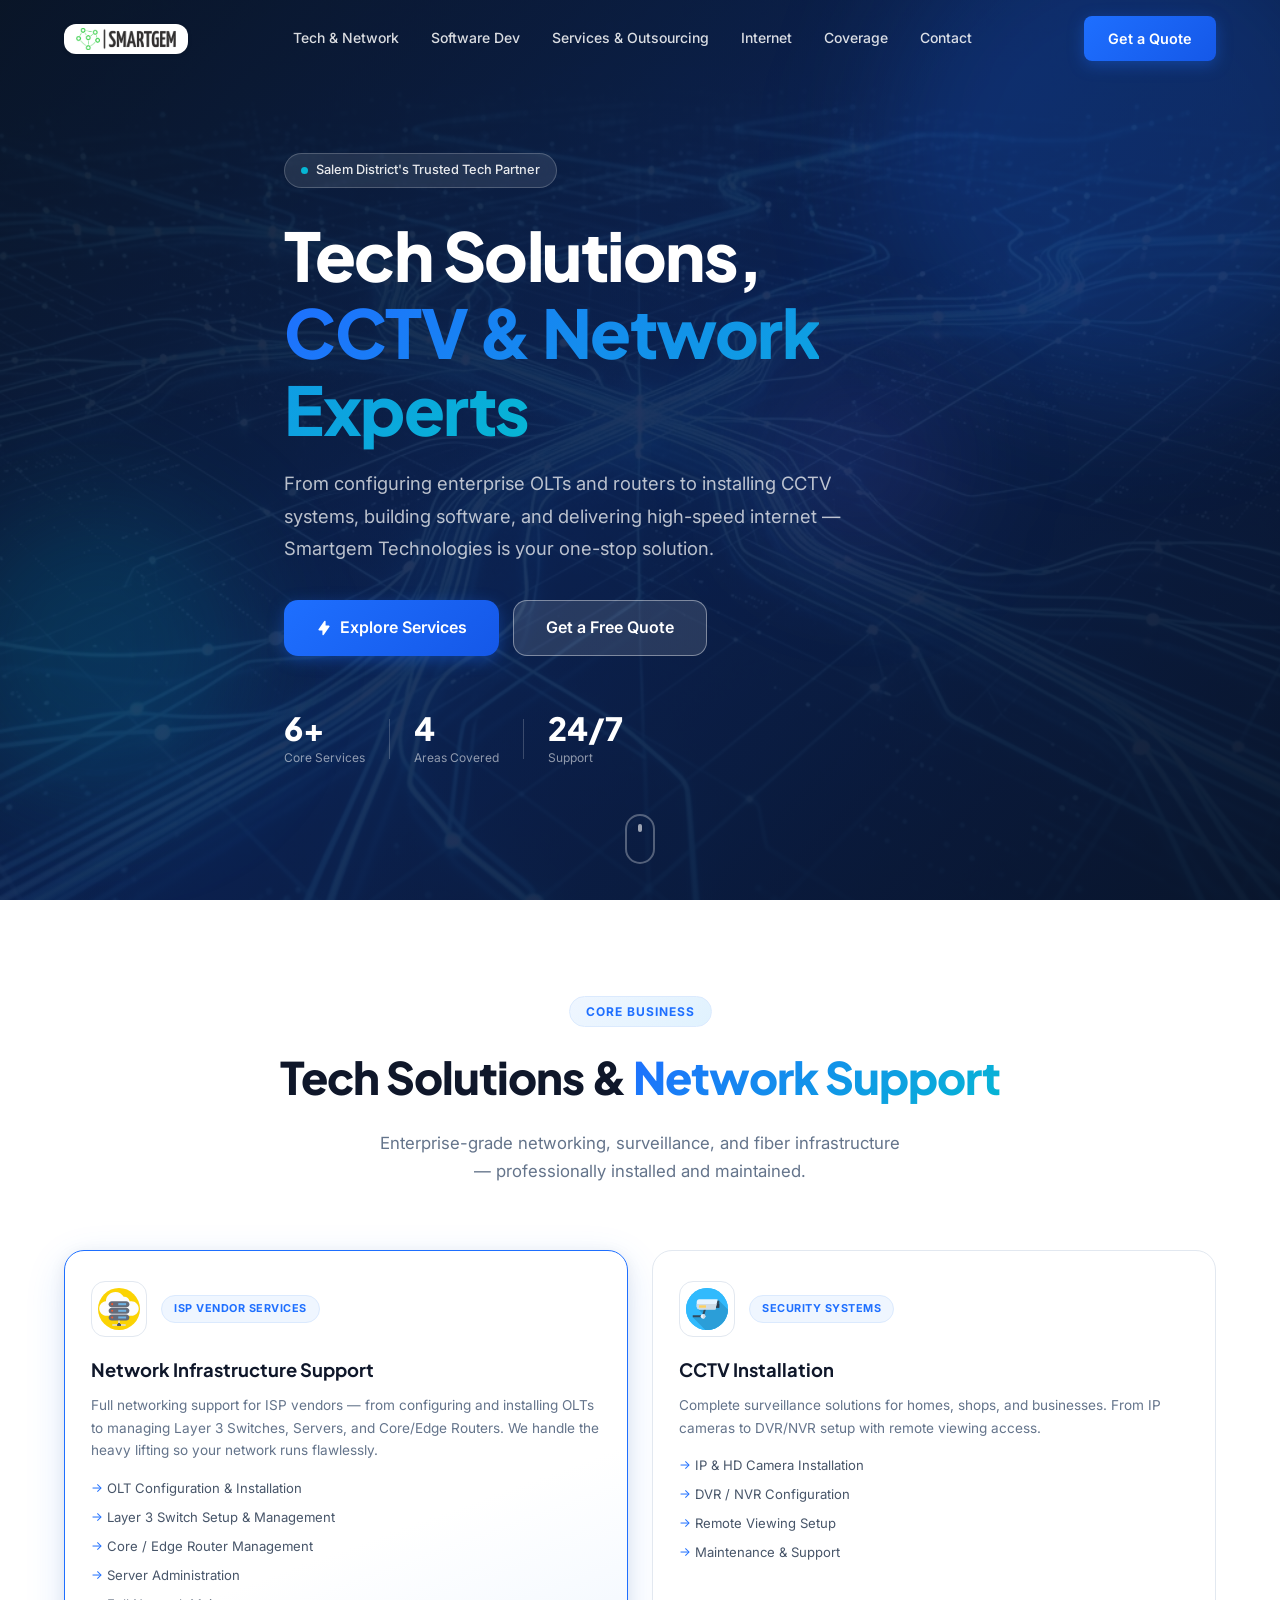
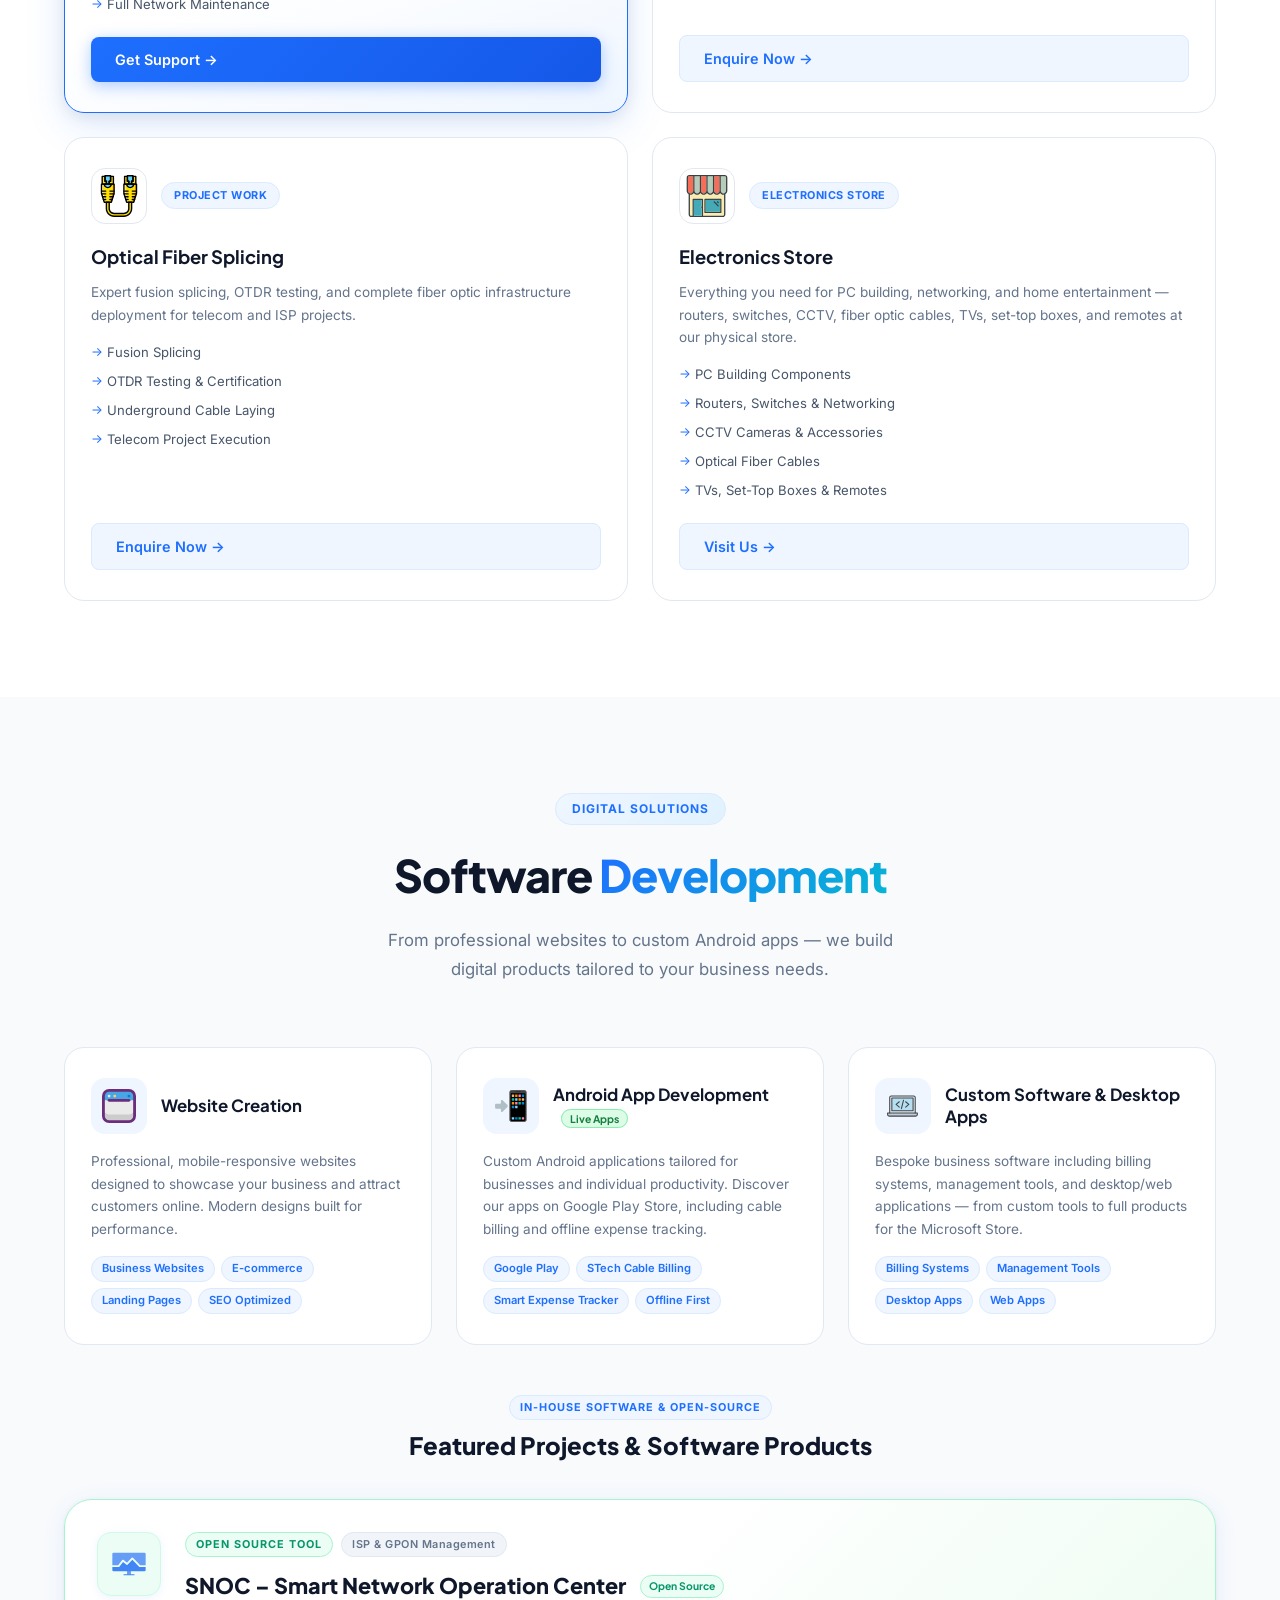
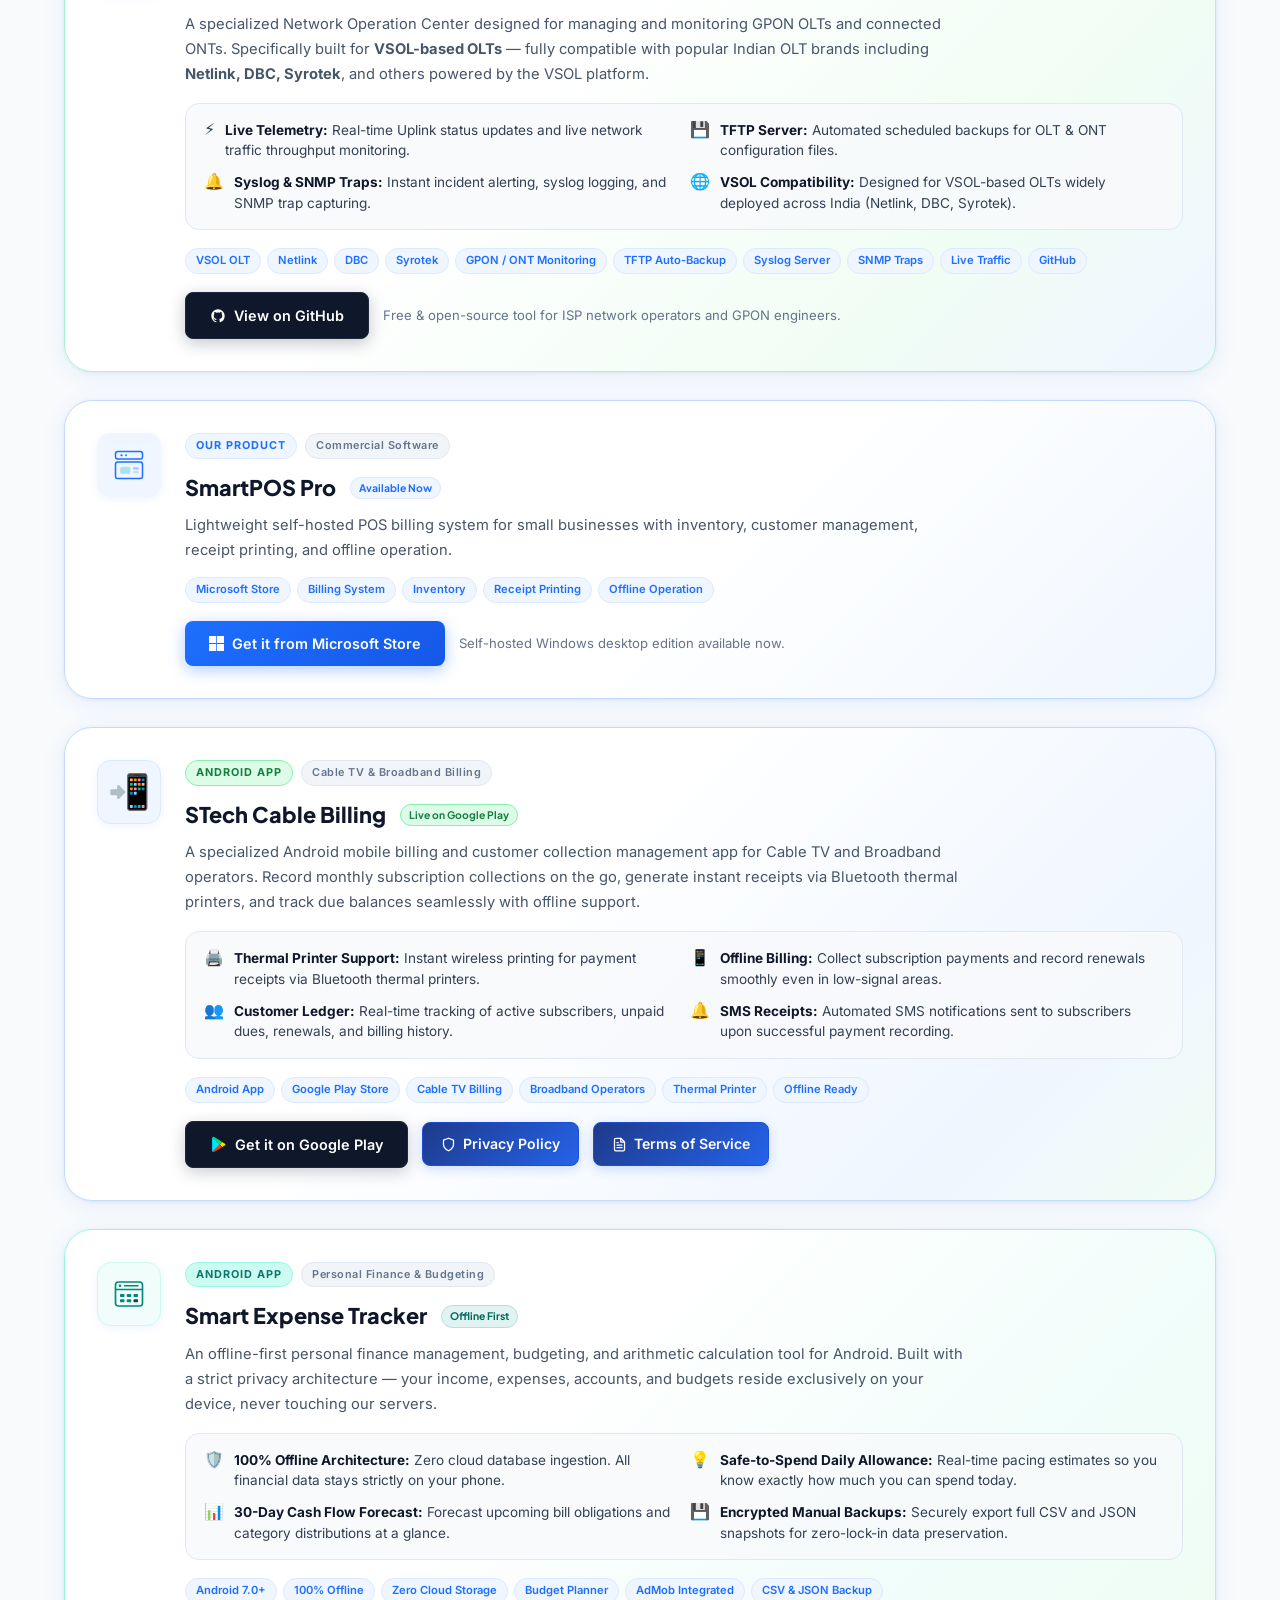
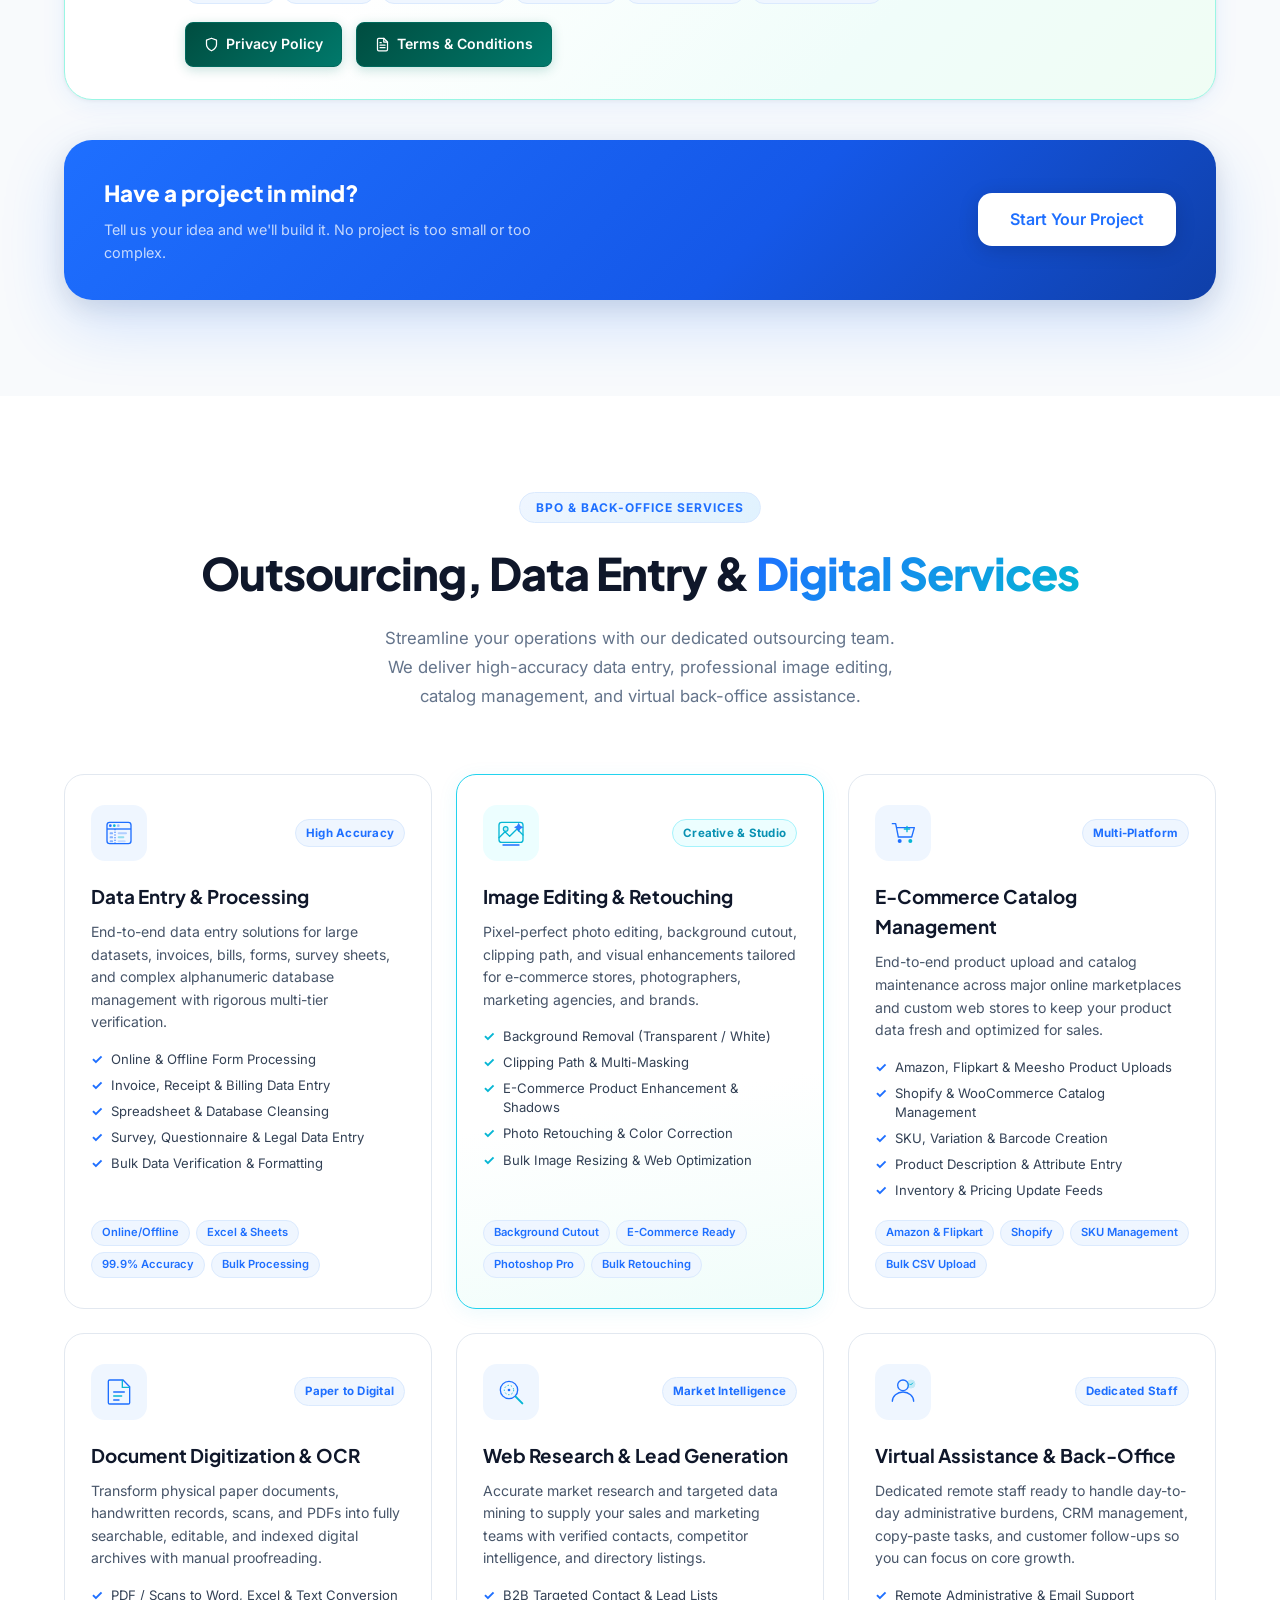
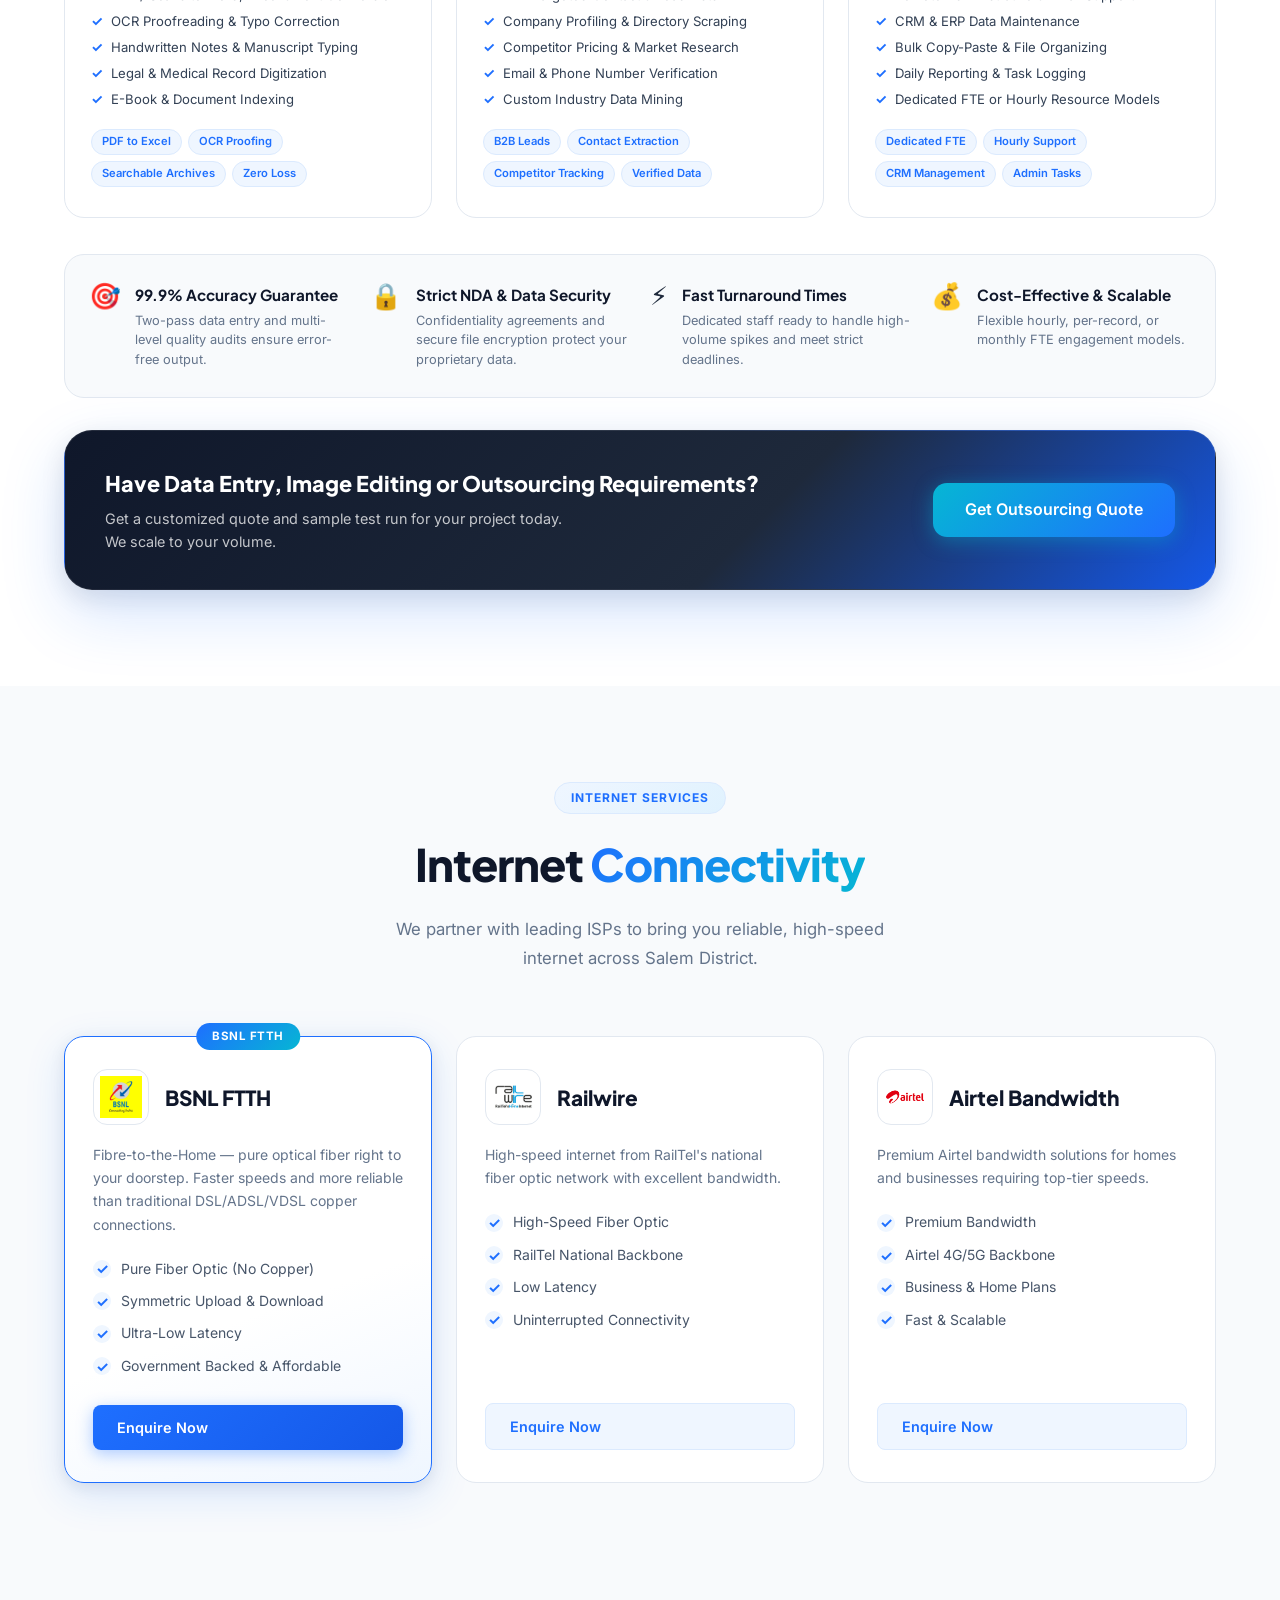
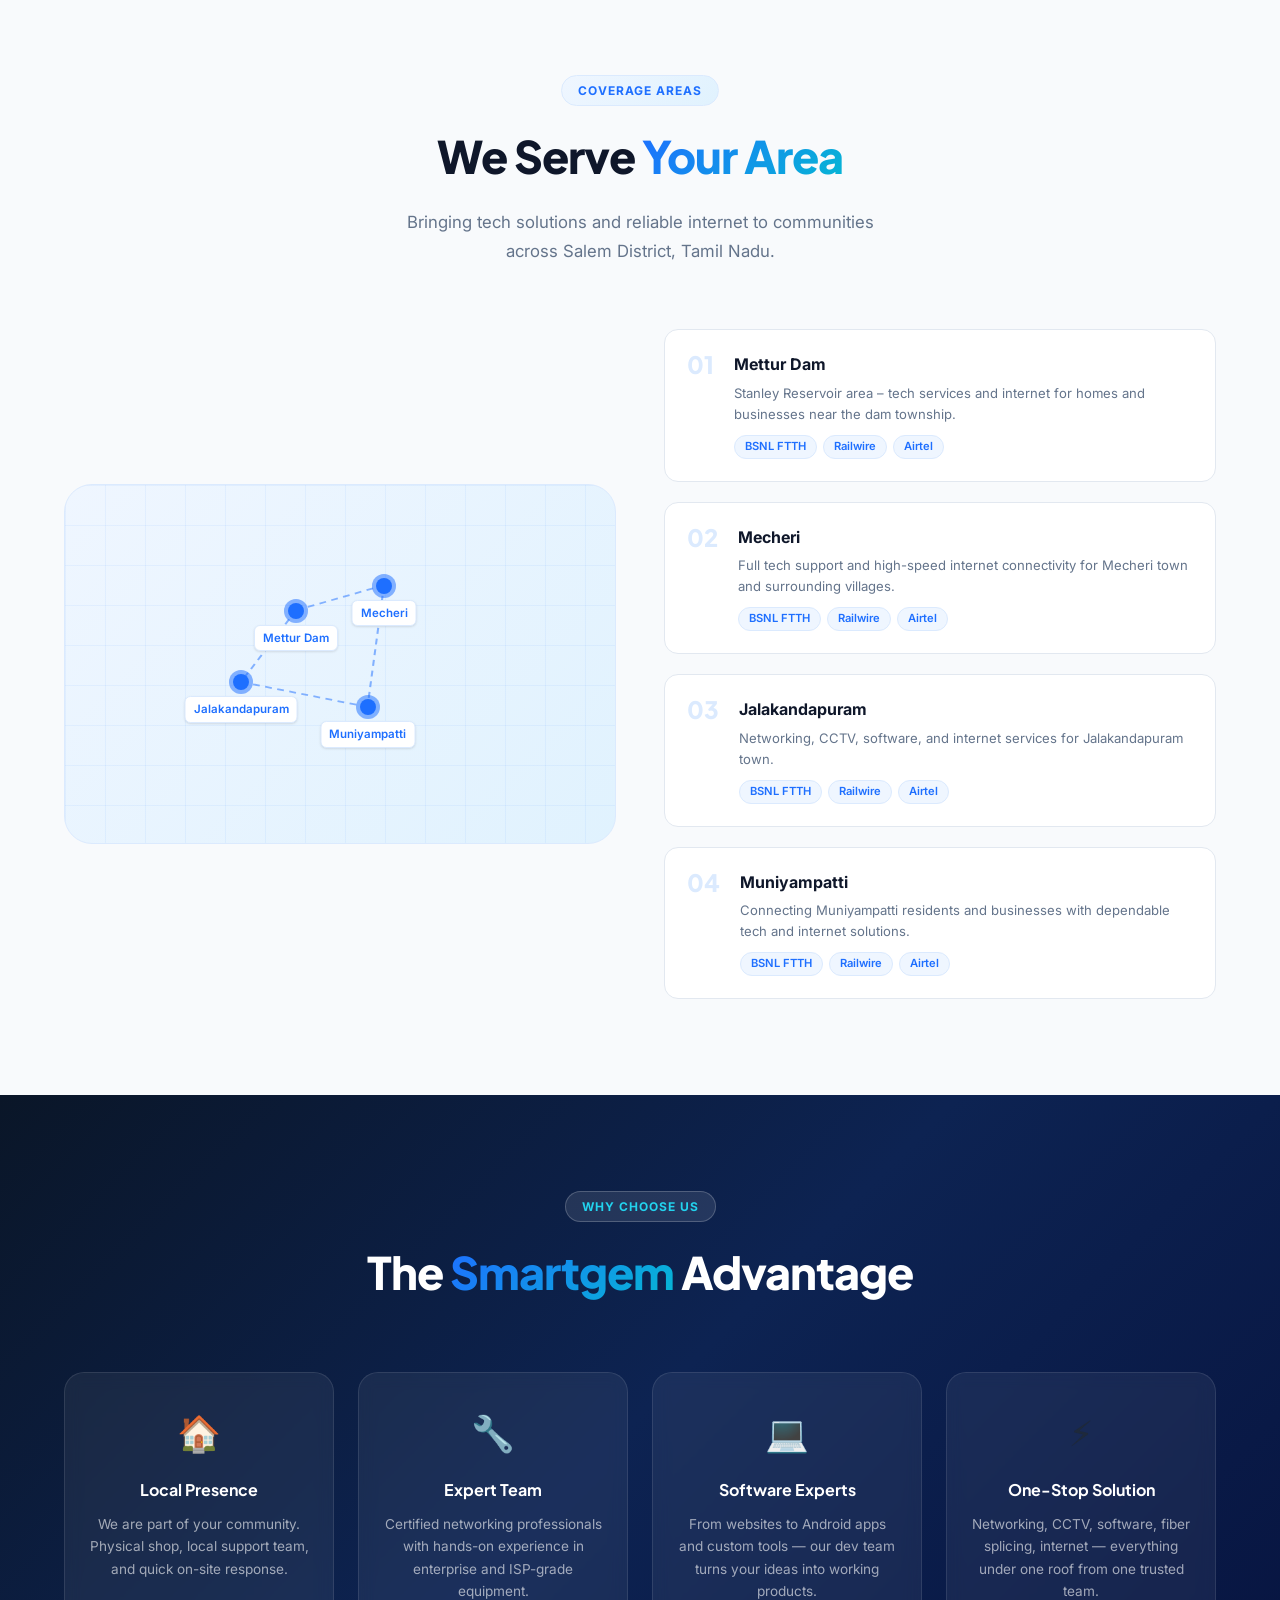
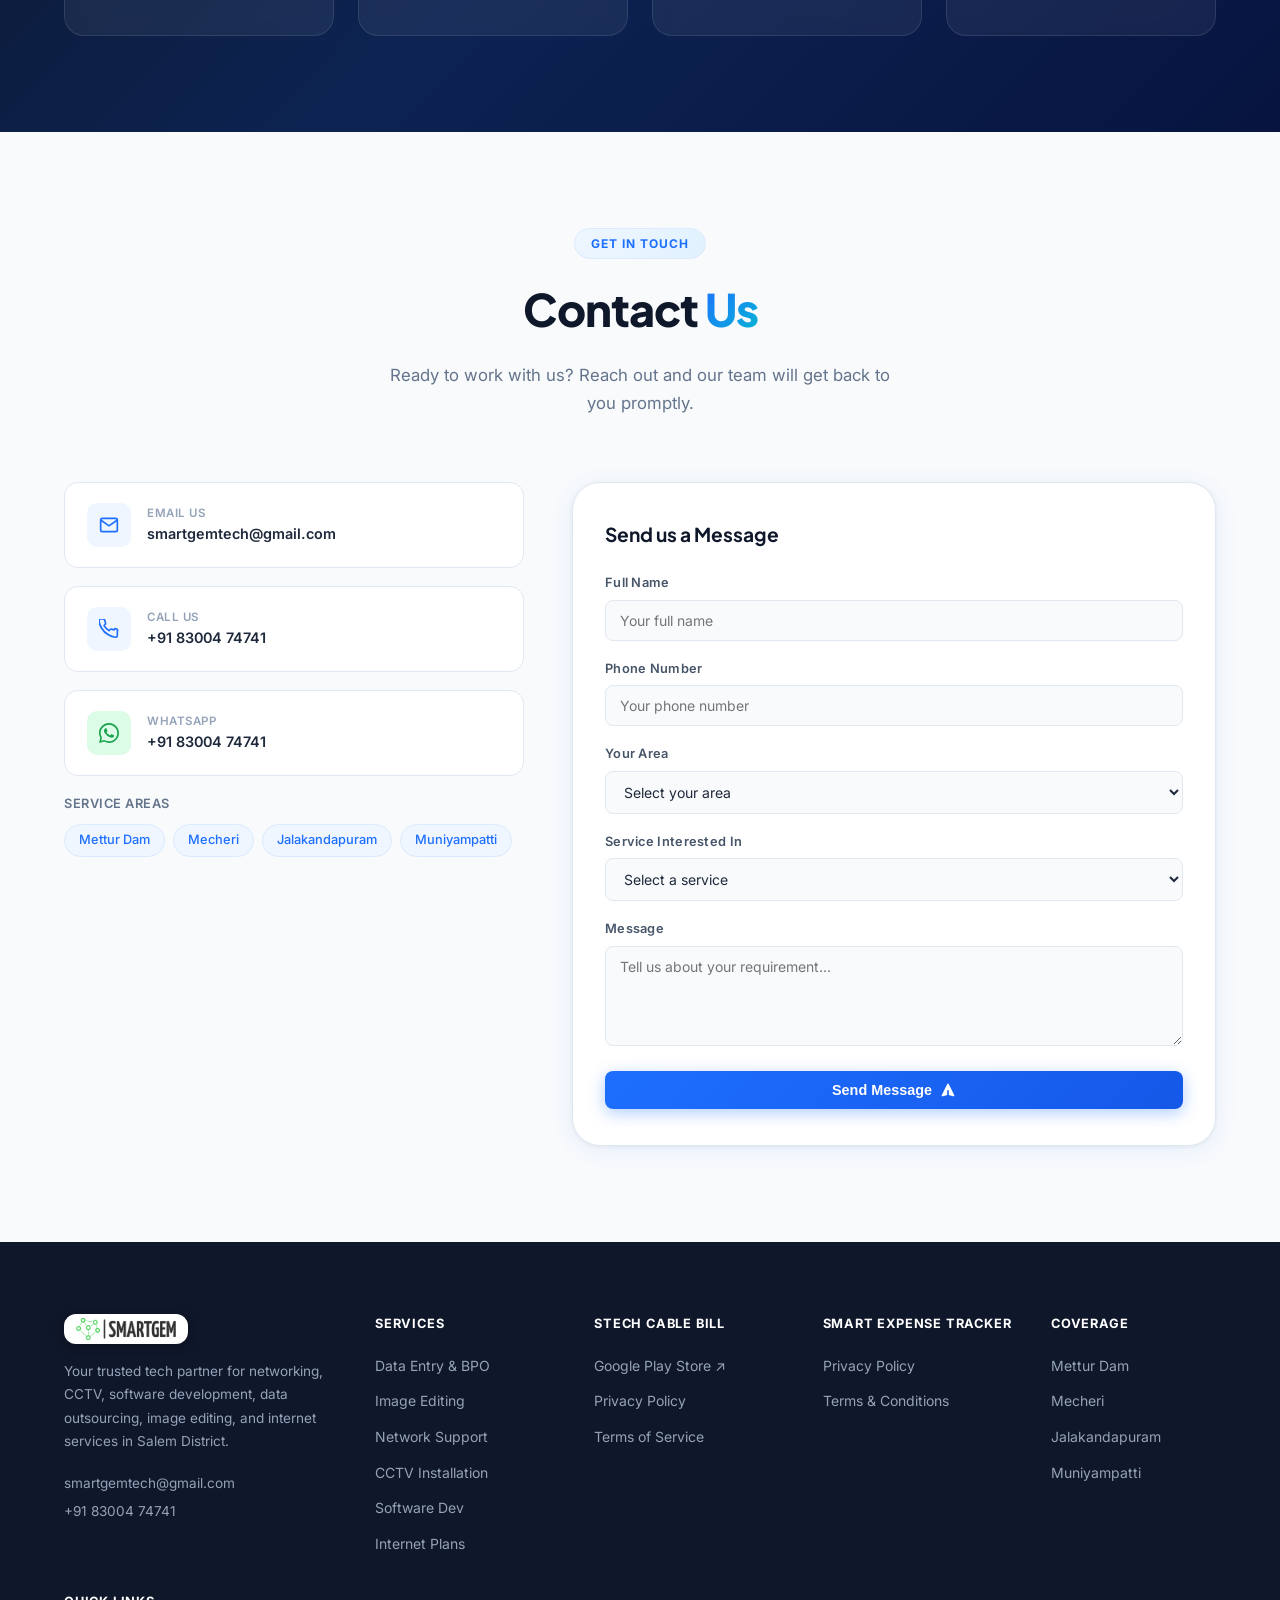
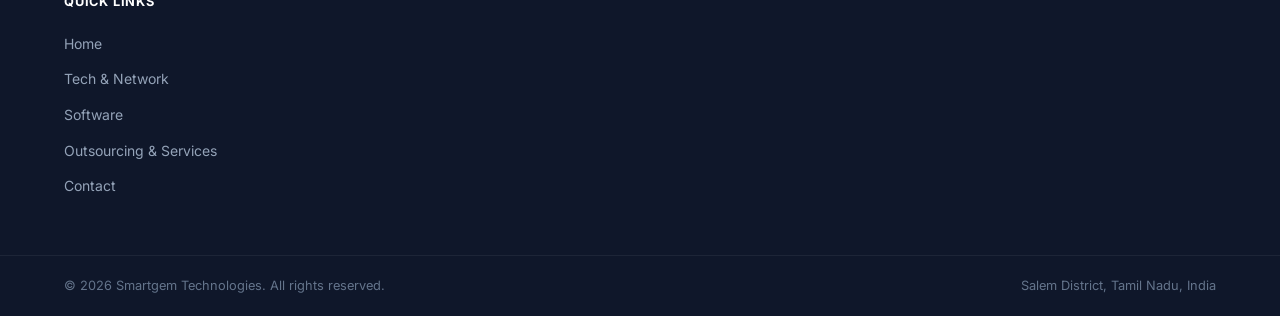
<file: index.html>
<!DOCTYPE html>
<html lang="en">
<head>
  <!-- Google tag (gtag.js) -->
  <script async src="https://www.googletagmanager.com/gtag/js?id=G-7BC42029JB"></script>
  <script>
    window.dataLayer = window.dataLayer || [];
    function gtag(){dataLayer.push(arguments);}
    gtag('js', new Date());

    gtag('config', 'G-7BC42029JB');
  </script>
  <meta charset="UTF-8" />
  <meta name="viewport" content="width=device-width, initial-scale=1.0" />
  <title>Smartgem Technologies – Tech Solutions, CCTV, Network & Software Services in Salem District</title>
  <meta name="description" content="Smartgem Technologies offers enterprise networking, CCTV installation, fiber optic splicing, software development, website & Android app creation, and internet services in Mettur Dam, Mecheri, Jalakandapuram & Muniyampatti." />
  <meta name="keywords" content="network support Salem, CCTV installation Mettur Dam, fiber splicing, OLT configuration, software development, Android app, website development, ISP services, Smartgem Technologies" />
  <link rel="icon" type="image/png" href="tab-logo.png" />
  <link rel="preconnect" href="https://fonts.googleapis.com" />
  <link rel="preconnect" href="https://fonts.gstatic.com" crossorigin />
  <link href="https://fonts.googleapis.com/css2?family=Inter:wght@300;400;500;600;700;800;900&family=Plus+Jakarta+Sans:wght@400;500;600;700;800&display=swap" rel="stylesheet" />
  <link rel="stylesheet" href="style.css" />
</head>
<body>

  <!-- ===== NAVBAR ===== -->
  <header class="navbar" id="navbar">
    <div class="container nav-container">
      <a href="#" class="logo" id="logo-link">
        <img src="logo.png" alt="Smartgem Technologies" class="logo-img" />
      </a>
      <nav class="nav-links" id="nav-links">
        <a href="/tech-services.html" class="nav-link"><span class="nav-icon" aria-hidden="true"><svg viewBox="0 0 24 24" fill="none" stroke="currentColor" stroke-width="2" stroke-linecap="round" stroke-linejoin="round"><rect x="2" y="2" width="20" height="8" rx="2"/><rect x="2" y="14" width="20" height="8" rx="2"/><line x1="6" y1="6" x2="6.01" y2="6"/><line x1="6" y1="18" x2="6.01" y2="18"/></svg></span>Tech &amp; Network</a>
        <a href="/software.html" class="nav-link"><span class="nav-icon" aria-hidden="true"><svg viewBox="0 0 24 24" fill="none" stroke="currentColor" stroke-width="2" stroke-linecap="round" stroke-linejoin="round"><polyline points="16 18 22 12 16 6"/><polyline points="8 6 2 12 8 18"/></svg></span>Software Dev</a>
        <a href="/services.html" class="nav-link"><span class="nav-icon" aria-hidden="true"><svg viewBox="0 0 24 24" fill="none" stroke="currentColor" stroke-width="2" stroke-linecap="round" stroke-linejoin="round"><path d="M16 4h2a2 2 0 0 1 2 2v14a2 2 0 0 1-2 2H6a2 2 0 0 1-2-2V6a2 2 0 0 1 2-2h2"/><rect x="8" y="2" width="8" height="4" rx="1" ry="1"/><path d="M9 14l2 2 4-4"/></svg></span>Services &amp; Outsourcing</a>
        <a href="/internet.html" class="nav-link"><span class="nav-icon" aria-hidden="true"><svg viewBox="0 0 24 24" fill="none" stroke="currentColor" stroke-width="2" stroke-linecap="round" stroke-linejoin="round"><path d="M5 12.55a11 11 0 0 1 14.08 0"/><path d="M1.42 9a16 16 0 0 1 21.16 0"/><path d="M8.53 16.11a6 6 0 0 1 6.95 0"/><line x1="12" y1="20" x2="12.01" y2="20"/></svg></span>Internet</a>
        <a href="/coverage.html" class="nav-link"><span class="nav-icon" aria-hidden="true"><svg viewBox="0 0 24 24" fill="none" stroke="currentColor" stroke-width="2" stroke-linecap="round" stroke-linejoin="round"><path d="M21 10c0 7-9 13-9 13s-9-6-9-13a9 9 0 0 1 18 0z"/><circle cx="12" cy="10" r="3"/></svg></span>Coverage</a>
        <a href="/contact.html" class="nav-link"><span class="nav-icon" aria-hidden="true"><svg viewBox="0 0 24 24" fill="none" stroke="currentColor" stroke-width="2" stroke-linecap="round" stroke-linejoin="round"><path d="M22 16.92v3a2 2 0 0 1-2.18 2 19.79 19.79 0 0 1-8.63-3.07 19.5 19.5 0 0 1-6-6 19.79 19.79 0 0 1-3.07-8.67A2 2 0 0 1 4.11 2h3a2 2 0 0 1 2 1.72 12.84 12.84 0 0 0 .7 2.81 2 2 0 0 1-.45 2.11L8.09 9.91a16 16 0 0 0 6 6l1.27-1.27a2 2 0 0 1 2.11-.45 12.84 12.84 0 0 0 2.81.7A2 2 0 0 1 22 16.92z"/></svg></span>Contact</a>
      </nav>
      <a href="/contact.html" class="btn btn-primary nav-cta" id="nav-cta">Get a Quote</a>
      <button class="hamburger" id="hamburger" aria-label="Toggle menu">
        <span></span><span></span><span></span>
      </button>
    </div>
  </header>

  <!-- ===== HERO ===== -->
  <section class="hero" id="hero">
    <div class="hero-bg"></div>
    <div class="hero-overlay"></div>
    <div class="floating-orb orb-1"></div>
    <div class="floating-orb orb-2"></div>
    <div class="floating-orb orb-3"></div>
    <div class="container hero-content">
      <div class="hero-badge">
        <span class="badge-dot"></span>
        Salem District's Trusted Tech Partner
      </div>
      <h1 class="hero-title">
        Tech Solutions,<br/>
        <span class="gradient-text">CCTV & Network Experts</span>
      </h1>
      <p class="hero-subtitle">
        From configuring enterprise OLTs and routers to installing CCTV systems, building software, and delivering high-speed internet — Smartgem Technologies is your one-stop solution.
      </p>
      <div class="hero-ctas">
        <a href="#tech-services" class="btn btn-primary btn-lg" id="hero-services-btn">
          <svg class="btn-icon" viewBox="0 0 20 20" fill="currentColor"><path fill-rule="evenodd" d="M11.3 1.046A1 1 0 0112 2v5h4a1 1 0 01.82 1.573l-7 10A1 1 0 018 18v-5H4a1 1 0 01-.82-1.573l7-10a1 1 0 011.12-.38z" clip-rule="evenodd"/></svg>
          Explore Services
        </a>
        <a href="#contact" class="btn btn-outline btn-lg" id="hero-contact-btn">
          Get a Free Quote
        </a>
      </div>
      <div class="hero-stats">
        <div class="stat">
          <span class="stat-number">6+</span>
          <span class="stat-label">Core Services</span>
        </div>
        <div class="stat-divider"></div>
        <div class="stat">
          <span class="stat-number">4</span>
          <span class="stat-label">Areas Covered</span>
        </div>
        <div class="stat-divider"></div>
        <div class="stat">
          <span class="stat-number">24/7</span>
          <span class="stat-label">Support</span>
        </div>
      </div>
    </div>
    <div class="hero-scroll-indicator">
      <div class="scroll-dot"></div>
    </div>
  </section>

  <!-- ===== TECH SOLUTIONS & NETWORK SUPPORT ===== -->
  <section class="section" id="tech-services">
    <div class="container">
      <div class="section-header">
        <div class="section-badge">Core Business</div>
        <h2 class="section-title">Tech Solutions &amp; <span class="gradient-text">Network Support</span></h2>
        <p class="section-subtitle">Enterprise-grade networking, surveillance, and fiber infrastructure — professionally installed and maintained.</p>
      </div>

      <!-- Big featured cards row for core services -->
      <div class="core-services-grid">

        <div class="core-card core-card-featured" id="core-networking">
          <div class="core-card-head">
            <div class="core-card-icon">
              <img src="network-infra-support.svg" alt="Network Infrastructure Support" class="core-card-img" />
            </div>
            <span class="core-tag">ISP Vendor Services</span>
          </div>
          <div class="core-card-body">
            <h3 class="core-title">Network Infrastructure Support</h3>
            <p class="core-desc">Full networking support for ISP vendors — from configuring and installing OLTs to managing Layer 3 Switches, Servers, and Core/Edge Routers. We handle the heavy lifting so your network runs flawlessly.</p>
            <ul class="core-list">
              <li>OLT Configuration &amp; Installation</li>
              <li>Layer 3 Switch Setup &amp; Management</li>
              <li>Core / Edge Router Management</li>
              <li>Server Administration</li>
              <li>Full Network Maintenance</li>
            </ul>
            <a href="#contact" class="btn btn-primary" id="networking-cta">Get Support →</a>
          </div>
        </div>

        <div class="core-card" id="core-cctv">
          <div class="core-card-head">
            <div class="core-card-icon">
              <img src="cctv.svg" alt="CCTV Installation" class="core-card-img" />
            </div>
            <span class="core-tag">Security Systems</span>
          </div>
          <div class="core-card-body">
            <h3 class="core-title">CCTV Installation</h3>
            <p class="core-desc">Complete surveillance solutions for homes, shops, and businesses. From IP cameras to DVR/NVR setup with remote viewing access.</p>
            <ul class="core-list">
              <li>IP &amp; HD Camera Installation</li>
              <li>DVR / NVR Configuration</li>
              <li>Remote Viewing Setup</li>
              <li>Maintenance &amp; Support</li>
            </ul>
            <a href="#contact" class="btn btn-plan" id="cctv-cta">Enquire Now →</a>
          </div>
        </div>

        <div class="core-card" id="core-fiber">
          <div class="core-card-head">
            <div class="core-card-icon">
              <img src="ofc-cable.svg" alt="Optical Fiber Splicing" class="core-card-img" />
            </div>
            <span class="core-tag">Project Work</span>
          </div>
          <div class="core-card-body">
            <h3 class="core-title">Optical Fiber Splicing</h3>
            <p class="core-desc">Expert fusion splicing, OTDR testing, and complete fiber optic infrastructure deployment for telecom and ISP projects.</p>
            <ul class="core-list">
              <li>Fusion Splicing</li>
              <li>OTDR Testing &amp; Certification</li>
              <li>Underground Cable Laying</li>
              <li>Telecom Project Execution</li>
            </ul>
            <a href="#contact" class="btn btn-plan" id="fiber-cta">Enquire Now →</a>
          </div>
        </div>

        <div class="core-card" id="core-shop">
          <div class="core-card-head">
            <div class="core-card-icon">
              <img src="hardware-shop.svg" alt="Electronics Store" class="core-card-img" />
            </div>
            <span class="core-tag">Electronics Store</span>
          </div>
          <div class="core-card-body">
            <h3 class="core-title">Electronics Store</h3>
            <p class="core-desc">Everything you need for PC building, networking, and home entertainment — routers, switches, CCTV, fiber optic cables, TVs, set-top boxes, and remotes at our physical store.</p>
            <ul class="core-list">
              <li>PC Building Components</li>
              <li>Routers, Switches &amp; Networking</li>
              <li>CCTV Cameras &amp; Accessories</li>
              <li>Optical Fiber Cables</li>
              <li>TVs, Set-Top Boxes &amp; Remotes</li>
            </ul>
            <a href="https://maps.app.goo.gl/dxnF97T1FdeZzQT49" target="_blank" class="btn btn-plan" id="shop-cta">Visit Us →</a>
          </div>
        </div>

      </div>
    </div>
  </section>

  <!-- ===== SOFTWARE DEVELOPMENT ===== -->
  <section class="section section-alt" id="software">
    <div class="container">
      <div class="section-header">
        <div class="section-badge">Digital Solutions</div>
        <h2 class="section-title">Software <span class="gradient-text">Development</span></h2>
        <p class="section-subtitle">From professional websites to custom Android apps — we build digital products tailored to your business needs.</p>
      </div>
      <div class="software-layout">
        <div class="software-feature-card" id="sw-website">
          <div class="sw-head">
            <div class="sw-icon-wrap">
              <img src="website creation.svg" alt="Website Creation" class="sw-icon-img" />
            </div>
            <h3>Website Creation</h3>
          </div>
          <div class="sw-content">
            <p>Professional, mobile-responsive websites designed to showcase your business and attract customers online. Modern designs built for performance.</p>
            <div class="sw-tags">
              <span>Business Websites</span>
              <span>E-commerce</span>
              <span>Landing Pages</span>
              <span>SEO Optimized</span>
            </div>
          </div>
        </div>

        <div class="software-feature-card" id="sw-android">
          <div class="sw-head">
            <div class="sw-icon-wrap">
              <img src="andriod app.svg" alt="Android App Development" class="sw-icon-img" />
            </div>
            <h3>Android App Development <span class="badge-status-inline badge-live">Live Apps</span></h3>
          </div>
          <div class="sw-content">
            <p>Custom Android applications tailored for businesses and individual productivity. Discover our apps on Google Play Store, including cable billing and offline expense tracking.</p>
            <div class="sw-tags">
              <span>Google Play</span>
              <span>STech Cable Billing</span>
              <span>Smart Expense Tracker</span>
              <span>Offline First</span>
            </div>
          </div>
        </div>

        <div class="software-feature-card" id="sw-desktop">
          <div class="sw-head">
            <div class="sw-icon-wrap">
              <img src="custome software and desktop apps.svg" alt="Custom Software &amp; Desktop Apps" class="sw-icon-img" />
            </div>
            <h3>Custom Software &amp; Desktop Apps</h3>
          </div>
          <div class="sw-content">
            <p>Bespoke business software including billing systems, management tools, and desktop/web applications — from custom tools to full products for the Microsoft Store.</p>
            <div class="sw-tags">
              <span>Billing Systems</span>
              <span>Management Tools</span>
              <span>Desktop Apps</span>
              <span>Web Apps</span>
            </div>
          </div>
        </div>
      </div>

      <div class="software-products-container">
        <div class="software-products-header">
          <span class="spf-badge">In-House Software &amp; Open-Source</span>
          <h3 class="software-products-title">Featured Projects &amp; Software Products</h3>
        </div>

        <!-- PROJECT 1: SNOC (Smart Network Operation Center) -->
        <div class="software-product-featured software-product-snoc" id="project-snoc">
          <div class="spf-icon snoc-icon">
            <img src="SNOC.svg" alt="SNOC – Smart Network Operation Center" class="spf-icon-img" />
          </div>
          <div class="spf-content">
            <div class="spf-badge-row">
              <span class="spf-badge spf-badge-snoc">Open Source Tool</span>
              <span class="spf-badge-secondary">ISP &amp; GPON Management</span>
            </div>
            <h3>SNOC – Smart Network Operation Center <span class="badge-status-inline badge-snoc">Open Source</span></h3>
            <p>A specialized Network Operation Center designed for managing and monitoring GPON OLTs and connected ONTs. Specifically built for <strong>VSOL-based OLTs</strong> — fully compatible with popular Indian OLT brands including <strong>Netlink, DBC, Syrotek</strong>, and others powered by the VSOL platform.</p>
            
            <div class="spf-highlights-grid">
              <div class="spf-highlight-item">
                <span class="highlight-icon">⚡</span>
                <div class="highlight-text">
                  <strong>Live Telemetry:</strong> Real-time Uplink status updates and live network traffic throughput monitoring.
                </div>
              </div>
              <div class="spf-highlight-item">
                <span class="highlight-icon">💾</span>
                <div class="highlight-text">
                  <strong>TFTP Server:</strong> Automated scheduled backups for OLT &amp; ONT configuration files.
                </div>
              </div>
              <div class="spf-highlight-item">
                <span class="highlight-icon">🔔</span>
                <div class="highlight-text">
                  <strong>Syslog &amp; SNMP Traps:</strong> Instant incident alerting, syslog logging, and SNMP trap capturing.
                </div>
              </div>
              <div class="spf-highlight-item">
                <span class="highlight-icon">🌐</span>
                <div class="highlight-text">
                  <strong>VSOL Compatibility:</strong> Designed for VSOL-based OLTs widely deployed across India (Netlink, DBC, Syrotek).
                </div>
              </div>
            </div>

            <div class="sw-tags">
              <span>VSOL OLT</span>
              <span>Netlink</span>
              <span>DBC</span>
              <span>Syrotek</span>
              <span>GPON / ONT Monitoring</span>
              <span>TFTP Auto-Backup</span>
              <span>Syslog Server</span>
              <span>SNMP Traps</span>
              <span>Live Traffic</span>
              <span>GitHub</span>
            </div>
            <div class="spf-actions">
              <a href="https://github.com/Deaddemon001/SNOC" target="_blank" rel="noopener noreferrer" class="btn btn-github" id="snoc-github-btn">
                <svg viewBox="0 0 24 24" fill="currentColor" class="btn-icon">
                  <path fill-rule="evenodd" clip-rule="evenodd" d="M12 2C6.477 2 2 6.484 2 12.017c0 4.425 2.865 8.18 6.839 9.504.5.092.682-.217.682-.483 0-.237-.008-.868-.013-1.703-2.782.605-3.369-1.343-3.369-1.343-.454-1.158-1.11-1.466-1.11-1.466-.908-.62.069-.608.069-.608 1.003.07 1.53 1.032 1.53 1.032.892 1.53 2.341 1.088 2.91.832.092-.647.35-1.088.636-1.338-2.22-.253-4.555-1.113-4.555-4.951 0-1.093.39-1.988 1.029-2.688-.103-.253-.446-1.272.098-2.65 0 0 .84-.27 2.75 1.026A9.564 9.564 0 0112 6.844c.85.004 1.705.115 2.504.337 1.909-1.296 2.747-1.027 2.747-1.027.546 1.379.202 2.398.1 2.651.64.7 1.028 1.595 1.028 2.688 0 3.848-2.339 4.695-4.566 4.943.359.309.678.92.678 1.855 0 1.338-.012 2.419-.012 2.747 0 .268.18.58.688.482A10.019 10.019 0 0022 12.017C22 6.484 17.522 2 12 2z"/>
                </svg>
                View on GitHub
              </a>
              <span class="spf-android">Free &amp; open-source tool for ISP network operators and GPON engineers.</span>
            </div>
          </div>
        </div>

        <!-- PRODUCT 2: SmartPOS Pro -->
        <div class="software-product-featured" id="project-smartpos">
          <div class="spf-icon">
            <svg viewBox="0 0 48 48" fill="none" xmlns="http://www.w3.org/2000/svg">
              <rect x="6" y="6" width="36" height="10" rx="3" stroke="#1e6fff" stroke-width="2"/>
              <rect x="6" y="20" width="36" height="22" rx="3" stroke="#1e6fff" stroke-width="2"/>
              <circle cx="14" cy="11" r="1.5" fill="#1e6fff"/>
              <circle cx="20" cy="11" r="1.5" fill="#06b6d4"/>
              <rect x="13" y="27" width="12" height="8" rx="1.5" fill="#06b6d4" opacity="0.3" stroke="#06b6d4" stroke-width="1.5"/>
              <rect x="29" y="27" width="8" height="3" rx="1.5" fill="#1e6fff" opacity="0.35"/>
              <rect x="29" y="32" width="8" height="3" rx="1.5" fill="#1e6fff" opacity="0.2"/>
            </svg>
          </div>
          <div class="spf-content">
            <div class="spf-badge-row">
              <span class="spf-badge">Our Product</span>
              <span class="spf-badge-secondary">Commercial Software</span>
            </div>
            <h3>SmartPOS Pro <span class="badge-status-inline">Available Now</span></h3>
            <p>Lightweight self-hosted POS billing system for small businesses with inventory, customer management, receipt printing, and offline operation.</p>
            <div class="sw-tags">
              <span>Microsoft Store</span>
              <span>Billing System</span>
              <span>Inventory</span>
              <span>Receipt Printing</span>
              <span>Offline Operation</span>
            </div>
            <div class="spf-actions">
              <a href="https://apps.microsoft.com/detail/9P7FNHGW1M4P?hl=en-us&gl=IN&ocid=pdpshare" target="_blank" rel="noopener noreferrer" class="btn btn-primary" id="smartpos-msstore-btn">
                <svg viewBox="0 0 24 24" fill="currentColor" style="width: 15px; height: 15px;"><path d="M0 0h11.39v11.39H0zM12.61 0H24v11.39H12.61zM0 12.61h11.39V24H0zM12.61 12.61H24V24H12.61z"/></svg>
                Get it from Microsoft Store
              </a>
              <span class="spf-android">Self-hosted Windows desktop edition available now.</span>
            </div>
          </div>
        </div>

        <!-- PRODUCT 3: STech Cable Billing -->
        <div class="software-product-featured software-product-stech" id="project-stech-cable">
          <div class="spf-icon stech-icon">
            <img src="andriod app.svg" alt="STech Cable Billing Android App" class="spf-icon-img" />
          </div>
          <div class="spf-content">
            <div class="spf-badge-row">
              <span class="spf-badge spf-badge-live">Android App</span>
              <span class="spf-badge-secondary">Cable TV &amp; Broadband Billing</span>
            </div>
            <h3>STech Cable Billing <span class="badge-status-inline badge-live">Live on Google Play</span></h3>
            <p>A specialized Android mobile billing and customer collection management app for Cable TV and Broadband operators. Record monthly subscription collections on the go, generate instant receipts via Bluetooth thermal printers, and track due balances seamlessly with offline support.</p>
            
            <div class="spf-highlights-grid">
              <div class="spf-highlight-item">
                <span class="highlight-icon">🖨️</span>
                <div class="highlight-text">
                  <strong>Thermal Printer Support:</strong> Instant wireless printing for payment receipts via Bluetooth thermal printers.
                </div>
              </div>
              <div class="spf-highlight-item">
                <span class="highlight-icon">📱</span>
                <div class="highlight-text">
                  <strong>Offline Billing:</strong> Collect subscription payments and record renewals smoothly even in low-signal areas.
                </div>
              </div>
              <div class="spf-highlight-item">
                <span class="highlight-icon">👥</span>
                <div class="highlight-text">
                  <strong>Customer Ledger:</strong> Real-time tracking of active subscribers, unpaid dues, renewals, and billing history.
                </div>
              </div>
              <div class="spf-highlight-item">
                <span class="highlight-icon">🔔</span>
                <div class="highlight-text">
                  <strong>SMS Receipts:</strong> Automated SMS notifications sent to subscribers upon successful payment recording.
                </div>
              </div>
            </div>

            <div class="sw-tags">
              <span>Android App</span>
              <span>Google Play Store</span>
              <span>Cable TV Billing</span>
              <span>Broadband Operators</span>
              <span>Thermal Printer</span>
              <span>Offline Ready</span>
            </div>
            <div class="spf-actions">
              <a href="https://play.google.com/store/apps/details?id=com.stech.cablebilling" target="_blank" rel="noopener noreferrer" class="btn btn-playstore" id="stech-playstore-btn">
                <svg viewBox="0 0 24 24" class="btn-icon" style="width: 17px; height: 17px;" fill="none" xmlns="http://www.w3.org/2000/svg">
                  <path d="M3.609 1.814L13.793 12 3.61 22.186A2.25 2.25 0 0 1 3 20.625V3.375c0-.622.253-1.185.609-1.561z" fill="#00E5FF"/>
                  <path d="M17.207 8.586l-3.414 3.414 3.414 3.414 3.864-2.208a1.417 1.417 0 0 0 0-2.412L17.207 8.586z" fill="#FFD600"/>
                  <path d="M3.609 1.814l10.184 10.186 3.414-3.414L5.437.942a1.868 1.868 0 0 0-1.828.872z" fill="#00E676"/>
                  <path d="M13.793 12L3.61 22.186c.518.552 1.309.845 1.827.551l11.77-6.723-3.414-3.414z" fill="#FF3D00"/>
                </svg>
                Get it on Google Play
              </a>
              <a href="/privacy-policy.html" class="btn-legal btn-legal-blue" id="stech-privacy-btn">
                <svg viewBox="0 0 24 24" fill="none" stroke="currentColor" stroke-width="2" stroke-linecap="round" stroke-linejoin="round"><path d="M12 22s8-4 8-10V5l-8-3-8 3v7c0 6 8 10 8 10z"/></svg>
                Privacy Policy
              </a>
              <a href="/terms-of-service.html" class="btn-legal btn-legal-blue" id="stech-terms-btn">
                <svg viewBox="0 0 24 24" fill="none" stroke="currentColor" stroke-width="2" stroke-linecap="round" stroke-linejoin="round"><path d="M14 2H6a2 2 0 0 0-2 2v16a2 2 0 0 0 2 2h12a2 2 0 0 0 2-2V8z"/><polyline points="14 2 14 8 20 8"/><line x1="16" y1="13" x2="8" y2="13"/><line x1="16" y1="17" x2="8" y2="17"/><polyline points="10 9 9 9 8 9"/></svg>
                Terms of Service
              </a>
            </div>
          </div>
        </div>

        <!-- PRODUCT 4: Smart Expense Tracker -->
        <div class="software-product-featured software-product-expense" id="project-smart-expense">
          <div class="spf-icon expense-icon">
            <svg viewBox="0 0 48 48" fill="none" xmlns="http://www.w3.org/2000/svg">
              <rect x="6" y="8" width="36" height="32" rx="4" stroke="#00897b" stroke-width="2.2"/>
              <line x1="6" y1="18" x2="42" y2="18" stroke="#00897b" stroke-width="2"/>
              <rect x="12" y="24" width="6" height="4" rx="1" fill="#00897b"/>
              <rect x="21" y="24" width="6" height="4" rx="1" fill="#00897b"/>
              <rect x="30" y="24" width="6" height="4" rx="1" fill="#00897b"/>
              <rect x="12" y="31" width="6" height="4" rx="1" fill="#00897b"/>
              <rect x="21" y="31" width="6" height="4" rx="1" fill="#00897b"/>
              <rect x="30" y="31" width="6" height="4" rx="1" fill="#004d40"/>
              <circle cx="12" cy="13" r="1.8" fill="#00897b"/>
              <line x1="18" y1="13" x2="36" y2="13" stroke="#00897b" stroke-width="2" stroke-linecap="round"/>
            </svg>
          </div>
          <div class="spf-content">
            <div class="spf-badge-row">
              <span class="spf-badge spf-badge-expense">Android App</span>
              <span class="spf-badge-secondary">Personal Finance &amp; Budgeting</span>
            </div>
            <h3>Smart Expense Tracker <span class="badge-status-inline" style="background:#e0f2f1;color:#00695c;border-color:#b2dfdb;">Offline First</span></h3>
            <p>An offline-first personal finance management, budgeting, and arithmetic calculation tool for Android. Built with a strict privacy architecture — your income, expenses, accounts, and budgets reside exclusively on your device, never touching our servers.</p>
            
            <div class="spf-highlights-grid">
              <div class="spf-highlight-item">
                <span class="highlight-icon">🛡️</span>
                <div class="highlight-text">
                  <strong>100% Offline Architecture:</strong> Zero cloud database ingestion. All financial data stays strictly on your phone.
                </div>
              </div>
              <div class="spf-highlight-item">
                <span class="highlight-icon">💡</span>
                <div class="highlight-text">
                  <strong>Safe-to-Spend Daily Allowance:</strong> Real-time pacing estimates so you know exactly how much you can spend today.
                </div>
              </div>
              <div class="spf-highlight-item">
                <span class="highlight-icon">📊</span>
                <div class="highlight-text">
                  <strong>30-Day Cash Flow Forecast:</strong> Forecast upcoming bill obligations and category distributions at a glance.
                </div>
              </div>
              <div class="spf-highlight-item">
                <span class="highlight-icon">💾</span>
                <div class="highlight-text">
                  <strong>Encrypted Manual Backups:</strong> Securely export full CSV and JSON snapshots for zero-lock-in data preservation.
                </div>
              </div>
            </div>

            <div class="sw-tags">
              <span>Android 7.0+</span>
              <span>100% Offline</span>
              <span>Zero Cloud Storage</span>
              <span>Budget Planner</span>
              <span>AdMob Integrated</span>
              <span>CSV &amp; JSON Backup</span>
            </div>
            <div class="spf-actions">
              <a href="/smart-expense-privacy-policy.html" class="btn-legal btn-legal-teal" id="smart-expense-privacy-btn">
                <svg viewBox="0 0 24 24" fill="none" stroke="currentColor" stroke-width="2" stroke-linecap="round" stroke-linejoin="round"><path d="M12 22s8-4 8-10V5l-8-3-8 3v7c0 6 8 10 8 10z"/></svg>
                Privacy Policy
              </a>
              <a href="/smart-expense-terms.html" class="btn-legal btn-legal-teal" id="smart-expense-terms-btn">
                <svg viewBox="0 0 24 24" fill="none" stroke="currentColor" stroke-width="2" stroke-linecap="round" stroke-linejoin="round"><path d="M14 2H6a2 2 0 0 0-2 2v16a2 2 0 0 0 2 2h12a2 2 0 0 0 2-2V8z"/><polyline points="14 2 14 8 20 8"/><line x1="16" y1="13" x2="8" y2="13"/><line x1="16" y1="17" x2="8" y2="17"/><polyline points="10 9 9 9 8 9"/></svg>
                Terms &amp; Conditions
              </a>
            </div>
          </div>
        </div>
      </div>

      <div class="software-cta-banner">
        <div>
          <h3>Have a project in mind?</h3>
          <p>Tell us your idea and we'll build it. No project is too small or too complex.</p>
        </div>
        <a href="#contact" class="btn btn-primary btn-lg" id="software-enquire-btn">Start Your Project</a>
      </div>
    </div>
  </section>

  <!-- ===== OUTSOURCING & DATA SERVICES ===== -->
  <section class="section" id="services">
    <div class="container">
      <div class="section-header">
        <div class="section-badge">BPO &amp; Back-Office Services</div>
        <h2 class="section-title">Outsourcing, Data Entry &amp; <span class="gradient-text">Digital Services</span></h2>
        <p class="section-subtitle">Streamline your operations with our dedicated outsourcing team. We deliver high-accuracy data entry, professional image editing, catalog management, and virtual back-office assistance.</p>
      </div>

      <div class="outsourcing-grid">

        <!-- 1. Data Entry & Processing -->
        <div class="outsourcing-card" id="service-data-entry">
          <div class="outsourcing-card-head">
            <div class="outsourcing-icon-wrap">
              <svg viewBox="0 0 48 48" fill="none" xmlns="http://www.w3.org/2000/svg">
                <rect x="6" y="8" width="36" height="32" rx="4" stroke="#1e6fff" stroke-width="2"/>
                <line x1="6" y1="18" x2="42" y2="18" stroke="#1e6fff" stroke-width="2"/>
                <line x1="18" y1="18" x2="18" y2="40" stroke="#1e6fff" stroke-width="1.5" stroke-dasharray="2 2"/>
                <circle cx="11" cy="13" r="2" fill="#1e6fff"/>
                <circle cx="17" cy="13" r="2" fill="#06b6d4"/>
                <circle cx="23" cy="13" r="2" fill="#1e6fff" opacity="0.4"/>
                <rect x="22" y="23" width="14" height="3" rx="1.5" fill="#1e6fff" opacity="0.3"/>
                <rect x="22" y="29" width="10" height="3" rx="1.5" fill="#06b6d4" opacity="0.4"/>
                <rect x="22" y="35" width="12" height="3" rx="1.5" fill="#1e6fff" opacity="0.2"/>
                <rect x="10" y="23" width="5" height="3" rx="1" fill="#1e6fff" opacity="0.5"/>
                <rect x="10" y="29" width="5" height="3" rx="1" fill="#1e6fff" opacity="0.5"/>
                <rect x="10" y="35" width="5" height="3" rx="1" fill="#1e6fff" opacity="0.5"/>
              </svg>
            </div>
            <span class="outsourcing-badge">High Accuracy</span>
          </div>
          <div class="outsourcing-card-body">
            <h3 class="outsourcing-title">Data Entry &amp; Processing</h3>
            <p class="outsourcing-desc">End-to-end data entry solutions for large datasets, invoices, bills, forms, survey sheets, and complex alphanumeric database management with rigorous multi-tier verification.</p>
            <ul class="outsourcing-list">
              <li>Online &amp; Offline Form Processing</li>
              <li>Invoice, Receipt &amp; Billing Data Entry</li>
              <li>Spreadsheet &amp; Database Cleansing</li>
              <li>Survey, Questionnaire &amp; Legal Data Entry</li>
              <li>Bulk Data Verification &amp; Formatting</li>
            </ul>
            <div class="sw-tags">
              <span>Online/Offline</span>
              <span>Excel &amp; Sheets</span>
              <span>99.9% Accuracy</span>
              <span>Bulk Processing</span>
            </div>
          </div>
        </div>

        <!-- 2. Image Editing & Retouching -->
        <div class="outsourcing-card outsourcing-card-highlight" id="service-image-editing">
          <div class="outsourcing-card-head">
            <div class="outsourcing-icon-wrap icon-cyan">
              <svg viewBox="0 0 48 48" fill="none" xmlns="http://www.w3.org/2000/svg">
                <rect x="6" y="8" width="36" height="30" rx="4" stroke="#06b6d4" stroke-width="2"/>
                <circle cx="16" cy="18" r="3.5" stroke="#06b6d4" stroke-width="1.8" fill="#06b6d4" fill-opacity="0.2"/>
                <path d="M6 31l9-9 7 7 11-11 9 9" stroke="#06b6d4" stroke-width="2" stroke-linecap="round" stroke-linejoin="round"/>
                <path d="M33 13l2.5-4.5L38 13l4.5 2.5L38 18l-2.5 4.5L33 18l-4.5-2.5z" fill="#1e6fff" opacity="0.9"/>
                <line x1="12" y1="42" x2="36" y2="42" stroke="#1e6fff" stroke-width="2" stroke-linecap="round"/>
              </svg>
            </div>
            <span class="outsourcing-badge badge-featured">Creative &amp; Studio</span>
          </div>
          <div class="outsourcing-card-body">
            <h3 class="outsourcing-title">Image Editing &amp; Retouching</h3>
            <p class="outsourcing-desc">Pixel-perfect photo editing, background cutout, clipping path, and visual enhancements tailored for e-commerce stores, photographers, marketing agencies, and brands.</p>
            <ul class="outsourcing-list">
              <li>Background Removal (Transparent / White)</li>
              <li>Clipping Path &amp; Multi-Masking</li>
              <li>E-Commerce Product Enhancement &amp; Shadows</li>
              <li>Photo Retouching &amp; Color Correction</li>
              <li>Bulk Image Resizing &amp; Web Optimization</li>
            </ul>
            <div class="sw-tags">
              <span>Background Cutout</span>
              <span>E-Commerce Ready</span>
              <span>Photoshop Pro</span>
              <span>Bulk Retouching</span>
            </div>
          </div>
        </div>

        <!-- 3. E-Commerce Catalog Management -->
        <div class="outsourcing-card" id="service-ecommerce">
          <div class="outsourcing-card-head">
            <div class="outsourcing-icon-wrap">
              <svg viewBox="0 0 48 48" fill="none" xmlns="http://www.w3.org/2000/svg">
                <path d="M8 10h5l4 20h20l4-14H15" stroke="#1e6fff" stroke-width="2" stroke-linecap="round" stroke-linejoin="round"/>
                <circle cx="19" cy="36" r="3" fill="#1e6fff"/>
                <circle cx="35" cy="36" r="3" fill="#06b6d4"/>
                <path d="M26 18h8M30 14v8" stroke="#06b6d4" stroke-width="2" stroke-linecap="round"/>
              </svg>
            </div>
            <span class="outsourcing-badge">Multi-Platform</span>
          </div>
          <div class="outsourcing-card-body">
            <h3 class="outsourcing-title">E-Commerce Catalog Management</h3>
            <p class="outsourcing-desc">End-to-end product upload and catalog maintenance across major online marketplaces and custom web stores to keep your product data fresh and optimized for sales.</p>
            <ul class="outsourcing-list">
              <li>Amazon, Flipkart &amp; Meesho Product Uploads</li>
              <li>Shopify &amp; WooCommerce Catalog Management</li>
              <li>SKU, Variation &amp; Barcode Creation</li>
              <li>Product Description &amp; Attribute Entry</li>
              <li>Inventory &amp; Pricing Update Feeds</li>
            </ul>
            <div class="sw-tags">
              <span>Amazon &amp; Flipkart</span>
              <span>Shopify</span>
              <span>SKU Management</span>
              <span>Bulk CSV Upload</span>
            </div>
          </div>
        </div>

        <!-- 4. Document Digitization & OCR -->
        <div class="outsourcing-card" id="service-digitization">
          <div class="outsourcing-card-head">
            <div class="outsourcing-icon-wrap">
              <svg viewBox="0 0 48 48" fill="none" xmlns="http://www.w3.org/2000/svg">
                <path d="M10 6h20l10 10v24a2 2 0 0 1-2 2H10a2 2 0 0 1-2-2V8a2 2 0 0 1 2-2z" stroke="#1e6fff" stroke-width="2"/>
                <polyline points="29 6 29 17 40 17" stroke="#06b6d4" stroke-width="2"/>
                <line x1="16" y1="24" x2="32" y2="24" stroke="#1e6fff" stroke-width="2" stroke-linecap="round"/>
                <line x1="16" y1="30" x2="28" y2="30" stroke="#06b6d4" stroke-width="2" stroke-linecap="round"/>
                <line x1="16" y1="36" x2="24" y2="36" stroke="#1e6fff" stroke-width="2" stroke-linecap="round"/>
              </svg>
            </div>
            <span class="outsourcing-badge">Paper to Digital</span>
          </div>
          <div class="outsourcing-card-body">
            <h3 class="outsourcing-title">Document Digitization &amp; OCR</h3>
            <p class="outsourcing-desc">Transform physical paper documents, handwritten records, scans, and PDFs into fully searchable, editable, and indexed digital archives with manual proofreading.</p>
            <ul class="outsourcing-list">
              <li>PDF / Scans to Word, Excel &amp; Text Conversion</li>
              <li>OCR Proofreading &amp; Typo Correction</li>
              <li>Handwritten Notes &amp; Manuscript Typing</li>
              <li>Legal &amp; Medical Record Digitization</li>
              <li>E-Book &amp; Document Indexing</li>
            </ul>
            <div class="sw-tags">
              <span>PDF to Excel</span>
              <span>OCR Proofing</span>
              <span>Searchable Archives</span>
              <span>Zero Loss</span>
            </div>
          </div>
        </div>

        <!-- 5. Web Research & Lead Generation -->
        <div class="outsourcing-card" id="service-web-research">
          <div class="outsourcing-card-head">
            <div class="outsourcing-icon-wrap">
              <svg viewBox="0 0 48 48" fill="none" xmlns="http://www.w3.org/2000/svg">
                <circle cx="21" cy="21" r="13" stroke="#1e6fff" stroke-width="2"/>
                <line x1="31" y1="31" x2="41" y2="41" stroke="#06b6d4" stroke-width="3" stroke-linecap="round"/>
                <circle cx="21" cy="21" r="7" stroke="#06b6d4" stroke-width="1.5" stroke-dasharray="2 3"/>
                <circle cx="21" cy="21" r="2" fill="#1e6fff"/>
              </svg>
            </div>
            <span class="outsourcing-badge">Market Intelligence</span>
          </div>
          <div class="outsourcing-card-body">
            <h3 class="outsourcing-title">Web Research &amp; Lead Generation</h3>
            <p class="outsourcing-desc">Accurate market research and targeted data mining to supply your sales and marketing teams with verified contacts, competitor intelligence, and directory listings.</p>
            <ul class="outsourcing-list">
              <li>B2B Targeted Contact &amp; Lead Lists</li>
              <li>Company Profiling &amp; Directory Scraping</li>
              <li>Competitor Pricing &amp; Market Research</li>
              <li>Email &amp; Phone Number Verification</li>
              <li>Custom Industry Data Mining</li>
            </ul>
            <div class="sw-tags">
              <span>B2B Leads</span>
              <span>Contact Extraction</span>
              <span>Competitor Tracking</span>
              <span>Verified Data</span>
            </div>
          </div>
        </div>

        <!-- 6. Virtual Assistance & Back-Office Support -->
        <div class="outsourcing-card" id="service-virtual-assistant">
          <div class="outsourcing-card-head">
            <div class="outsourcing-icon-wrap">
              <svg viewBox="0 0 48 48" fill="none" xmlns="http://www.w3.org/2000/svg">
                <circle cx="24" cy="14" r="8" stroke="#1e6fff" stroke-width="2"/>
                <path d="M8 38c0-7.732 7.163-14 16-14s16 6.268 16 14" stroke="#1e6fff" stroke-width="2" stroke-linecap="round"/>
                <circle cx="36" cy="12" r="6" fill="#06b6d4" opacity="0.2" stroke="#06b6d4" stroke-width="1.5"/>
                <path d="M34 12l1.5 1.5 3-3" stroke="#06b6d4" stroke-width="1.5" stroke-linecap="round" stroke-linejoin="round"/>
              </svg>
            </div>
            <span class="outsourcing-badge">Dedicated Staff</span>
          </div>
          <div class="outsourcing-card-body">
            <h3 class="outsourcing-title">Virtual Assistance &amp; Back-Office</h3>
            <p class="outsourcing-desc">Dedicated remote staff ready to handle day-to-day administrative burdens, CRM management, copy-paste tasks, and customer follow-ups so you can focus on core growth.</p>
            <ul class="outsourcing-list">
              <li>Remote Administrative &amp; Email Support</li>
              <li>CRM &amp; ERP Data Maintenance</li>
              <li>Bulk Copy-Paste &amp; File Organizing</li>
              <li>Daily Reporting &amp; Task Logging</li>
              <li>Dedicated FTE or Hourly Resource Models</li>
            </ul>
            <div class="sw-tags">
              <span>Dedicated FTE</span>
              <span>Hourly Support</span>
              <span>CRM Management</span>
              <span>Admin Tasks</span>
            </div>
          </div>
        </div>

      </div>

      <!-- OUTSOURCING VALUE PROPS -->
      <div class="outsourcing-benefits-bar">
        <div class="benefit-item">
          <div class="benefit-icon">🎯</div>
          <div class="benefit-info">
            <h4>99.9% Accuracy Guarantee</h4>
            <p>Two-pass data entry and multi-level quality audits ensure error-free output.</p>
          </div>
        </div>
        <div class="benefit-item">
          <div class="benefit-icon">🔒</div>
          <div class="benefit-info">
            <h4>Strict NDA &amp; Data Security</h4>
            <p>Confidentiality agreements and secure file encryption protect your proprietary data.</p>
          </div>
        </div>
        <div class="benefit-item">
          <div class="benefit-icon">⚡</div>
          <div class="benefit-info">
            <h4>Fast Turnaround Times</h4>
            <p>Dedicated staff ready to handle high-volume spikes and meet strict deadlines.</p>
          </div>
        </div>
        <div class="benefit-item">
          <div class="benefit-icon">💰</div>
          <div class="benefit-info">
            <h4>Cost-Effective &amp; Scalable</h4>
            <p>Flexible hourly, per-record, or monthly FTE engagement models.</p>
          </div>
        </div>
      </div>

      <!-- OUTSOURCING CTA BANNER -->
      <div class="outsourcing-cta-banner">
        <div>
          <h3>Have Data Entry, Image Editing or Outsourcing Requirements?</h3>
          <p>Get a customized quote and sample test run for your project today. We scale to your volume.</p>
        </div>
        <a href="#contact" class="btn btn-primary btn-lg" id="outsourcing-quote-btn">Get Outsourcing Quote</a>
      </div>
    </div>
  </section>

  <!-- ===== INTERNET PLANS ===== -->
  <section class="section section-alt" id="internet">
    <div class="container">
      <div class="section-header">
        <div class="section-badge">Internet Services</div>
        <h2 class="section-title">Internet <span class="gradient-text">Connectivity</span></h2>
        <p class="section-subtitle">We partner with leading ISPs to bring you reliable, high-speed internet across Salem District.</p>
      </div>
      <div class="plans-grid">
        <div class="plan-card plan-featured" id="plan-bsnl">
          <div class="plan-badge-top">BSNL FTTH</div>
          <div class="plan-head">
            <div class="plan-icon">
              <img src="bsnllogo.jpg" alt="BSNL" class="plan-logo" />
            </div>
            <h3 class="plan-name">BSNL FTTH</h3>
          </div>
          <p class="plan-desc">Fibre-to-the-Home — pure optical fiber right to your doorstep. Faster speeds and more reliable than traditional DSL/ADSL/VDSL copper connections.</p>
          <ul class="plan-features">
            <li><span class="check-icon">✓</span> Pure Fiber Optic (No Copper)</li>
            <li><span class="check-icon">✓</span> Symmetric Upload &amp; Download</li>
            <li><span class="check-icon">✓</span> Ultra-Low Latency</li>
            <li><span class="check-icon">✓</span> Government Backed &amp; Affordable</li>
          </ul>
          <a href="#contact" class="btn btn-primary" id="bsnl-enquire-btn">Enquire Now</a>
        </div>
        <div class="plan-card" id="plan-railwire">
          <div class="plan-head">
            <div class="plan-icon">
              <img src="railwirelogo.png" alt="Railwire" class="plan-logo" />
            </div>
            <h3 class="plan-name">Railwire</h3>
          </div>
          <p class="plan-desc">High-speed internet from RailTel's national fiber optic network with excellent bandwidth.</p>
          <ul class="plan-features">
            <li><span class="check-icon">✓</span> High-Speed Fiber Optic</li>
            <li><span class="check-icon">✓</span> RailTel National Backbone</li>
            <li><span class="check-icon">✓</span> Low Latency</li>
            <li><span class="check-icon">✓</span> Uninterrupted Connectivity</li>
          </ul>
          <a href="#contact" class="btn btn-plan" id="railwire-enquire-btn">Enquire Now</a>
        </div>
        <div class="plan-card" id="plan-airtel">
          <div class="plan-head">
            <div class="plan-icon">
              <img src="airtellogo.png" alt="Airtel" class="plan-logo" />
            </div>
            <h3 class="plan-name">Airtel Bandwidth</h3>
          </div>
          <p class="plan-desc">Premium Airtel bandwidth solutions for homes and businesses requiring top-tier speeds.</p>
          <ul class="plan-features">
            <li><span class="check-icon">✓</span> Premium Bandwidth</li>
            <li><span class="check-icon">✓</span> Airtel 4G/5G Backbone</li>
            <li><span class="check-icon">✓</span> Business &amp; Home Plans</li>
            <li><span class="check-icon">✓</span> Fast &amp; Scalable</li>
          </ul>
          <a href="#contact" class="btn btn-plan" id="airtel-enquire-btn">Enquire Now</a>
        </div>
      </div>
    </div>
  </section>

  <!-- ===== COVERAGE MAP ===== -->
  <section class="section section-alt" id="coverage">
    <div class="container">
      <div class="section-header">
        <div class="section-badge">Coverage Areas</div>
        <h2 class="section-title">We Serve <span class="gradient-text">Your Area</span></h2>
        <p class="section-subtitle">Bringing tech solutions and reliable internet to communities across Salem District, Tamil Nadu.</p>
      </div>
      <div class="coverage-layout">
        <div class="coverage-map-visual">
          <div class="map-bg">
            <div class="map-grid"></div>
            <div class="coverage-area-dot" id="dot-mettur" style="top:35%;left:42%">
              <div class="area-pulse"></div>
              <div class="area-label">Mettur Dam</div>
            </div>
            <div class="coverage-area-dot" id="dot-mecheri" style="top:28%;left:58%">
              <div class="area-pulse"></div>
              <div class="area-label">Mecheri</div>
            </div>
            <div class="coverage-area-dot" id="dot-jalak" style="top:55%;left:32%">
              <div class="area-pulse"></div>
              <div class="area-label">Jalakandapuram</div>
            </div>
            <div class="coverage-area-dot" id="dot-muniyan" style="top:62%;left:55%">
              <div class="area-pulse"></div>
              <div class="area-label">Muniyampatti</div>
            </div>
            <svg class="map-connections" viewBox="0 0 400 300" preserveAspectRatio="none">
              <line x1="168" y1="105" x2="232" y2="84" stroke="#1e6fff" stroke-width="1.5" stroke-dasharray="5 4" opacity="0.5"/>
              <line x1="168" y1="105" x2="128" y2="165" stroke="#1e6fff" stroke-width="1.5" stroke-dasharray="5 4" opacity="0.5"/>
              <line x1="128" y1="165" x2="220" y2="186" stroke="#1e6fff" stroke-width="1.5" stroke-dasharray="5 4" opacity="0.5"/>
              <line x1="232" y1="84" x2="220" y2="186" stroke="#1e6fff" stroke-width="1.5" stroke-dasharray="5 4" opacity="0.5"/>
            </svg>
          </div>
        </div>
        <div class="coverage-list">
          <div class="coverage-item" id="coverage-mettur">
            <div class="coverage-num">01</div>
            <div class="coverage-info">
              <h3>Mettur Dam</h3>
              <p>Stanley Reservoir area – tech services and internet for homes and businesses near the dam township.</p>
              <div class="coverage-tags">
                <span class="tag">BSNL FTTH</span>
                <span class="tag">Railwire</span>
                <span class="tag">Airtel</span>
              </div>
            </div>
          </div>
          <div class="coverage-item" id="coverage-mecheri">
            <div class="coverage-num">02</div>
            <div class="coverage-info">
              <h3>Mecheri</h3>
              <p>Full tech support and high-speed internet connectivity for Mecheri town and surrounding villages.</p>
              <div class="coverage-tags">
                <span class="tag">BSNL FTTH</span>
                <span class="tag">Railwire</span>
                <span class="tag">Airtel</span>
              </div>
            </div>
          </div>
          <div class="coverage-item" id="coverage-jalak">
            <div class="coverage-num">03</div>
            <div class="coverage-info">
              <h3>Jalakandapuram</h3>
              <p>Networking, CCTV, software, and internet services for Jalakandapuram town.</p>
              <div class="coverage-tags">
                <span class="tag">BSNL FTTH</span>
                <span class="tag">Railwire</span>
                <span class="tag">Airtel</span>
              </div>
            </div>
          </div>
          <div class="coverage-item" id="coverage-muniyan">
            <div class="coverage-num">04</div>
            <div class="coverage-info">
              <h3>Muniyampatti</h3>
              <p>Connecting Muniyampatti residents and businesses with dependable tech and internet solutions.</p>
              <div class="coverage-tags">
                <span class="tag">BSNL FTTH</span>
                <span class="tag">Railwire</span>
                <span class="tag">Airtel</span>
              </div>
            </div>
          </div>
        </div>
      </div>
    </div>
  </section>

  <!-- ===== WHY US ===== -->
  <section class="section why-us" id="why-us">
    <div class="container">
      <div class="section-header">
        <div class="section-badge">Why Choose Us</div>
        <h2 class="section-title">The <span class="gradient-text">Smartgem</span> Advantage</h2>
      </div>
      <div class="why-grid">
        <div class="why-card" id="why-local">
          <div class="why-icon">🏠</div>
          <h4>Local Presence</h4>
          <p>We are part of your community. Physical shop, local support team, and quick on-site response.</p>
        </div>
        <div class="why-card" id="why-expert">
          <div class="why-icon">🔧</div>
          <h4>Expert Team</h4>
          <p>Certified networking professionals with hands-on experience in enterprise and ISP-grade equipment.</p>
        </div>
        <div class="why-card" id="why-software">
          <div class="why-icon">💻</div>
          <h4>Software Experts</h4>
          <p>From websites to Android apps and custom tools — our dev team turns your ideas into working products.</p>
        </div>
        <div class="why-card" id="why-oneStop">
          <div class="why-icon">⚡</div>
          <h4>One-Stop Solution</h4>
          <p>Networking, CCTV, software, fiber splicing, internet — everything under one roof from one trusted team.</p>
        </div>
      </div>
    </div>
  </section>

  <!-- ===== CONTACT ===== -->
  <section class="section section-alt" id="contact">
    <div class="container">
      <div class="section-header">
        <div class="section-badge">Get In Touch</div>
        <h2 class="section-title">Contact <span class="gradient-text">Us</span></h2>
        <p class="section-subtitle">Ready to work with us? Reach out and our team will get back to you promptly.</p>
      </div>
      <div class="contact-layout">
        <div class="contact-info">
          <div class="contact-card" id="contact-email">
            <div class="contact-icon">
              <svg viewBox="0 0 24 24" fill="none" stroke="currentColor" stroke-width="2">
                <path d="M4 4h16c1.1 0 2 .9 2 2v12c0 1.1-.9 2-2 2H4c-1.1 0-2-.9-2-2V6c0-1.1.9-2 2-2z"/>
                <polyline points="22,6 12,13 2,6"/>
              </svg>
            </div>
            <div class="contact-detail">
              <span class="contact-label">Email Us</span>
              <a href="mailto:smartgemtech@gmail.com" class="contact-value" id="email-link">smartgemtech@gmail.com</a>
            </div>
          </div>
          <div class="contact-card" id="contact-phone">
            <div class="contact-icon">
              <svg viewBox="0 0 24 24" fill="none" stroke="currentColor" stroke-width="2">
                <path d="M22 16.92v3a2 2 0 01-2.18 2 19.79 19.79 0 01-8.63-3.07A19.5 19.5 0 013.07 10.8a19.79 19.79 0 01-3.07-8.64A2 2 0 012 0h3a2 2 0 012 1.72c.127.96.361 1.903.7 2.81a2 2 0 01-.45 2.11L6.09 7.91a16 16 0 006 6l1.27-1.27a2 2 0 012.11-.45c.907.339 1.85.573 2.81.7A2 2 0 0122 14.92z"/>
              </svg>
            </div>
            <div class="contact-detail">
              <span class="contact-label">Call Us</span>
              <a href="tel:+918300474741" class="contact-value" id="phone-link">+91 83004 74741</a>
            </div>
          </div>
          <div class="contact-card" id="contact-whatsapp">
            <div class="contact-icon whatsapp-icon">
              <svg viewBox="0 0 24 24" fill="currentColor">
                <path d="M17.472 14.382c-.297-.149-1.758-.867-2.03-.967-.273-.099-.471-.148-.67.15-.197.297-.767.966-.94 1.164-.173.199-.347.223-.644.075-.297-.15-1.255-.463-2.39-1.475-.883-.788-1.48-1.761-1.653-2.059-.173-.297-.018-.458.13-.606.134-.133.298-.347.446-.52.149-.174.198-.298.298-.497.099-.198.05-.371-.025-.52-.075-.149-.669-1.612-.916-2.207-.242-.579-.487-.5-.669-.51-.173-.008-.371-.01-.57-.01-.198 0-.52.074-.792.372-.272.297-1.04 1.016-1.04 2.479 0 1.462 1.065 2.875 1.213 3.074.149.198 2.096 3.2 5.077 4.487.709.306 1.262.489 1.694.625.712.227 1.36.195 1.871.118.571-.085 1.758-.719 2.006-1.413.248-.694.248-1.289.173-1.413-.074-.124-.272-.198-.57-.347z"/>
                <path d="M12 0C5.373 0 0 5.373 0 12c0 2.127.562 4.12 1.542 5.847L.057 24l6.304-1.654A11.94 11.94 0 0012 24c6.627 0 12-5.373 12-12S18.627 0 12 0zm0 22c-1.886 0-3.663-.507-5.193-1.397l-.373-.221-3.862 1.013 1.032-3.765-.243-.387A9.961 9.961 0 012 12C2 6.477 6.477 2 12 2s10 4.477 10 10-4.477 10-10 10z"/>
              </svg>
            </div>
            <div class="contact-detail">
              <span class="contact-label">WhatsApp</span>
              <a href="https://wa.me/918300474741" target="_blank" class="contact-value" id="whatsapp-link">+91 83004 74741</a>
            </div>
          </div>
          <div class="contact-areas">
            <h4>Service Areas</h4>
            <div class="area-chips">
              <span class="chip">Mettur Dam</span>
              <span class="chip">Mecheri</span>
              <span class="chip">Jalakandapuram</span>
              <span class="chip">Muniyampatti</span>
            </div>
          </div>
        </div>
        <form class="contact-form" id="contact-form" onsubmit="handleFormSubmit(event)">
          <h3 class="form-title">Send us a Message</h3>
          <div class="form-group">
            <label for="form-name">Full Name</label>
            <input type="text" id="form-name" name="name" placeholder="Your full name" required />
          </div>
          <div class="form-group">
            <label for="form-phone">Phone Number</label>
            <input type="tel" id="form-phone" name="phone" placeholder="Your phone number" required />
          </div>
          <div class="form-group">
            <label for="form-area">Your Area</label>
            <select id="form-area" name="area" required>
              <option value="" disabled selected>Select your area</option>
              <option value="mettur">Mettur Dam</option>
              <option value="mecheri">Mecheri</option>
              <option value="jalakandapuram">Jalakandapuram</option>
              <option value="muniyampatti">Muniyampatti</option>
              <option value="other">Other</option>
            </select>
          </div>
          <div class="form-group">
            <label for="form-service">Service Interested In</label>
            <select id="form-service" name="service" required>
              <option value="" disabled selected>Select a service</option>
              <option value="data-entry">Data Entry &amp; BPO Outsourcing</option>
              <option value="image-editing">Image Editing &amp; Retouching</option>
              <option value="networking">Network / ISP Support</option>
              <option value="cctv">CCTV Installation</option>
              <option value="fiber">Fiber Optic Splicing</option>
              <option value="software">Software / Website / App</option>
              <option value="internet">Internet Connection</option>
              <option value="hardware">Hardware Purchase</option>
              <option value="other">Other</option>
            </select>
          </div>
          <div class="form-group">
            <label for="form-message">Message</label>
            <textarea id="form-message" name="message" rows="4" placeholder="Tell us about your requirement..."></textarea>
          </div>
          <button type="submit" class="btn btn-primary btn-full" id="form-submit-btn">
            Send Message
            <svg class="btn-icon" viewBox="0 0 20 20" fill="currentColor"><path d="M10.894 2.553a1 1 0 00-1.788 0l-7 14a1 1 0 001.169 1.409l5-1.429A1 1 0 009 15.571V11a1 1 0 112 0v4.571a1 1 0 00.725.962l5 1.428a1 1 0 001.17-1.408l-7-14z"/></svg>
          </button>
          <div class="form-success" id="form-success">
            ✅ Thank you! Your message has been sent to our team. We'll contact you shortly.
          </div>
          <div class="form-error" id="form-error"></div>
        </form>
      </div>
    </div>
  </section>

  <!-- ===== FOOTER ===== -->
  <footer class="footer" id="footer">
    <div class="container footer-container">
      <div class="footer-brand">
        <a href="#" class="logo footer-logo">
          <img src="logo.png" alt="Smartgem Technologies" class="logo-img logo-img-footer" />
        </a>
        <p class="footer-tagline">Your trusted tech partner for networking, CCTV, software development, data outsourcing, image editing, and internet services in Salem District.</p>
        <div class="footer-contact-links">
          <a href="mailto:smartgemtech@gmail.com" id="footer-email">smartgemtech@gmail.com</a>
          <a href="tel:+918300474741" id="footer-phone">+91 83004 74741</a>
        </div>
      </div>
      <div class="footer-links-group">
        <h4 class="footer-heading">Services</h4>
        <ul class="footer-links">
          <li><a href="/services.html">Data Entry &amp; BPO</a></li>
          <li><a href="/services.html">Image Editing</a></li>
          <li><a href="/tech-services.html">Network Support</a></li>
          <li><a href="/tech-services.html">CCTV Installation</a></li>
          <li><a href="/software.html">Software Dev</a></li>
          <li><a href="/internet.html">Internet Plans</a></li>
        </ul>
      </div>
      <div class="footer-links-group">
        <h4 class="footer-heading">STech Cable Bill</h4>
        <ul class="footer-links">
          <li><a href="https://play.google.com/store/apps/details?id=com.stech.cablebilling" target="_blank" rel="noopener noreferrer">Google Play Store ↗</a></li>
          <li><a href="/privacy-policy.html">Privacy Policy</a></li>
          <li><a href="/terms-of-service.html">Terms of Service</a></li>
        </ul>
      </div>
      <div class="footer-links-group">
        <h4 class="footer-heading">Smart Expense Tracker</h4>
        <ul class="footer-links">
          <li><a href="/smart-expense-privacy-policy.html">Privacy Policy</a></li>
          <li><a href="/smart-expense-terms.html">Terms &amp; Conditions</a></li>
        </ul>
      </div>
      <div class="footer-links-group">
        <h4 class="footer-heading">Coverage</h4>
        <ul class="footer-links">
          <li><a href="/coverage.html">Mettur Dam</a></li>
          <li><a href="/coverage.html">Mecheri</a></li>
          <li><a href="/coverage.html">Jalakandapuram</a></li>
          <li><a href="/coverage.html">Muniyampatti</a></li>
        </ul>
      </div>
      <div class="footer-links-group">
        <h4 class="footer-heading">Quick Links</h4>
        <ul class="footer-links">
          <li><a href="/">Home</a></li>
          <li><a href="/tech-services.html">Tech &amp; Network</a></li>
          <li><a href="/software.html">Software</a></li>
          <li><a href="/services.html">Outsourcing &amp; Services</a></li>
          <li><a href="/contact.html">Contact</a></li>
        </ul>
      </div>
    </div>
    <div class="footer-bottom">
      <div class="container footer-bottom-inner">
        <p>© 2026 Smartgem Technologies. All rights reserved.</p>
        <p>Salem District, Tamil Nadu, India</p>
      </div>
    </div>
  </footer>

  <script src="script.js"></script>
</body>
</html>
</file>
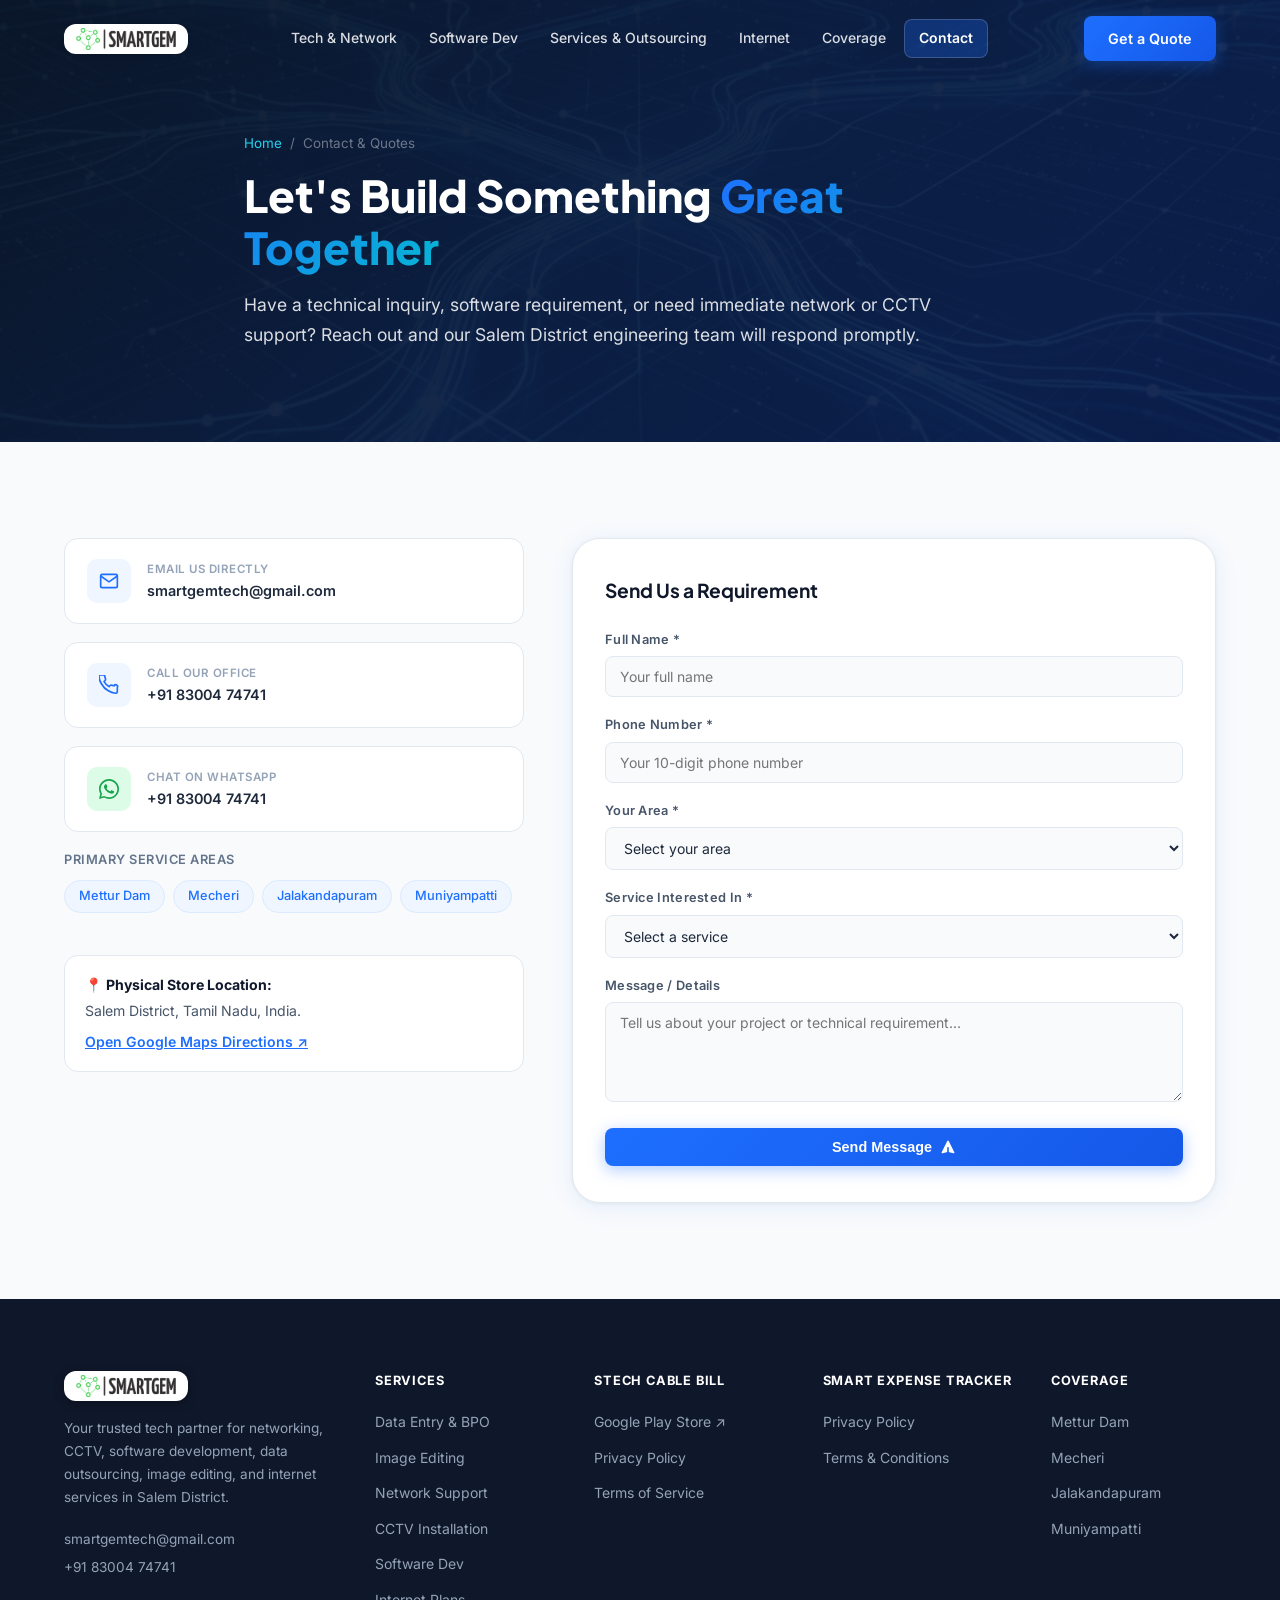
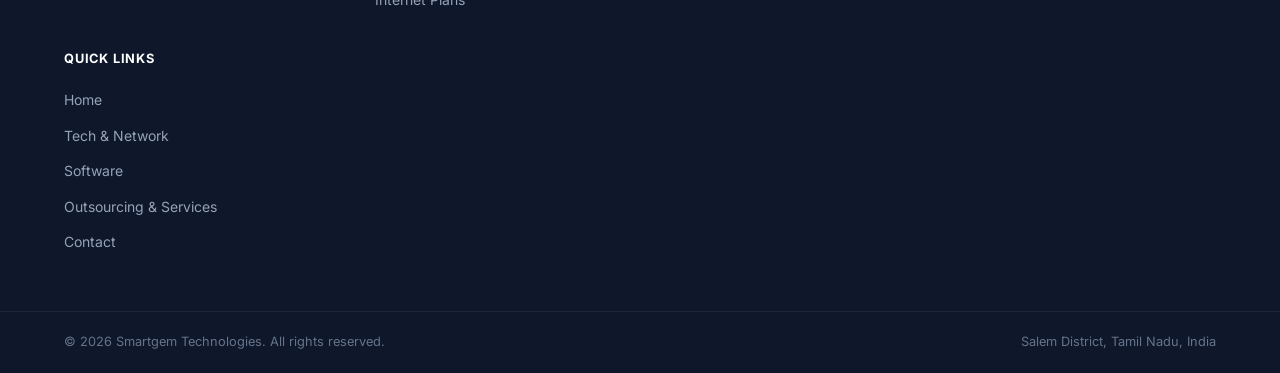
<file: contact.html>
<!DOCTYPE html>
<html lang="en">
<head>
  <!-- Google tag (gtag.js) -->
  <script async src="https://www.googletagmanager.com/gtag/js?id=G-7BC42029JB"></script>
  <script>
    window.dataLayer = window.dataLayer || [];
    function gtag(){dataLayer.push(arguments);}
    gtag('js', new Date());
    gtag('config', 'G-7BC42029JB');
  </script>
  <meta charset="UTF-8" />
  <meta name="viewport" content="width=device-width, initial-scale=1.0" />
  <title>Contact Us &amp; Get a Free Quote – Smartgem Technologies</title>
  <meta name="description" content="Get in touch with Smartgem Technologies for networking support, CCTV installation, software development, BPO data entry, or fiber broadband in Salem District." />
  <meta name="keywords" content="contact Smartgem, Salem tech support, CCTV quotation, networking quote Mettur, software inquiry, Smartgem Technologies phone" />
  <link rel="icon" type="image/png" href="tab-logo.png" />
  <link rel="preconnect" href="https://fonts.googleapis.com" />
  <link rel="preconnect" href="https://fonts.gstatic.com" crossorigin />
  <link href="https://fonts.googleapis.com/css2?family=Inter:wght@300;400;500;600;700;800;900&family=Plus+Jakarta+Sans:wght@400;500;600;700;800&display=swap" rel="stylesheet" />
  <link rel="stylesheet" href="style.css" />
</head>
<body>

  <!-- ===== NAVBAR ===== -->
  <header class="navbar" id="navbar">
    <div class="container nav-container">
      <a href="/" class="logo" id="logo-link">
        <img src="logo.png" alt="Smartgem Technologies" class="logo-img" />
      </a>
      <nav class="nav-links" id="nav-links">
        <a href="/tech-services.html" class="nav-link"><span class="nav-icon" aria-hidden="true"><svg viewBox="0 0 24 24" fill="none" stroke="currentColor" stroke-width="2" stroke-linecap="round" stroke-linejoin="round"><rect x="2" y="2" width="20" height="8" rx="2"/><rect x="2" y="14" width="20" height="8" rx="2"/><line x1="6" y1="6" x2="6.01" y2="6"/><line x1="6" y1="18" x2="6.01" y2="18"/></svg></span>Tech &amp; Network</a>
        <a href="/software.html" class="nav-link"><span class="nav-icon" aria-hidden="true"><svg viewBox="0 0 24 24" fill="none" stroke="currentColor" stroke-width="2" stroke-linecap="round" stroke-linejoin="round"><polyline points="16 18 22 12 16 6"/><polyline points="8 6 2 12 8 18"/></svg></span>Software Dev</a>
        <a href="/services.html" class="nav-link"><span class="nav-icon" aria-hidden="true"><svg viewBox="0 0 24 24" fill="none" stroke="currentColor" stroke-width="2" stroke-linecap="round" stroke-linejoin="round"><path d="M16 4h2a2 2 0 0 1 2 2v14a2 2 0 0 1-2 2H6a2 2 0 0 1-2-2V6a2 2 0 0 1 2-2h2"/><rect x="8" y="2" width="8" height="4" rx="1" ry="1"/><path d="M9 14l2 2 4-4"/></svg></span>Services &amp; Outsourcing</a>
        <a href="/internet.html" class="nav-link"><span class="nav-icon" aria-hidden="true"><svg viewBox="0 0 24 24" fill="none" stroke="currentColor" stroke-width="2" stroke-linecap="round" stroke-linejoin="round"><path d="M5 12.55a11 11 0 0 1 14.08 0"/><path d="M1.42 9a16 16 0 0 1 21.16 0"/><path d="M8.53 16.11a6 6 0 0 1 6.95 0"/><line x1="12" y1="20" x2="12.01" y2="20"/></svg></span>Internet</a>
        <a href="/coverage.html" class="nav-link"><span class="nav-icon" aria-hidden="true"><svg viewBox="0 0 24 24" fill="none" stroke="currentColor" stroke-width="2" stroke-linecap="round" stroke-linejoin="round"><path d="M21 10c0 7-9 13-9 13s-9-6-9-13a9 9 0 0 1 18 0z"/><circle cx="12" cy="10" r="3"/></svg></span>Coverage</a>
        <a href="/contact.html" class="nav-link active"><span class="nav-icon" aria-hidden="true"><svg viewBox="0 0 24 24" fill="none" stroke="currentColor" stroke-width="2" stroke-linecap="round" stroke-linejoin="round"><path d="M22 16.92v3a2 2 0 0 1-2.18 2 19.79 19.79 0 0 1-8.63-3.07 19.5 19.5 0 0 1-6-6 19.79 19.79 0 0 1-3.07-8.67A2 2 0 0 1 4.11 2h3a2 2 0 0 1 2 1.72 12.84 12.84 0 0 0 .7 2.81 2 2 0 0 1-.45 2.11L8.09 9.91a16 16 0 0 0 6 6l1.27-1.27a2 2 0 0 1 2.11-.45 12.84 12.84 0 0 0 2.81.7A2 2 0 0 1 22 16.92z"/></svg></span>Contact</a>
      </nav>
      <a href="/contact.html" class="btn btn-primary nav-cta" id="nav-cta">Get a Quote</a>
      <button class="hamburger" id="hamburger" aria-label="Toggle menu">
        <span></span><span></span><span></span>
      </button>
    </div>
  </header>

  <!-- ===== PAGE HERO ===== -->
  <section class="page-hero">
    <div class="hero-bg"></div>
    <div class="hero-overlay"></div>
    <div class="container page-hero-content">
      <div class="page-breadcrumbs">
        <a href="/">Home</a> <span>/</span> <span>Contact &amp; Quotes</span>
      </div>
      <h1 class="page-hero-title">
        Let's Build Something <span class="gradient-text">Great Together</span>
      </h1>
      <p class="page-hero-subtitle">
        Have a technical inquiry, software requirement, or need immediate network or CCTV support? Reach out and our Salem District engineering team will respond promptly.
      </p>
    </div>
  </section>

  <!-- ===== CONTACT LAYOUT ===== -->
  <main class="section section-alt" id="contact">
    <div class="container">
      <div class="contact-layout">

        <!-- Contact Information Side -->
        <div class="contact-info">
          <div class="contact-card" id="contact-email">
            <div class="contact-icon">
              <svg viewBox="0 0 24 24" fill="none" stroke="currentColor" stroke-width="2">
                <path d="M4 4h16c1.1 0 2 .9 2 2v12c0 1.1-.9 2-2 2H4c-1.1 0-2-.9-2-2V6c0-1.1.9-2 2-2z"/>
                <polyline points="22,6 12,13 2,6"/>
              </svg>
            </div>
            <div class="contact-detail">
              <span class="contact-label">Email Us Directly</span>
              <a href="mailto:smartgemtech@gmail.com" class="contact-value" id="email-link">smartgemtech@gmail.com</a>
            </div>
          </div>

          <div class="contact-card" id="contact-phone">
            <div class="contact-icon">
              <svg viewBox="0 0 24 24" fill="none" stroke="currentColor" stroke-width="2">
                <path d="M22 16.92v3a2 2 0 01-2.18 2 19.79 19.79 0 01-8.63-3.07A19.5 19.5 0 013.07 10.8a19.79 19.79 0 01-3.07-8.64A2 2 0 012 0h3a2 2 0 012 1.72c.127.96.361 1.903.7 2.81a2 2 0 01-.45 2.11L6.09 7.91a16 16 0 006 6l1.27-1.27a2 2 0 012.11-.45c.907.339 1.85.573 2.81.7A2 2 0 0122 14.92z"/>
              </svg>
            </div>
            <div class="contact-detail">
              <span class="contact-label">Call Our Office</span>
              <a href="tel:+918300474741" class="contact-value" id="phone-link">+91 83004 74741</a>
            </div>
          </div>

          <div class="contact-card" id="contact-whatsapp">
            <div class="contact-icon whatsapp-icon">
              <svg viewBox="0 0 24 24" fill="currentColor">
                <path d="M17.472 14.382c-.297-.149-1.758-.867-2.03-.967-.273-.099-.471-.148-.67.15-.197.297-.767.966-.94 1.164-.173.199-.347.223-.644.075-.297-.15-1.255-.463-2.39-1.475-.883-.788-1.48-1.761-1.653-2.059-.173-.297-.018-.458.13-.606.134-.133.298-.347.446-.52.149-.174.198-.298.298-.497.099-.198.05-.371-.025-.52-.075-.149-.669-1.612-.916-2.207-.242-.579-.487-.5-.669-.51-.173-.008-.371-.01-.57-.01-.198 0-.52.074-.792.372-.272.297-1.04 1.016-1.04 2.479 0 1.462 1.065 2.875 1.213 3.074.149.198 2.096 3.2 5.077 4.487.709.306 1.262.489 1.694.625.712.227 1.36.195 1.871.118.571-.085 1.758-.719 2.006-1.413.248-.694.248-1.289.173-1.413-.074-.124-.272-.198-.57-.347z"/>
                <path d="M12 0C5.373 0 0 5.373 0 12c0 2.127.562 4.12 1.542 5.847L.057 24l6.304-1.654A11.94 11.94 0 0012 24c6.627 0 12-5.373 12-12S18.627 0 12 0zm0 22c-1.886 0-3.663-.507-5.193-1.397l-.373-.221-3.862 1.013 1.032-3.765-.243-.387A9.961 9.961 0 012 12C2 6.477 6.477 2 12 2s10 4.477 10 10-4.477 10-10 10z"/>
              </svg>
            </div>
            <div class="contact-detail">
              <span class="contact-label">Chat on WhatsApp</span>
              <a href="https://wa.me/918300474741" target="_blank" class="contact-value" id="whatsapp-link">+91 83004 74741</a>
            </div>
          </div>

          <div class="contact-areas">
            <h4>Primary Service Areas</h4>
            <div class="area-chips">
              <span class="chip">Mettur Dam</span>
              <span class="chip">Mecheri</span>
              <span class="chip">Jalakandapuram</span>
              <span class="chip">Muniyampatti</span>
            </div>
          </div>

          <div style="margin-top: 24px; padding: 18px 20px; background: var(--white); border: 1.5px solid var(--slate-200); border-radius: var(--radius); font-size: 0.88rem; color: var(--slate-600);">
            <strong style="color: var(--slate-900); display: block; margin-bottom: 4px;">📍 Physical Store Location:</strong>
            Salem District, Tamil Nadu, India.
            <div style="margin-top: 8px;">
              <a href="https://maps.app.goo.gl/dxnF97T1FdeZzQT49" target="_blank" style="color: var(--brand); font-weight: 600; text-decoration: underline;">Open Google Maps Directions ↗</a>
            </div>
          </div>
        </div>

        <!-- Interactive Lead Form -->
        <form class="contact-form" id="contact-form" onsubmit="handleFormSubmit(event)">
          <h3 class="form-title">Send Us a Requirement</h3>
          <div class="form-group">
            <label for="form-name">Full Name *</label>
            <input type="text" id="form-name" name="name" placeholder="Your full name" required />
          </div>
          <div class="form-group">
            <label for="form-phone">Phone Number *</label>
            <input type="tel" id="form-phone" name="phone" placeholder="Your 10-digit phone number" required />
          </div>
          <div class="form-group">
            <label for="form-area">Your Area *</label>
            <select id="form-area" name="area" required>
              <option value="" disabled selected>Select your area</option>
              <option value="mettur">Mettur Dam</option>
              <option value="mecheri">Mecheri</option>
              <option value="jalakandapuram">Jalakandapuram</option>
              <option value="muniyampatti">Muniyampatti</option>
              <option value="other">Other</option>
            </select>
          </div>
          <div class="form-group">
            <label for="form-service">Service Interested In *</label>
            <select id="form-service" name="service" required>
              <option value="" disabled selected>Select a service</option>
              <option value="data-entry">Data Entry &amp; BPO Outsourcing</option>
              <option value="image-editing">Image Editing &amp; Retouching</option>
              <option value="networking">Network / ISP Support</option>
              <option value="cctv">CCTV Installation</option>
              <option value="fiber">Fiber Optic Splicing</option>
              <option value="software">Software / Website / App</option>
              <option value="internet">Internet Connection</option>
              <option value="hardware">Hardware Purchase</option>
              <option value="other">Other</option>
            </select>
          </div>
          <div class="form-group">
            <label for="form-message">Message / Details</label>
            <textarea id="form-message" name="message" rows="4" placeholder="Tell us about your project or technical requirement..."></textarea>
          </div>
          <button type="submit" class="btn btn-primary btn-full" id="form-submit-btn">
            Send Message
            <svg class="btn-icon" viewBox="0 0 20 20" fill="currentColor"><path d="M10.894 2.553a1 1 0 00-1.788 0l-7 14a1 1 0 001.169 1.409l5-1.429A1 1 0 009 15.571V11a1 1 0 112 0v4.571a1 1 0 00.725.962l5 1.428a1 1 0 001.17-1.408l-7-14z"/></svg>
          </button>
          <div class="form-success" id="form-success">
            ✅ Thank you! Your message has been sent to our team. We'll contact you shortly.
          </div>
          <div class="form-error" id="form-error"></div>
        </form>

      </div>
    </div>
  </main>

  <!-- ===== FOOTER ===== -->
  <footer class="footer" id="footer">
    <div class="container footer-container">
      <div class="footer-brand">
        <a href="/" class="logo footer-logo">
          <img src="logo.png" alt="Smartgem Technologies" class="logo-img logo-img-footer" />
        </a>
        <p class="footer-tagline">Your trusted tech partner for networking, CCTV, software development, data outsourcing, image editing, and internet services in Salem District.</p>
        <div class="footer-contact-links">
          <a href="mailto:smartgemtech@gmail.com" id="footer-email">smartgemtech@gmail.com</a>
          <a href="tel:+918300474741" id="footer-phone">+91 83004 74741</a>
        </div>
      </div>
      <div class="footer-links-group">
        <h4 class="footer-heading">Services</h4>
        <ul class="footer-links">
          <li><a href="/services.html">Data Entry &amp; BPO</a></li>
          <li><a href="/services.html">Image Editing</a></li>
          <li><a href="/tech-services.html">Network Support</a></li>
          <li><a href="/tech-services.html">CCTV Installation</a></li>
          <li><a href="/software.html">Software Dev</a></li>
          <li><a href="/internet.html">Internet Plans</a></li>
        </ul>
      </div>
      <div class="footer-links-group">
        <h4 class="footer-heading">STech Cable Bill</h4>
        <ul class="footer-links">
          <li><a href="https://play.google.com/store/apps/details?id=com.stech.cablebilling" target="_blank" rel="noopener noreferrer">Google Play Store ↗</a></li>
          <li><a href="/privacy-policy.html">Privacy Policy</a></li>
          <li><a href="/terms-of-service.html">Terms of Service</a></li>
        </ul>
      </div>
      <div class="footer-links-group">
        <h4 class="footer-heading">Smart Expense Tracker</h4>
        <ul class="footer-links">
          <li><a href="/smart-expense-privacy-policy.html">Privacy Policy</a></li>
          <li><a href="/smart-expense-terms.html">Terms &amp; Conditions</a></li>
        </ul>
      </div>
      <div class="footer-links-group">
        <h4 class="footer-heading">Coverage</h4>
        <ul class="footer-links">
          <li><a href="/coverage.html">Mettur Dam</a></li>
          <li><a href="/coverage.html">Mecheri</a></li>
          <li><a href="/coverage.html">Jalakandapuram</a></li>
          <li><a href="/coverage.html">Muniyampatti</a></li>
        </ul>
      </div>
      <div class="footer-links-group">
        <h4 class="footer-heading">Quick Links</h4>
        <ul class="footer-links">
          <li><a href="/">Home</a></li>
          <li><a href="/tech-services.html">Tech &amp; Network</a></li>
          <li><a href="/software.html">Software</a></li>
          <li><a href="/services.html">Outsourcing &amp; Services</a></li>
          <li><a href="/contact.html">Contact</a></li>
        </ul>
      </div>
    </div>
    <div class="footer-bottom">
      <div class="container footer-bottom-inner">
        <p>© 2026 Smartgem Technologies. All rights reserved.</p>
        <p>Salem District, Tamil Nadu, India</p>
      </div>
    </div>
  </footer>

  <script src="script.js"></script>
</body>
</html>
</file>
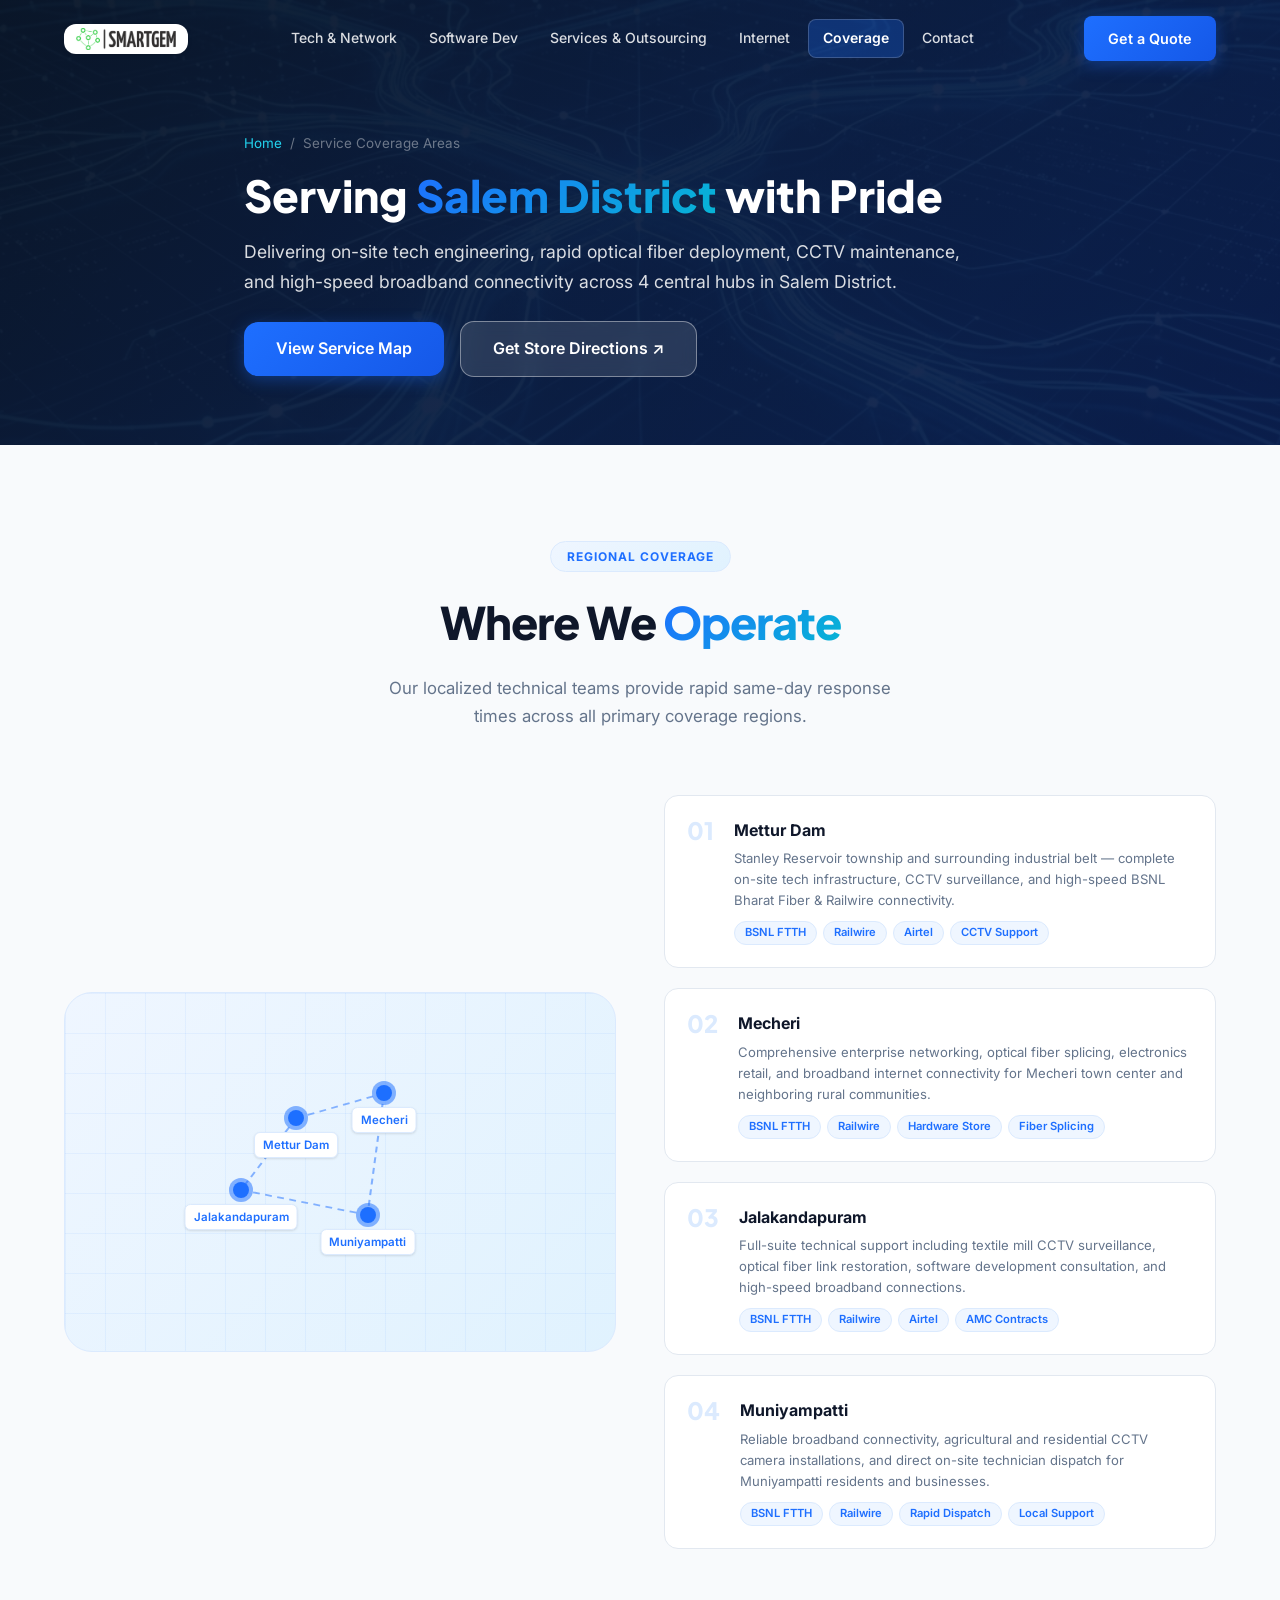
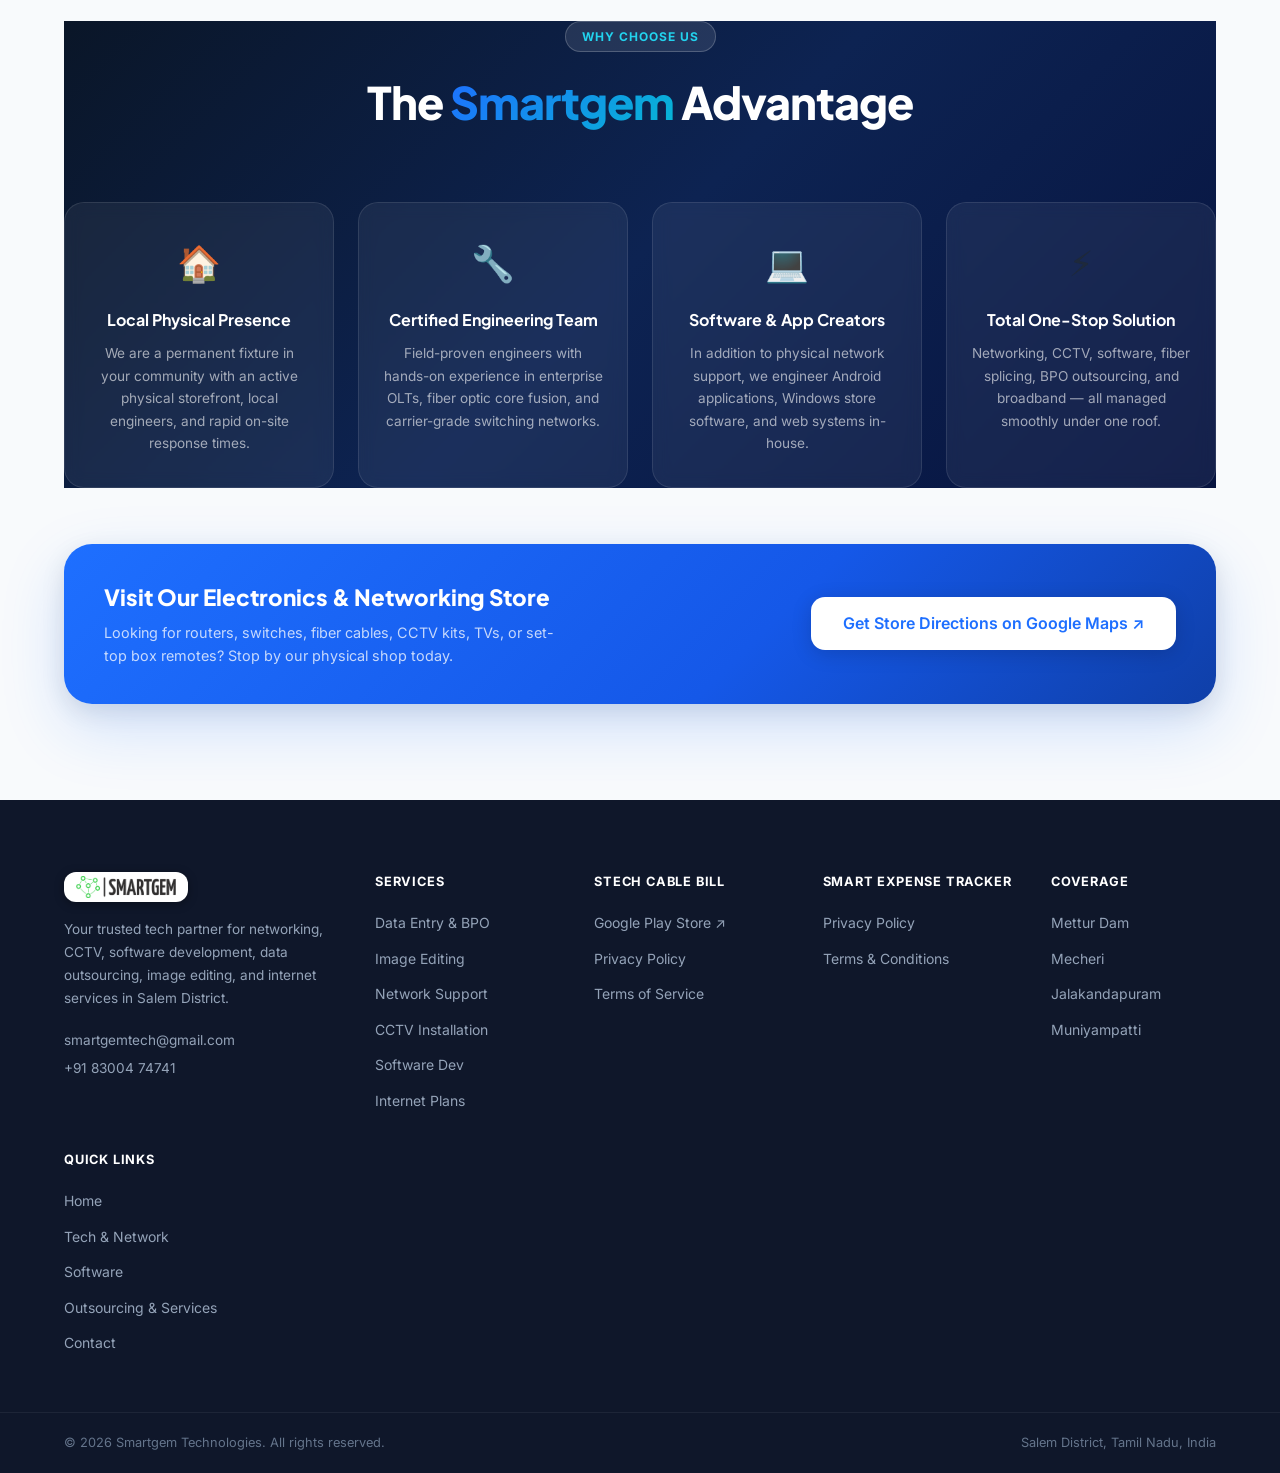
<file: coverage.html>
<!DOCTYPE html>
<html lang="en">
<head>
  <!-- Google tag (gtag.js) -->
  <script async src="https://www.googletagmanager.com/gtag/js?id=G-7BC42029JB"></script>
  <script>
    window.dataLayer = window.dataLayer || [];
    function gtag(){dataLayer.push(arguments);}
    gtag('js', new Date());
    gtag('config', 'G-7BC42029JB');
  </script>
  <meta charset="UTF-8" />
  <meta name="viewport" content="width=device-width, initial-scale=1.0" />
  <title>Service Coverage Areas &amp; Physical Store – Smartgem Technologies</title>
  <meta name="description" content="Discover our on-site network support and high-speed broadband coverage across Mettur Dam, Mecheri, Jalakandapuram, and Muniyampatti in Salem District." />
  <meta name="keywords" content="Mettur Dam tech support, Mecheri internet, Jalakandapuram CCTV, Muniyampatti networking, Salem district ISP, Smartgem Technologies" />
  <link rel="icon" type="image/png" href="tab-logo.png" />
  <link rel="preconnect" href="https://fonts.googleapis.com" />
  <link rel="preconnect" href="https://fonts.gstatic.com" crossorigin />
  <link href="https://fonts.googleapis.com/css2?family=Inter:wght@300;400;500;600;700;800;900&family=Plus+Jakarta+Sans:wght@400;500;600;700;800&display=swap" rel="stylesheet" />
  <link rel="stylesheet" href="style.css" />
</head>
<body>

  <!-- ===== NAVBAR ===== -->
  <header class="navbar" id="navbar">
    <div class="container nav-container">
      <a href="/" class="logo" id="logo-link">
        <img src="logo.png" alt="Smartgem Technologies" class="logo-img" />
      </a>
      <nav class="nav-links" id="nav-links">
        <a href="/tech-services.html" class="nav-link"><span class="nav-icon" aria-hidden="true"><svg viewBox="0 0 24 24" fill="none" stroke="currentColor" stroke-width="2" stroke-linecap="round" stroke-linejoin="round"><rect x="2" y="2" width="20" height="8" rx="2"/><rect x="2" y="14" width="20" height="8" rx="2"/><line x1="6" y1="6" x2="6.01" y2="6"/><line x1="6" y1="18" x2="6.01" y2="18"/></svg></span>Tech &amp; Network</a>
        <a href="/software.html" class="nav-link"><span class="nav-icon" aria-hidden="true"><svg viewBox="0 0 24 24" fill="none" stroke="currentColor" stroke-width="2" stroke-linecap="round" stroke-linejoin="round"><polyline points="16 18 22 12 16 6"/><polyline points="8 6 2 12 8 18"/></svg></span>Software Dev</a>
        <a href="/services.html" class="nav-link"><span class="nav-icon" aria-hidden="true"><svg viewBox="0 0 24 24" fill="none" stroke="currentColor" stroke-width="2" stroke-linecap="round" stroke-linejoin="round"><path d="M16 4h2a2 2 0 0 1 2 2v14a2 2 0 0 1-2 2H6a2 2 0 0 1-2-2V6a2 2 0 0 1 2-2h2"/><rect x="8" y="2" width="8" height="4" rx="1" ry="1"/><path d="M9 14l2 2 4-4"/></svg></span>Services &amp; Outsourcing</a>
        <a href="/internet.html" class="nav-link"><span class="nav-icon" aria-hidden="true"><svg viewBox="0 0 24 24" fill="none" stroke="currentColor" stroke-width="2" stroke-linecap="round" stroke-linejoin="round"><path d="M5 12.55a11 11 0 0 1 14.08 0"/><path d="M1.42 9a16 16 0 0 1 21.16 0"/><path d="M8.53 16.11a6 6 0 0 1 6.95 0"/><line x1="12" y1="20" x2="12.01" y2="20"/></svg></span>Internet</a>
        <a href="/coverage.html" class="nav-link active"><span class="nav-icon" aria-hidden="true"><svg viewBox="0 0 24 24" fill="none" stroke="currentColor" stroke-width="2" stroke-linecap="round" stroke-linejoin="round"><path d="M21 10c0 7-9 13-9 13s-9-6-9-13a9 9 0 0 1 18 0z"/><circle cx="12" cy="10" r="3"/></svg></span>Coverage</a>
        <a href="/contact.html" class="nav-link"><span class="nav-icon" aria-hidden="true"><svg viewBox="0 0 24 24" fill="none" stroke="currentColor" stroke-width="2" stroke-linecap="round" stroke-linejoin="round"><path d="M22 16.92v3a2 2 0 0 1-2.18 2 19.79 19.79 0 0 1-8.63-3.07 19.5 19.5 0 0 1-6-6 19.79 19.79 0 0 1-3.07-8.67A2 2 0 0 1 4.11 2h3a2 2 0 0 1 2 1.72 12.84 12.84 0 0 0 .7 2.81 2 2 0 0 1-.45 2.11L8.09 9.91a16 16 0 0 0 6 6l1.27-1.27a2 2 0 0 1 2.11-.45 12.84 12.84 0 0 0 2.81.7A2 2 0 0 1 22 16.92z"/></svg></span>Contact</a>
      </nav>
      <a href="/contact.html" class="btn btn-primary nav-cta" id="nav-cta">Get a Quote</a>
      <button class="hamburger" id="hamburger" aria-label="Toggle menu">
        <span></span><span></span><span></span>
      </button>
    </div>
  </header>

  <!-- ===== PAGE HERO ===== -->
  <section class="page-hero">
    <div class="hero-bg"></div>
    <div class="hero-overlay"></div>
    <div class="container page-hero-content">
      <div class="page-breadcrumbs">
        <a href="/">Home</a> <span>/</span> <span>Service Coverage Areas</span>
      </div>
      <h1 class="page-hero-title">
        Serving <span class="gradient-text">Salem District</span> with Pride
      </h1>
      <p class="page-hero-subtitle">
        Delivering on-site tech engineering, rapid optical fiber deployment, CCTV maintenance, and high-speed broadband connectivity across 4 central hubs in Salem District.
      </p>
      <div class="page-hero-ctas">
        <a href="#coverage-map" class="btn btn-primary btn-lg">View Service Map</a>
        <a href="https://maps.app.goo.gl/dxnF97T1FdeZzQT49" target="_blank" class="btn btn-outline btn-lg">Get Store Directions ↗</a>
      </div>
    </div>
  </section>

  <!-- ===== COVERAGE SECTION ===== -->
  <main class="section section-alt" id="coverage">
    <div class="container" id="coverage-map">
      <div class="section-header">
        <div class="section-badge">Regional Coverage</div>
        <h2 class="section-title">Where We <span class="gradient-text">Operate</span></h2>
        <p class="section-subtitle">Our localized technical teams provide rapid same-day response times across all primary coverage regions.</p>
      </div>

      <div class="coverage-layout">
        <!-- Visual Map -->
        <div class="coverage-map-visual">
          <div class="map-bg">
            <div class="map-grid"></div>
            <div class="coverage-area-dot" id="dot-mettur" style="top:35%;left:42%">
              <div class="area-pulse"></div>
              <div class="area-label">Mettur Dam</div>
            </div>
            <div class="coverage-area-dot" id="dot-mecheri" style="top:28%;left:58%">
              <div class="area-pulse"></div>
              <div class="area-label">Mecheri</div>
            </div>
            <div class="coverage-area-dot" id="dot-jalak" style="top:55%;left:32%">
              <div class="area-pulse"></div>
              <div class="area-label">Jalakandapuram</div>
            </div>
            <div class="coverage-area-dot" id="dot-muniyan" style="top:62%;left:55%">
              <div class="area-pulse"></div>
              <div class="area-label">Muniyampatti</div>
            </div>
            <svg class="map-connections" viewBox="0 0 400 300" preserveAspectRatio="none">
              <line x1="168" y1="105" x2="232" y2="84" stroke="#1e6fff" stroke-width="1.5" stroke-dasharray="5 4" opacity="0.5"/>
              <line x1="168" y1="105" x2="128" y2="165" stroke="#1e6fff" stroke-width="1.5" stroke-dasharray="5 4" opacity="0.5"/>
              <line x1="128" y1="165" x2="220" y2="186" stroke="#1e6fff" stroke-width="1.5" stroke-dasharray="5 4" opacity="0.5"/>
              <line x1="232" y1="84" x2="220" y2="186" stroke="#1e6fff" stroke-width="1.5" stroke-dasharray="5 4" opacity="0.5"/>
            </svg>
          </div>
        </div>

        <!-- Coverage List -->
        <div class="coverage-list">
          <div class="coverage-item" id="coverage-mettur">
            <div class="coverage-num">01</div>
            <div class="coverage-info">
              <h3>Mettur Dam</h3>
              <p>Stanley Reservoir township and surrounding industrial belt — complete on-site tech infrastructure, CCTV surveillance, and high-speed BSNL Bharat Fiber &amp; Railwire connectivity.</p>
              <div class="coverage-tags">
                <span class="tag">BSNL FTTH</span>
                <span class="tag">Railwire</span>
                <span class="tag">Airtel</span>
                <span class="tag">CCTV Support</span>
              </div>
            </div>
          </div>

          <div class="coverage-item" id="coverage-mecheri">
            <div class="coverage-num">02</div>
            <div class="coverage-info">
              <h3>Mecheri</h3>
              <p>Comprehensive enterprise networking, optical fiber splicing, electronics retail, and broadband internet connectivity for Mecheri town center and neighboring rural communities.</p>
              <div class="coverage-tags">
                <span class="tag">BSNL FTTH</span>
                <span class="tag">Railwire</span>
                <span class="tag">Hardware Store</span>
                <span class="tag">Fiber Splicing</span>
              </div>
            </div>
          </div>

          <div class="coverage-item" id="coverage-jalak">
            <div class="coverage-num">03</div>
            <div class="coverage-info">
              <h3>Jalakandapuram</h3>
              <p>Full-suite technical support including textile mill CCTV surveillance, optical fiber link restoration, software development consultation, and high-speed broadband connections.</p>
              <div class="coverage-tags">
                <span class="tag">BSNL FTTH</span>
                <span class="tag">Railwire</span>
                <span class="tag">Airtel</span>
                <span class="tag">AMC Contracts</span>
              </div>
            </div>
          </div>

          <div class="coverage-item" id="coverage-muniyan">
            <div class="coverage-num">04</div>
            <div class="coverage-info">
              <h3>Muniyampatti</h3>
              <p>Reliable broadband connectivity, agricultural and residential CCTV camera installations, and direct on-site technician dispatch for Muniyampatti residents and businesses.</p>
              <div class="coverage-tags">
                <span class="tag">BSNL FTTH</span>
                <span class="tag">Railwire</span>
                <span class="tag">Rapid Dispatch</span>
                <span class="tag">Local Support</span>
              </div>
            </div>
          </div>
        </div>
      </div>

      <!-- ===== WHY CHOOSE US ===== -->
      <div class="why-us" id="why-us" style="margin-top: 72px;">
        <div class="section-header">
          <div class="section-badge">Why Choose Us</div>
          <h2 class="section-title">The <span class="gradient-text">Smartgem</span> Advantage</h2>
        </div>
        <div class="why-grid">
          <div class="why-card" id="why-local">
            <div class="why-icon">🏠</div>
            <h4>Local Physical Presence</h4>
            <p>We are a permanent fixture in your community with an active physical storefront, local engineers, and rapid on-site response times.</p>
          </div>
          <div class="why-card" id="why-expert">
            <div class="why-icon">🔧</div>
            <h4>Certified Engineering Team</h4>
            <p>Field-proven engineers with hands-on experience in enterprise OLTs, fiber optic core fusion, and carrier-grade switching networks.</p>
          </div>
          <div class="why-card" id="why-software">
            <div class="why-icon">💻</div>
            <h4>Software &amp; App Creators</h4>
            <p>In addition to physical network support, we engineer Android applications, Windows store software, and web systems in-house.</p>
          </div>
          <div class="why-card" id="why-oneStop">
            <div class="why-icon">⚡</div>
            <h4>Total One-Stop Solution</h4>
            <p>Networking, CCTV, software, fiber splicing, BPO outsourcing, and broadband — all managed smoothly under one roof.</p>
          </div>
        </div>
      </div>

      <!-- Physical Store Callout -->
      <div class="software-cta-banner" style="margin-top: 56px;">
        <div>
          <h3>Visit Our Electronics &amp; Networking Store</h3>
          <p>Looking for routers, switches, fiber cables, CCTV kits, TVs, or set-top box remotes? Stop by our physical shop today.</p>
        </div>
        <a href="https://maps.app.goo.gl/dxnF97T1FdeZzQT49" target="_blank" class="btn btn-primary btn-lg">Get Store Directions on Google Maps ↗</a>
      </div>

    </div>
  </main>

  <!-- ===== FOOTER ===== -->
  <footer class="footer" id="footer">
    <div class="container footer-container">
      <div class="footer-brand">
        <a href="/" class="logo footer-logo">
          <img src="logo.png" alt="Smartgem Technologies" class="logo-img logo-img-footer" />
        </a>
        <p class="footer-tagline">Your trusted tech partner for networking, CCTV, software development, data outsourcing, image editing, and internet services in Salem District.</p>
        <div class="footer-contact-links">
          <a href="mailto:smartgemtech@gmail.com" id="footer-email">smartgemtech@gmail.com</a>
          <a href="tel:+918300474741" id="footer-phone">+91 83004 74741</a>
        </div>
      </div>
      <div class="footer-links-group">
        <h4 class="footer-heading">Services</h4>
        <ul class="footer-links">
          <li><a href="/services.html">Data Entry &amp; BPO</a></li>
          <li><a href="/services.html">Image Editing</a></li>
          <li><a href="/tech-services.html">Network Support</a></li>
          <li><a href="/tech-services.html">CCTV Installation</a></li>
          <li><a href="/software.html">Software Dev</a></li>
          <li><a href="/internet.html">Internet Plans</a></li>
        </ul>
      </div>
      <div class="footer-links-group">
        <h4 class="footer-heading">STech Cable Bill</h4>
        <ul class="footer-links">
          <li><a href="https://play.google.com/store/apps/details?id=com.stech.cablebilling" target="_blank" rel="noopener noreferrer">Google Play Store ↗</a></li>
          <li><a href="/privacy-policy.html">Privacy Policy</a></li>
          <li><a href="/terms-of-service.html">Terms of Service</a></li>
        </ul>
      </div>
      <div class="footer-links-group">
        <h4 class="footer-heading">Smart Expense Tracker</h4>
        <ul class="footer-links">
          <li><a href="/smart-expense-privacy-policy.html">Privacy Policy</a></li>
          <li><a href="/smart-expense-terms.html">Terms &amp; Conditions</a></li>
        </ul>
      </div>
      <div class="footer-links-group">
        <h4 class="footer-heading">Coverage</h4>
        <ul class="footer-links">
          <li><a href="/coverage.html">Mettur Dam</a></li>
          <li><a href="/coverage.html">Mecheri</a></li>
          <li><a href="/coverage.html">Jalakandapuram</a></li>
          <li><a href="/coverage.html">Muniyampatti</a></li>
        </ul>
      </div>
      <div class="footer-links-group">
        <h4 class="footer-heading">Quick Links</h4>
        <ul class="footer-links">
          <li><a href="/">Home</a></li>
          <li><a href="/tech-services.html">Tech &amp; Network</a></li>
          <li><a href="/software.html">Software</a></li>
          <li><a href="/services.html">Outsourcing &amp; Services</a></li>
          <li><a href="/contact.html">Contact</a></li>
        </ul>
      </div>
    </div>
    <div class="footer-bottom">
      <div class="container footer-bottom-inner">
        <p>© 2026 Smartgem Technologies. All rights reserved.</p>
        <p>Salem District, Tamil Nadu, India</p>
      </div>
    </div>
  </footer>

  <script src="script.js"></script>
</body>
</html>
</file>
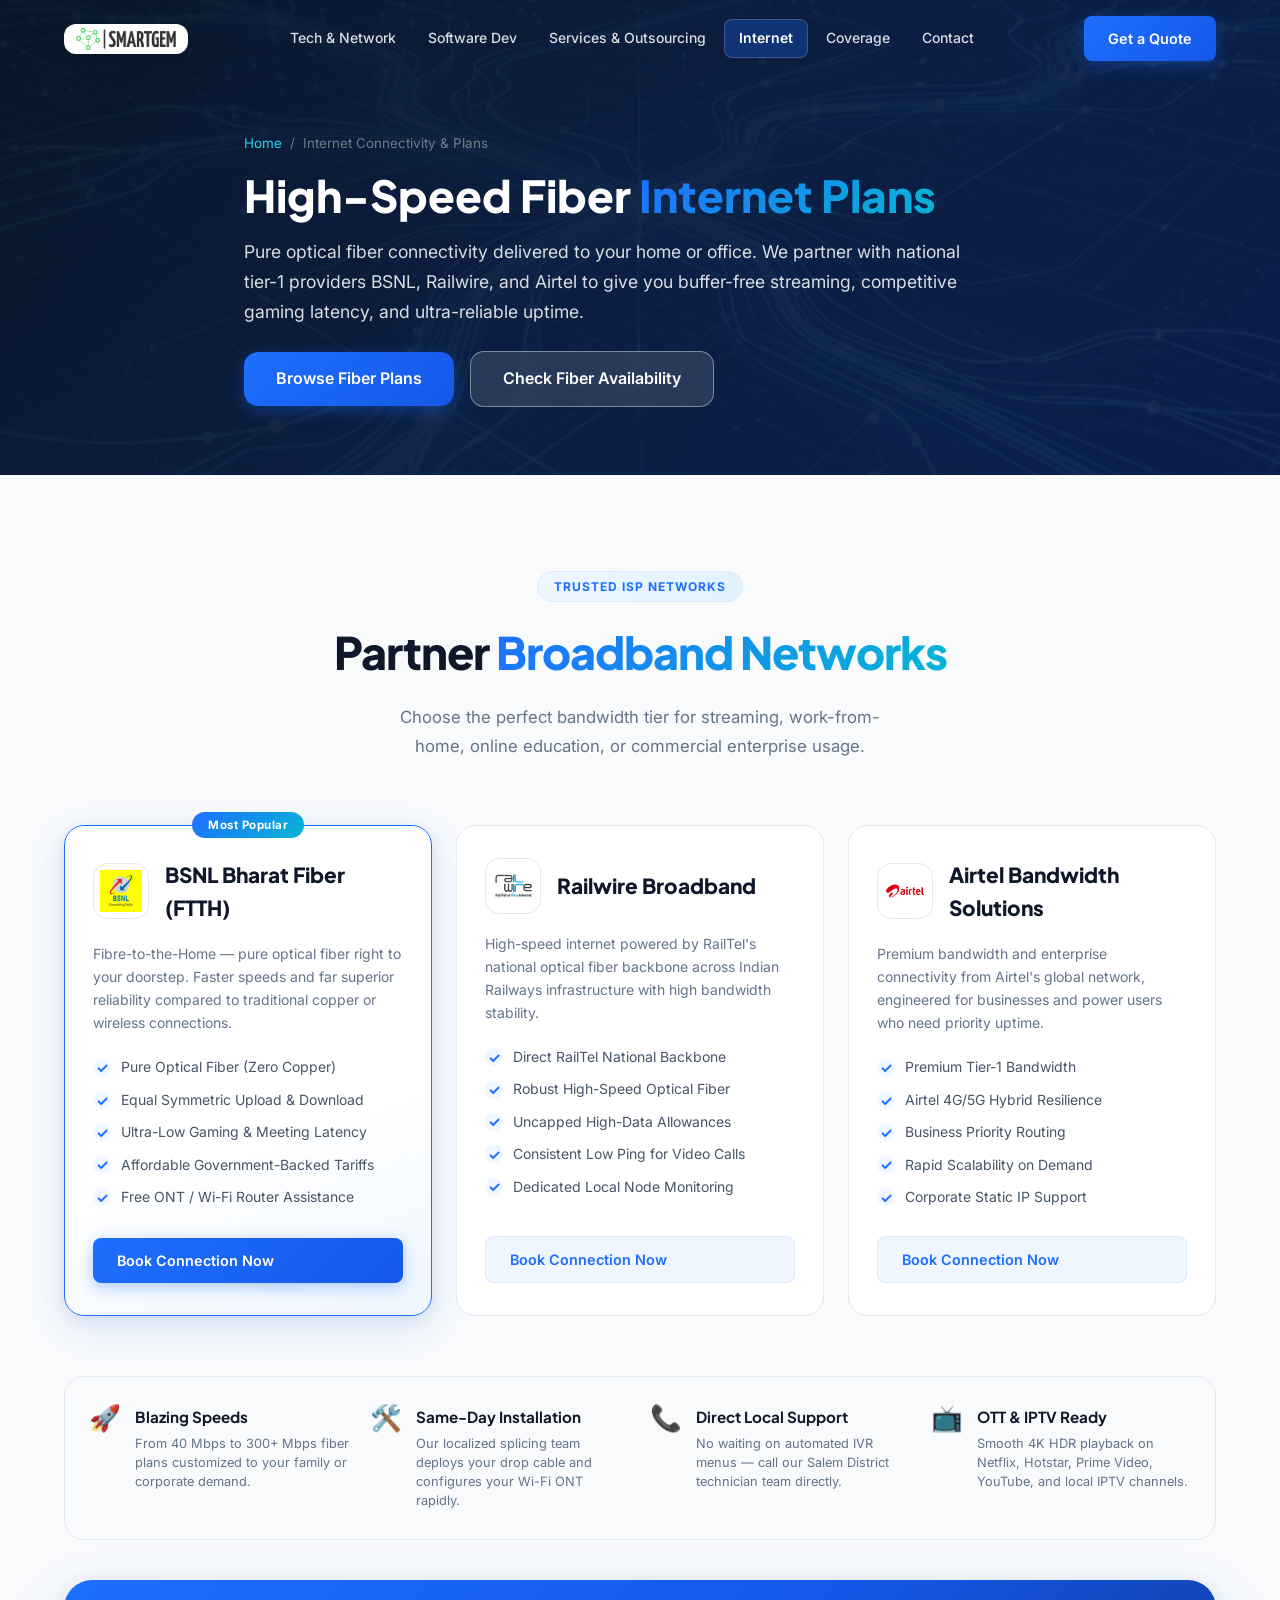
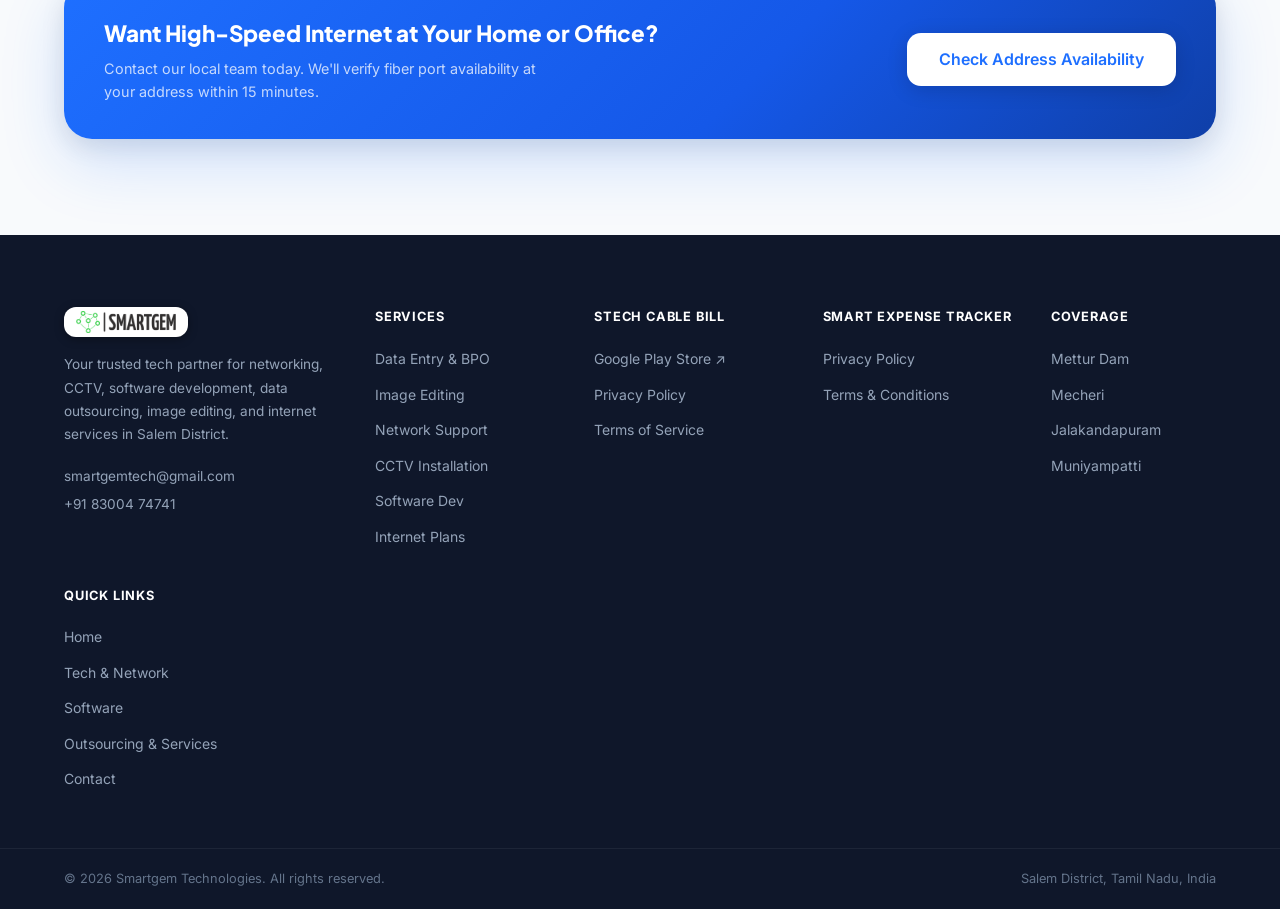
<file: internet.html>
<!DOCTYPE html>
<html lang="en">
<head>
  <!-- Google tag (gtag.js) -->
  <script async src="https://www.googletagmanager.com/gtag/js?id=G-7BC42029JB"></script>
  <script>
    window.dataLayer = window.dataLayer || [];
    function gtag(){dataLayer.push(arguments);}
    gtag('js', new Date());
    gtag('config', 'G-7BC42029JB');
  </script>
  <meta charset="UTF-8" />
  <meta name="viewport" content="width=device-width, initial-scale=1.0" />
  <title>High-Speed Fiber Internet &amp; Broadband Plans – Smartgem Technologies</title>
  <meta name="description" content="Ultra-fast optical fiber broadband connections powered by BSNL FTTH, Railwire, and Airtel in Mettur Dam, Mecheri, Jalakandapuram, and Muniyampatti." />
  <meta name="keywords" content="BSNL FTTH Salem, Railwire internet, Airtel fiber Mettur, broadband connection Mecheri, Jalakandapuram internet, ISP Salem, Smartgem Technologies" />
  <link rel="icon" type="image/png" href="tab-logo.png" />
  <link rel="preconnect" href="https://fonts.googleapis.com" />
  <link rel="preconnect" href="https://fonts.gstatic.com" crossorigin />
  <link href="https://fonts.googleapis.com/css2?family=Inter:wght@300;400;500;600;700;800;900&family=Plus+Jakarta+Sans:wght@400;500;600;700;800&display=swap" rel="stylesheet" />
  <link rel="stylesheet" href="style.css" />
</head>
<body>

  <!-- ===== NAVBAR ===== -->
  <header class="navbar" id="navbar">
    <div class="container nav-container">
      <a href="/" class="logo" id="logo-link">
        <img src="logo.png" alt="Smartgem Technologies" class="logo-img" />
      </a>
      <nav class="nav-links" id="nav-links">
        <a href="/tech-services.html" class="nav-link"><span class="nav-icon" aria-hidden="true"><svg viewBox="0 0 24 24" fill="none" stroke="currentColor" stroke-width="2" stroke-linecap="round" stroke-linejoin="round"><rect x="2" y="2" width="20" height="8" rx="2"/><rect x="2" y="14" width="20" height="8" rx="2"/><line x1="6" y1="6" x2="6.01" y2="6"/><line x1="6" y1="18" x2="6.01" y2="18"/></svg></span>Tech &amp; Network</a>
        <a href="/software.html" class="nav-link"><span class="nav-icon" aria-hidden="true"><svg viewBox="0 0 24 24" fill="none" stroke="currentColor" stroke-width="2" stroke-linecap="round" stroke-linejoin="round"><polyline points="16 18 22 12 16 6"/><polyline points="8 6 2 12 8 18"/></svg></span>Software Dev</a>
        <a href="/services.html" class="nav-link"><span class="nav-icon" aria-hidden="true"><svg viewBox="0 0 24 24" fill="none" stroke="currentColor" stroke-width="2" stroke-linecap="round" stroke-linejoin="round"><path d="M16 4h2a2 2 0 0 1 2 2v14a2 2 0 0 1-2 2H6a2 2 0 0 1-2-2V6a2 2 0 0 1 2-2h2"/><rect x="8" y="2" width="8" height="4" rx="1" ry="1"/><path d="M9 14l2 2 4-4"/></svg></span>Services &amp; Outsourcing</a>
        <a href="/internet.html" class="nav-link active"><span class="nav-icon" aria-hidden="true"><svg viewBox="0 0 24 24" fill="none" stroke="currentColor" stroke-width="2" stroke-linecap="round" stroke-linejoin="round"><path d="M5 12.55a11 11 0 0 1 14.08 0"/><path d="M1.42 9a16 16 0 0 1 21.16 0"/><path d="M8.53 16.11a6 6 0 0 1 6.95 0"/><line x1="12" y1="20" x2="12.01" y2="20"/></svg></span>Internet</a>
        <a href="/coverage.html" class="nav-link"><span class="nav-icon" aria-hidden="true"><svg viewBox="0 0 24 24" fill="none" stroke="currentColor" stroke-width="2" stroke-linecap="round" stroke-linejoin="round"><path d="M21 10c0 7-9 13-9 13s-9-6-9-13a9 9 0 0 1 18 0z"/><circle cx="12" cy="10" r="3"/></svg></span>Coverage</a>
        <a href="/contact.html" class="nav-link"><span class="nav-icon" aria-hidden="true"><svg viewBox="0 0 24 24" fill="none" stroke="currentColor" stroke-width="2" stroke-linecap="round" stroke-linejoin="round"><path d="M22 16.92v3a2 2 0 0 1-2.18 2 19.79 19.79 0 0 1-8.63-3.07 19.5 19.5 0 0 1-6-6 19.79 19.79 0 0 1-3.07-8.67A2 2 0 0 1 4.11 2h3a2 2 0 0 1 2 1.72 12.84 12.84 0 0 0 .7 2.81 2 2 0 0 1-.45 2.11L8.09 9.91a16 16 0 0 0 6 6l1.27-1.27a2 2 0 0 1 2.11-.45 12.84 12.84 0 0 0 2.81.7A2 2 0 0 1 22 16.92z"/></svg></span>Contact</a>
      </nav>
      <a href="/contact.html" class="btn btn-primary nav-cta" id="nav-cta">Get a Quote</a>
      <button class="hamburger" id="hamburger" aria-label="Toggle menu">
        <span></span><span></span><span></span>
      </button>
    </div>
  </header>

  <!-- ===== PAGE HERO ===== -->
  <section class="page-hero">
    <div class="hero-bg"></div>
    <div class="hero-overlay"></div>
    <div class="container page-hero-content">
      <div class="page-breadcrumbs">
        <a href="/">Home</a> <span>/</span> <span>Internet Connectivity &amp; Plans</span>
      </div>
      <h1 class="page-hero-title">
        High-Speed Fiber <span class="gradient-text">Internet Plans</span>
      </h1>
      <p class="page-hero-subtitle">
        Pure optical fiber connectivity delivered to your home or office. We partner with national tier-1 providers BSNL, Railwire, and Airtel to give you buffer-free streaming, competitive gaming latency, and ultra-reliable uptime.
      </p>
      <div class="page-hero-ctas">
        <a href="#plans" class="btn btn-primary btn-lg">Browse Fiber Plans</a>
        <a href="/contact.html" class="btn btn-outline btn-lg">Check Fiber Availability</a>
      </div>
    </div>
  </section>

  <!-- ===== PLANS SECTION ===== -->
  <main class="section section-alt" id="internet">
    <div class="container">
      <div class="section-header" id="plans">
        <div class="section-badge">Trusted ISP Networks</div>
        <h2 class="section-title">Partner <span class="gradient-text">Broadband Networks</span></h2>
        <p class="section-subtitle">Choose the perfect bandwidth tier for streaming, work-from-home, online education, or commercial enterprise usage.</p>
      </div>

      <div class="plans-grid">

        <!-- PLAN 1: BSNL FTTH -->
        <div class="plan-card plan-featured" id="plan-bsnl">
          <div class="plan-badge-top">Most Popular</div>
          <div class="plan-head">
            <div class="plan-icon">
              <img src="bsnllogo.jpg" alt="BSNL FTTH" class="plan-logo" />
            </div>
            <h3 class="plan-name">BSNL Bharat Fiber (FTTH)</h3>
          </div>
          <p class="plan-desc">Fibre-to-the-Home — pure optical fiber right to your doorstep. Faster speeds and far superior reliability compared to traditional copper or wireless connections.</p>
          <ul class="plan-features">
            <li><span class="check-icon">✓</span> Pure Optical Fiber (Zero Copper)</li>
            <li><span class="check-icon">✓</span> Equal Symmetric Upload &amp; Download</li>
            <li><span class="check-icon">✓</span> Ultra-Low Gaming &amp; Meeting Latency</li>
            <li><span class="check-icon">✓</span> Affordable Government-Backed Tariffs</li>
            <li><span class="check-icon">✓</span> Free ONT / Wi-Fi Router Assistance</li>
          </ul>
          <a href="/contact.html" class="btn btn-primary" id="bsnl-enquire-btn">Book Connection Now</a>
        </div>

        <!-- PLAN 2: Railwire -->
        <div class="plan-card" id="plan-railwire">
          <div class="plan-head">
            <div class="plan-icon">
              <img src="railwirelogo.png" alt="Railwire" class="plan-logo" />
            </div>
            <h3 class="plan-name">Railwire Broadband</h3>
          </div>
          <p class="plan-desc">High-speed internet powered by RailTel's national optical fiber backbone across Indian Railways infrastructure with high bandwidth stability.</p>
          <ul class="plan-features">
            <li><span class="check-icon">✓</span> Direct RailTel National Backbone</li>
            <li><span class="check-icon">✓</span> Robust High-Speed Optical Fiber</li>
            <li><span class="check-icon">✓</span> Uncapped High-Data Allowances</li>
            <li><span class="check-icon">✓</span> Consistent Low Ping for Video Calls</li>
            <li><span class="check-icon">✓</span> Dedicated Local Node Monitoring</li>
          </ul>
          <a href="/contact.html" class="btn btn-plan" id="railwire-enquire-btn">Book Connection Now</a>
        </div>

        <!-- PLAN 3: Airtel -->
        <div class="plan-card" id="plan-airtel">
          <div class="plan-head">
            <div class="plan-icon">
              <img src="airtellogo.png" alt="Airtel" class="plan-logo" />
            </div>
            <h3 class="plan-name">Airtel Bandwidth Solutions</h3>
          </div>
          <p class="plan-desc">Premium bandwidth and enterprise connectivity from Airtel's global network, engineered for businesses and power users who need priority uptime.</p>
          <ul class="plan-features">
            <li><span class="check-icon">✓</span> Premium Tier-1 Bandwidth</li>
            <li><span class="check-icon">✓</span> Airtel 4G/5G Hybrid Resilience</li>
            <li><span class="check-icon">✓</span> Business Priority Routing</li>
            <li><span class="check-icon">✓</span> Rapid Scalability on Demand</li>
            <li><span class="check-icon">✓</span> Corporate Static IP Support</li>
          </ul>
          <a href="/contact.html" class="btn btn-plan" id="airtel-enquire-btn">Book Connection Now</a>
        </div>

      </div>

      <!-- Fiber Benefits Callout -->
      <div class="outsourcing-benefits-bar" style="margin-top: 60px;">
        <div class="benefit-item">
          <div class="benefit-icon">🚀</div>
          <div class="benefit-info">
            <h4>Blazing Speeds</h4>
            <p>From 40 Mbps to 300+ Mbps fiber plans customized to your family or corporate demand.</p>
          </div>
        </div>
        <div class="benefit-item">
          <div class="benefit-icon">🛠️</div>
          <div class="benefit-info">
            <h4>Same-Day Installation</h4>
            <p>Our localized splicing team deploys your drop cable and configures your Wi-Fi ONT rapidly.</p>
          </div>
        </div>
        <div class="benefit-item">
          <div class="benefit-icon">📞</div>
          <div class="benefit-info">
            <h4>Direct Local Support</h4>
            <p>No waiting on automated IVR menus — call our Salem District technician team directly.</p>
          </div>
        </div>
        <div class="benefit-item">
          <div class="benefit-icon">📺</div>
          <div class="benefit-info">
            <h4>OTT &amp; IPTV Ready</h4>
            <p>Smooth 4K HDR playback on Netflix, Hotstar, Prime Video, YouTube, and local IPTV channels.</p>
          </div>
        </div>
      </div>

      <!-- Broadband CTA -->
      <div class="software-cta-banner">
        <div>
          <h3>Want High-Speed Internet at Your Home or Office?</h3>
          <p>Contact our local team today. We'll verify fiber port availability at your address within 15 minutes.</p>
        </div>
        <a href="/contact.html" class="btn btn-primary btn-lg">Check Address Availability</a>
      </div>

    </div>
  </main>

  <!-- ===== FOOTER ===== -->
  <footer class="footer" id="footer">
    <div class="container footer-container">
      <div class="footer-brand">
        <a href="/" class="logo footer-logo">
          <img src="logo.png" alt="Smartgem Technologies" class="logo-img logo-img-footer" />
        </a>
        <p class="footer-tagline">Your trusted tech partner for networking, CCTV, software development, data outsourcing, image editing, and internet services in Salem District.</p>
        <div class="footer-contact-links">
          <a href="mailto:smartgemtech@gmail.com" id="footer-email">smartgemtech@gmail.com</a>
          <a href="tel:+918300474741" id="footer-phone">+91 83004 74741</a>
        </div>
      </div>
      <div class="footer-links-group">
        <h4 class="footer-heading">Services</h4>
        <ul class="footer-links">
          <li><a href="/services.html">Data Entry &amp; BPO</a></li>
          <li><a href="/services.html">Image Editing</a></li>
          <li><a href="/tech-services.html">Network Support</a></li>
          <li><a href="/tech-services.html">CCTV Installation</a></li>
          <li><a href="/software.html">Software Dev</a></li>
          <li><a href="/internet.html">Internet Plans</a></li>
        </ul>
      </div>
      <div class="footer-links-group">
        <h4 class="footer-heading">STech Cable Bill</h4>
        <ul class="footer-links">
          <li><a href="https://play.google.com/store/apps/details?id=com.stech.cablebilling" target="_blank" rel="noopener noreferrer">Google Play Store ↗</a></li>
          <li><a href="/privacy-policy.html">Privacy Policy</a></li>
          <li><a href="/terms-of-service.html">Terms of Service</a></li>
        </ul>
      </div>
      <div class="footer-links-group">
        <h4 class="footer-heading">Smart Expense Tracker</h4>
        <ul class="footer-links">
          <li><a href="/smart-expense-privacy-policy.html">Privacy Policy</a></li>
          <li><a href="/smart-expense-terms.html">Terms &amp; Conditions</a></li>
        </ul>
      </div>
      <div class="footer-links-group">
        <h4 class="footer-heading">Coverage</h4>
        <ul class="footer-links">
          <li><a href="/coverage.html">Mettur Dam</a></li>
          <li><a href="/coverage.html">Mecheri</a></li>
          <li><a href="/coverage.html">Jalakandapuram</a></li>
          <li><a href="/coverage.html">Muniyampatti</a></li>
        </ul>
      </div>
      <div class="footer-links-group">
        <h4 class="footer-heading">Quick Links</h4>
        <ul class="footer-links">
          <li><a href="/">Home</a></li>
          <li><a href="/tech-services.html">Tech &amp; Network</a></li>
          <li><a href="/software.html">Software</a></li>
          <li><a href="/services.html">Outsourcing &amp; Services</a></li>
          <li><a href="/contact.html">Contact</a></li>
        </ul>
      </div>
    </div>
    <div class="footer-bottom">
      <div class="container footer-bottom-inner">
        <p>© 2026 Smartgem Technologies. All rights reserved.</p>
        <p>Salem District, Tamil Nadu, India</p>
      </div>
    </div>
  </footer>

  <script src="script.js"></script>
</body>
</html>
</file>
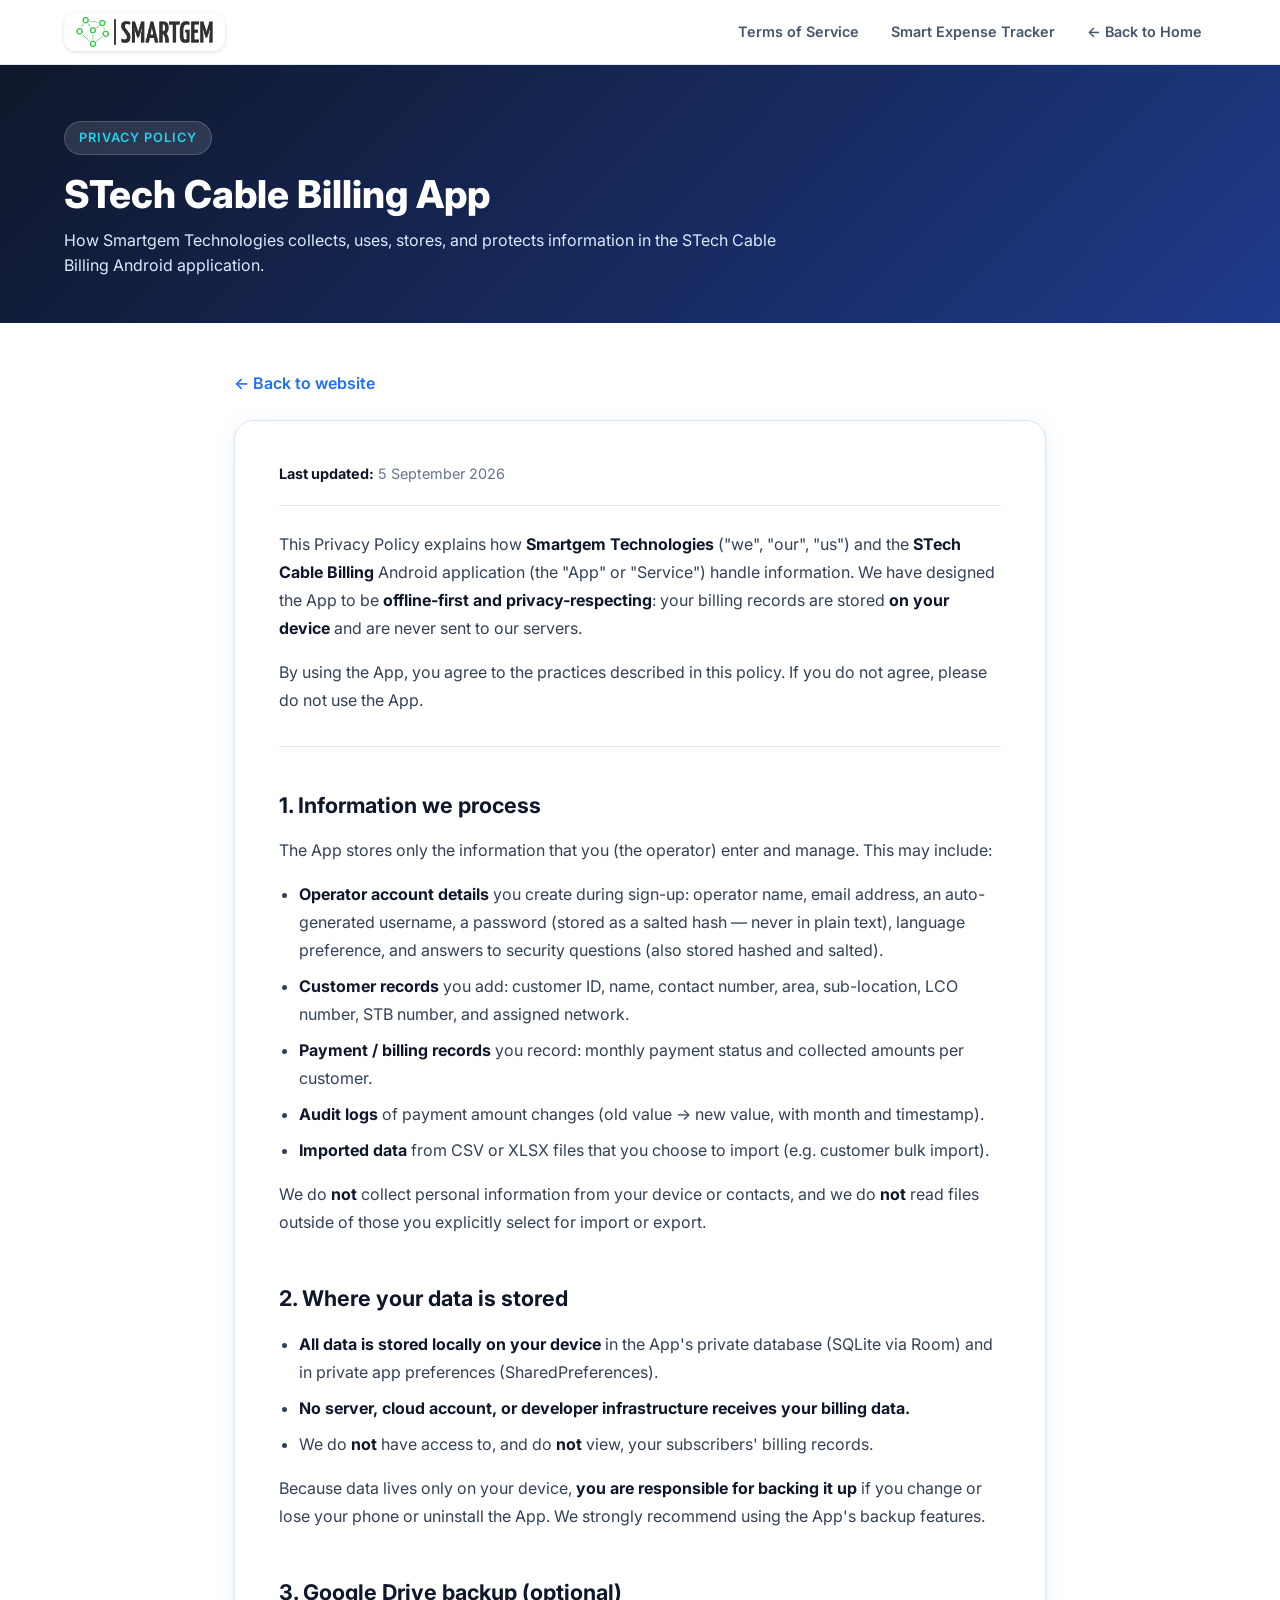
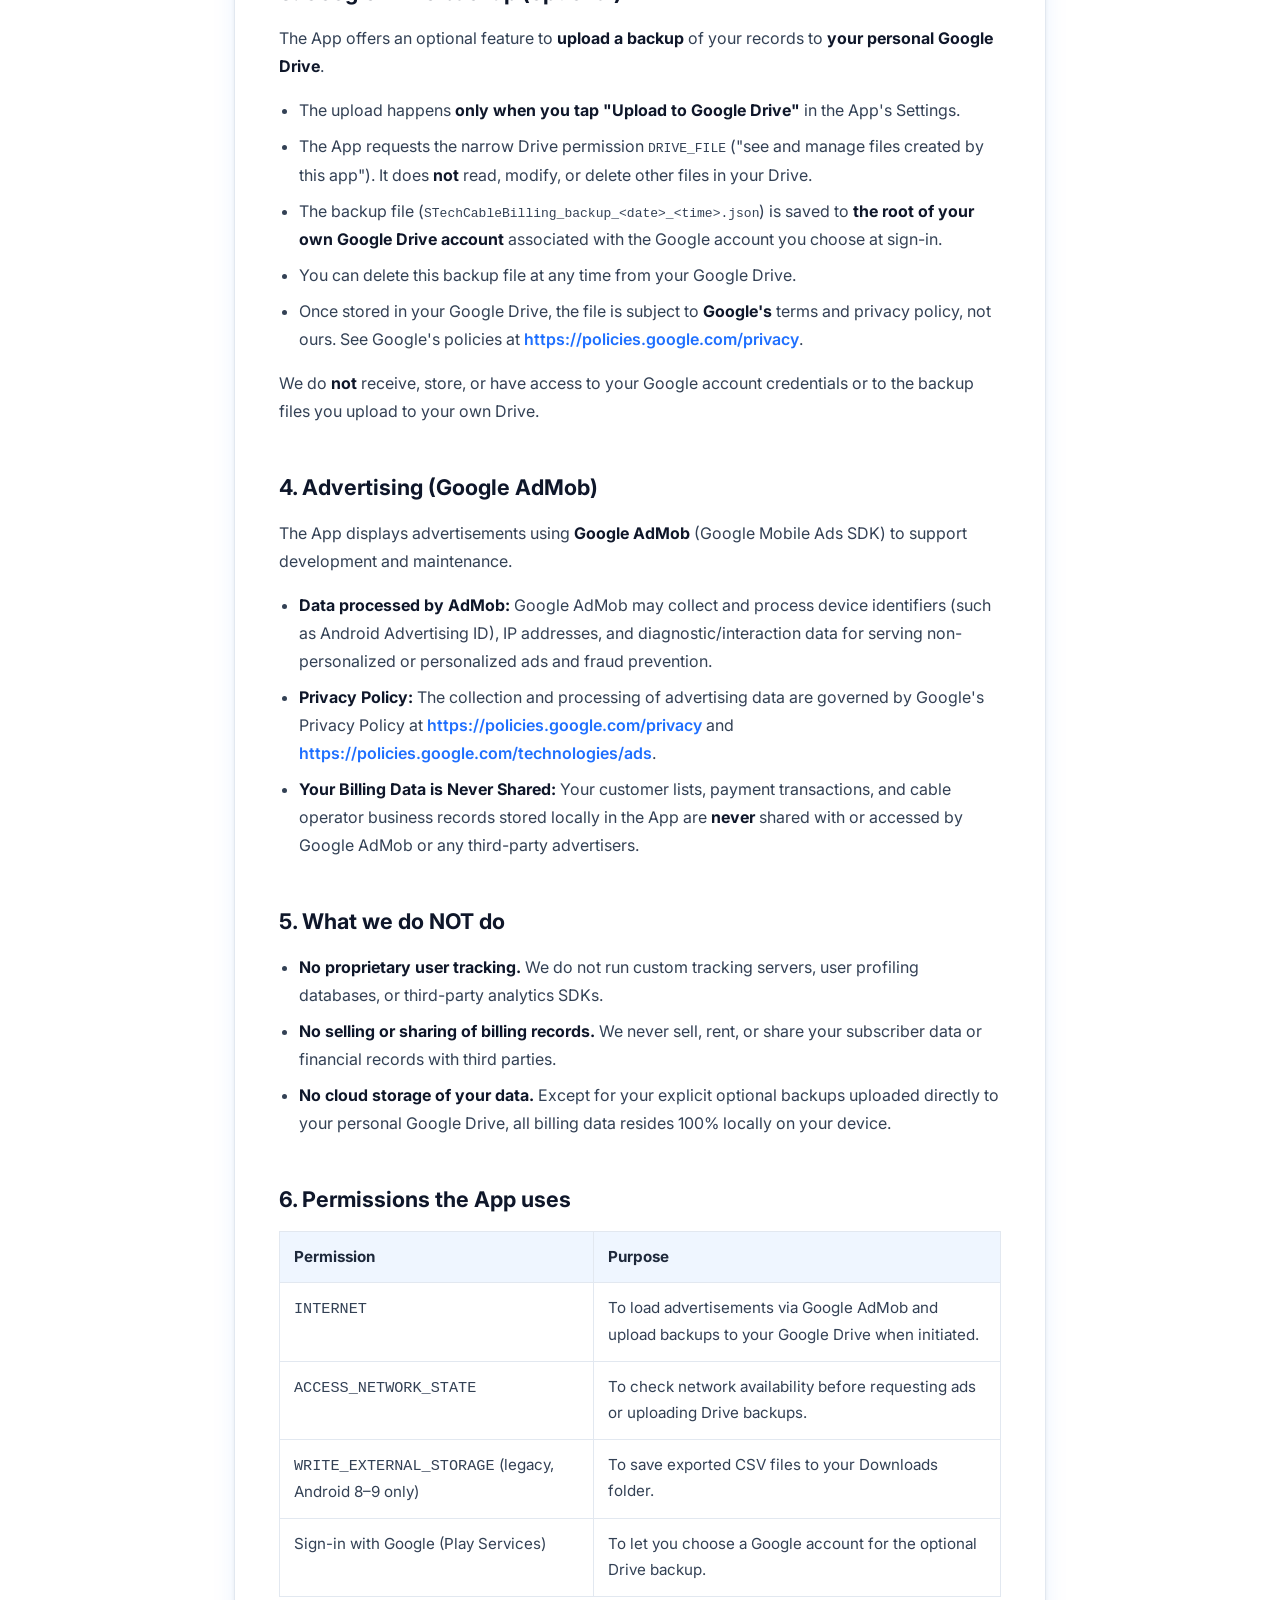
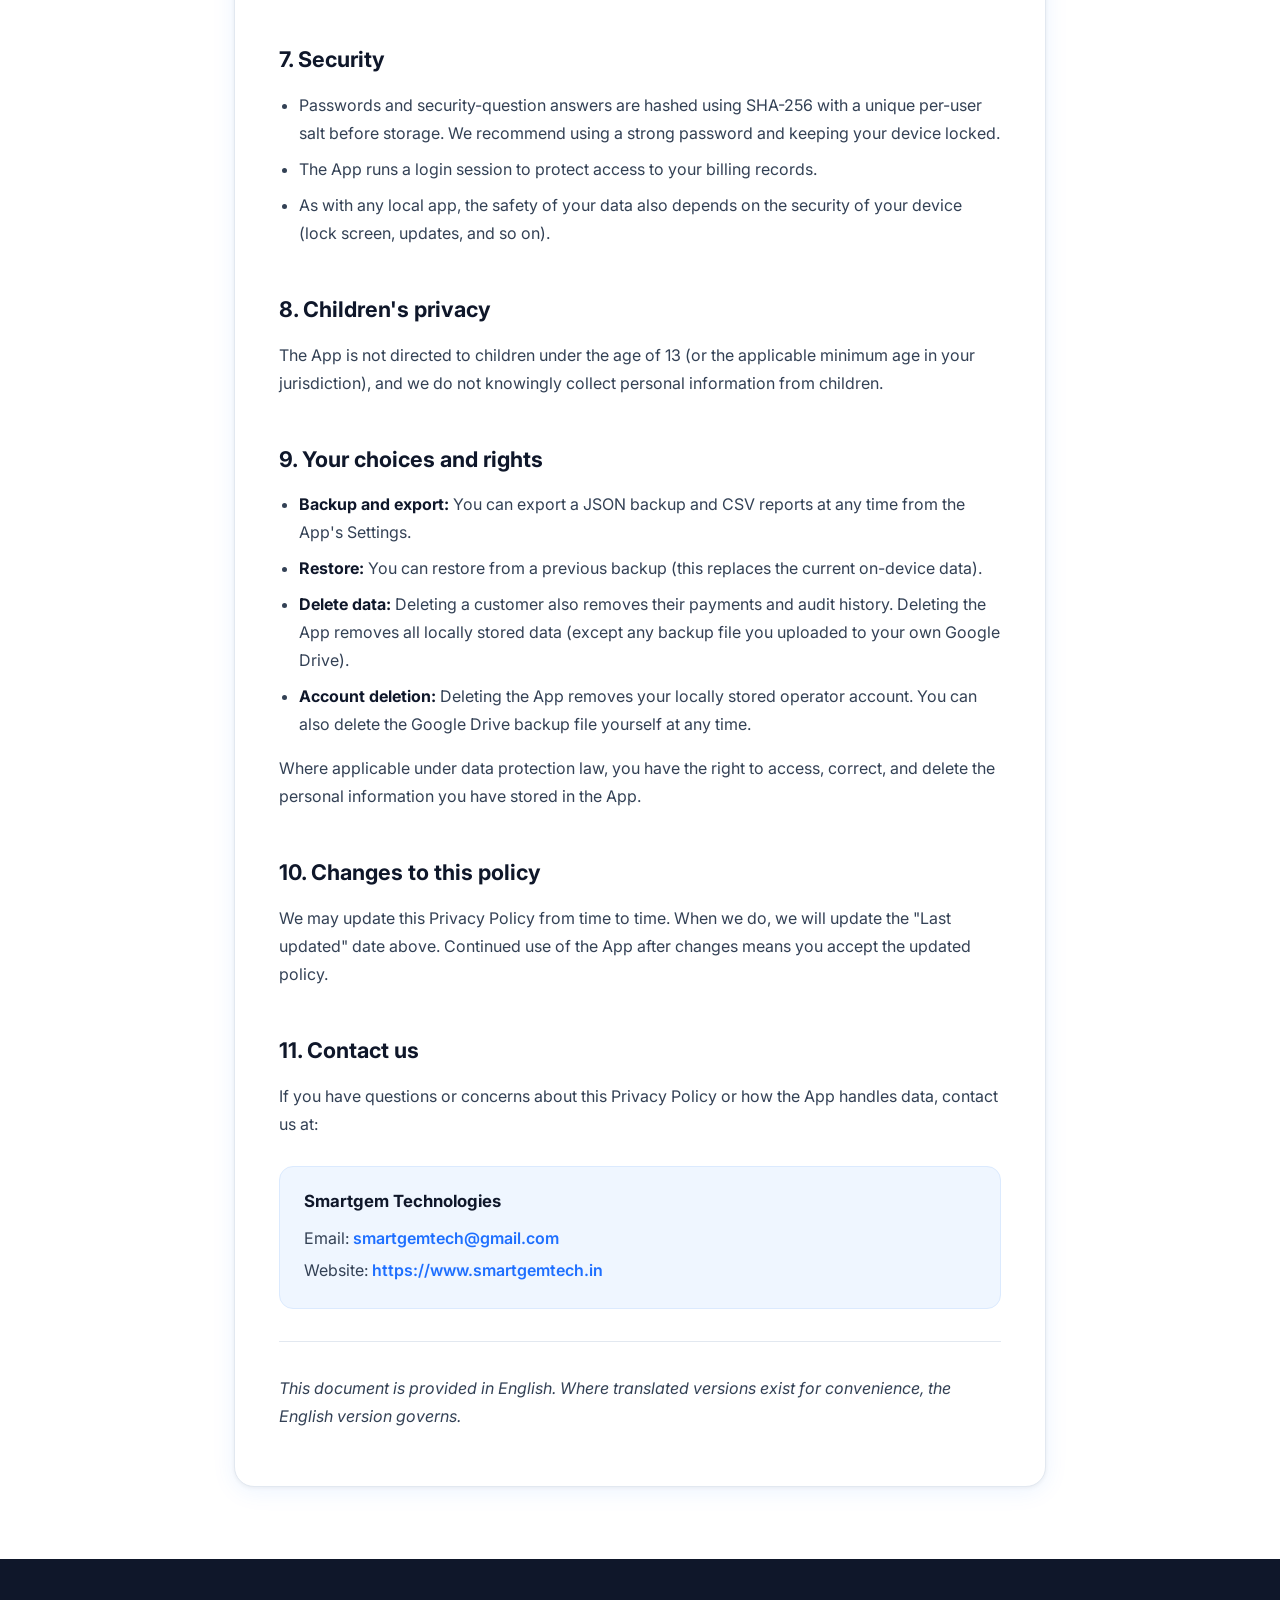
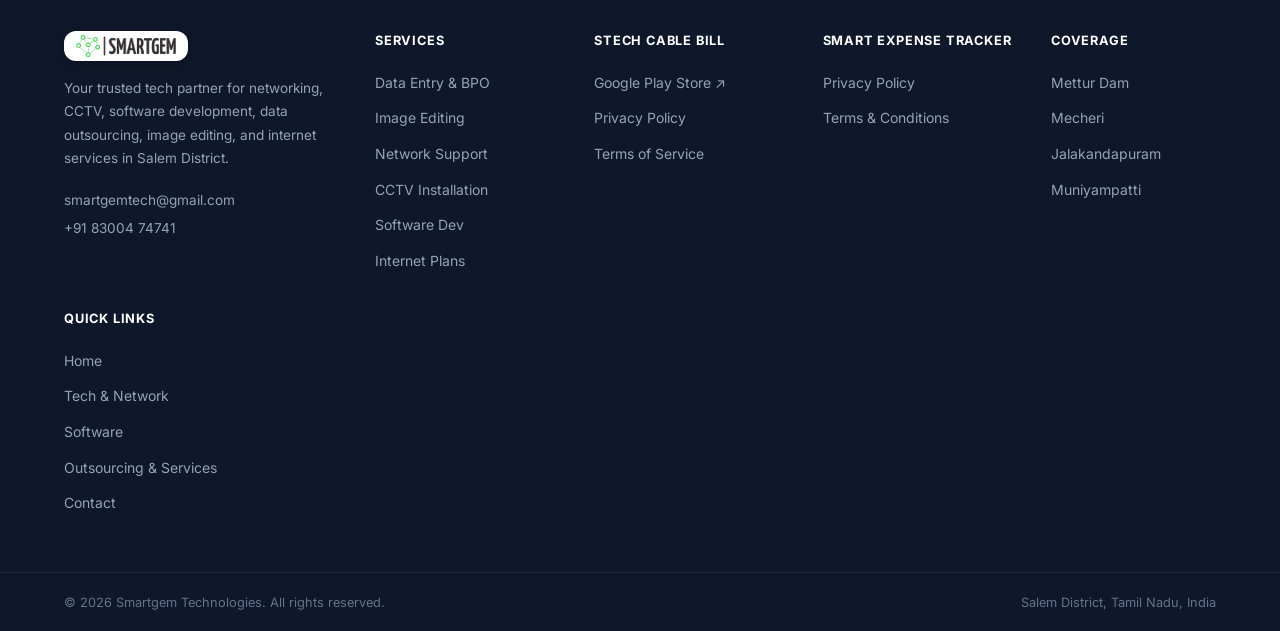
<file: privacy-policy.html>
<!DOCTYPE html>
<html lang="en">
<head>
  <!-- Google tag (gtag.js) -->
  <script async src="https://www.googletagmanager.com/gtag/js?id=G-7BC42029JB"></script>
  <script>
    window.dataLayer = window.dataLayer || [];
    function gtag(){dataLayer.push(arguments);}
    gtag('js', new Date());

    gtag('config', 'G-7BC42029JB');
  </script>
  <meta charset="UTF-8" />
  <meta name="viewport" content="width=device-width, initial-scale=1.0" />
  <title>Privacy Policy – Smartgem Technologies | STech Cable Billing</title>
  <meta name="description" content="Privacy Policy for the STech Cable Billing Android app by Smartgem Technologies. Learn how your data is handled, stored, and protected." />
  <link rel="icon" type="image/png" href="tab-logo.png" />
  <link rel="preconnect" href="https://fonts.googleapis.com" />
  <link rel="preconnect" href="https://fonts.gstatic.com" crossorigin />
  <link href="https://fonts.googleapis.com/css2?family=Inter:wght@300;400;500;600;700;800;900&family=Plus+Jakarta+Sans:wght@400;500;600;700;800&display=swap" rel="stylesheet" />
  <link rel="stylesheet" href="style.css" />
  <style>
    /* ===== LEGAL PAGE SPECIFIC ===== */
    .legal-navbar {
      position: sticky;
      top: 0;
      z-index: 50;
      background: rgba(255,255,255,.9);
      backdrop-filter: blur(12px);
      border-bottom: 1px solid var(--slate-200);
    }
    .legal-navbar .nav-container {
      display: flex;
      align-items: center;
      justify-content: space-between;
      height: 64px;
    }
    .legal-navbar .logo-img { height: 38px; width: auto; }
    .legal-navbar .nav-link {
      display: inline-flex;
      align-items: center;
      gap: 6px;
      color: var(--slate-600);
      font-weight: 600;
      font-size: 0.9rem;
      padding: 8px 14px;
      border-radius: var(--radius-sm);
      transition: all var(--transition);
    }
    .legal-navbar .nav-link:hover { color: var(--brand); background: var(--blue-50); }

    .legal-hero {
      background: linear-gradient(135deg, var(--slate-900), #1e3a8a);
      color: var(--white);
      padding: 56px 0 44px;
    }
    .legal-hero .badge {
      display: inline-block;
      background: rgba(255,255,255,.12);
      border: 1px solid rgba(255,255,255,.18);
      color: var(--cyan-400);
      font-weight: 600;
      font-size: 0.8rem;
      text-transform: uppercase;
      letter-spacing: .08em;
      padding: 6px 14px;
      border-radius: 999px;
      margin-bottom: 16px;
    }
    .legal-hero h1 { font-size: 2.4rem; font-weight: 800; margin-bottom: 10px; line-height: 1.2; }
    .legal-hero p { color: var(--blue-100); max-width: 720px; }

    .legal-container {
      max-width: 860px;
      margin: 0 auto;
      padding: 48px 24px 72px;
    }
    .legal-card {
      background: var(--white);
      border: 1px solid var(--slate-200);
      border-radius: var(--radius-lg);
      box-shadow: var(--shadow);
      padding: 40px 44px;
      color: var(--slate-700);
      line-height: 1.75;
    }
    .legal-card .last-updated {
      font-size: 0.9rem;
      color: var(--slate-500);
      margin-bottom: 24px;
      padding-bottom: 18px;
      border-bottom: 1px solid var(--slate-200);
    }
    .legal-card p { margin-bottom: 16px; }
    .legal-card h2 {
      font-size: 1.35rem;
      font-weight: 700;
      color: var(--slate-900);
      margin: 36px 0 12px;
      padding-top: 8px;
    }
    .legal-card h2:first-of-type { margin-top: 12px; }
    .legal-card ul { margin: 0 0 16px 20px; }
    .legal-card ol { margin: 0 0 16px 20px; }
    .legal-card li { margin-bottom: 8px; }
    .legal-card strong { color: var(--slate-900); }
    .legal-card a { color: var(--brand); font-weight: 600; }
    .legal-card a:hover { text-decoration: underline; }
    .legal-card table {
      width: 100%;
      border-collapse: collapse;
      margin: 8px 0 20px;
      font-size: 0.95rem;
    }
    .legal-card th, .legal-card td {
      border: 1px solid var(--slate-200);
      padding: 12px 14px;
      text-align: left;
      vertical-align: top;
    }
    .legal-card th {
      background: var(--blue-50);
      color: var(--slate-800);
      font-weight: 700;
    }
    .legal-card hr { border: none; border-top: 1px solid var(--slate-200); margin: 32px 0; }
    .legal-contact {
      background: var(--blue-50);
      border: 1px solid var(--blue-100);
      border-radius: var(--radius);
      padding: 20px 24px;
      margin-top: 28px;
    }
    .legal-contact h3 { color: var(--slate-900); font-size: 1.05rem; margin-bottom: 8px; }
    .legal-contact p { margin-bottom: 4px; }
    .legal-back {
      display: inline-flex;
      align-items: center;
      gap: 8px;
      margin-bottom: 24px;
      color: var(--brand);
      font-weight: 600;
    }
    .legal-back:hover { text-decoration: underline; }

    @media (max-width: 640px) {
      .legal-hero h1 { font-size: 1.8rem; }
      .legal-card { padding: 24px 20px; }
    }
  </style>
</head>
<body>

  <!-- ===== NAVBAR ===== -->
  <header class="legal-navbar">
    <div class="container nav-container">
      <a href="/" class="logo" aria-label="Smartgem Technologies Home">
        <img src="logo.png" alt="Smartgem Technologies" class="logo-img" />
      </a>
      <nav class="nav-links" aria-label="Legal navigation">
        <a href="/terms-of-service.html" class="nav-link">Terms of Service</a>
        <a href="/smart-expense-privacy-policy.html" class="nav-link">Smart Expense Tracker</a>
        <a href="/" class="nav-link">← Back to Home</a>
      </nav>
    </div>
  </header>

  <!-- ===== HERO ===== -->
  <section class="legal-hero">
    <div class="container">
      <span class="badge">Privacy Policy</span>
      <h1>STech Cable Billing App</h1>
      <p>How Smartgem Technologies collects, uses, stores, and protects information in the STech Cable Billing Android application.</p>
    </div>
  </section>

  <!-- ===== CONTENT ===== -->
  <main class="legal-container">
    <a class="legal-back" href="/">← Back to website</a>
    <article class="legal-card">
      <p class="last-updated"><strong>Last updated:</strong> 5 September 2026</p>

      <p>This Privacy Policy explains how <strong>Smartgem Technologies</strong> ("we", "our", "us") and the <strong>STech Cable Billing</strong> Android application (the "App" or "Service") handle information. We have designed the App to be <strong>offline-first and privacy-respecting</strong>: your billing records are stored <strong>on your device</strong> and are never sent to our servers.</p>
      <p>By using the App, you agree to the practices described in this policy. If you do not agree, please do not use the App.</p>

      <hr />

      <h2>1. Information we process</h2>
      <p>The App stores only the information that you (the operator) enter and manage. This may include:</p>
      <ul>
        <li><strong>Operator account details</strong> you create during sign-up: operator name, email address, an auto-generated username, a password (stored as a salted hash — never in plain text), language preference, and answers to security questions (also stored hashed and salted).</li>
        <li><strong>Customer records</strong> you add: customer ID, name, contact number, area, sub-location, LCO number, STB number, and assigned network.</li>
        <li><strong>Payment / billing records</strong> you record: monthly payment status and collected amounts per customer.</li>
        <li><strong>Audit logs</strong> of payment amount changes (old value → new value, with month and timestamp).</li>
        <li><strong>Imported data</strong> from CSV or XLSX files that you choose to import (e.g. customer bulk import).</li>
      </ul>
      <p>We do <strong>not</strong> collect personal information from your device or contacts, and we do <strong>not</strong> read files outside of those you explicitly select for import or export.</p>

      <h2>2. Where your data is stored</h2>
      <ul>
        <li><strong>All data is stored locally on your device</strong> in the App's private database (SQLite via Room) and in private app preferences (SharedPreferences).</li>
        <li><strong>No server, cloud account, or developer infrastructure receives your billing data.</strong></li>
        <li>We do <strong>not</strong> have access to, and do <strong>not</strong> view, your subscribers' billing records.</li>
      </ul>
      <p>Because data lives only on your device, <strong>you are responsible for backing it up</strong> if you change or lose your phone or uninstall the App. We strongly recommend using the App's backup features.</p>

      <h2>3. Google Drive backup (optional)</h2>
      <p>The App offers an optional feature to <strong>upload a backup</strong> of your records to <strong>your personal Google Drive</strong>.</p>
      <ul>
        <li>The upload happens <strong>only when you tap "Upload to Google Drive"</strong> in the App's Settings.</li>
        <li>The App requests the narrow Drive permission <code>DRIVE_FILE</code> ("see and manage files created by this app"). It does <strong>not</strong> read, modify, or delete other files in your Drive.</li>
        <li>The backup file (<code>STechCableBilling_backup_&lt;date&gt;_&lt;time&gt;.json</code>) is saved to <strong>the root of your own Google Drive account</strong> associated with the Google account you choose at sign-in.</li>
        <li>You can delete this backup file at any time from your Google Drive.</li>
        <li>Once stored in your Google Drive, the file is subject to <strong>Google's</strong> terms and privacy policy, not ours. See Google's policies at <a href="https://policies.google.com/privacy" target="_blank" rel="noopener noreferrer">https://policies.google.com/privacy</a>.</li>
      </ul>
      <p>We do <strong>not</strong> receive, store, or have access to your Google account credentials or to the backup files you upload to your own Drive.</p>

      <h2>4. Advertising (Google AdMob)</h2>
      <p>The App displays advertisements using <strong>Google AdMob</strong> (Google Mobile Ads SDK) to support development and maintenance.</p>
      <ul>
        <li><strong>Data processed by AdMob:</strong> Google AdMob may collect and process device identifiers (such as Android Advertising ID), IP addresses, and diagnostic/interaction data for serving non-personalized or personalized ads and fraud prevention.</li>
        <li><strong>Privacy Policy:</strong> The collection and processing of advertising data are governed by Google's Privacy Policy at <a href="https://policies.google.com/privacy" target="_blank" rel="noopener noreferrer">https://policies.google.com/privacy</a> and <a href="https://policies.google.com/technologies/ads" target="_blank" rel="noopener noreferrer">https://policies.google.com/technologies/ads</a>.</li>
        <li><strong>Your Billing Data is Never Shared:</strong> Your customer lists, payment transactions, and cable operator business records stored locally in the App are <strong>never</strong> shared with or accessed by Google AdMob or any third-party advertisers.</li>
      </ul>

      <h2>5. What we do NOT do</h2>
      <ul>
        <li><strong>No proprietary user tracking.</strong> We do not run custom tracking servers, user profiling databases, or third-party analytics SDKs.</li>
        <li><strong>No selling or sharing of billing records.</strong> We never sell, rent, or share your subscriber data or financial records with third parties.</li>
        <li><strong>No cloud storage of your data.</strong> Except for your explicit optional backups uploaded directly to your personal Google Drive, all billing data resides 100% locally on your device.</li>
      </ul>

      <h2>6. Permissions the App uses</h2>
      <table>
        <thead>
          <tr><th>Permission</th><th>Purpose</th></tr>
        </thead>
        <tbody>
          <tr><td><code>INTERNET</code></td><td>To load advertisements via Google AdMob and upload backups to your Google Drive when initiated.</td></tr>
          <tr><td><code>ACCESS_NETWORK_STATE</code></td><td>To check network availability before requesting ads or uploading Drive backups.</td></tr>
          <tr><td><code>WRITE_EXTERNAL_STORAGE</code> (legacy, Android 8–9 only)</td><td>To save exported CSV files to your Downloads folder.</td></tr>
          <tr><td>Sign-in with Google (Play Services)</td><td>To let you choose a Google account for the optional Drive backup.</td></tr>
        </tbody>
      </table>

      <h2>7. Security</h2>
      <ul>
        <li>Passwords and security-question answers are hashed using SHA-256 with a unique per-user salt before storage. We recommend using a strong password and keeping your device locked.</li>
        <li>The App runs a login session to protect access to your billing records.</li>
        <li>As with any local app, the safety of your data also depends on the security of your device (lock screen, updates, and so on).</li>
      </ul>

      <h2>8. Children's privacy</h2>
      <p>The App is not directed to children under the age of 13 (or the applicable minimum age in your jurisdiction), and we do not knowingly collect personal information from children.</p>

      <h2>9. Your choices and rights</h2>
      <ul>
        <li><strong>Backup and export:</strong> You can export a JSON backup and CSV reports at any time from the App's Settings.</li>
        <li><strong>Restore:</strong> You can restore from a previous backup (this replaces the current on-device data).</li>
        <li><strong>Delete data:</strong> Deleting a customer also removes their payments and audit history. Deleting the App removes all locally stored data (except any backup file you uploaded to your own Google Drive).</li>
        <li><strong>Account deletion:</strong> Deleting the App removes your locally stored operator account. You can also delete the Google Drive backup file yourself at any time.</li>
      </ul>
      <p>Where applicable under data protection law, you have the right to access, correct, and delete the personal information you have stored in the App.</p>

      <h2>10. Changes to this policy</h2>
      <p>We may update this Privacy Policy from time to time. When we do, we will update the "Last updated" date above. Continued use of the App after changes means you accept the updated policy.</p>

      <h2>11. Contact us</h2>
      <p>If you have questions or concerns about this Privacy Policy or how the App handles data, contact us at:</p>
      <div class="legal-contact">
        <h3>Smartgem Technologies</h3>
        <p>Email: <a href="mailto:smartgemtech@gmail.com">smartgemtech@gmail.com</a></p>
        <p>Website: <a href="https://www.smartgemtech.in" target="_blank" rel="noopener noreferrer">https://www.smartgemtech.in</a></p>
      </div>

      <hr />
      <p><em>This document is provided in English. Where translated versions exist for convenience, the English version governs.</em></p>
    </article>
  </main>

  <!-- ===== FOOTER ===== -->
  <footer class="footer" id="footer">
    <div class="container footer-container">
      <div class="footer-brand">
        <a href="/" class="logo footer-logo">
          <img src="logo.png" alt="Smartgem Technologies" class="logo-img logo-img-footer" />
        </a>
        <p class="footer-tagline">Your trusted tech partner for networking, CCTV, software development, data outsourcing, image editing, and internet services in Salem District.</p>
        <div class="footer-contact-links">
          <a href="mailto:smartgemtech@gmail.com">smartgemtech@gmail.com</a>
          <a href="tel:+918300474741">+91 83004 74741</a>
        </div>
      </div>
      <div class="footer-links-group">
        <h4 class="footer-heading">Services</h4>
        <ul class="footer-links">
          <li><a href="/#services">Data Entry &amp; BPO</a></li>
          <li><a href="/#services">Image Editing</a></li>
          <li><a href="/#tech-services">Network Support</a></li>
          <li><a href="/#tech-services">CCTV Installation</a></li>
          <li><a href="/#software">Software Dev</a></li>
          <li><a href="/#internet">Internet Plans</a></li>
        </ul>
      </div>
      <div class="footer-links-group">
        <h4 class="footer-heading">STech Cable Bill</h4>
        <ul class="footer-links">
          <li><a href="https://play.google.com/store/apps/details?id=com.stech.cablebilling" target="_blank" rel="noopener noreferrer">Google Play Store ↗</a></li>
          <li><a href="/privacy-policy.html">Privacy Policy</a></li>
          <li><a href="/terms-of-service.html">Terms of Service</a></li>
        </ul>
      </div>
      <div class="footer-links-group">
        <h4 class="footer-heading">Smart Expense Tracker</h4>
        <ul class="footer-links">
          <li><a href="/smart-expense-privacy-policy.html">Privacy Policy</a></li>
          <li><a href="/smart-expense-terms.html">Terms &amp; Conditions</a></li>
        </ul>
      </div>
      <div class="footer-links-group">
        <h4 class="footer-heading">Coverage</h4>
        <ul class="footer-links">
          <li><a href="/#coverage">Mettur Dam</a></li>
          <li><a href="/#coverage">Mecheri</a></li>
          <li><a href="/#coverage">Jalakandapuram</a></li>
          <li><a href="/#coverage">Muniyampatti</a></li>
        </ul>
      </div>
      <div class="footer-links-group">
        <h4 class="footer-heading">Quick Links</h4>
        <ul class="footer-links">
          <li><a href="/">Home</a></li>
          <li><a href="/#tech-services">Tech &amp; Network</a></li>
          <li><a href="/#software">Software</a></li>
          <li><a href="/#services">Outsourcing &amp; Services</a></li>
          <li><a href="/#contact">Contact</a></li>
        </ul>
      </div>
    </div>
    <div class="footer-bottom">
      <div class="container footer-bottom-inner">
        <p>© 2026 Smartgem Technologies. All rights reserved.</p>
        <p>Salem District, Tamil Nadu, India</p>
      </div>
    </div>
  </footer>

</body>
</html>
</file>
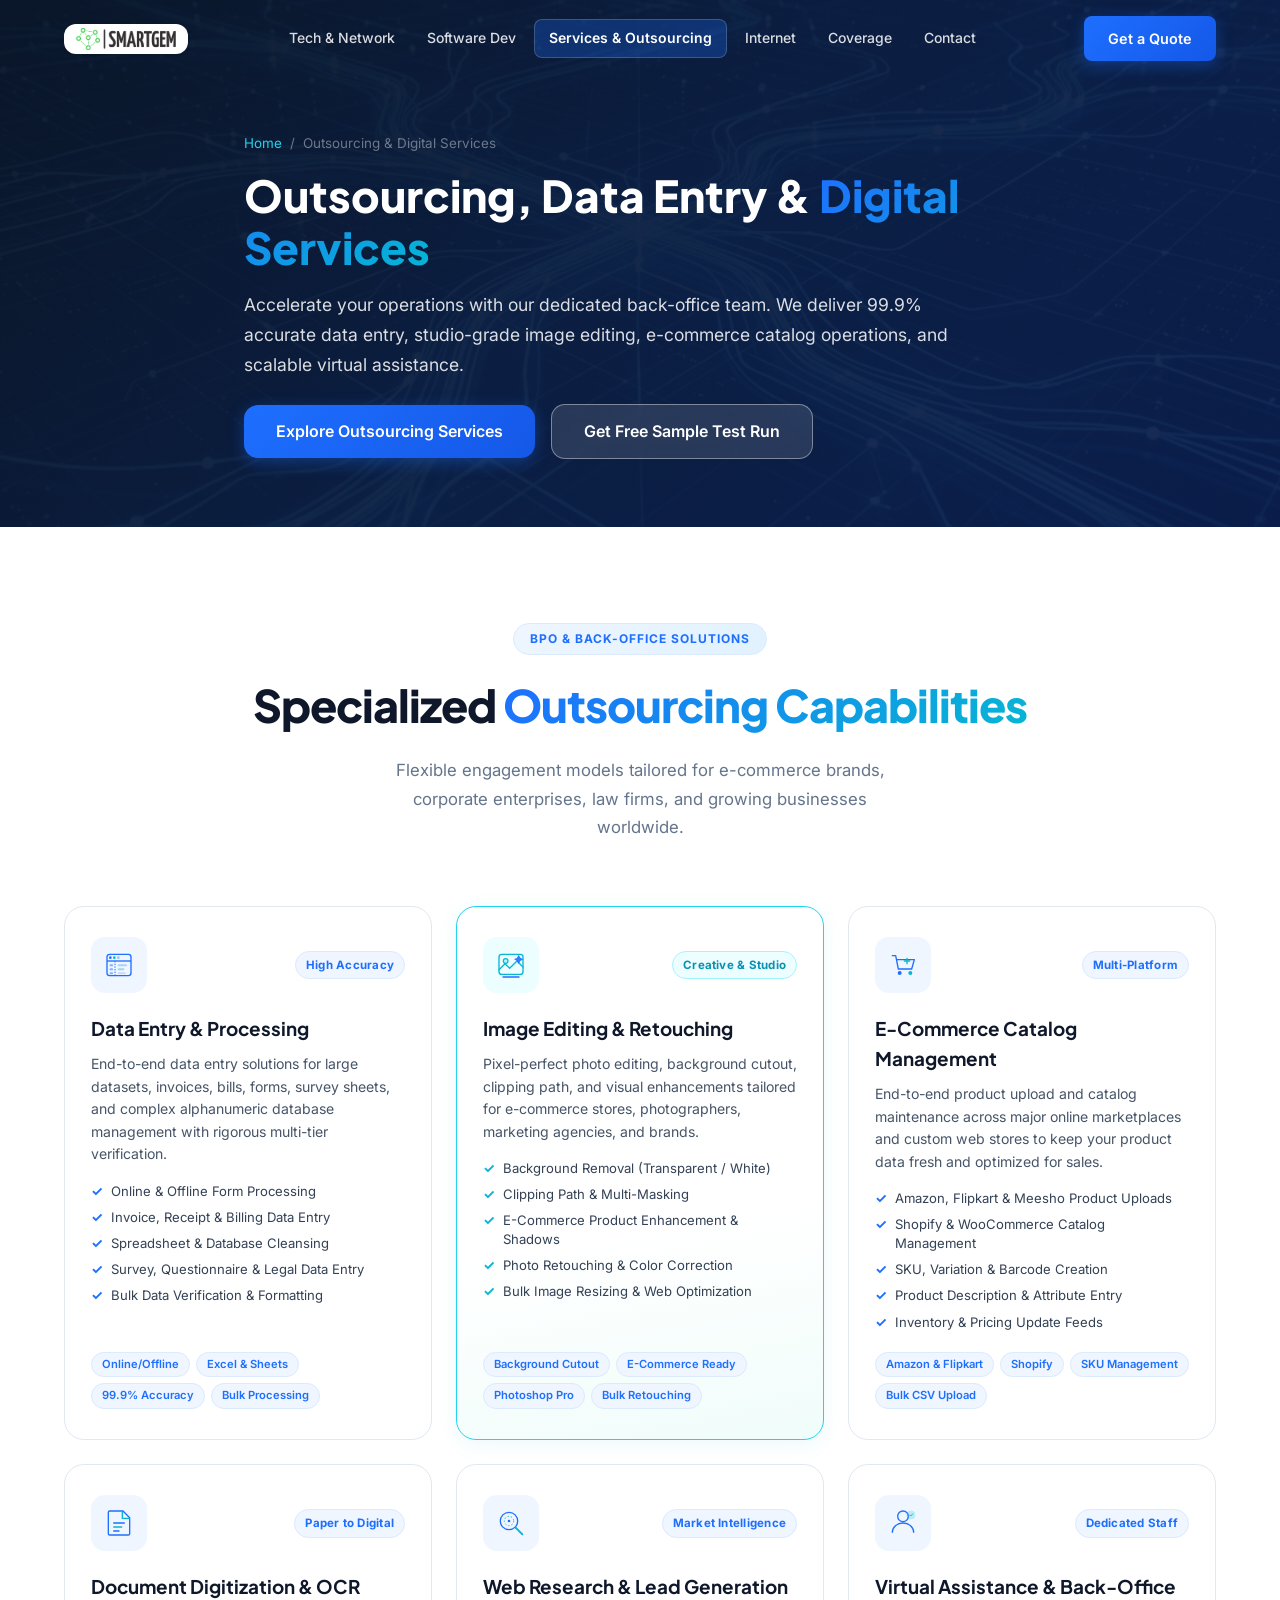
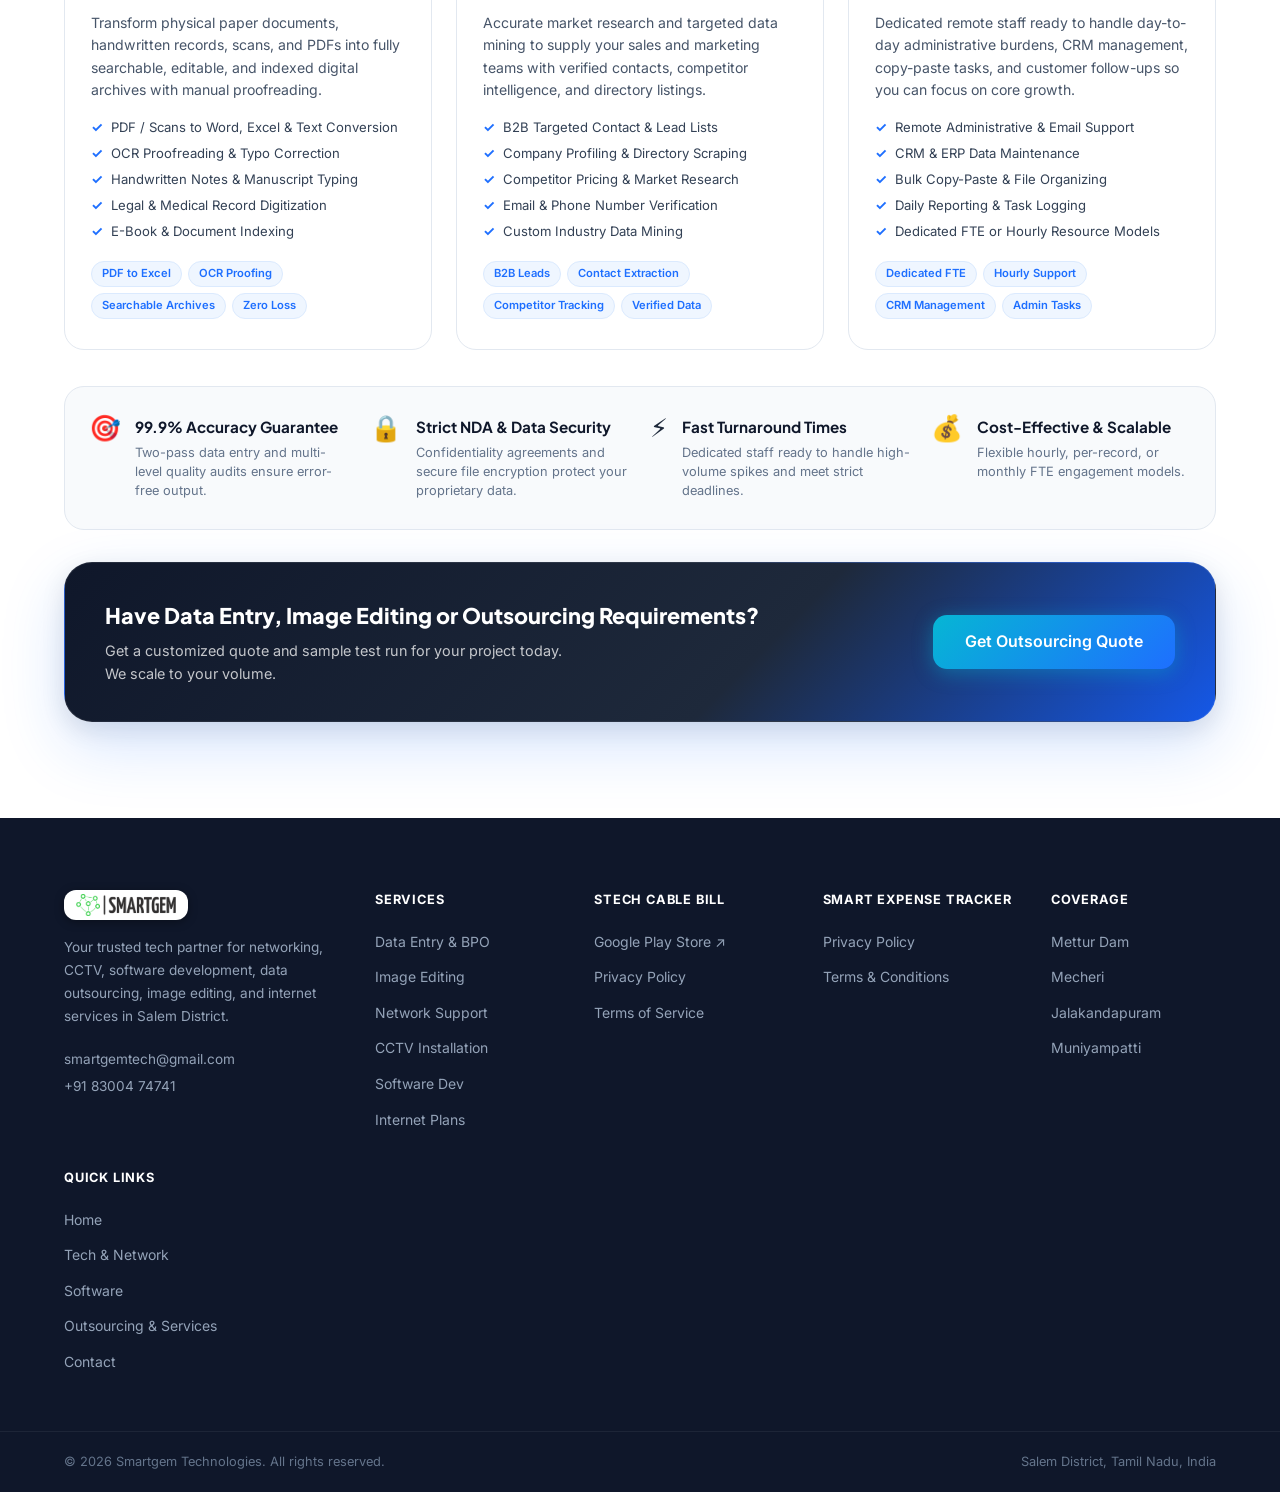
<file: services.html>
<!DOCTYPE html>
<html lang="en">
<head>
  <!-- Google tag (gtag.js) -->
  <script async src="https://www.googletagmanager.com/gtag/js?id=G-7BC42029JB"></script>
  <script>
    window.dataLayer = window.dataLayer || [];
    function gtag(){dataLayer.push(arguments);}
    gtag('js', new Date());
    gtag('config', 'G-7BC42029JB');
  </script>
  <meta charset="UTF-8" />
  <meta name="viewport" content="width=device-width, initial-scale=1.0" />
  <title>BPO Outsourcing, Data Entry &amp; Image Editing – Smartgem Technologies</title>
  <meta name="description" content="High-accuracy data entry, professional image editing, photo retouching, e-commerce catalog management, and virtual back-office outsourcing services by Smartgem Technologies." />
  <meta name="keywords" content="data entry outsourcing, image editing, photo retouching, background removal, catalog management, virtual assistant, BPO Salem, Smartgem Technologies" />
  <link rel="icon" type="image/png" href="tab-logo.png" />
  <link rel="preconnect" href="https://fonts.googleapis.com" />
  <link rel="preconnect" href="https://fonts.gstatic.com" crossorigin />
  <link href="https://fonts.googleapis.com/css2?family=Inter:wght@300;400;500;600;700;800;900&family=Plus+Jakarta+Sans:wght@400;500;600;700;800&display=swap" rel="stylesheet" />
  <link rel="stylesheet" href="style.css" />
</head>
<body>

  <!-- ===== NAVBAR ===== -->
  <header class="navbar" id="navbar">
    <div class="container nav-container">
      <a href="/" class="logo" id="logo-link">
        <img src="logo.png" alt="Smartgem Technologies" class="logo-img" />
      </a>
      <nav class="nav-links" id="nav-links">
        <a href="/tech-services.html" class="nav-link"><span class="nav-icon" aria-hidden="true"><svg viewBox="0 0 24 24" fill="none" stroke="currentColor" stroke-width="2" stroke-linecap="round" stroke-linejoin="round"><rect x="2" y="2" width="20" height="8" rx="2"/><rect x="2" y="14" width="20" height="8" rx="2"/><line x1="6" y1="6" x2="6.01" y2="6"/><line x1="6" y1="18" x2="6.01" y2="18"/></svg></span>Tech &amp; Network</a>
        <a href="/software.html" class="nav-link"><span class="nav-icon" aria-hidden="true"><svg viewBox="0 0 24 24" fill="none" stroke="currentColor" stroke-width="2" stroke-linecap="round" stroke-linejoin="round"><polyline points="16 18 22 12 16 6"/><polyline points="8 6 2 12 8 18"/></svg></span>Software Dev</a>
        <a href="/services.html" class="nav-link active"><span class="nav-icon" aria-hidden="true"><svg viewBox="0 0 24 24" fill="none" stroke="currentColor" stroke-width="2" stroke-linecap="round" stroke-linejoin="round"><path d="M16 4h2a2 2 0 0 1 2 2v14a2 2 0 0 1-2 2H6a2 2 0 0 1-2-2V6a2 2 0 0 1 2-2h2"/><rect x="8" y="2" width="8" height="4" rx="1" ry="1"/><path d="M9 14l2 2 4-4"/></svg></span>Services &amp; Outsourcing</a>
        <a href="/internet.html" class="nav-link"><span class="nav-icon" aria-hidden="true"><svg viewBox="0 0 24 24" fill="none" stroke="currentColor" stroke-width="2" stroke-linecap="round" stroke-linejoin="round"><path d="M5 12.55a11 11 0 0 1 14.08 0"/><path d="M1.42 9a16 16 0 0 1 21.16 0"/><path d="M8.53 16.11a6 6 0 0 1 6.95 0"/><line x1="12" y1="20" x2="12.01" y2="20"/></svg></span>Internet</a>
        <a href="/coverage.html" class="nav-link"><span class="nav-icon" aria-hidden="true"><svg viewBox="0 0 24 24" fill="none" stroke="currentColor" stroke-width="2" stroke-linecap="round" stroke-linejoin="round"><path d="M21 10c0 7-9 13-9 13s-9-6-9-13a9 9 0 0 1 18 0z"/><circle cx="12" cy="10" r="3"/></svg></span>Coverage</a>
        <a href="/contact.html" class="nav-link"><span class="nav-icon" aria-hidden="true"><svg viewBox="0 0 24 24" fill="none" stroke="currentColor" stroke-width="2" stroke-linecap="round" stroke-linejoin="round"><path d="M22 16.92v3a2 2 0 0 1-2.18 2 19.79 19.79 0 0 1-8.63-3.07 19.5 19.5 0 0 1-6-6 19.79 19.79 0 0 1-3.07-8.67A2 2 0 0 1 4.11 2h3a2 2 0 0 1 2 1.72 12.84 12.84 0 0 0 .7 2.81 2 2 0 0 1-.45 2.11L8.09 9.91a16 16 0 0 0 6 6l1.27-1.27a2 2 0 0 1 2.11-.45 12.84 12.84 0 0 0 2.81.7A2 2 0 0 1 22 16.92z"/></svg></span>Contact</a>
      </nav>
      <a href="/contact.html" class="btn btn-primary nav-cta" id="nav-cta">Get a Quote</a>
      <button class="hamburger" id="hamburger" aria-label="Toggle menu">
        <span></span><span></span><span></span>
      </button>
    </div>
  </header>

  <!-- ===== PAGE HERO ===== -->
  <section class="page-hero">
    <div class="hero-bg"></div>
    <div class="hero-overlay"></div>
    <div class="container page-hero-content">
      <div class="page-breadcrumbs">
        <a href="/">Home</a> <span>/</span> <span>Outsourcing &amp; Digital Services</span>
      </div>
      <h1 class="page-hero-title">
        Outsourcing, Data Entry &amp; <span class="gradient-text">Digital Services</span>
      </h1>
      <p class="page-hero-subtitle">
        Accelerate your operations with our dedicated back-office team. We deliver 99.9% accurate data entry, studio-grade image editing, e-commerce catalog operations, and scalable virtual assistance.
      </p>
      <div class="page-hero-ctas">
        <a href="#services-grid" class="btn btn-primary btn-lg">Explore Outsourcing Services</a>
        <a href="/contact.html" class="btn btn-outline btn-lg">Get Free Sample Test Run</a>
      </div>
    </div>
  </section>

  <!-- ===== OUTSOURCING SERVICES GRID ===== -->
  <main class="section" id="services">
    <div class="container">
      <div class="section-header" id="services-grid">
        <div class="section-badge">BPO &amp; Back-Office Solutions</div>
        <h2 class="section-title">Specialized <span class="gradient-text">Outsourcing Capabilities</span></h2>
        <p class="section-subtitle">Flexible engagement models tailored for e-commerce brands, corporate enterprises, law firms, and growing businesses worldwide.</p>
      </div>

      <div class="outsourcing-grid">

        <!-- 1. Data Entry & Processing -->
        <div class="outsourcing-card" id="service-data-entry">
          <div class="outsourcing-card-head">
            <div class="outsourcing-icon-wrap">
              <svg viewBox="0 0 48 48" fill="none" xmlns="http://www.w3.org/2000/svg">
                <rect x="6" y="8" width="36" height="32" rx="4" stroke="#1e6fff" stroke-width="2"/>
                <line x1="6" y1="18" x2="42" y2="18" stroke="#1e6fff" stroke-width="2"/>
                <line x1="18" y1="18" x2="18" y2="40" stroke="#1e6fff" stroke-width="1.5" stroke-dasharray="2 2"/>
                <circle cx="11" cy="13" r="2" fill="#1e6fff"/>
                <circle cx="17" cy="13" r="2" fill="#06b6d4"/>
                <circle cx="23" cy="13" r="2" fill="#1e6fff" opacity="0.4"/>
                <rect x="22" y="23" width="14" height="3" rx="1.5" fill="#1e6fff" opacity="0.3"/>
                <rect x="22" y="29" width="10" height="3" rx="1.5" fill="#06b6d4" opacity="0.4"/>
                <rect x="22" y="35" width="12" height="3" rx="1.5" fill="#1e6fff" opacity="0.2"/>
                <rect x="10" y="23" width="5" height="3" rx="1" fill="#1e6fff" opacity="0.5"/>
                <rect x="10" y="29" width="5" height="3" rx="1" fill="#1e6fff" opacity="0.5"/>
                <rect x="10" y="35" width="5" height="3" rx="1" fill="#1e6fff" opacity="0.5"/>
              </svg>
            </div>
            <span class="outsourcing-badge">High Accuracy</span>
          </div>
          <div class="outsourcing-card-body">
            <h3 class="outsourcing-title">Data Entry &amp; Processing</h3>
            <p class="outsourcing-desc">End-to-end data entry solutions for large datasets, invoices, bills, forms, survey sheets, and complex alphanumeric database management with rigorous multi-tier verification.</p>
            <ul class="outsourcing-list">
              <li>Online &amp; Offline Form Processing</li>
              <li>Invoice, Receipt &amp; Billing Data Entry</li>
              <li>Spreadsheet &amp; Database Cleansing</li>
              <li>Survey, Questionnaire &amp; Legal Data Entry</li>
              <li>Bulk Data Verification &amp; Formatting</li>
            </ul>
            <div class="sw-tags">
              <span>Online/Offline</span>
              <span>Excel &amp; Sheets</span>
              <span>99.9% Accuracy</span>
              <span>Bulk Processing</span>
            </div>
          </div>
        </div>

        <!-- 2. Image Editing & Retouching -->
        <div class="outsourcing-card outsourcing-card-highlight" id="service-image-editing">
          <div class="outsourcing-card-head">
            <div class="outsourcing-icon-wrap icon-cyan">
              <svg viewBox="0 0 48 48" fill="none" xmlns="http://www.w3.org/2000/svg">
                <rect x="6" y="8" width="36" height="30" rx="4" stroke="#06b6d4" stroke-width="2"/>
                <circle cx="16" cy="18" r="3.5" stroke="#06b6d4" stroke-width="1.8" fill="#06b6d4" fill-opacity="0.2"/>
                <path d="M6 31l9-9 7 7 11-11 9 9" stroke="#06b6d4" stroke-width="2" stroke-linecap="round" stroke-linejoin="round"/>
                <path d="M33 13l2.5-4.5L38 13l4.5 2.5L38 18l-2.5 4.5L33 18l-4.5-2.5z" fill="#1e6fff" opacity="0.9"/>
                <line x1="12" y1="42" x2="36" y2="42" stroke="#1e6fff" stroke-width="2" stroke-linecap="round"/>
              </svg>
            </div>
            <span class="outsourcing-badge badge-featured">Creative &amp; Studio</span>
          </div>
          <div class="outsourcing-card-body">
            <h3 class="outsourcing-title">Image Editing &amp; Retouching</h3>
            <p class="outsourcing-desc">Pixel-perfect photo editing, background cutout, clipping path, and visual enhancements tailored for e-commerce stores, photographers, marketing agencies, and brands.</p>
            <ul class="outsourcing-list">
              <li>Background Removal (Transparent / White)</li>
              <li>Clipping Path &amp; Multi-Masking</li>
              <li>E-Commerce Product Enhancement &amp; Shadows</li>
              <li>Photo Retouching &amp; Color Correction</li>
              <li>Bulk Image Resizing &amp; Web Optimization</li>
            </ul>
            <div class="sw-tags">
              <span>Background Cutout</span>
              <span>E-Commerce Ready</span>
              <span>Photoshop Pro</span>
              <span>Bulk Retouching</span>
            </div>
          </div>
        </div>

        <!-- 3. E-Commerce Catalog Management -->
        <div class="outsourcing-card" id="service-ecommerce">
          <div class="outsourcing-card-head">
            <div class="outsourcing-icon-wrap">
              <svg viewBox="0 0 48 48" fill="none" xmlns="http://www.w3.org/2000/svg">
                <path d="M8 10h5l4 20h20l4-14H15" stroke="#1e6fff" stroke-width="2" stroke-linecap="round" stroke-linejoin="round"/>
                <circle cx="19" cy="36" r="3" fill="#1e6fff"/>
                <circle cx="35" cy="36" r="3" fill="#06b6d4"/>
                <path d="M26 18h8M30 14v8" stroke="#06b6d4" stroke-width="2" stroke-linecap="round"/>
              </svg>
            </div>
            <span class="outsourcing-badge">Multi-Platform</span>
          </div>
          <div class="outsourcing-card-body">
            <h3 class="outsourcing-title">E-Commerce Catalog Management</h3>
            <p class="outsourcing-desc">End-to-end product upload and catalog maintenance across major online marketplaces and custom web stores to keep your product data fresh and optimized for sales.</p>
            <ul class="outsourcing-list">
              <li>Amazon, Flipkart &amp; Meesho Product Uploads</li>
              <li>Shopify &amp; WooCommerce Catalog Management</li>
              <li>SKU, Variation &amp; Barcode Creation</li>
              <li>Product Description &amp; Attribute Entry</li>
              <li>Inventory &amp; Pricing Update Feeds</li>
            </ul>
            <div class="sw-tags">
              <span>Amazon &amp; Flipkart</span>
              <span>Shopify</span>
              <span>SKU Management</span>
              <span>Bulk CSV Upload</span>
            </div>
          </div>
        </div>

        <!-- 4. Document Digitization & OCR -->
        <div class="outsourcing-card" id="service-digitization">
          <div class="outsourcing-card-head">
            <div class="outsourcing-icon-wrap">
              <svg viewBox="0 0 48 48" fill="none" xmlns="http://www.w3.org/2000/svg">
                <path d="M10 6h20l10 10v24a2 2 0 0 1-2 2H10a2 2 0 0 1-2-2V8a2 2 0 0 1 2-2z" stroke="#1e6fff" stroke-width="2"/>
                <polyline points="29 6 29 17 40 17" stroke="#06b6d4" stroke-width="2"/>
                <line x1="16" y1="24" x2="32" y2="24" stroke="#1e6fff" stroke-width="2" stroke-linecap="round"/>
                <line x1="16" y1="30" x2="28" y2="30" stroke="#06b6d4" stroke-width="2" stroke-linecap="round"/>
                <line x1="16" y1="36" x2="24" y2="36" stroke="#1e6fff" stroke-width="2" stroke-linecap="round"/>
              </svg>
            </div>
            <span class="outsourcing-badge">Paper to Digital</span>
          </div>
          <div class="outsourcing-card-body">
            <h3 class="outsourcing-title">Document Digitization &amp; OCR</h3>
            <p class="outsourcing-desc">Transform physical paper documents, handwritten records, scans, and PDFs into fully searchable, editable, and indexed digital archives with manual proofreading.</p>
            <ul class="outsourcing-list">
              <li>PDF / Scans to Word, Excel &amp; Text Conversion</li>
              <li>OCR Proofreading &amp; Typo Correction</li>
              <li>Handwritten Notes &amp; Manuscript Typing</li>
              <li>Legal &amp; Medical Record Digitization</li>
              <li>E-Book &amp; Document Indexing</li>
            </ul>
            <div class="sw-tags">
              <span>PDF to Excel</span>
              <span>OCR Proofing</span>
              <span>Searchable Archives</span>
              <span>Zero Loss</span>
            </div>
          </div>
        </div>

        <!-- 5. Web Research & Lead Generation -->
        <div class="outsourcing-card" id="service-web-research">
          <div class="outsourcing-card-head">
            <div class="outsourcing-icon-wrap">
              <svg viewBox="0 0 48 48" fill="none" xmlns="http://www.w3.org/2000/svg">
                <circle cx="21" cy="21" r="13" stroke="#1e6fff" stroke-width="2"/>
                <line x1="31" y1="31" x2="41" y2="41" stroke="#06b6d4" stroke-width="3" stroke-linecap="round"/>
                <circle cx="21" cy="21" r="7" stroke="#06b6d4" stroke-width="1.5" stroke-dasharray="2 3"/>
                <circle cx="21" cy="21" r="2" fill="#1e6fff"/>
              </svg>
            </div>
            <span class="outsourcing-badge">Market Intelligence</span>
          </div>
          <div class="outsourcing-card-body">
            <h3 class="outsourcing-title">Web Research &amp; Lead Generation</h3>
            <p class="outsourcing-desc">Accurate market research and targeted data mining to supply your sales and marketing teams with verified contacts, competitor intelligence, and directory listings.</p>
            <ul class="outsourcing-list">
              <li>B2B Targeted Contact &amp; Lead Lists</li>
              <li>Company Profiling &amp; Directory Scraping</li>
              <li>Competitor Pricing &amp; Market Research</li>
              <li>Email &amp; Phone Number Verification</li>
              <li>Custom Industry Data Mining</li>
            </ul>
            <div class="sw-tags">
              <span>B2B Leads</span>
              <span>Contact Extraction</span>
              <span>Competitor Tracking</span>
              <span>Verified Data</span>
            </div>
          </div>
        </div>

        <!-- 6. Virtual Assistance & Back-Office Support -->
        <div class="outsourcing-card" id="service-virtual-assistant">
          <div class="outsourcing-card-head">
            <div class="outsourcing-icon-wrap">
              <svg viewBox="0 0 48 48" fill="none" xmlns="http://www.w3.org/2000/svg">
                <circle cx="24" cy="14" r="8" stroke="#1e6fff" stroke-width="2"/>
                <path d="M8 38c0-7.732 7.163-14 16-14s16 6.268 16 14" stroke="#1e6fff" stroke-width="2" stroke-linecap="round"/>
                <circle cx="36" cy="12" r="6" fill="#06b6d4" opacity="0.2" stroke="#06b6d4" stroke-width="1.5"/>
                <path d="M34 12l1.5 1.5 3-3" stroke="#06b6d4" stroke-width="1.5" stroke-linecap="round" stroke-linejoin="round"/>
              </svg>
            </div>
            <span class="outsourcing-badge">Dedicated Staff</span>
          </div>
          <div class="outsourcing-card-body">
            <h3 class="outsourcing-title">Virtual Assistance &amp; Back-Office</h3>
            <p class="outsourcing-desc">Dedicated remote staff ready to handle day-to-day administrative burdens, CRM management, copy-paste tasks, and customer follow-ups so you can focus on core growth.</p>
            <ul class="outsourcing-list">
              <li>Remote Administrative &amp; Email Support</li>
              <li>CRM &amp; ERP Data Maintenance</li>
              <li>Bulk Copy-Paste &amp; File Organizing</li>
              <li>Daily Reporting &amp; Task Logging</li>
              <li>Dedicated FTE or Hourly Resource Models</li>
            </ul>
            <div class="sw-tags">
              <span>Dedicated FTE</span>
              <span>Hourly Support</span>
              <span>CRM Management</span>
              <span>Admin Tasks</span>
            </div>
          </div>
        </div>

      </div>

      <!-- OUTSOURCING VALUE PROPS -->
      <div class="outsourcing-benefits-bar">
        <div class="benefit-item">
          <div class="benefit-icon">🎯</div>
          <div class="benefit-info">
            <h4>99.9% Accuracy Guarantee</h4>
            <p>Two-pass data entry and multi-level quality audits ensure error-free output.</p>
          </div>
        </div>
        <div class="benefit-item">
          <div class="benefit-icon">🔒</div>
          <div class="benefit-info">
            <h4>Strict NDA &amp; Data Security</h4>
            <p>Confidentiality agreements and secure file encryption protect your proprietary data.</p>
          </div>
        </div>
        <div class="benefit-item">
          <div class="benefit-icon">⚡</div>
          <div class="benefit-info">
            <h4>Fast Turnaround Times</h4>
            <p>Dedicated staff ready to handle high-volume spikes and meet strict deadlines.</p>
          </div>
        </div>
        <div class="benefit-item">
          <div class="benefit-icon">💰</div>
          <div class="benefit-info">
            <h4>Cost-Effective &amp; Scalable</h4>
            <p>Flexible hourly, per-record, or monthly FTE engagement models.</p>
          </div>
        </div>
      </div>

      <!-- OUTSOURCING CTA BANNER -->
      <div class="outsourcing-cta-banner">
        <div>
          <h3>Have Data Entry, Image Editing or Outsourcing Requirements?</h3>
          <p>Get a customized quote and sample test run for your project today. We scale to your volume.</p>
        </div>
        <a href="/contact.html" class="btn btn-primary btn-lg" id="outsourcing-quote-btn">Get Outsourcing Quote</a>
      </div>

    </div>
  </main>

  <!-- ===== FOOTER ===== -->
  <footer class="footer" id="footer">
    <div class="container footer-container">
      <div class="footer-brand">
        <a href="/" class="logo footer-logo">
          <img src="logo.png" alt="Smartgem Technologies" class="logo-img logo-img-footer" />
        </a>
        <p class="footer-tagline">Your trusted tech partner for networking, CCTV, software development, data outsourcing, image editing, and internet services in Salem District.</p>
        <div class="footer-contact-links">
          <a href="mailto:smartgemtech@gmail.com" id="footer-email">smartgemtech@gmail.com</a>
          <a href="tel:+918300474741" id="footer-phone">+91 83004 74741</a>
        </div>
      </div>
      <div class="footer-links-group">
        <h4 class="footer-heading">Services</h4>
        <ul class="footer-links">
          <li><a href="/services.html">Data Entry &amp; BPO</a></li>
          <li><a href="/services.html">Image Editing</a></li>
          <li><a href="/tech-services.html">Network Support</a></li>
          <li><a href="/tech-services.html">CCTV Installation</a></li>
          <li><a href="/software.html">Software Dev</a></li>
          <li><a href="/internet.html">Internet Plans</a></li>
        </ul>
      </div>
      <div class="footer-links-group">
        <h4 class="footer-heading">STech Cable Bill</h4>
        <ul class="footer-links">
          <li><a href="https://play.google.com/store/apps/details?id=com.stech.cablebilling" target="_blank" rel="noopener noreferrer">Google Play Store ↗</a></li>
          <li><a href="/privacy-policy.html">Privacy Policy</a></li>
          <li><a href="/terms-of-service.html">Terms of Service</a></li>
        </ul>
      </div>
      <div class="footer-links-group">
        <h4 class="footer-heading">Smart Expense Tracker</h4>
        <ul class="footer-links">
          <li><a href="/smart-expense-privacy-policy.html">Privacy Policy</a></li>
          <li><a href="/smart-expense-terms.html">Terms &amp; Conditions</a></li>
        </ul>
      </div>
      <div class="footer-links-group">
        <h4 class="footer-heading">Coverage</h4>
        <ul class="footer-links">
          <li><a href="/coverage.html">Mettur Dam</a></li>
          <li><a href="/coverage.html">Mecheri</a></li>
          <li><a href="/coverage.html">Jalakandapuram</a></li>
          <li><a href="/coverage.html">Muniyampatti</a></li>
        </ul>
      </div>
      <div class="footer-links-group">
        <h4 class="footer-heading">Quick Links</h4>
        <ul class="footer-links">
          <li><a href="/">Home</a></li>
          <li><a href="/tech-services.html">Tech &amp; Network</a></li>
          <li><a href="/software.html">Software</a></li>
          <li><a href="/services.html">Outsourcing &amp; Services</a></li>
          <li><a href="/contact.html">Contact</a></li>
        </ul>
      </div>
    </div>
    <div class="footer-bottom">
      <div class="container footer-bottom-inner">
        <p>© 2026 Smartgem Technologies. All rights reserved.</p>
        <p>Salem District, Tamil Nadu, India</p>
      </div>
    </div>
  </footer>

  <script src="script.js"></script>
</body>
</html>
</file>
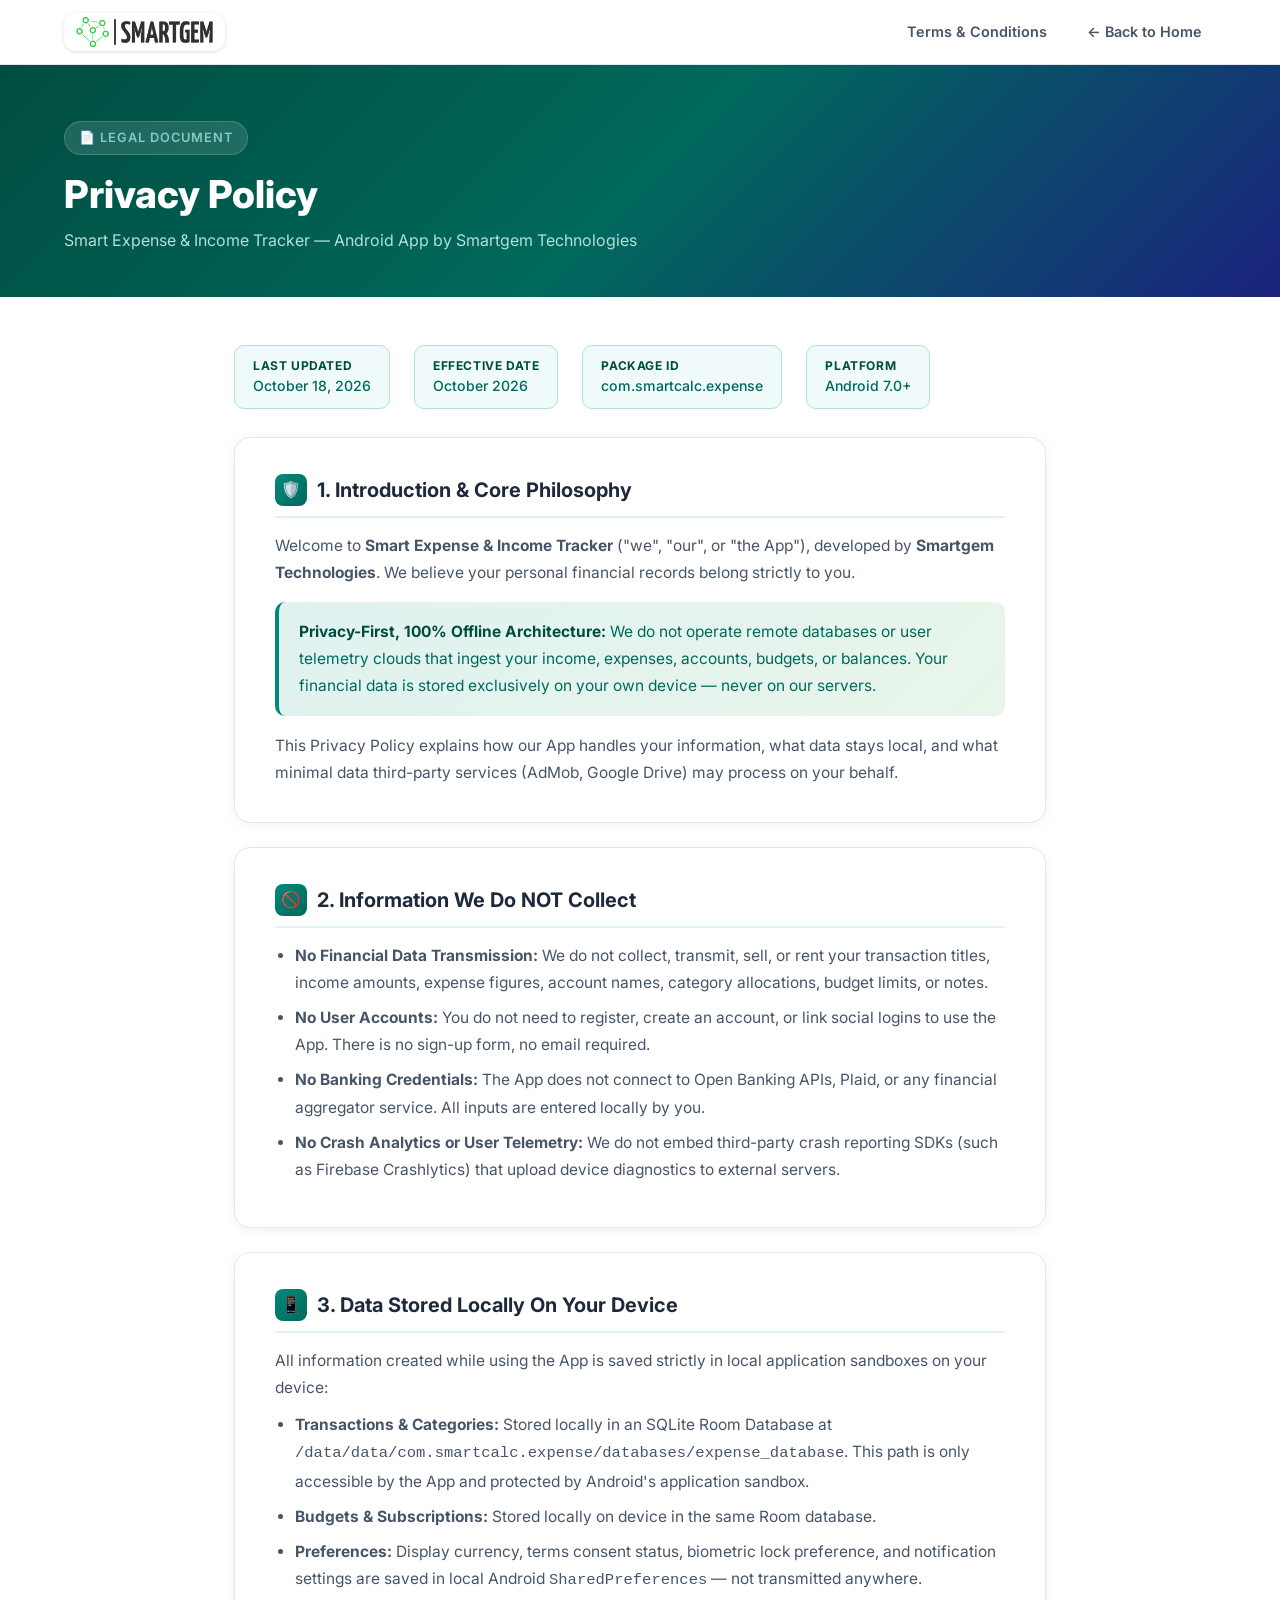
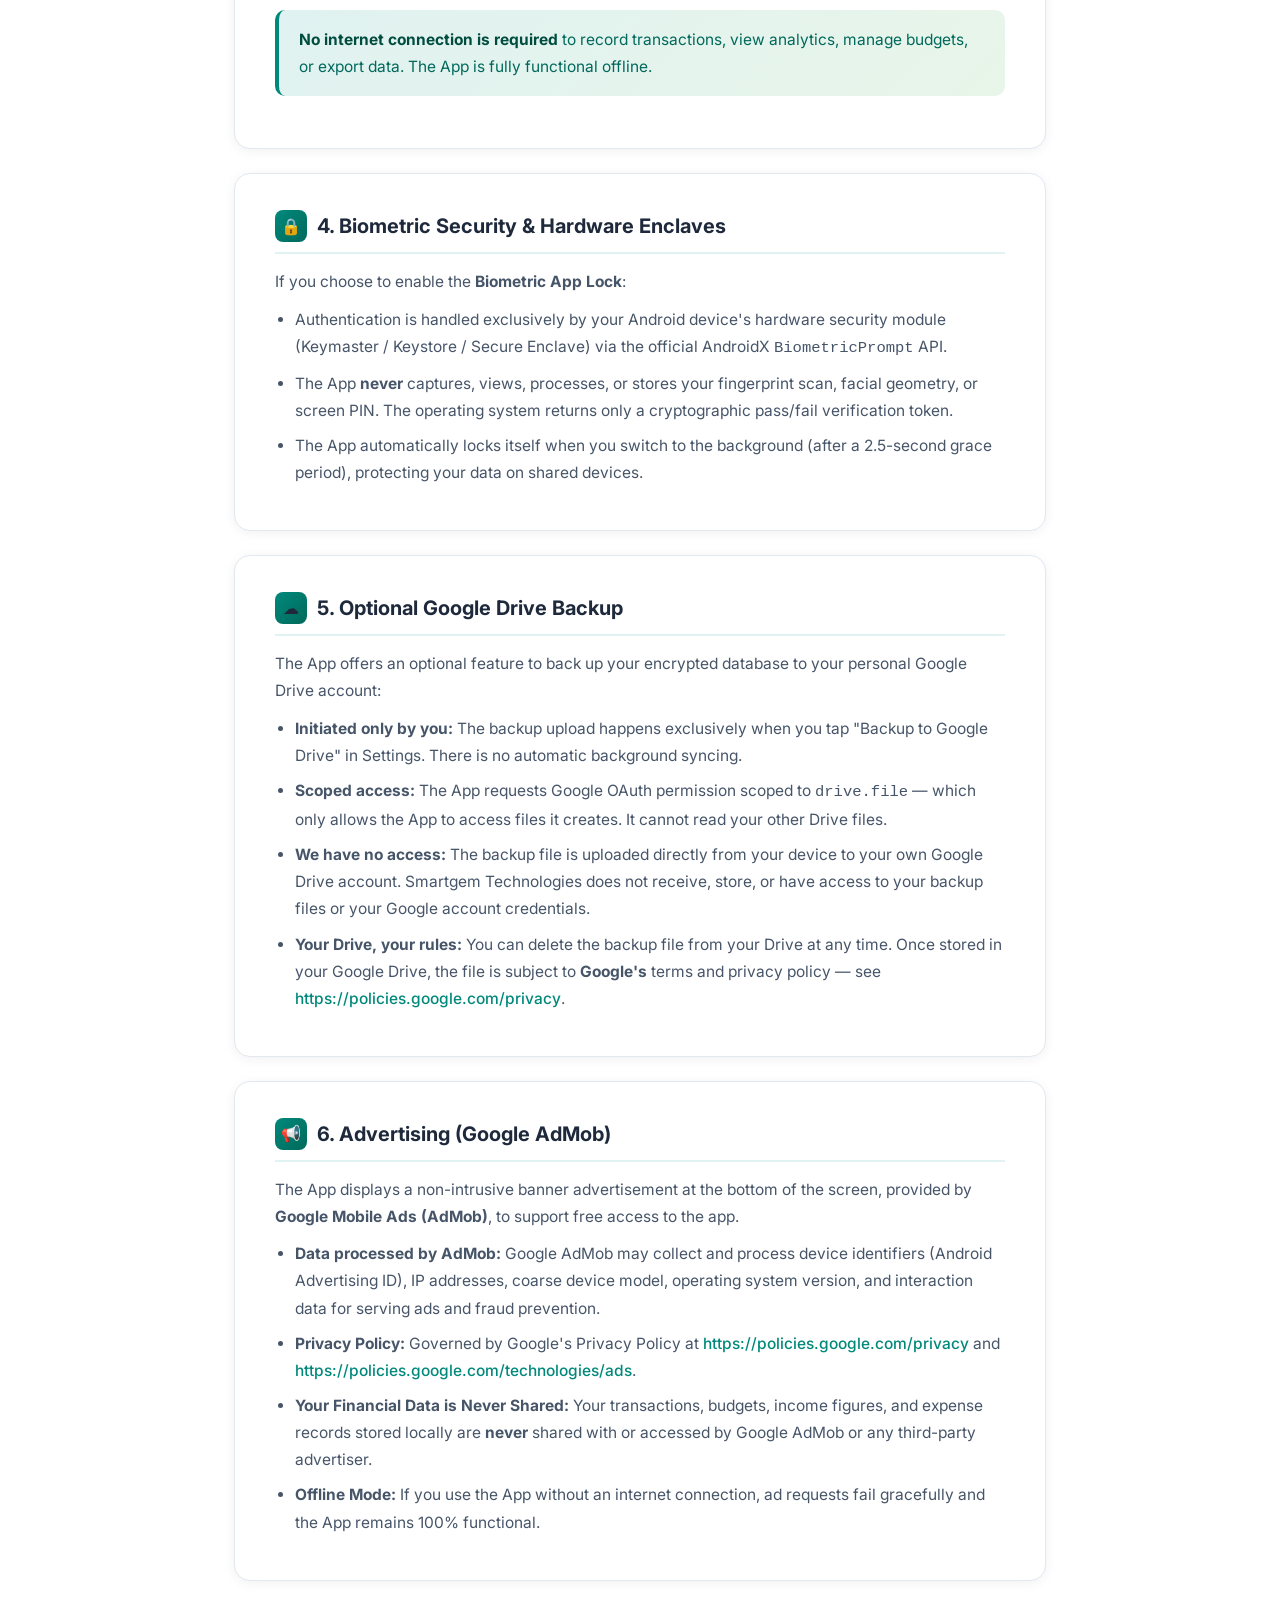
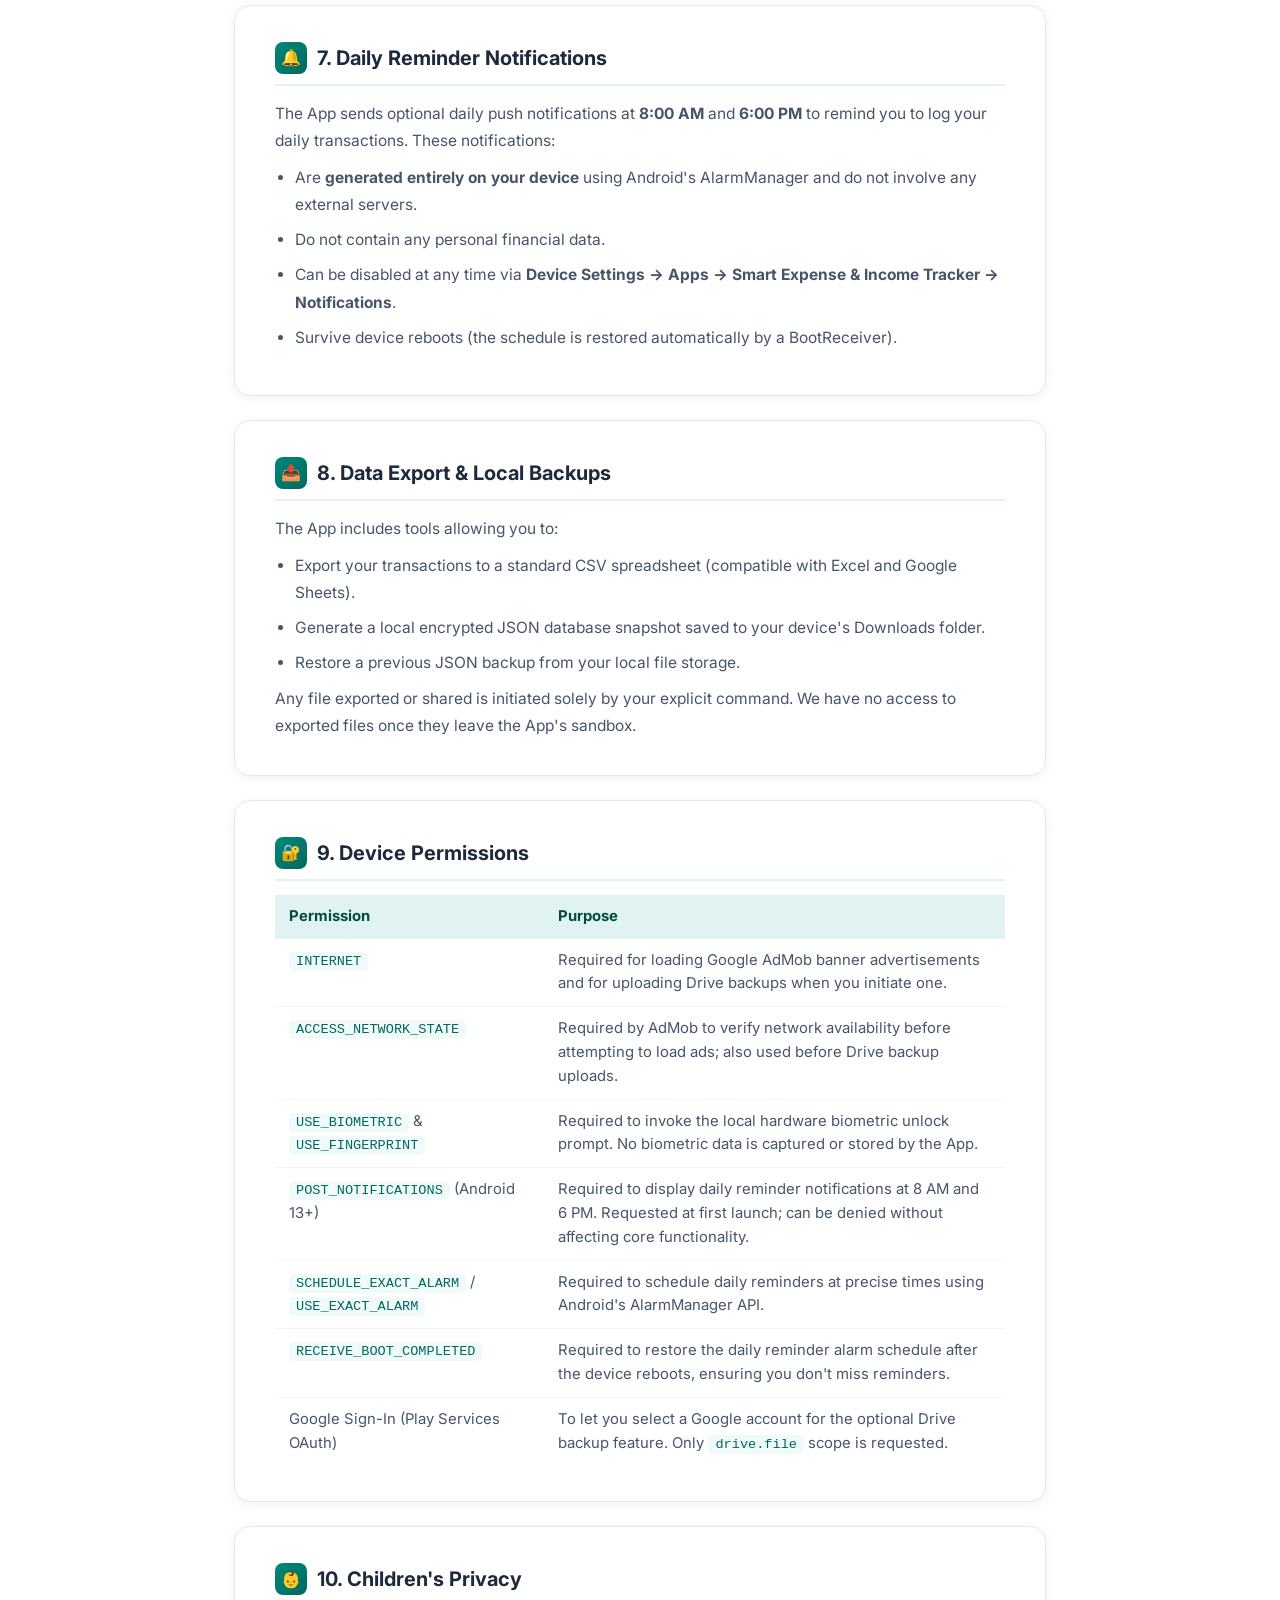
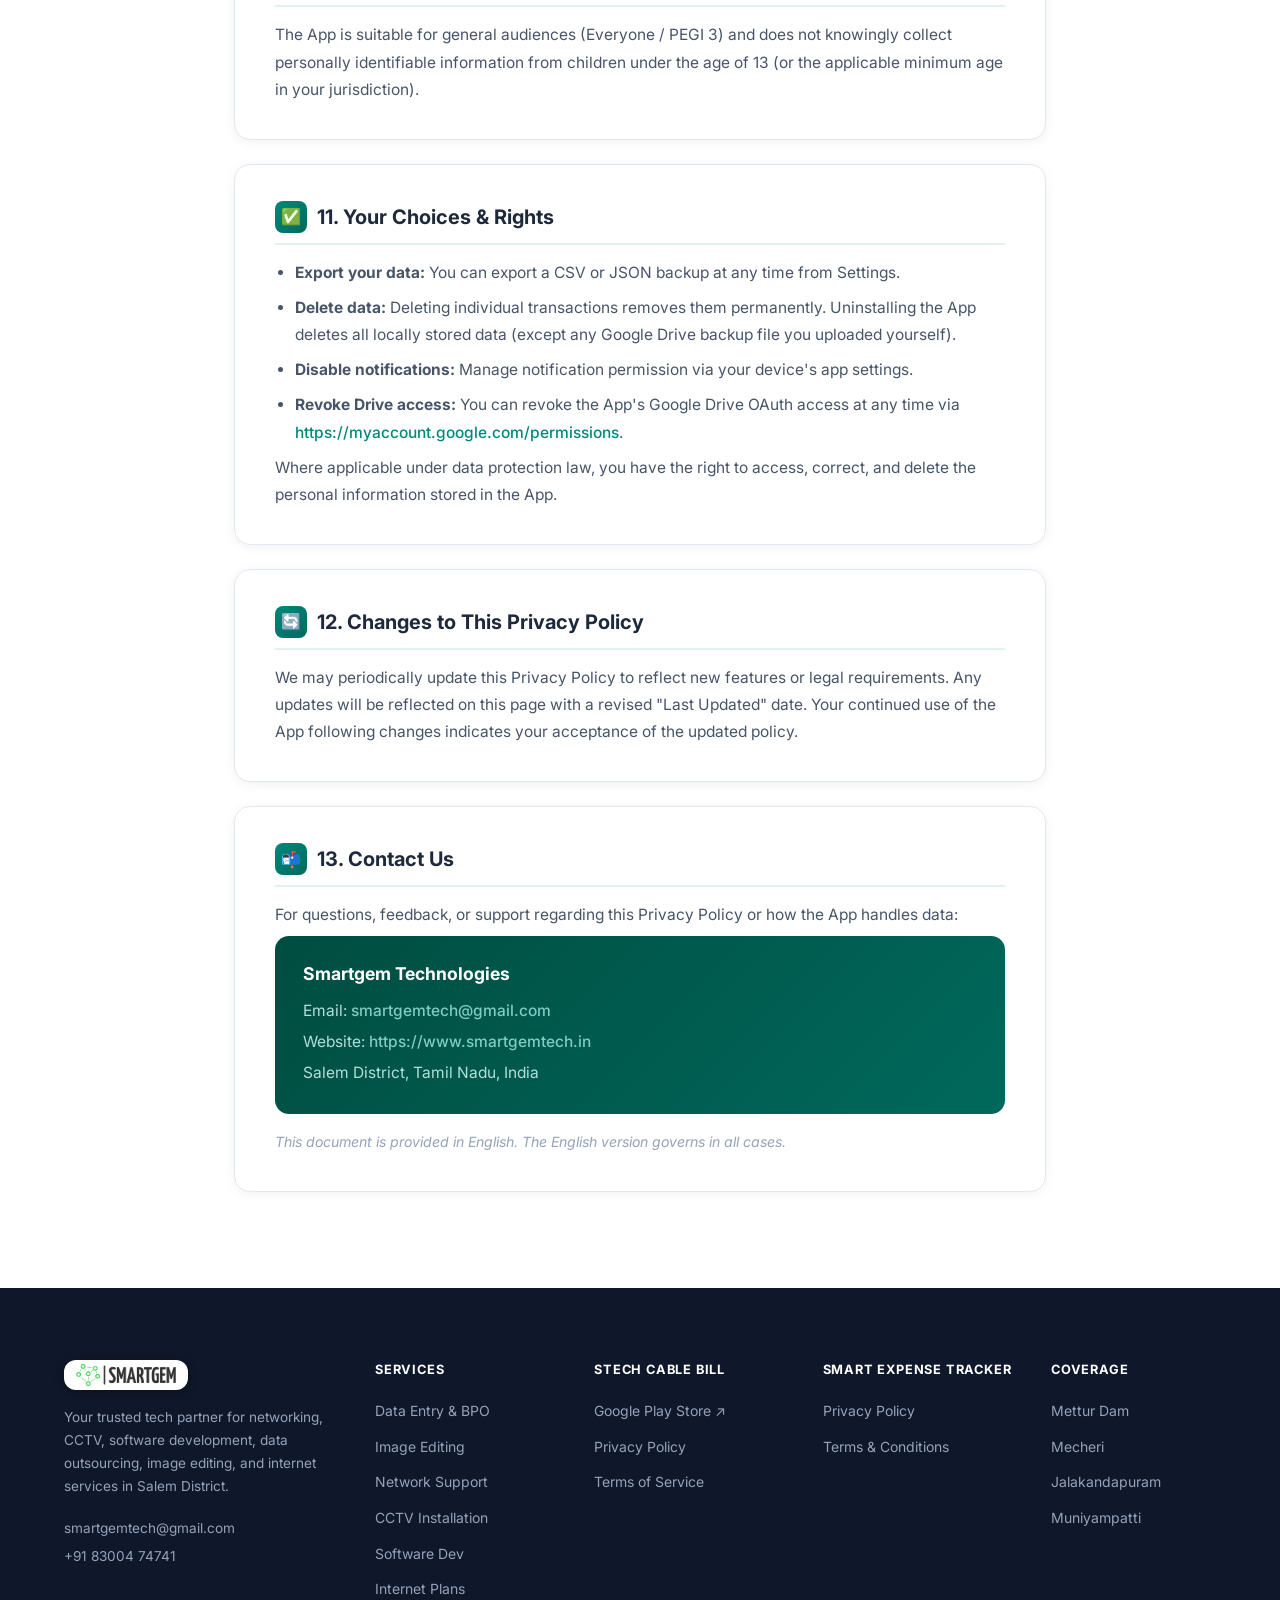
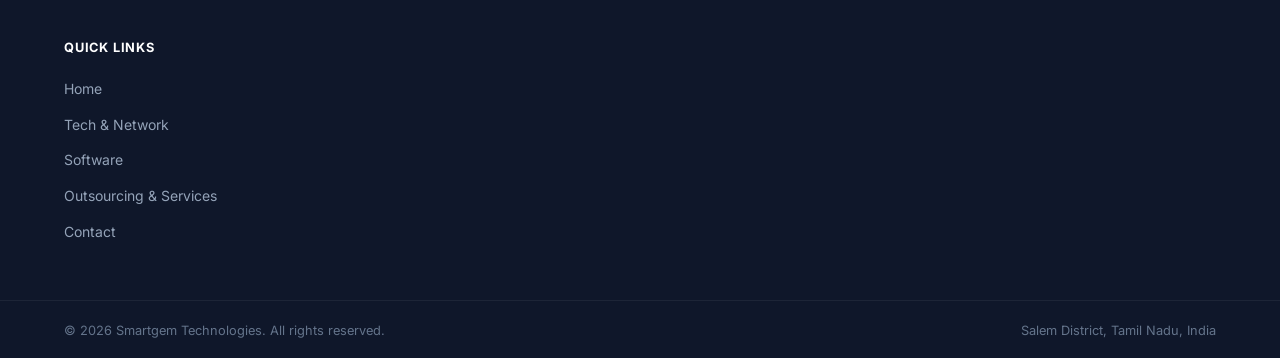
<file: smart-expense-privacy-policy.html>
<!DOCTYPE html>
<html lang="en">
<head>
  <!-- Google tag (gtag.js) -->
  <script async src="https://www.googletagmanager.com/gtag/js?id=G-7BC42029JB"></script>
  <script>
    window.dataLayer = window.dataLayer || [];
    function gtag(){dataLayer.push(arguments);}
    gtag('js', new Date());
    gtag('config', 'G-7BC42029JB');
  </script>
  <meta charset="UTF-8" />
  <meta name="viewport" content="width=device-width, initial-scale=1.0" />
  <title>Privacy Policy — Smart Expense &amp; Income Tracker | Smartgem Technologies</title>
  <meta name="description" content="Privacy Policy for the Smart Expense & Income Tracker Android app by Smartgem Technologies. 100% offline architecture — your financial data never leaves your device." />
  <link rel="icon" type="image/png" href="tab-logo.png" />
  <link rel="preconnect" href="https://fonts.googleapis.com" />
  <link rel="preconnect" href="https://fonts.gstatic.com" crossorigin />
  <link href="https://fonts.googleapis.com/css2?family=Inter:wght@300;400;500;600;700;800;900&family=Plus+Jakarta+Sans:wght@400;500;600;700;800&display=swap" rel="stylesheet" />
  <link rel="stylesheet" href="style.css" />
  <style>
    /* ===== LEGAL PAGE SPECIFIC ===== */
    .legal-navbar {
      position: sticky;
      top: 0;
      z-index: 50;
      background: rgba(255,255,255,.9);
      backdrop-filter: blur(12px);
      border-bottom: 1px solid var(--slate-200);
    }
    .legal-navbar .nav-container {
      display: flex;
      align-items: center;
      justify-content: space-between;
      height: 64px;
    }
    .legal-navbar .logo-img { height: 38px; width: auto; }
    .legal-navbar .nav-link {
      display: inline-flex;
      align-items: center;
      gap: 6px;
      color: var(--slate-600);
      font-weight: 600;
      font-size: 0.9rem;
      padding: 8px 14px;
      border-radius: var(--radius-sm);
      transition: all var(--transition);
    }
    .legal-navbar .nav-link:hover { color: var(--brand); background: var(--blue-50); }

    .legal-hero {
      background: linear-gradient(135deg, #004d40, #00695c, #1a237e);
      color: var(--white);
      padding: 56px 0 44px;
    }
    .legal-hero .badge {
      display: inline-block;
      background: rgba(255,255,255,.12);
      border: 1px solid rgba(255,255,255,.18);
      color: #80cbc4;
      font-weight: 600;
      font-size: 0.8rem;
      text-transform: uppercase;
      letter-spacing: .08em;
      padding: 6px 14px;
      border-radius: 999px;
      margin-bottom: 16px;
    }
    .legal-hero h1 { font-size: 2.4rem; font-weight: 800; margin-bottom: 10px; line-height: 1.2; }
    .legal-hero p { color: #b2dfdb; max-width: 720px; }

    .legal-container {
      max-width: 860px;
      margin: 0 auto;
      padding: 48px 24px 72px;
    }
    .legal-card {
      background: var(--white);
      border: 1px solid var(--slate-200);
      border-radius: 16px;
      padding: 36px 40px;
      margin-bottom: 24px;
      box-shadow: 0 2px 12px rgba(0,0,0,.06);
    }
    .legal-card h2 {
      font-size: 1.25rem;
      font-weight: 700;
      color: var(--slate-800);
      margin-bottom: 14px;
      padding-bottom: 10px;
      border-bottom: 2px solid #e0f2f1;
      display: flex;
      align-items: center;
      gap: 10px;
    }
    .legal-card h2 .icon {
      width: 32px;
      height: 32px;
      border-radius: 8px;
      background: linear-gradient(135deg, #00897b, #00695c);
      display: flex;
      align-items: center;
      justify-content: center;
      font-size: 1rem;
      flex-shrink: 0;
    }
    .legal-card p, .legal-card li {
      color: var(--slate-600);
      line-height: 1.75;
      font-size: 0.97rem;
    }
    .legal-card ul {
      padding-left: 20px;
      margin-top: 10px;
    }
    .legal-card li { margin-bottom: 8px; }
    .legal-card a { color: #00897b; font-weight: 500; }
    .legal-card a:hover { text-decoration: underline; }

    .perms-table {
      width: 100%;
      border-collapse: collapse;
      margin-top: 12px;
      font-size: 0.93rem;
    }
    .perms-table th {
      text-align: left;
      padding: 10px 14px;
      background: #e0f2f1;
      color: #004d40;
      font-weight: 700;
    }
    .perms-table td {
      padding: 10px 14px;
      border-bottom: 1px solid var(--slate-100);
      color: var(--slate-600);
      vertical-align: top;
    }
    .perms-table tr:last-child td { border-bottom: none; }
    .perms-table code {
      background: #f0fafa;
      padding: 2px 7px;
      border-radius: 5px;
      font-size: 0.85rem;
      color: #00695c;
      font-family: monospace;
    }

    .highlight-box {
      background: linear-gradient(135deg, #e0f2f1, #e8f5e9);
      border-left: 4px solid #00897b;
      border-radius: 10px;
      padding: 16px 20px;
      margin: 16px 0;
    }
    .highlight-box strong { color: #004d40; }
    .highlight-box p { color: #00695c; margin: 0; }

    .legal-meta {
      display: flex;
      gap: 24px;
      flex-wrap: wrap;
      margin-bottom: 28px;
    }
    .legal-meta-item {
      background: #f0fafa;
      border: 1px solid #b2dfdb;
      border-radius: 10px;
      padding: 10px 18px;
      font-size: 0.88rem;
      color: #00695c;
      font-weight: 500;
    }
    .legal-meta-item strong { color: #004d40; display: block; font-size: 0.75rem; text-transform: uppercase; letter-spacing: .05em; }

    .legal-contact {
      background: linear-gradient(135deg, #004d40, #00695c);
      border-radius: 14px;
      padding: 24px 28px;
      color: white;
      margin-top: 8px;
    }
    .legal-contact h3 { color: white; font-size: 1.1rem; margin-bottom: 8px; }
    .legal-contact p { color: #b2dfdb; margin: 4px 0; }
    .legal-contact a { color: #80cbc4; }

    @media (max-width: 600px) {
      .legal-card { padding: 22px 18px; }
      .legal-hero h1 { font-size: 1.7rem; }
    }
  </style>
</head>
<body>

  <!-- ===== NAVBAR ===== -->
  <nav class="legal-navbar">
    <div class="container nav-container">
      <a href="/" class="logo">
        <img src="logo.png" alt="Smartgem Technologies" class="logo-img" />
      </a>
      <div style="display:flex;align-items:center;gap:12px;">
        <a href="/smart-expense-terms.html" class="nav-link">Terms &amp; Conditions</a>
        <a href="/" class="nav-link">← Back to Home</a>
      </div>
    </div>
  </nav>

  <!-- ===== HERO ===== -->
  <section class="legal-hero">
    <div class="container">
      <div class="badge">📄 Legal Document</div>
      <h1>Privacy Policy</h1>
      <p>Smart Expense &amp; Income Tracker — Android App by Smartgem Technologies</p>
    </div>
  </section>

  <!-- ===== CONTENT ===== -->
  <main>
    <div class="legal-container">

      <!-- Meta -->
      <div class="legal-meta">
        <div class="legal-meta-item"><strong>Last Updated</strong>October 18, 2026</div>
        <div class="legal-meta-item"><strong>Effective Date</strong>October 2026</div>
        <div class="legal-meta-item"><strong>Package ID</strong>com.smartcalc.expense</div>
        <div class="legal-meta-item"><strong>Platform</strong>Android 7.0+</div>
      </div>

      <!-- Section 1 -->
      <div class="legal-card">
        <h2><span class="icon">🛡️</span> 1. Introduction &amp; Core Philosophy</h2>
        <p>Welcome to <strong>Smart Expense &amp; Income Tracker</strong> ("we", "our", or "the App"), developed by <strong>Smartgem Technologies</strong>. We believe your personal financial records belong strictly to you.</p>
        <div class="highlight-box">
          <p><strong>Privacy-First, 100% Offline Architecture:</strong> We do not operate remote databases or user telemetry clouds that ingest your income, expenses, accounts, budgets, or balances. Your financial data is stored exclusively on your own device — never on our servers.</p>
        </div>
        <p>This Privacy Policy explains how our App handles your information, what data stays local, and what minimal data third-party services (AdMob, Google Drive) may process on your behalf.</p>
      </div>

      <!-- Section 2 -->
      <div class="legal-card">
        <h2><span class="icon">🚫</span> 2. Information We Do NOT Collect</h2>
        <ul>
          <li><strong>No Financial Data Transmission:</strong> We do not collect, transmit, sell, or rent your transaction titles, income amounts, expense figures, account names, category allocations, budget limits, or notes.</li>
          <li><strong>No User Accounts:</strong> You do not need to register, create an account, or link social logins to use the App. There is no sign-up form, no email required.</li>
          <li><strong>No Banking Credentials:</strong> The App does not connect to Open Banking APIs, Plaid, or any financial aggregator service. All inputs are entered locally by you.</li>
          <li><strong>No Crash Analytics or User Telemetry:</strong> We do not embed third-party crash reporting SDKs (such as Firebase Crashlytics) that upload device diagnostics to external servers.</li>
        </ul>
      </div>

      <!-- Section 3 -->
      <div class="legal-card">
        <h2><span class="icon">📱</span> 3. Data Stored Locally On Your Device</h2>
        <p>All information created while using the App is saved strictly in local application sandboxes on your device:</p>
        <ul>
          <li><strong>Transactions &amp; Categories:</strong> Stored locally in an SQLite Room Database at <code>/data/data/com.smartcalc.expense/databases/expense_database</code>. This path is only accessible by the App and protected by Android's application sandbox.</li>
          <li><strong>Budgets &amp; Subscriptions:</strong> Stored locally on device in the same Room database.</li>
          <li><strong>Preferences:</strong> Display currency, terms consent status, biometric lock preference, and notification settings are saved in local Android <code>SharedPreferences</code> — not transmitted anywhere.</li>
        </ul>
        <div class="highlight-box">
          <p><strong>No internet connection is required</strong> to record transactions, view analytics, manage budgets, or export data. The App is fully functional offline.</p>
        </div>
      </div>

      <!-- Section 4 -->
      <div class="legal-card">
        <h2><span class="icon">🔒</span> 4. Biometric Security &amp; Hardware Enclaves</h2>
        <p>If you choose to enable the <strong>Biometric App Lock</strong>:</p>
        <ul>
          <li>Authentication is handled exclusively by your Android device's hardware security module (Keymaster / Keystore / Secure Enclave) via the official AndroidX <code>BiometricPrompt</code> API.</li>
          <li>The App <strong>never</strong> captures, views, processes, or stores your fingerprint scan, facial geometry, or screen PIN. The operating system returns only a cryptographic pass/fail verification token.</li>
          <li>The App automatically locks itself when you switch to the background (after a 2.5-second grace period), protecting your data on shared devices.</li>
        </ul>
      </div>

      <!-- Section 5 -->
      <div class="legal-card">
        <h2><span class="icon">☁️</span> 5. Optional Google Drive Backup</h2>
        <p>The App offers an optional feature to back up your encrypted database to your personal Google Drive account:</p>
        <ul>
          <li><strong>Initiated only by you:</strong> The backup upload happens exclusively when you tap "Backup to Google Drive" in Settings. There is no automatic background syncing.</li>
          <li><strong>Scoped access:</strong> The App requests Google OAuth permission scoped to <code>drive.file</code> — which only allows the App to access files it creates. It cannot read your other Drive files.</li>
          <li><strong>We have no access:</strong> The backup file is uploaded directly from your device to your own Google Drive account. Smartgem Technologies does not receive, store, or have access to your backup files or your Google account credentials.</li>
          <li><strong>Your Drive, your rules:</strong> You can delete the backup file from your Drive at any time. Once stored in your Google Drive, the file is subject to <strong>Google's</strong> terms and privacy policy — see <a href="https://policies.google.com/privacy" target="_blank" rel="noopener noreferrer">https://policies.google.com/privacy</a>.</li>
        </ul>
      </div>

      <!-- Section 6 -->
      <div class="legal-card">
        <h2><span class="icon">📢</span> 6. Advertising (Google AdMob)</h2>
        <p>The App displays a non-intrusive banner advertisement at the bottom of the screen, provided by <strong>Google Mobile Ads (AdMob)</strong>, to support free access to the app.</p>
        <ul>
          <li><strong>Data processed by AdMob:</strong> Google AdMob may collect and process device identifiers (Android Advertising ID), IP addresses, coarse device model, operating system version, and interaction data for serving ads and fraud prevention.</li>
          <li><strong>Privacy Policy:</strong> Governed by Google's Privacy Policy at <a href="https://policies.google.com/privacy" target="_blank" rel="noopener noreferrer">https://policies.google.com/privacy</a> and <a href="https://policies.google.com/technologies/ads" target="_blank" rel="noopener noreferrer">https://policies.google.com/technologies/ads</a>.</li>
          <li><strong>Your Financial Data is Never Shared:</strong> Your transactions, budgets, income figures, and expense records stored locally are <strong>never</strong> shared with or accessed by Google AdMob or any third-party advertiser.</li>
          <li><strong>Offline Mode:</strong> If you use the App without an internet connection, ad requests fail gracefully and the App remains 100% functional.</li>
        </ul>
      </div>

      <!-- Section 7 -->
      <div class="legal-card">
        <h2><span class="icon">🔔</span> 7. Daily Reminder Notifications</h2>
        <p>The App sends optional daily push notifications at <strong>8:00 AM</strong> and <strong>6:00 PM</strong> to remind you to log your daily transactions. These notifications:</p>
        <ul>
          <li>Are <strong>generated entirely on your device</strong> using Android's AlarmManager and do not involve any external servers.</li>
          <li>Do not contain any personal financial data.</li>
          <li>Can be disabled at any time via <strong>Device Settings → Apps → Smart Expense &amp; Income Tracker → Notifications</strong>.</li>
          <li>Survive device reboots (the schedule is restored automatically by a BootReceiver).</li>
        </ul>
      </div>

      <!-- Section 8 -->
      <div class="legal-card">
        <h2><span class="icon">📤</span> 8. Data Export &amp; Local Backups</h2>
        <p>The App includes tools allowing you to:</p>
        <ul>
          <li>Export your transactions to a standard CSV spreadsheet (compatible with Excel and Google Sheets).</li>
          <li>Generate a local encrypted JSON database snapshot saved to your device's Downloads folder.</li>
          <li>Restore a previous JSON backup from your local file storage.</li>
        </ul>
        <p>Any file exported or shared is initiated solely by your explicit command. We have no access to exported files once they leave the App's sandbox.</p>
      </div>

      <!-- Section 9 -->
      <div class="legal-card">
        <h2><span class="icon">🔐</span> 9. Device Permissions</h2>
        <table class="perms-table">
          <thead>
            <tr><th>Permission</th><th>Purpose</th></tr>
          </thead>
          <tbody>
            <tr>
              <td><code>INTERNET</code></td>
              <td>Required for loading Google AdMob banner advertisements and for uploading Drive backups when you initiate one.</td>
            </tr>
            <tr>
              <td><code>ACCESS_NETWORK_STATE</code></td>
              <td>Required by AdMob to verify network availability before attempting to load ads; also used before Drive backup uploads.</td>
            </tr>
            <tr>
              <td><code>USE_BIOMETRIC</code> &amp; <code>USE_FINGERPRINT</code></td>
              <td>Required to invoke the local hardware biometric unlock prompt. No biometric data is captured or stored by the App.</td>
            </tr>
            <tr>
              <td><code>POST_NOTIFICATIONS</code> (Android 13+)</td>
              <td>Required to display daily reminder notifications at 8 AM and 6 PM. Requested at first launch; can be denied without affecting core functionality.</td>
            </tr>
            <tr>
              <td><code>SCHEDULE_EXACT_ALARM</code> / <code>USE_EXACT_ALARM</code></td>
              <td>Required to schedule daily reminders at precise times using Android's AlarmManager API.</td>
            </tr>
            <tr>
              <td><code>RECEIVE_BOOT_COMPLETED</code></td>
              <td>Required to restore the daily reminder alarm schedule after the device reboots, ensuring you don't miss reminders.</td>
            </tr>
            <tr>
              <td>Google Sign-In (Play Services OAuth)</td>
              <td>To let you select a Google account for the optional Drive backup feature. Only <code>drive.file</code> scope is requested.</td>
            </tr>
          </tbody>
        </table>
      </div>

      <!-- Section 10 -->
      <div class="legal-card">
        <h2><span class="icon">👶</span> 10. Children's Privacy</h2>
        <p>The App is suitable for general audiences (Everyone / PEGI 3) and does not knowingly collect personally identifiable information from children under the age of 13 (or the applicable minimum age in your jurisdiction).</p>
      </div>

      <!-- Section 11 -->
      <div class="legal-card">
        <h2><span class="icon">✅</span> 11. Your Choices &amp; Rights</h2>
        <ul>
          <li><strong>Export your data:</strong> You can export a CSV or JSON backup at any time from Settings.</li>
          <li><strong>Delete data:</strong> Deleting individual transactions removes them permanently. Uninstalling the App deletes all locally stored data (except any Google Drive backup file you uploaded yourself).</li>
          <li><strong>Disable notifications:</strong> Manage notification permission via your device's app settings.</li>
          <li><strong>Revoke Drive access:</strong> You can revoke the App's Google Drive OAuth access at any time via <a href="https://myaccount.google.com/permissions" target="_blank" rel="noopener noreferrer">https://myaccount.google.com/permissions</a>.</li>
        </ul>
        <p>Where applicable under data protection law, you have the right to access, correct, and delete the personal information stored in the App.</p>
      </div>

      <!-- Section 12 -->
      <div class="legal-card">
        <h2><span class="icon">🔄</span> 12. Changes to This Privacy Policy</h2>
        <p>We may periodically update this Privacy Policy to reflect new features or legal requirements. Any updates will be reflected on this page with a revised "Last Updated" date. Your continued use of the App following changes indicates your acceptance of the updated policy.</p>
      </div>

      <!-- Section 13 -->
      <div class="legal-card">
        <h2><span class="icon">📬</span> 13. Contact Us</h2>
        <p>For questions, feedback, or support regarding this Privacy Policy or how the App handles data:</p>
        <div class="legal-contact">
          <h3>Smartgem Technologies</h3>
          <p>Email: <a href="mailto:smartgemtech@gmail.com">smartgemtech@gmail.com</a></p>
          <p>Website: <a href="https://www.smartgemtech.in" target="_blank" rel="noopener noreferrer">https://www.smartgemtech.in</a></p>
          <p>Salem District, Tamil Nadu, India</p>
        </div>
        <p style="margin-top:16px;font-size:0.88rem;color:var(--slate-400);"><em>This document is provided in English. The English version governs in all cases.</em></p>
      </div>

    </div>
  </main>

  <!-- ===== FOOTER ===== -->
  <footer class="footer" id="footer">
    <div class="container footer-container">
      <div class="footer-brand">
        <a href="/" class="logo footer-logo">
          <img src="logo.png" alt="Smartgem Technologies" class="logo-img logo-img-footer" />
        </a>
        <p class="footer-tagline">Your trusted tech partner for networking, CCTV, software development, data outsourcing, image editing, and internet services in Salem District.</p>
        <div class="footer-contact-links">
          <a href="mailto:smartgemtech@gmail.com">smartgemtech@gmail.com</a>
          <a href="tel:+918300474741">+91 83004 74741</a>
        </div>
      </div>
      <div class="footer-links-group">
        <h4 class="footer-heading">Services</h4>
        <ul class="footer-links">
          <li><a href="/#services">Data Entry &amp; BPO</a></li>
          <li><a href="/#services">Image Editing</a></li>
          <li><a href="/#tech-services">Network Support</a></li>
          <li><a href="/#tech-services">CCTV Installation</a></li>
          <li><a href="/#software">Software Dev</a></li>
          <li><a href="/#internet">Internet Plans</a></li>
        </ul>
      </div>
      <div class="footer-links-group">
        <h4 class="footer-heading">STech Cable Bill</h4>
        <ul class="footer-links">
          <li><a href="https://play.google.com/store/apps/details?id=com.stech.cablebilling" target="_blank" rel="noopener noreferrer">Google Play Store ↗</a></li>
          <li><a href="/privacy-policy.html">Privacy Policy</a></li>
          <li><a href="/terms-of-service.html">Terms of Service</a></li>
        </ul>
      </div>
      <div class="footer-links-group">
        <h4 class="footer-heading">Smart Expense Tracker</h4>
        <ul class="footer-links">
          <li><a href="/smart-expense-privacy-policy.html">Privacy Policy</a></li>
          <li><a href="/smart-expense-terms.html">Terms &amp; Conditions</a></li>
        </ul>
      </div>
      <div class="footer-links-group">
        <h4 class="footer-heading">Coverage</h4>
        <ul class="footer-links">
          <li><a href="/#coverage">Mettur Dam</a></li>
          <li><a href="/#coverage">Mecheri</a></li>
          <li><a href="/#coverage">Jalakandapuram</a></li>
          <li><a href="/#coverage">Muniyampatti</a></li>
        </ul>
      </div>
      <div class="footer-links-group">
        <h4 class="footer-heading">Quick Links</h4>
        <ul class="footer-links">
          <li><a href="/">Home</a></li>
          <li><a href="/#tech-services">Tech &amp; Network</a></li>
          <li><a href="/#software">Software</a></li>
          <li><a href="/#services">Outsourcing &amp; Services</a></li>
          <li><a href="/#contact">Contact</a></li>
        </ul>
      </div>
    </div>
    <div class="footer-bottom">
      <div class="container footer-bottom-inner">
        <p>&copy; 2026 Smartgem Technologies. All rights reserved.</p>
        <p>Salem District, Tamil Nadu, India</p>
      </div>
    </div>
  </footer>

</body>
</html>
</file>
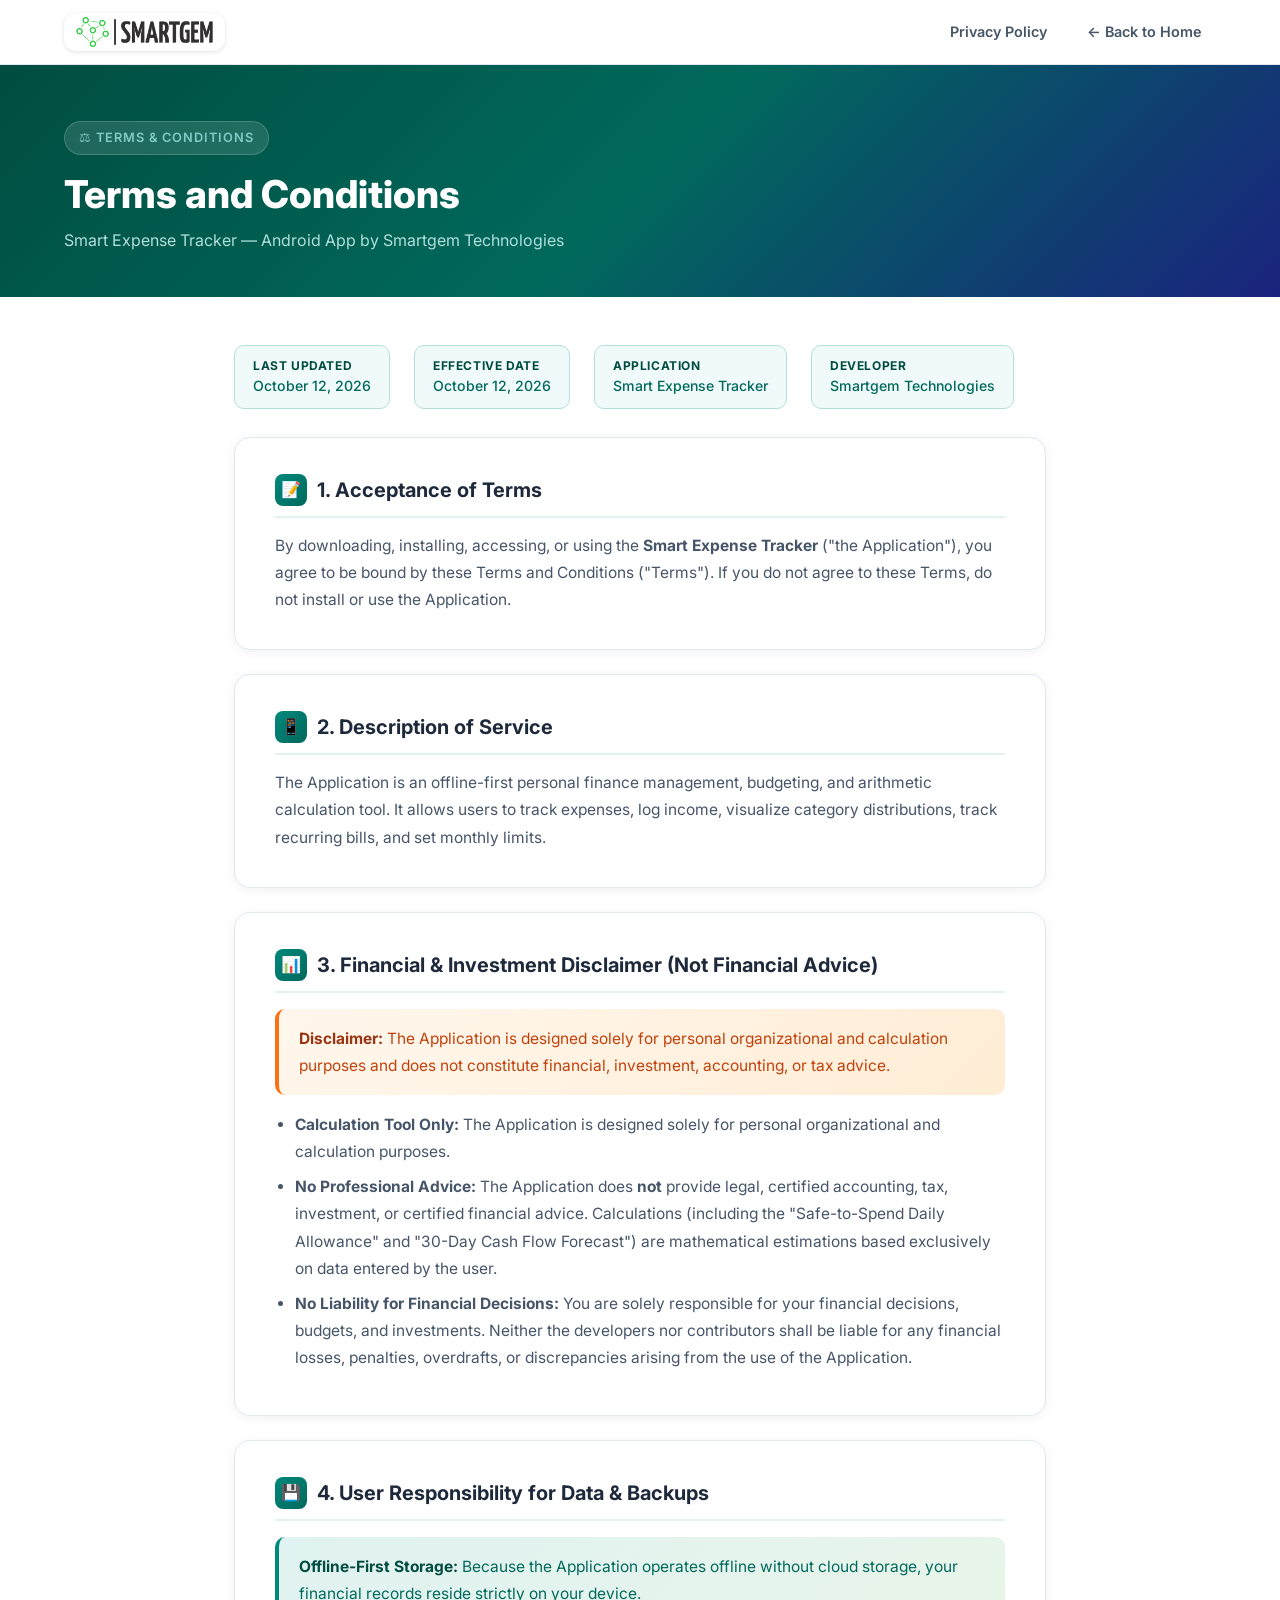
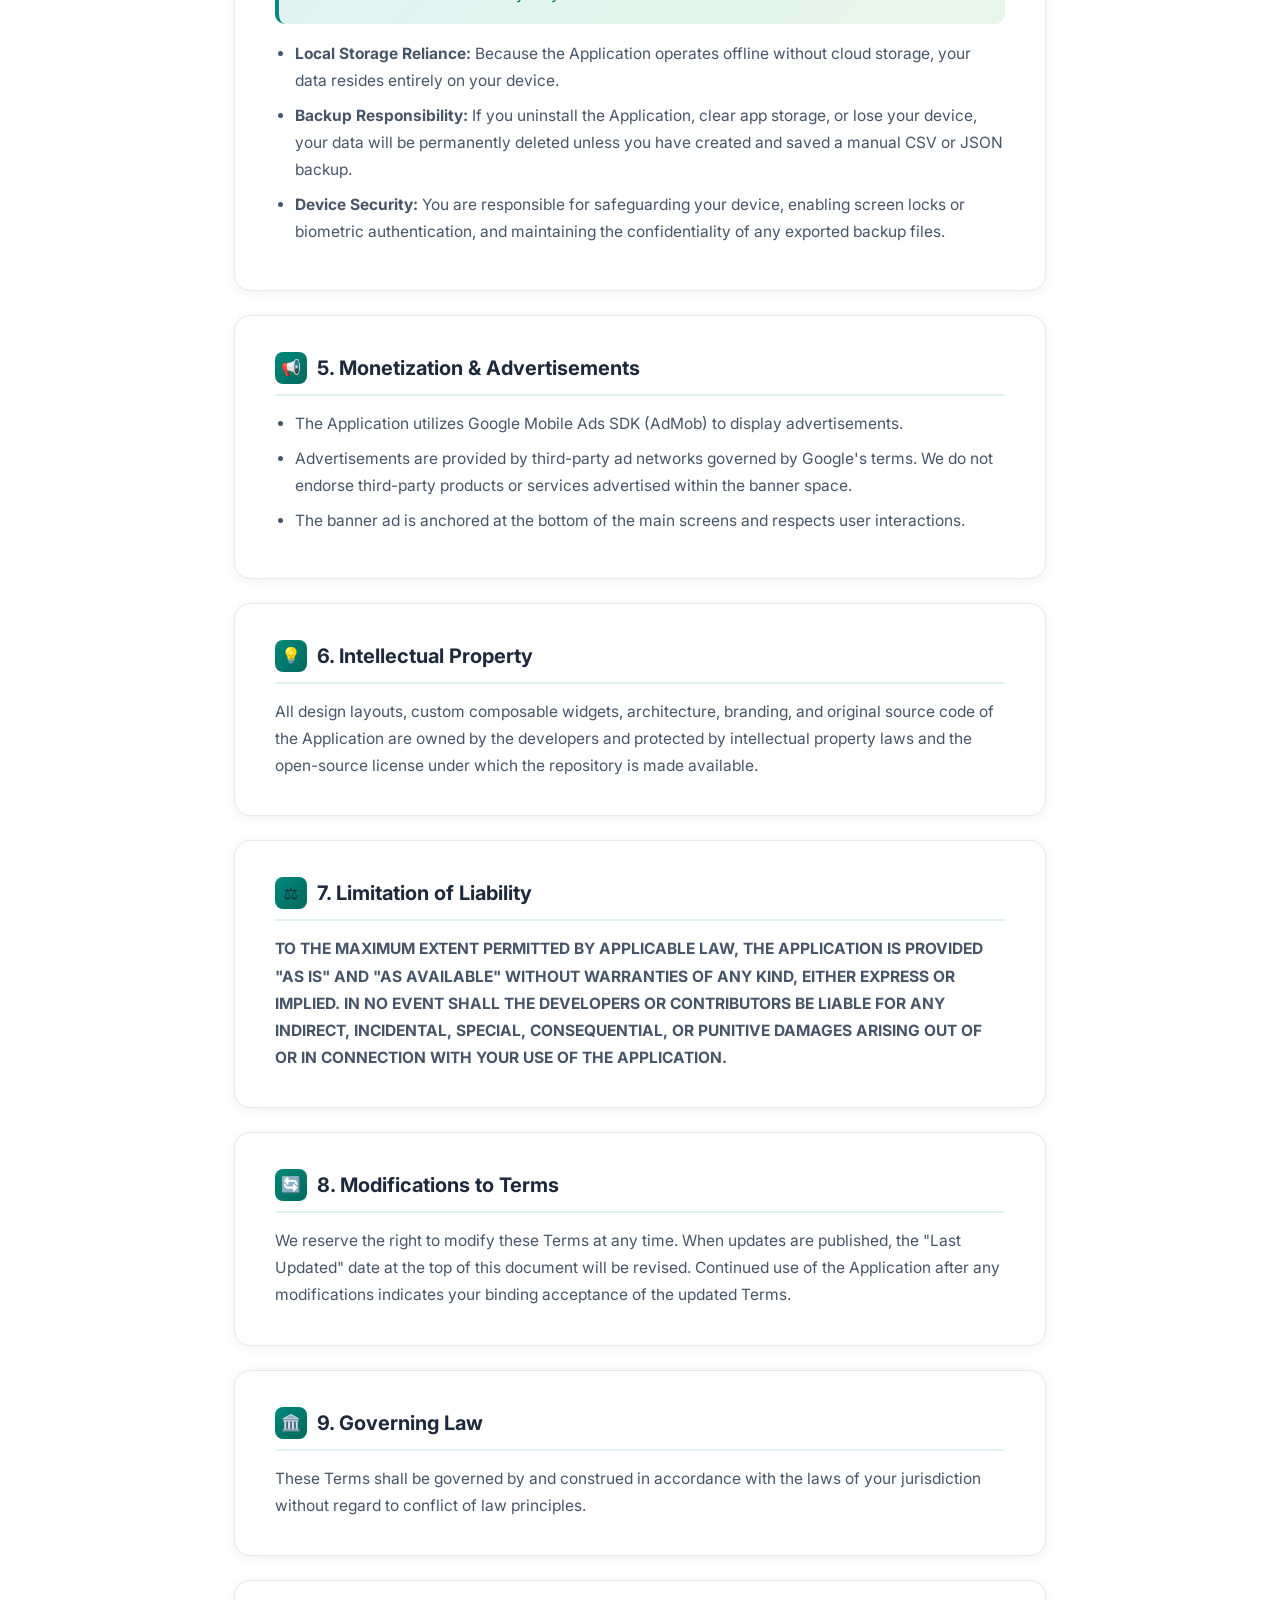
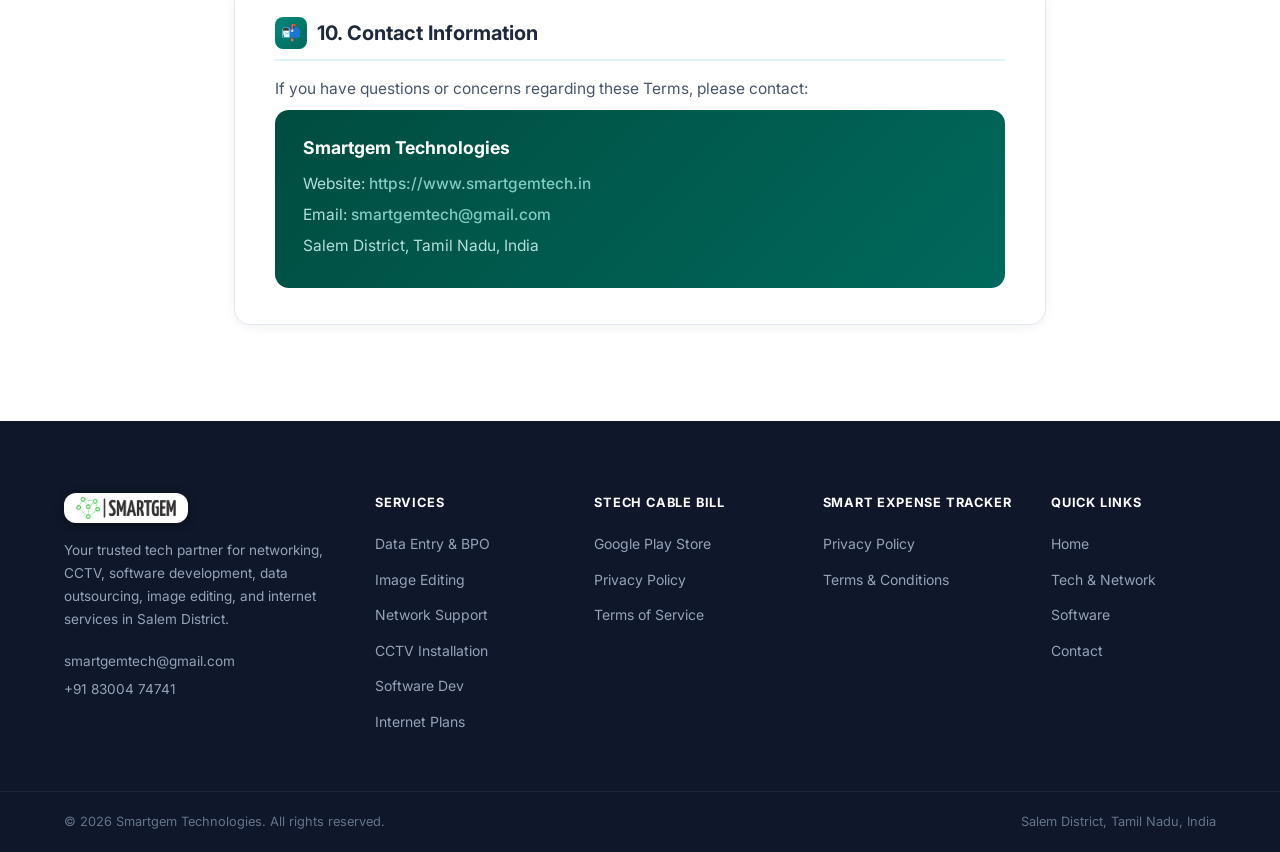
<file: smart-expense-terms.html>
<!DOCTYPE html>
<html lang="en">
<head>
  <!-- Google tag (gtag.js) -->
  <script async src="https://www.googletagmanager.com/gtag/js?id=G-7BC42029JB"></script>
  <script>
    window.dataLayer = window.dataLayer || [];
    function gtag(){dataLayer.push(arguments);}
    gtag('js', new Date());
    gtag('config', 'G-7BC42029JB');
  </script>
  <meta charset="UTF-8" />
  <meta name="viewport" content="width=device-width, initial-scale=1.0" />
  <title>Terms and Conditions — Smart Expense Tracker | Smartgem Technologies</title>
  <meta name="description" content="Terms and Conditions for the Smart Expense Tracker Android application by Smartgem Technologies. Governs offline usage, disclaimers, data backups, and advertising." />
  <link rel="icon" type="image/png" href="tab-logo.png" />
  <link rel="preconnect" href="https://fonts.googleapis.com" />
  <link rel="preconnect" href="https://fonts.gstatic.com" crossorigin />
  <link href="https://fonts.googleapis.com/css2?family=Inter:wght@300;400;500;600;700;800;900&family=Plus+Jakarta+Sans:wght@400;500;600;700;800&display=swap" rel="stylesheet" />
  <link rel="stylesheet" href="style.css" />
  <style>
    /* ===== LEGAL PAGE SPECIFIC ===== */
    .legal-navbar {
      position: sticky;
      top: 0;
      z-index: 50;
      background: rgba(255,255,255,.9);
      backdrop-filter: blur(12px);
      border-bottom: 1px solid var(--slate-200);
    }
    .legal-navbar .nav-container {
      display: flex;
      align-items: center;
      justify-content: space-between;
      height: 64px;
    }
    .legal-navbar .logo-img { height: 38px; width: auto; }
    .legal-navbar .nav-link {
      display: inline-flex;
      align-items: center;
      gap: 6px;
      color: var(--slate-600);
      font-weight: 600;
      font-size: 0.9rem;
      padding: 8px 14px;
      border-radius: var(--radius-sm);
      transition: all var(--transition);
    }
    .legal-navbar .nav-link:hover { color: var(--brand); background: var(--blue-50); }

    .legal-hero {
      background: linear-gradient(135deg, #004d40, #00695c, #1a237e);
      color: var(--white);
      padding: 56px 0 44px;
    }
    .legal-hero .badge {
      display: inline-block;
      background: rgba(255,255,255,.12);
      border: 1px solid rgba(255,255,255,.18);
      color: #80cbc4;
      font-weight: 600;
      font-size: 0.8rem;
      text-transform: uppercase;
      letter-spacing: .08em;
      padding: 6px 14px;
      border-radius: 999px;
      margin-bottom: 16px;
    }
    .legal-hero h1 { font-size: 2.4rem; font-weight: 800; margin-bottom: 10px; line-height: 1.2; }
    .legal-hero p { color: #b2dfdb; max-width: 720px; }

    .legal-container {
      max-width: 860px;
      margin: 0 auto;
      padding: 48px 24px 72px;
    }
    .legal-card {
      background: var(--white);
      border: 1px solid var(--slate-200);
      border-radius: 16px;
      padding: 36px 40px;
      margin-bottom: 24px;
      box-shadow: 0 2px 12px rgba(0,0,0,.06);
    }
    .legal-card h2 {
      font-size: 1.25rem;
      font-weight: 700;
      color: var(--slate-800);
      margin-bottom: 14px;
      padding-bottom: 10px;
      border-bottom: 2px solid #e0f2f1;
      display: flex;
      align-items: center;
      gap: 10px;
    }
    .legal-card h2 .icon {
      width: 32px;
      height: 32px;
      border-radius: 8px;
      background: linear-gradient(135deg, #00897b, #00695c);
      display: flex;
      align-items: center;
      justify-content: center;
      font-size: 1rem;
      flex-shrink: 0;
    }
    .legal-card p, .legal-card li {
      color: var(--slate-600);
      line-height: 1.75;
      font-size: 0.97rem;
    }
    .legal-card ul {
      padding-left: 20px;
      margin-top: 10px;
    }
    .legal-card li { margin-bottom: 8px; }
    .legal-card a { color: #00897b; font-weight: 500; }
    .legal-card a:hover { text-decoration: underline; }

    .highlight-box {
      background: linear-gradient(135deg, #e0f2f1, #e8f5e9);
      border-left: 4px solid #00897b;
      border-radius: 10px;
      padding: 16px 20px;
      margin: 16px 0;
    }
    .highlight-box strong { color: #004d40; }
    .highlight-box p { color: #00695c; margin: 0; }

    .warning-box {
      background: linear-gradient(135deg, #fff7ed, #ffedd5);
      border-left: 4px solid #f97316;
      border-radius: 10px;
      padding: 16px 20px;
      margin: 16px 0;
    }
    .warning-box strong { color: #9a3412; }
    .warning-box p { color: #c2410c; margin: 0; }

    .legal-meta {
      display: flex;
      gap: 24px;
      flex-wrap: wrap;
      margin-bottom: 28px;
    }
    .legal-meta-item {
      background: #f0fafa;
      border: 1px solid #b2dfdb;
      border-radius: 10px;
      padding: 10px 18px;
      font-size: 0.88rem;
      color: #00695c;
      font-weight: 500;
    }
    .legal-meta-item strong { color: #004d40; display: block; font-size: 0.75rem; text-transform: uppercase; letter-spacing: .05em; }

    .legal-contact {
      background: linear-gradient(135deg, #004d40, #00695c);
      border-radius: 14px;
      padding: 24px 28px;
      color: white;
      margin-top: 8px;
    }
    .legal-contact h3 { color: white; font-size: 1.1rem; margin-bottom: 8px; }
    .legal-contact p { color: #b2dfdb; margin: 4px 0; }
    .legal-contact a { color: #80cbc4; }

    @media (max-width: 600px) {
      .legal-card { padding: 22px 18px; }
      .legal-hero h1 { font-size: 1.7rem; }
    }
  </style>
</head>
<body>

  <!-- ===== NAVBAR ===== -->
  <nav class="legal-navbar">
    <div class="container nav-container">
      <a href="/" class="logo">
        <img src="logo.png" alt="Smartgem Technologies" class="logo-img" />
      </a>
      <div style="display:flex;align-items:center;gap:12px;">
        <a href="/smart-expense-privacy-policy.html" class="nav-link">Privacy Policy</a>
        <a href="/" class="nav-link">← Back to Home</a>
      </div>
    </div>
  </nav>

  <!-- ===== HERO ===== -->
  <section class="legal-hero">
    <div class="container">
      <div class="badge">⚖️ Terms &amp; Conditions</div>
      <h1>Terms and Conditions</h1>
      <p>Smart Expense Tracker — Android App by Smartgem Technologies</p>
    </div>
  </section>

  <!-- ===== CONTENT ===== -->
  <main>
    <div class="legal-container">

      <!-- Meta -->
      <div class="legal-meta">
        <div class="legal-meta-item"><strong>Last Updated</strong>October 12, 2026</div>
        <div class="legal-meta-item"><strong>Effective Date</strong>October 12, 2026</div>
        <div class="legal-meta-item"><strong>Application</strong>Smart Expense Tracker</div>
        <div class="legal-meta-item"><strong>Developer</strong>Smartgem Technologies</div>
      </div>

      <!-- Section 1 -->
      <div class="legal-card">
        <h2><span class="icon">📝</span> 1. Acceptance of Terms</h2>
        <p>By downloading, installing, accessing, or using the <strong>Smart Expense Tracker</strong> ("the Application"), you agree to be bound by these Terms and Conditions ("Terms"). If you do not agree to these Terms, do not install or use the Application.</p>
      </div>

      <!-- Section 2 -->
      <div class="legal-card">
        <h2><span class="icon">📱</span> 2. Description of Service</h2>
        <p>The Application is an offline-first personal finance management, budgeting, and arithmetic calculation tool. It allows users to track expenses, log income, visualize category distributions, track recurring bills, and set monthly limits.</p>
      </div>

      <!-- Section 3 -->
      <div class="legal-card">
        <h2><span class="icon">📊</span> 3. Financial &amp; Investment Disclaimer (Not Financial Advice)</h2>
        <div class="warning-box">
          <p><strong>Disclaimer:</strong> The Application is designed solely for personal organizational and calculation purposes and does not constitute financial, investment, accounting, or tax advice.</p>
        </div>
        <ul>
          <li><strong>Calculation Tool Only:</strong> The Application is designed solely for personal organizational and calculation purposes.</li>
          <li><strong>No Professional Advice:</strong> The Application does <strong>not</strong> provide legal, certified accounting, tax, investment, or certified financial advice. Calculations (including the "Safe-to-Spend Daily Allowance" and "30-Day Cash Flow Forecast") are mathematical estimations based exclusively on data entered by the user.</li>
          <li><strong>No Liability for Financial Decisions:</strong> You are solely responsible for your financial decisions, budgets, and investments. Neither the developers nor contributors shall be liable for any financial losses, penalties, overdrafts, or discrepancies arising from the use of the Application.</li>
        </ul>
      </div>

      <!-- Section 4 -->
      <div class="legal-card">
        <h2><span class="icon">💾</span> 4. User Responsibility for Data &amp; Backups</h2>
        <div class="highlight-box">
          <p><strong>Offline-First Storage:</strong> Because the Application operates offline without cloud storage, your financial records reside strictly on your device.</p>
        </div>
        <ul>
          <li><strong>Local Storage Reliance:</strong> Because the Application operates offline without cloud storage, your data resides entirely on your device.</li>
          <li><strong>Backup Responsibility:</strong> If you uninstall the Application, clear app storage, or lose your device, your data will be permanently deleted unless you have created and saved a manual CSV or JSON backup.</li>
          <li><strong>Device Security:</strong> You are responsible for safeguarding your device, enabling screen locks or biometric authentication, and maintaining the confidentiality of any exported backup files.</li>
        </ul>
      </div>

      <!-- Section 5 -->
      <div class="legal-card">
        <h2><span class="icon">📢</span> 5. Monetization &amp; Advertisements</h2>
        <ul>
          <li>The Application utilizes Google Mobile Ads SDK (AdMob) to display advertisements.</li>
          <li>Advertisements are provided by third-party ad networks governed by Google's terms. We do not endorse third-party products or services advertised within the banner space.</li>
          <li>The banner ad is anchored at the bottom of the main screens and respects user interactions.</li>
        </ul>
      </div>

      <!-- Section 6 -->
      <div class="legal-card">
        <h2><span class="icon">💡</span> 6. Intellectual Property</h2>
        <p>All design layouts, custom composable widgets, architecture, branding, and original source code of the Application are owned by the developers and protected by intellectual property laws and the open-source license under which the repository is made available.</p>
      </div>

      <!-- Section 7 -->
      <div class="legal-card">
        <h2><span class="icon">⚖️</span> 7. Limitation of Liability</h2>
        <p><strong>TO THE MAXIMUM EXTENT PERMITTED BY APPLICABLE LAW, THE APPLICATION IS PROVIDED "AS IS" AND "AS AVAILABLE" WITHOUT WARRANTIES OF ANY KIND, EITHER EXPRESS OR IMPLIED. IN NO EVENT SHALL THE DEVELOPERS OR CONTRIBUTORS BE LIABLE FOR ANY INDIRECT, INCIDENTAL, SPECIAL, CONSEQUENTIAL, OR PUNITIVE DAMAGES ARISING OUT OF OR IN CONNECTION WITH YOUR USE OF THE APPLICATION.</strong></p>
      </div>

      <!-- Section 8 -->
      <div class="legal-card">
        <h2><span class="icon">🔄</span> 8. Modifications to Terms</h2>
        <p>We reserve the right to modify these Terms at any time. When updates are published, the "Last Updated" date at the top of this document will be revised. Continued use of the Application after any modifications indicates your binding acceptance of the updated Terms.</p>
      </div>

      <!-- Section 9 -->
      <div class="legal-card">
        <h2><span class="icon">🏛️</span> 9. Governing Law</h2>
        <p>These Terms shall be governed by and construed in accordance with the laws of your jurisdiction without regard to conflict of law principles.</p>
      </div>

      <!-- Section 10 -->
      <div class="legal-card">
        <h2><span class="icon">📬</span> 10. Contact Information</h2>
        <p>If you have questions or concerns regarding these Terms, please contact:</p>
        <div class="legal-contact">
          <h3>Smartgem Technologies</h3>
          <p>Website: <a href="https://www.smartgemtech.in" target="_blank" rel="noopener noreferrer">https://www.smartgemtech.in</a></p>
          <p>Email: <a href="mailto:smartgemtech@gmail.com">smartgemtech@gmail.com</a></p>
          <p>Salem District, Tamil Nadu, India</p>
        </div>
      </div>

    </div>
  </main>

  <!-- ===== FOOTER ===== -->
  <footer class="footer" id="footer">
    <div class="container footer-container">
      <div class="footer-brand">
        <a href="/" class="logo footer-logo">
          <img src="logo.png" alt="Smartgem Technologies" class="logo-img logo-img-footer" />
        </a>
        <p class="footer-tagline">Your trusted tech partner for networking, CCTV, software development, data outsourcing, image editing, and internet services in Salem District.</p>
        <div class="footer-contact-links">
          <a href="mailto:smartgemtech@gmail.com">smartgemtech@gmail.com</a>
          <a href="tel:+918300474741">+91 83004 74741</a>
        </div>
      </div>
      <div class="footer-links-group">
        <h4 class="footer-heading">Services</h4>
        <ul class="footer-links">
          <li><a href="/#services">Data Entry &amp; BPO</a></li>
          <li><a href="/#services">Image Editing</a></li>
          <li><a href="/#tech-services">Network Support</a></li>
          <li><a href="/#tech-services">CCTV Installation</a></li>
          <li><a href="/#software">Software Dev</a></li>
          <li><a href="/#internet">Internet Plans</a></li>
        </ul>
      </div>
      <div class="footer-links-group">
        <h4 class="footer-heading">STech Cable Bill</h4>
        <ul class="footer-links">
          <li><a href="https://play.google.com/store/apps/details?id=com.stech.cablebilling" target="_blank" rel="noopener noreferrer">Google Play Store</a></li>
          <li><a href="/privacy-policy.html">Privacy Policy</a></li>
          <li><a href="/terms-of-service.html">Terms of Service</a></li>
        </ul>
      </div>
      <div class="footer-links-group">
        <h4 class="footer-heading">Smart Expense Tracker</h4>
        <ul class="footer-links">
          <li><a href="/smart-expense-privacy-policy.html">Privacy Policy</a></li>
          <li><a href="/smart-expense-terms.html">Terms &amp; Conditions</a></li>
        </ul>
      </div>
      <div class="footer-links-group">
        <h4 class="footer-heading">Quick Links</h4>
        <ul class="footer-links">
          <li><a href="/">Home</a></li>
          <li><a href="/#tech-services">Tech &amp; Network</a></li>
          <li><a href="/#software">Software</a></li>
          <li><a href="/#contact">Contact</a></li>
        </ul>
      </div>
    </div>
    <div class="footer-bottom">
      <div class="container footer-bottom-inner">
        <p>&copy; 2026 Smartgem Technologies. All rights reserved.</p>
        <p>Salem District, Tamil Nadu, India</p>
      </div>
    </div>
  </footer>

</body>
</html>
</file>
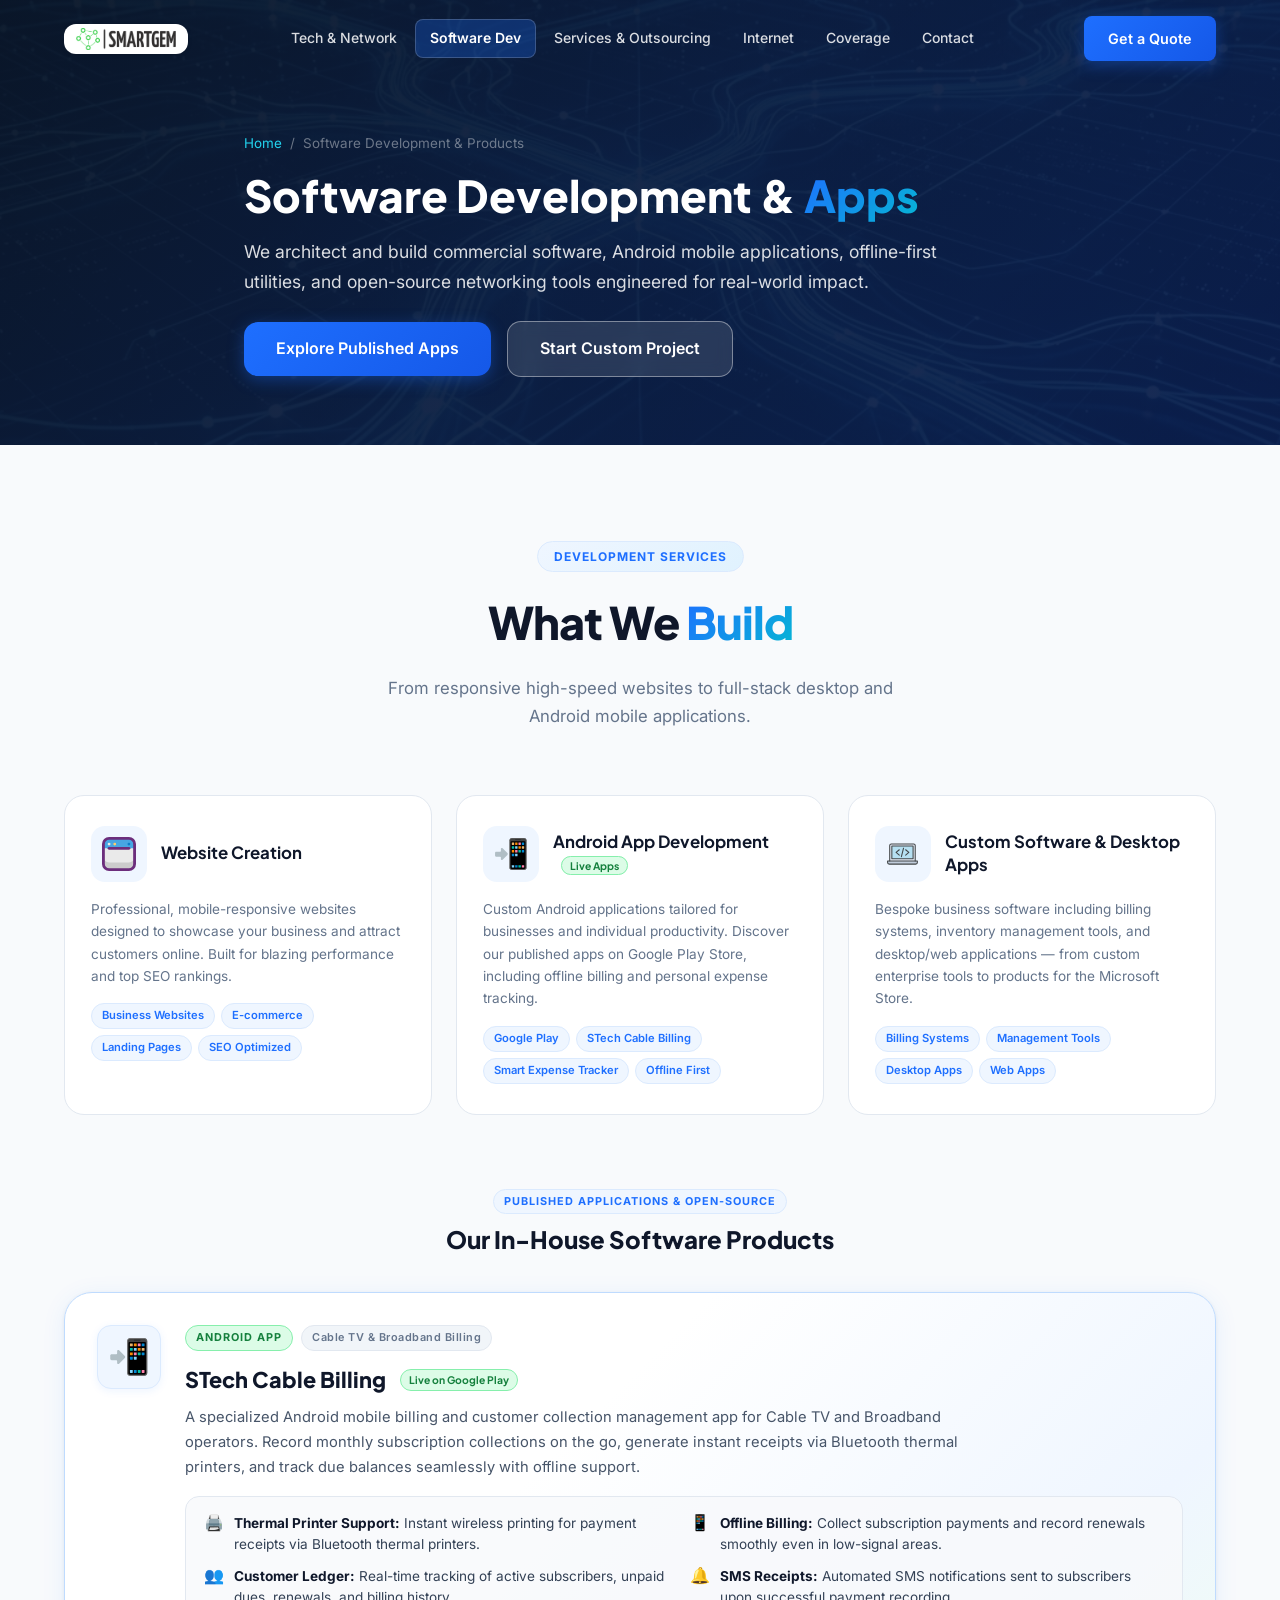
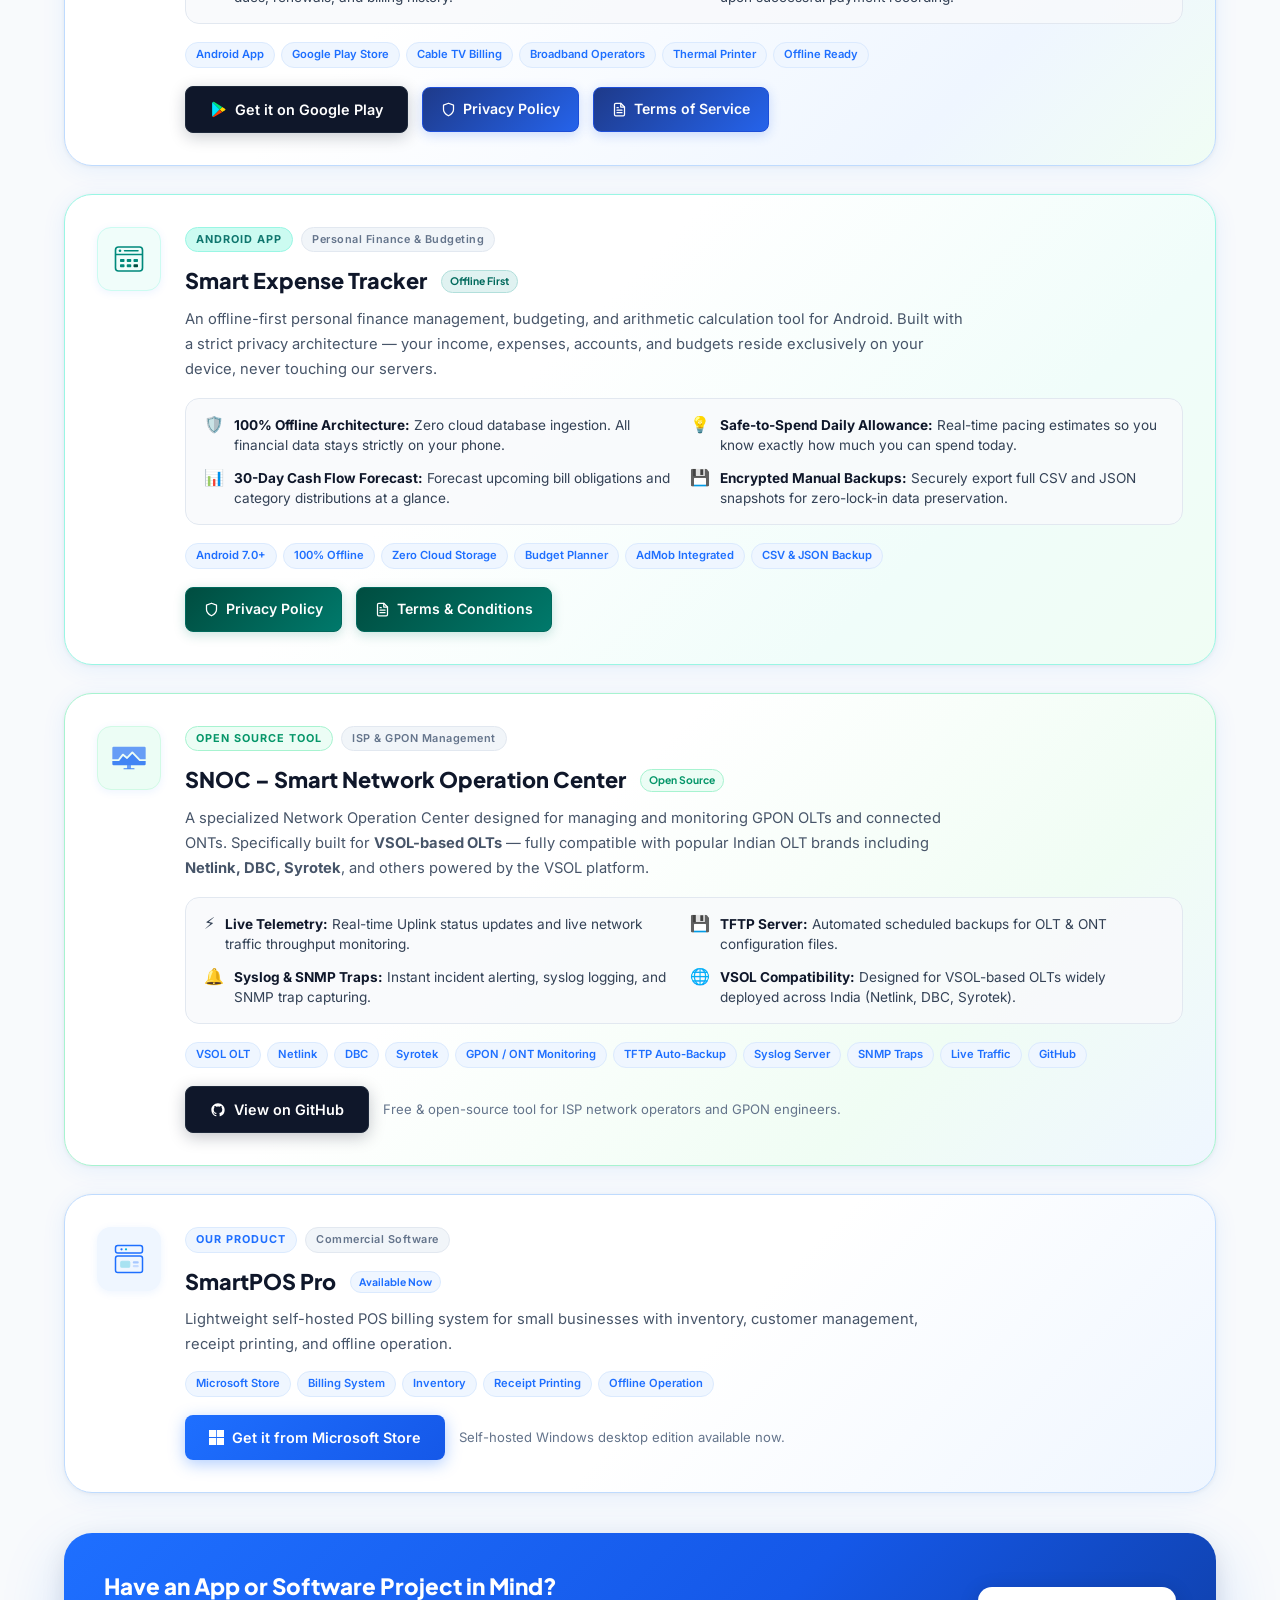
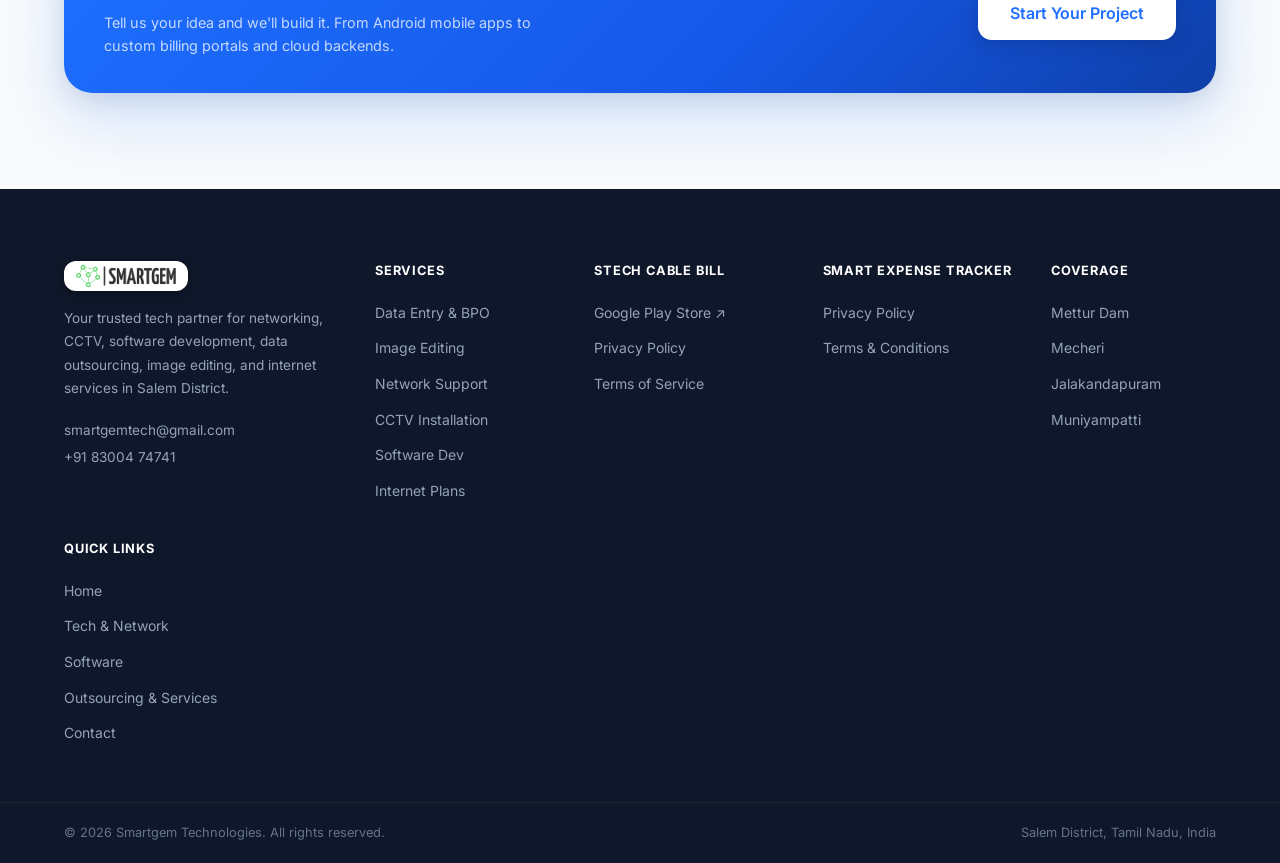
<file: software.html>
<!DOCTYPE html>
<html lang="en">
<head>
  <!-- Google tag (gtag.js) -->
  <script async src="https://www.googletagmanager.com/gtag/js?id=G-7BC42029JB"></script>
  <script>
    window.dataLayer = window.dataLayer || [];
    function gtag(){dataLayer.push(arguments);}
    gtag('js', new Date());
    gtag('config', 'G-7BC42029JB');
  </script>
  <meta charset="UTF-8" />
  <meta name="viewport" content="width=device-width, initial-scale=1.0" />
  <title>Software Development, Android Apps &amp; Products – Smartgem Technologies</title>
  <meta name="description" content="Custom software development, Android mobile applications, desktop billing systems, and open-source tools by Smartgem Technologies. Discover STech Cable Bill, Smart Expense Tracker, SmartPOS Pro, and SNOC." />
  <meta name="keywords" content="Android app development, STech Cable Billing, Smart Expense Tracker, SmartPOS Pro, SNOC GPON OLT, website development, Salem software company, Smartgem Technologies" />
  <link rel="icon" type="image/png" href="tab-logo.png" />
  <link rel="preconnect" href="https://fonts.googleapis.com" />
  <link rel="preconnect" href="https://fonts.gstatic.com" crossorigin />
  <link href="https://fonts.googleapis.com/css2?family=Inter:wght@300;400;500;600;700;800;900&family=Plus+Jakarta+Sans:wght@400;500;600;700;800&display=swap" rel="stylesheet" />
  <link rel="stylesheet" href="style.css" />
</head>
<body>

  <!-- ===== NAVBAR ===== -->
  <header class="navbar" id="navbar">
    <div class="container nav-container">
      <a href="/" class="logo" id="logo-link">
        <img src="logo.png" alt="Smartgem Technologies" class="logo-img" />
      </a>
      <nav class="nav-links" id="nav-links">
        <a href="/tech-services.html" class="nav-link"><span class="nav-icon" aria-hidden="true"><svg viewBox="0 0 24 24" fill="none" stroke="currentColor" stroke-width="2" stroke-linecap="round" stroke-linejoin="round"><rect x="2" y="2" width="20" height="8" rx="2"/><rect x="2" y="14" width="20" height="8" rx="2"/><line x1="6" y1="6" x2="6.01" y2="6"/><line x1="6" y1="18" x2="6.01" y2="18"/></svg></span>Tech &amp; Network</a>
        <a href="/software.html" class="nav-link active"><span class="nav-icon" aria-hidden="true"><svg viewBox="0 0 24 24" fill="none" stroke="currentColor" stroke-width="2" stroke-linecap="round" stroke-linejoin="round"><polyline points="16 18 22 12 16 6"/><polyline points="8 6 2 12 8 18"/></svg></span>Software Dev</a>
        <a href="/services.html" class="nav-link"><span class="nav-icon" aria-hidden="true"><svg viewBox="0 0 24 24" fill="none" stroke="currentColor" stroke-width="2" stroke-linecap="round" stroke-linejoin="round"><path d="M16 4h2a2 2 0 0 1 2 2v14a2 2 0 0 1-2 2H6a2 2 0 0 1-2-2V6a2 2 0 0 1 2-2h2"/><rect x="8" y="2" width="8" height="4" rx="1" ry="1"/><path d="M9 14l2 2 4-4"/></svg></span>Services &amp; Outsourcing</a>
        <a href="/internet.html" class="nav-link"><span class="nav-icon" aria-hidden="true"><svg viewBox="0 0 24 24" fill="none" stroke="currentColor" stroke-width="2" stroke-linecap="round" stroke-linejoin="round"><path d="M5 12.55a11 11 0 0 1 14.08 0"/><path d="M1.42 9a16 16 0 0 1 21.16 0"/><path d="M8.53 16.11a6 6 0 0 1 6.95 0"/><line x1="12" y1="20" x2="12.01" y2="20"/></svg></span>Internet</a>
        <a href="/coverage.html" class="nav-link"><span class="nav-icon" aria-hidden="true"><svg viewBox="0 0 24 24" fill="none" stroke="currentColor" stroke-width="2" stroke-linecap="round" stroke-linejoin="round"><path d="M21 10c0 7-9 13-9 13s-9-6-9-13a9 9 0 0 1 18 0z"/><circle cx="12" cy="10" r="3"/></svg></span>Coverage</a>
        <a href="/contact.html" class="nav-link"><span class="nav-icon" aria-hidden="true"><svg viewBox="0 0 24 24" fill="none" stroke="currentColor" stroke-width="2" stroke-linecap="round" stroke-linejoin="round"><path d="M22 16.92v3a2 2 0 0 1-2.18 2 19.79 19.79 0 0 1-8.63-3.07 19.5 19.5 0 0 1-6-6 19.79 19.79 0 0 1-3.07-8.67A2 2 0 0 1 4.11 2h3a2 2 0 0 1 2 1.72 12.84 12.84 0 0 0 .7 2.81 2 2 0 0 1-.45 2.11L8.09 9.91a16 16 0 0 0 6 6l1.27-1.27a2 2 0 0 1 2.11-.45 12.84 12.84 0 0 0 2.81.7A2 2 0 0 1 22 16.92z"/></svg></span>Contact</a>
      </nav>
      <a href="/contact.html" class="btn btn-primary nav-cta" id="nav-cta">Get a Quote</a>
      <button class="hamburger" id="hamburger" aria-label="Toggle menu">
        <span></span><span></span><span></span>
      </button>
    </div>
  </header>

  <!-- ===== PAGE HERO ===== -->
  <section class="page-hero">
    <div class="hero-bg"></div>
    <div class="hero-overlay"></div>
    <div class="container page-hero-content">
      <div class="page-breadcrumbs">
        <a href="/">Home</a> <span>/</span> <span>Software Development &amp; Products</span>
      </div>
      <h1 class="page-hero-title">
        Software Development &amp; <span class="gradient-text">Apps</span>
      </h1>
      <p class="page-hero-subtitle">
        We architect and build commercial software, Android mobile applications, offline-first utilities, and open-source networking tools engineered for real-world impact.
      </p>
      <div class="page-hero-ctas">
        <a href="#featured-products" class="btn btn-primary btn-lg">Explore Published Apps</a>
        <a href="/contact.html" class="btn btn-outline btn-lg">Start Custom Project</a>
      </div>
    </div>
  </section>

  <!-- ===== SOFTWARE CAPABILITIES ===== -->
  <main class="section section-alt" id="software">
    <div class="container">
      <div class="section-header">
        <div class="section-badge">Development Services</div>
        <h2 class="section-title">What We <span class="gradient-text">Build</span></h2>
        <p class="section-subtitle">From responsive high-speed websites to full-stack desktop and Android mobile applications.</p>
      </div>

      <div class="software-layout">
        <div class="software-feature-card" id="sw-website">
          <div class="sw-head">
            <div class="sw-icon-wrap">
              <img src="website creation.svg" alt="Website Creation" class="sw-icon-img" />
            </div>
            <h3>Website Creation</h3>
          </div>
          <div class="sw-content">
            <p>Professional, mobile-responsive websites designed to showcase your business and attract customers online. Built for blazing performance and top SEO rankings.</p>
            <div class="sw-tags">
              <span>Business Websites</span>
              <span>E-commerce</span>
              <span>Landing Pages</span>
              <span>SEO Optimized</span>
            </div>
          </div>
        </div>

        <div class="software-feature-card" id="sw-android">
          <div class="sw-head">
            <div class="sw-icon-wrap">
              <img src="andriod app.svg" alt="Android App Development" class="sw-icon-img" />
            </div>
            <h3>Android App Development <span class="badge-status-inline badge-live">Live Apps</span></h3>
          </div>
          <div class="sw-content">
            <p>Custom Android applications tailored for businesses and individual productivity. Discover our published apps on Google Play Store, including offline billing and personal expense tracking.</p>
            <div class="sw-tags">
              <span>Google Play</span>
              <span>STech Cable Billing</span>
              <span>Smart Expense Tracker</span>
              <span>Offline First</span>
            </div>
          </div>
        </div>

        <div class="software-feature-card" id="sw-desktop">
          <div class="sw-head">
            <div class="sw-icon-wrap">
              <img src="custome software and desktop apps.svg" alt="Custom Software &amp; Desktop Apps" class="sw-icon-img" />
            </div>
            <h3>Custom Software &amp; Desktop Apps</h3>
          </div>
          <div class="sw-content">
            <p>Bespoke business software including billing systems, inventory management tools, and desktop/web applications — from custom enterprise tools to products for the Microsoft Store.</p>
            <div class="sw-tags">
              <span>Billing Systems</span>
              <span>Management Tools</span>
              <span>Desktop Apps</span>
              <span>Web Apps</span>
            </div>
          </div>
        </div>
      </div>

      <!-- ===== FEATURED PRODUCTS CONTAINER ===== -->
      <div class="software-products-container" id="featured-products" style="margin-top: 72px;">
        <div class="software-products-header">
          <span class="spf-badge">Published Applications &amp; Open-Source</span>
          <h3 class="software-products-title">Our In-House Software Products</h3>
        </div>

        <!-- PRODUCT 1: STech Cable Billing -->
        <div class="software-product-featured software-product-stech" id="project-stech-cable">
          <div class="spf-icon stech-icon">
            <img src="andriod app.svg" alt="STech Cable Billing Android App" class="spf-icon-img" />
          </div>
          <div class="spf-content">
            <div class="spf-badge-row">
              <span class="spf-badge spf-badge-live">Android App</span>
              <span class="spf-badge-secondary">Cable TV &amp; Broadband Billing</span>
            </div>
            <h3>STech Cable Billing <span class="badge-status-inline badge-live">Live on Google Play</span></h3>
            <p>A specialized Android mobile billing and customer collection management app for Cable TV and Broadband operators. Record monthly subscription collections on the go, generate instant receipts via Bluetooth thermal printers, and track due balances seamlessly with offline support.</p>
            
            <div class="spf-highlights-grid">
              <div class="spf-highlight-item">
                <span class="highlight-icon">🖨️</span>
                <div class="highlight-text">
                  <strong>Thermal Printer Support:</strong> Instant wireless printing for payment receipts via Bluetooth thermal printers.
                </div>
              </div>
              <div class="spf-highlight-item">
                <span class="highlight-icon">📱</span>
                <div class="highlight-text">
                  <strong>Offline Billing:</strong> Collect subscription payments and record renewals smoothly even in low-signal areas.
                </div>
              </div>
              <div class="spf-highlight-item">
                <span class="highlight-icon">👥</span>
                <div class="highlight-text">
                  <strong>Customer Ledger:</strong> Real-time tracking of active subscribers, unpaid dues, renewals, and billing history.
                </div>
              </div>
              <div class="spf-highlight-item">
                <span class="highlight-icon">🔔</span>
                <div class="highlight-text">
                  <strong>SMS Receipts:</strong> Automated SMS notifications sent to subscribers upon successful payment recording.
                </div>
              </div>
            </div>

            <div class="sw-tags">
              <span>Android App</span>
              <span>Google Play Store</span>
              <span>Cable TV Billing</span>
              <span>Broadband Operators</span>
              <span>Thermal Printer</span>
              <span>Offline Ready</span>
            </div>
            <div class="spf-actions">
              <a href="https://play.google.com/store/apps/details?id=com.stech.cablebilling" target="_blank" rel="noopener noreferrer" class="btn btn-playstore" id="stech-playstore-btn">
                <svg viewBox="0 0 24 24" class="btn-icon" style="width: 17px; height: 17px;" fill="none" xmlns="http://www.w3.org/2000/svg">
                  <path d="M3.609 1.814L13.793 12 3.61 22.186A2.25 2.25 0 0 1 3 20.625V3.375c0-.622.253-1.185.609-1.561z" fill="#00E5FF"/>
                  <path d="M17.207 8.586l-3.414 3.414 3.414 3.414 3.864-2.208a1.417 1.417 0 0 0 0-2.412L17.207 8.586z" fill="#FFD600"/>
                  <path d="M3.609 1.814l10.184 10.186 3.414-3.414L5.437.942a1.868 1.868 0 0 0-1.828.872z" fill="#00E676"/>
                  <path d="M13.793 12L3.61 22.186c.518.552 1.309.845 1.827.551l11.77-6.723-3.414-3.414z" fill="#FF3D00"/>
                </svg>
                Get it on Google Play
              </a>
              <a href="/privacy-policy.html" class="btn-legal btn-legal-blue" id="stech-privacy-btn">
                <svg viewBox="0 0 24 24" fill="none" stroke="currentColor" stroke-width="2" stroke-linecap="round" stroke-linejoin="round"><path d="M12 22s8-4 8-10V5l-8-3-8 3v7c0 6 8 10 8 10z"/></svg>
                Privacy Policy
              </a>
              <a href="/terms-of-service.html" class="btn-legal btn-legal-blue" id="stech-terms-btn">
                <svg viewBox="0 0 24 24" fill="none" stroke="currentColor" stroke-width="2" stroke-linecap="round" stroke-linejoin="round"><path d="M14 2H6a2 2 0 0 0-2 2v16a2 2 0 0 0 2 2h12a2 2 0 0 0 2-2V8z"/><polyline points="14 2 14 8 20 8"/><line x1="16" y1="13" x2="8" y2="13"/><line x1="16" y1="17" x2="8" y2="17"/><polyline points="10 9 9 9 8 9"/></svg>
                Terms of Service
              </a>
            </div>
          </div>
        </div>

        <!-- PRODUCT 2: Smart Expense Tracker -->
        <div class="software-product-featured software-product-expense" id="project-smart-expense">
          <div class="spf-icon expense-icon">
            <svg viewBox="0 0 48 48" fill="none" xmlns="http://www.w3.org/2000/svg">
              <rect x="6" y="8" width="36" height="32" rx="4" stroke="#00897b" stroke-width="2.2"/>
              <line x1="6" y1="18" x2="42" y2="18" stroke="#00897b" stroke-width="2"/>
              <rect x="12" y="24" width="6" height="4" rx="1" fill="#00897b"/>
              <rect x="21" y="24" width="6" height="4" rx="1" fill="#00897b"/>
              <rect x="30" y="24" width="6" height="4" rx="1" fill="#00897b"/>
              <rect x="12" y="31" width="6" height="4" rx="1" fill="#00897b"/>
              <rect x="21" y="31" width="6" height="4" rx="1" fill="#00897b"/>
              <rect x="30" y="31" width="6" height="4" rx="1" fill="#004d40"/>
              <circle cx="12" cy="13" r="1.8" fill="#00897b"/>
              <line x1="18" y1="13" x2="36" y2="13" stroke="#00897b" stroke-width="2" stroke-linecap="round"/>
            </svg>
          </div>
          <div class="spf-content">
            <div class="spf-badge-row">
              <span class="spf-badge spf-badge-expense">Android App</span>
              <span class="spf-badge-secondary">Personal Finance &amp; Budgeting</span>
            </div>
            <h3>Smart Expense Tracker <span class="badge-status-inline" style="background:#e0f2f1;color:#00695c;border-color:#b2dfdb;">Offline First</span></h3>
            <p>An offline-first personal finance management, budgeting, and arithmetic calculation tool for Android. Built with a strict privacy architecture — your income, expenses, accounts, and budgets reside exclusively on your device, never touching our servers.</p>
            
            <div class="spf-highlights-grid">
              <div class="spf-highlight-item">
                <span class="highlight-icon">🛡️</span>
                <div class="highlight-text">
                  <strong>100% Offline Architecture:</strong> Zero cloud database ingestion. All financial data stays strictly on your phone.
                </div>
              </div>
              <div class="spf-highlight-item">
                <span class="highlight-icon">💡</span>
                <div class="highlight-text">
                  <strong>Safe-to-Spend Daily Allowance:</strong> Real-time pacing estimates so you know exactly how much you can spend today.
                </div>
              </div>
              <div class="spf-highlight-item">
                <span class="highlight-icon">📊</span>
                <div class="highlight-text">
                  <strong>30-Day Cash Flow Forecast:</strong> Forecast upcoming bill obligations and category distributions at a glance.
                </div>
              </div>
              <div class="spf-highlight-item">
                <span class="highlight-icon">💾</span>
                <div class="highlight-text">
                  <strong>Encrypted Manual Backups:</strong> Securely export full CSV and JSON snapshots for zero-lock-in data preservation.
                </div>
              </div>
            </div>

            <div class="sw-tags">
              <span>Android 7.0+</span>
              <span>100% Offline</span>
              <span>Zero Cloud Storage</span>
              <span>Budget Planner</span>
              <span>AdMob Integrated</span>
              <span>CSV &amp; JSON Backup</span>
            </div>
            <div class="spf-actions">
              <a href="/smart-expense-privacy-policy.html" class="btn-legal btn-legal-teal" id="smart-expense-privacy-btn">
                <svg viewBox="0 0 24 24" fill="none" stroke="currentColor" stroke-width="2" stroke-linecap="round" stroke-linejoin="round"><path d="M12 22s8-4 8-10V5l-8-3-8 3v7c0 6 8 10 8 10z"/></svg>
                Privacy Policy
              </a>
              <a href="/smart-expense-terms.html" class="btn-legal btn-legal-teal" id="smart-expense-terms-btn">
                <svg viewBox="0 0 24 24" fill="none" stroke="currentColor" stroke-width="2" stroke-linecap="round" stroke-linejoin="round"><path d="M14 2H6a2 2 0 0 0-2 2v16a2 2 0 0 0 2 2h12a2 2 0 0 0 2-2V8z"/><polyline points="14 2 14 8 20 8"/><line x1="16" y1="13" x2="8" y2="13"/><line x1="16" y1="17" x2="8" y2="17"/><polyline points="10 9 9 9 8 9"/></svg>
                Terms &amp; Conditions
              </a>
            </div>
          </div>
        </div>

        <!-- PRODUCT 3: SNOC (Smart Network Operation Center) -->
        <div class="software-product-featured software-product-snoc" id="project-snoc">
          <div class="spf-icon snoc-icon">
            <img src="SNOC.svg" alt="SNOC – Smart Network Operation Center" class="spf-icon-img" />
          </div>
          <div class="spf-content">
            <div class="spf-badge-row">
              <span class="spf-badge spf-badge-snoc">Open Source Tool</span>
              <span class="spf-badge-secondary">ISP &amp; GPON Management</span>
            </div>
            <h3>SNOC – Smart Network Operation Center <span class="badge-status-inline badge-snoc">Open Source</span></h3>
            <p>A specialized Network Operation Center designed for managing and monitoring GPON OLTs and connected ONTs. Specifically built for <strong>VSOL-based OLTs</strong> — fully compatible with popular Indian OLT brands including <strong>Netlink, DBC, Syrotek</strong>, and others powered by the VSOL platform.</p>
            
            <div class="spf-highlights-grid">
              <div class="spf-highlight-item">
                <span class="highlight-icon">⚡</span>
                <div class="highlight-text">
                  <strong>Live Telemetry:</strong> Real-time Uplink status updates and live network traffic throughput monitoring.
                </div>
              </div>
              <div class="spf-highlight-item">
                <span class="highlight-icon">💾</span>
                <div class="highlight-text">
                  <strong>TFTP Server:</strong> Automated scheduled backups for OLT &amp; ONT configuration files.
                </div>
              </div>
              <div class="spf-highlight-item">
                <span class="highlight-icon">🔔</span>
                <div class="highlight-text">
                  <strong>Syslog &amp; SNMP Traps:</strong> Instant incident alerting, syslog logging, and SNMP trap capturing.
                </div>
              </div>
              <div class="spf-highlight-item">
                <span class="highlight-icon">🌐</span>
                <div class="highlight-text">
                  <strong>VSOL Compatibility:</strong> Designed for VSOL-based OLTs widely deployed across India (Netlink, DBC, Syrotek).
                </div>
              </div>
            </div>

            <div class="sw-tags">
              <span>VSOL OLT</span>
              <span>Netlink</span>
              <span>DBC</span>
              <span>Syrotek</span>
              <span>GPON / ONT Monitoring</span>
              <span>TFTP Auto-Backup</span>
              <span>Syslog Server</span>
              <span>SNMP Traps</span>
              <span>Live Traffic</span>
              <span>GitHub</span>
            </div>
            <div class="spf-actions">
              <a href="https://github.com/Deaddemon001/SNOC" target="_blank" rel="noopener noreferrer" class="btn btn-github" id="snoc-github-btn">
                <svg viewBox="0 0 24 24" fill="currentColor" class="btn-icon">
                  <path fill-rule="evenodd" clip-rule="evenodd" d="M12 2C6.477 2 2 6.484 2 12.017c0 4.425 2.865 8.18 6.839 9.504.5.092.682-.217.682-.483 0-.237-.008-.868-.013-1.703-2.782.605-3.369-1.343-3.369-1.343-.454-1.158-1.11-1.466-1.11-1.466-.908-.62.069-.608.069-.608 1.003.07 1.53 1.032 1.53 1.032.892 1.53 2.341 1.088 2.91.832.092-.647.35-1.088.636-1.338-2.22-.253-4.555-1.113-4.555-4.951 0-1.093.39-1.988 1.029-2.688-.103-.253-.446-1.272.098-2.65 0 0 .84-.27 2.75 1.026A9.564 9.564 0 0112 6.844c.85.004 1.705.115 2.504.337 1.909-1.296 2.747-1.027 2.747-1.027.546 1.379.202 2.398.1 2.651.64.7 1.028 1.595 1.028 2.688 0 3.848-2.339 4.695-4.566 4.943.359.309.678.92.678 1.855 0 1.338-.012 2.419-.012 2.747 0 .268.18.58.688.482A10.019 10.019 0 0022 12.017C22 6.484 17.522 2 12 2z"/>
                </svg>
                View on GitHub
              </a>
              <span class="spf-android">Free &amp; open-source tool for ISP network operators and GPON engineers.</span>
            </div>
          </div>
        </div>

        <!-- PRODUCT 4: SmartPOS Pro -->
        <div class="software-product-featured" id="project-smartpos">
          <div class="spf-icon">
            <svg viewBox="0 0 48 48" fill="none" xmlns="http://www.w3.org/2000/svg">
              <rect x="6" y="6" width="36" height="10" rx="3" stroke="#1e6fff" stroke-width="2"/>
              <rect x="6" y="20" width="36" height="22" rx="3" stroke="#1e6fff" stroke-width="2"/>
              <circle cx="14" cy="11" r="1.5" fill="#1e6fff"/>
              <circle cx="20" cy="11" r="1.5" fill="#06b6d4"/>
              <rect x="13" y="27" width="12" height="8" rx="1.5" fill="#06b6d4" opacity="0.3" stroke="#06b6d4" stroke-width="1.5"/>
              <rect x="29" y="27" width="8" height="3" rx="1.5" fill="#1e6fff" opacity="0.35"/>
              <rect x="29" y="32" width="8" height="3" rx="1.5" fill="#1e6fff" opacity="0.2"/>
            </svg>
          </div>
          <div class="spf-content">
            <div class="spf-badge-row">
              <span class="spf-badge">Our Product</span>
              <span class="spf-badge-secondary">Commercial Software</span>
            </div>
            <h3>SmartPOS Pro <span class="badge-status-inline">Available Now</span></h3>
            <p>Lightweight self-hosted POS billing system for small businesses with inventory, customer management, receipt printing, and offline operation.</p>
            <div class="sw-tags">
              <span>Microsoft Store</span>
              <span>Billing System</span>
              <span>Inventory</span>
              <span>Receipt Printing</span>
              <span>Offline Operation</span>
            </div>
            <div class="spf-actions">
              <a href="https://apps.microsoft.com/detail/9P7FNHGW1M4P?hl=en-us&gl=IN&ocid=pdpshare" target="_blank" rel="noopener noreferrer" class="btn btn-primary" id="smartpos-msstore-btn">
                <svg viewBox="0 0 24 24" fill="currentColor" style="width: 15px; height: 15px;"><path d="M0 0h11.39v11.39H0zM12.61 0H24v11.39H12.61zM0 12.61h11.39V24H0zM12.61 12.61H24V24H12.61z"/></svg>
                Get it from Microsoft Store
              </a>
              <span class="spf-android">Self-hosted Windows desktop edition available now.</span>
            </div>
          </div>
        </div>

      </div>

      <!-- SOFTWARE CTA -->
      <div class="software-cta-banner">
        <div>
          <h3>Have an App or Software Project in Mind?</h3>
          <p>Tell us your idea and we'll build it. From Android mobile apps to custom billing portals and cloud backends.</p>
        </div>
        <a href="/contact.html" class="btn btn-primary btn-lg" id="software-enquire-btn">Start Your Project</a>
      </div>

    </div>
  </main>

  <!-- ===== FOOTER ===== -->
  <footer class="footer" id="footer">
    <div class="container footer-container">
      <div class="footer-brand">
        <a href="/" class="logo footer-logo">
          <img src="logo.png" alt="Smartgem Technologies" class="logo-img logo-img-footer" />
        </a>
        <p class="footer-tagline">Your trusted tech partner for networking, CCTV, software development, data outsourcing, image editing, and internet services in Salem District.</p>
        <div class="footer-contact-links">
          <a href="mailto:smartgemtech@gmail.com" id="footer-email">smartgemtech@gmail.com</a>
          <a href="tel:+918300474741" id="footer-phone">+91 83004 74741</a>
        </div>
      </div>
      <div class="footer-links-group">
        <h4 class="footer-heading">Services</h4>
        <ul class="footer-links">
          <li><a href="/services.html">Data Entry &amp; BPO</a></li>
          <li><a href="/services.html">Image Editing</a></li>
          <li><a href="/tech-services.html">Network Support</a></li>
          <li><a href="/tech-services.html">CCTV Installation</a></li>
          <li><a href="/software.html">Software Dev</a></li>
          <li><a href="/internet.html">Internet Plans</a></li>
        </ul>
      </div>
      <div class="footer-links-group">
        <h4 class="footer-heading">STech Cable Bill</h4>
        <ul class="footer-links">
          <li><a href="https://play.google.com/store/apps/details?id=com.stech.cablebilling" target="_blank" rel="noopener noreferrer">Google Play Store ↗</a></li>
          <li><a href="/privacy-policy.html">Privacy Policy</a></li>
          <li><a href="/terms-of-service.html">Terms of Service</a></li>
        </ul>
      </div>
      <div class="footer-links-group">
        <h4 class="footer-heading">Smart Expense Tracker</h4>
        <ul class="footer-links">
          <li><a href="/smart-expense-privacy-policy.html">Privacy Policy</a></li>
          <li><a href="/smart-expense-terms.html">Terms &amp; Conditions</a></li>
        </ul>
      </div>
      <div class="footer-links-group">
        <h4 class="footer-heading">Coverage</h4>
        <ul class="footer-links">
          <li><a href="/coverage.html">Mettur Dam</a></li>
          <li><a href="/coverage.html">Mecheri</a></li>
          <li><a href="/coverage.html">Jalakandapuram</a></li>
          <li><a href="/coverage.html">Muniyampatti</a></li>
        </ul>
      </div>
      <div class="footer-links-group">
        <h4 class="footer-heading">Quick Links</h4>
        <ul class="footer-links">
          <li><a href="/">Home</a></li>
          <li><a href="/tech-services.html">Tech &amp; Network</a></li>
          <li><a href="/software.html">Software</a></li>
          <li><a href="/services.html">Outsourcing &amp; Services</a></li>
          <li><a href="/contact.html">Contact</a></li>
        </ul>
      </div>
    </div>
    <div class="footer-bottom">
      <div class="container footer-bottom-inner">
        <p>© 2026 Smartgem Technologies. All rights reserved.</p>
        <p>Salem District, Tamil Nadu, India</p>
      </div>
    </div>
  </footer>

  <script src="script.js"></script>
</body>
</html>
</file>
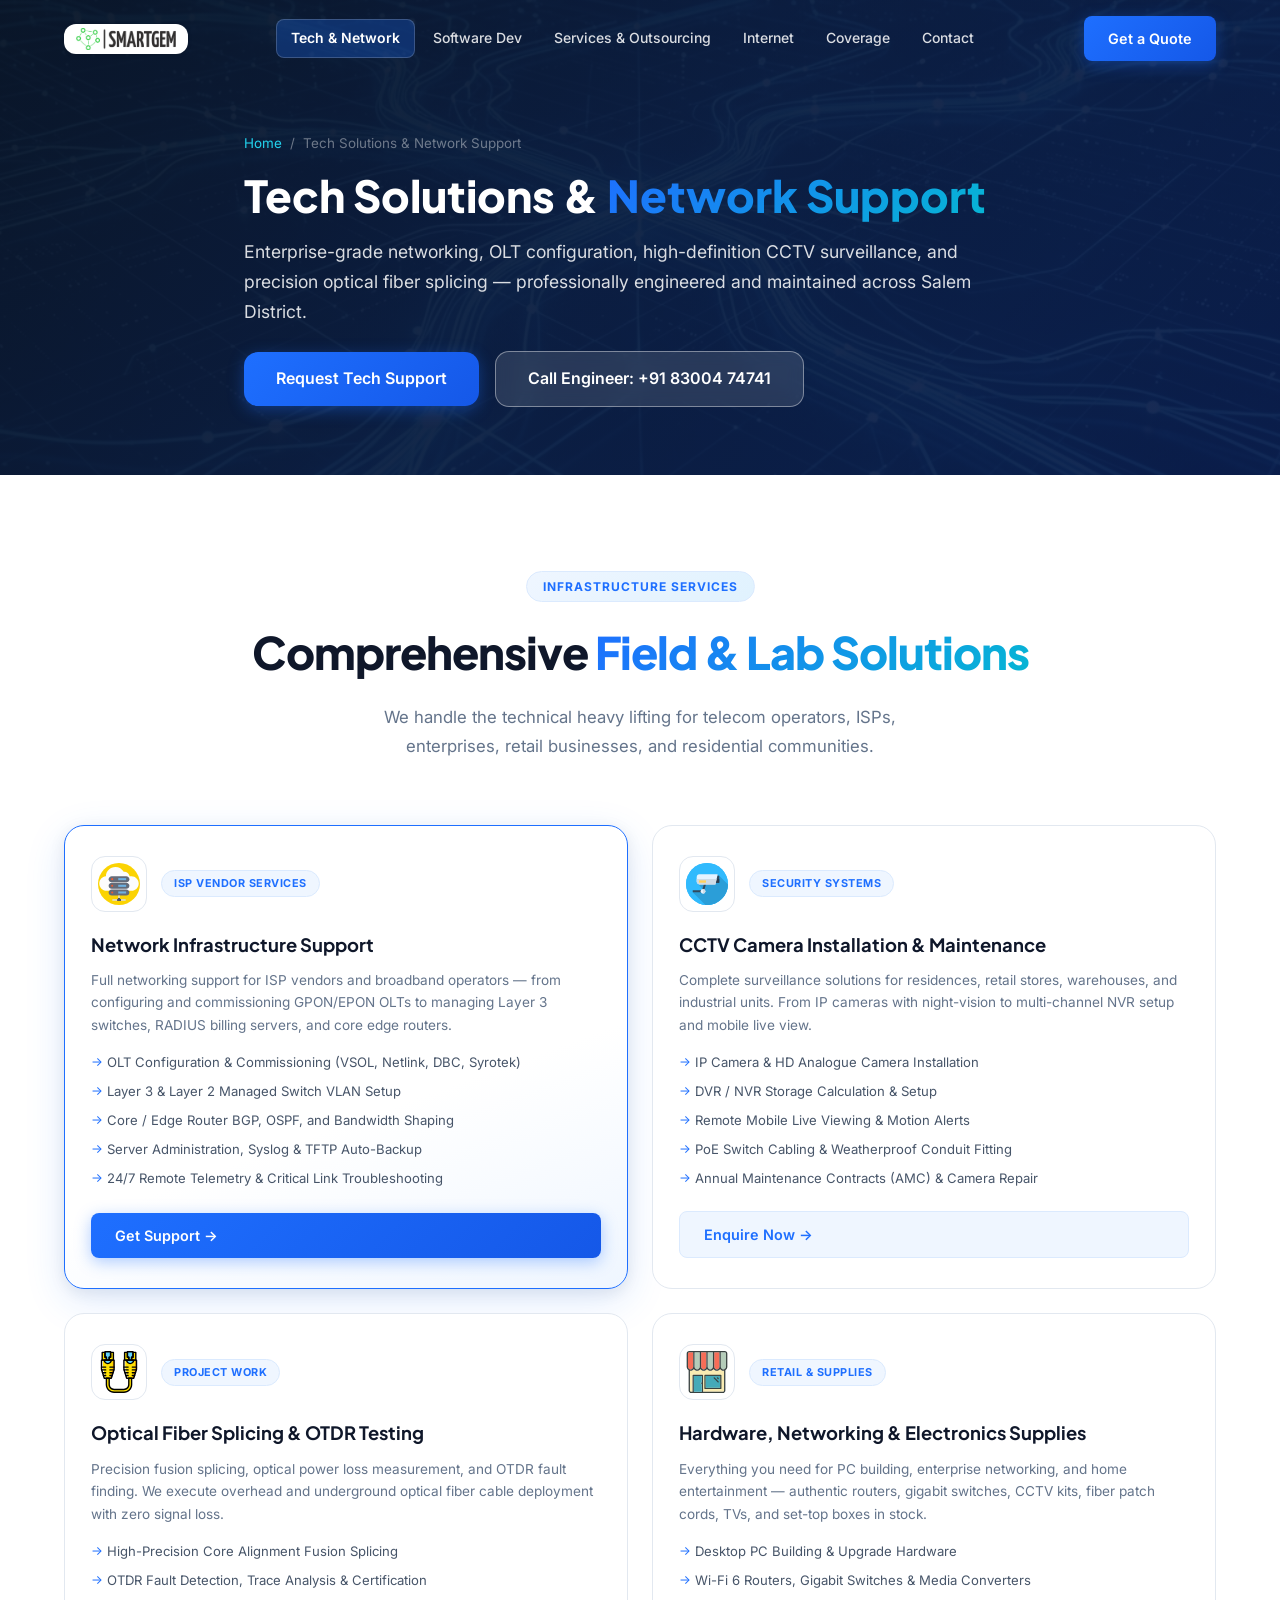
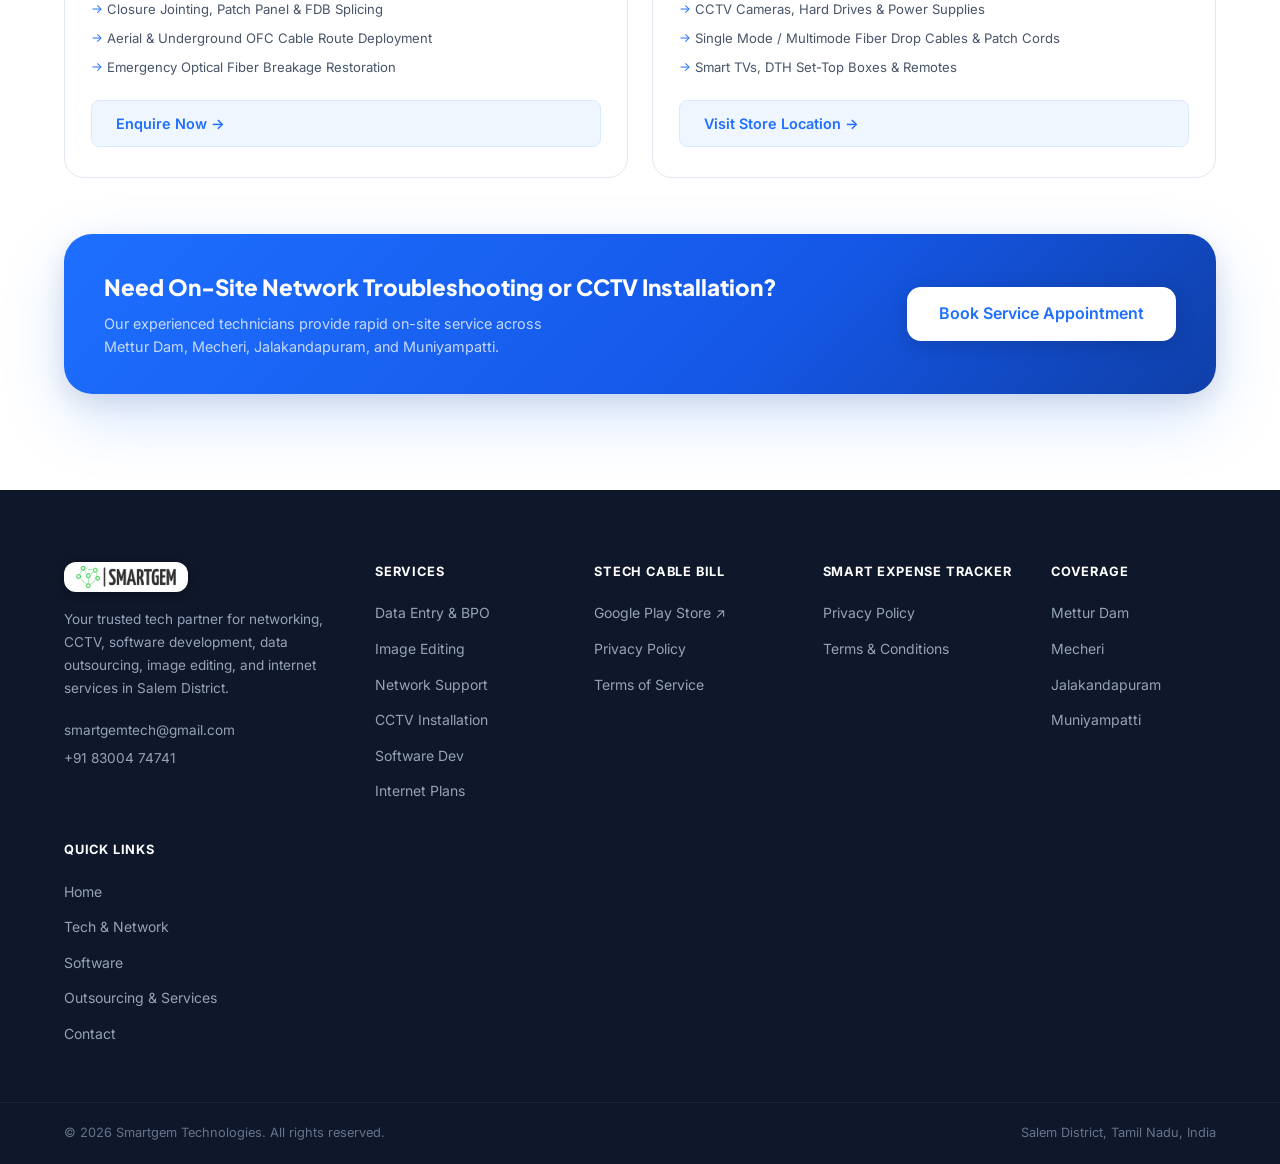
<file: tech-services.html>
<!DOCTYPE html>
<html lang="en">
<head>
  <!-- Google tag (gtag.js) -->
  <script async src="https://www.googletagmanager.com/gtag/js?id=G-7BC42029JB"></script>
  <script>
    window.dataLayer = window.dataLayer || [];
    function gtag(){dataLayer.push(arguments);}
    gtag('js', new Date());
    gtag('config', 'G-7BC42029JB');
  </script>
  <meta charset="UTF-8" />
  <meta name="viewport" content="width=device-width, initial-scale=1.0" />
  <title>Tech Solutions &amp; Network Support – Smartgem Technologies</title>
  <meta name="description" content="Enterprise networking, OLT configuration, CCTV camera installation, fiber optic fusion splicing, and router/switch setup in Salem District (Mettur Dam, Mecheri, Jalakandapuram, Muniyampatti)." />
  <meta name="keywords" content="OLT configuration, CCTV installation Salem, fiber splicing, network infrastructure, VSOL OLT, Netlink, Syrotek, DBC, router setup, Smartgem Technologies" />
  <link rel="icon" type="image/png" href="tab-logo.png" />
  <link rel="preconnect" href="https://fonts.googleapis.com" />
  <link rel="preconnect" href="https://fonts.gstatic.com" crossorigin />
  <link href="https://fonts.googleapis.com/css2?family=Inter:wght@300;400;500;600;700;800;900&family=Plus+Jakarta+Sans:wght@400;500;600;700;800&display=swap" rel="stylesheet" />
  <link rel="stylesheet" href="style.css" />
</head>
<body>

  <!-- ===== NAVBAR ===== -->
  <header class="navbar" id="navbar">
    <div class="container nav-container">
      <a href="/" class="logo" id="logo-link">
        <img src="logo.png" alt="Smartgem Technologies" class="logo-img" />
      </a>
      <nav class="nav-links" id="nav-links">
        <a href="/tech-services.html" class="nav-link active"><span class="nav-icon" aria-hidden="true"><svg viewBox="0 0 24 24" fill="none" stroke="currentColor" stroke-width="2" stroke-linecap="round" stroke-linejoin="round"><rect x="2" y="2" width="20" height="8" rx="2"/><rect x="2" y="14" width="20" height="8" rx="2"/><line x1="6" y1="6" x2="6.01" y2="6"/><line x1="6" y1="18" x2="6.01" y2="18"/></svg></span>Tech &amp; Network</a>
        <a href="/software.html" class="nav-link"><span class="nav-icon" aria-hidden="true"><svg viewBox="0 0 24 24" fill="none" stroke="currentColor" stroke-width="2" stroke-linecap="round" stroke-linejoin="round"><polyline points="16 18 22 12 16 6"/><polyline points="8 6 2 12 8 18"/></svg></span>Software Dev</a>
        <a href="/services.html" class="nav-link"><span class="nav-icon" aria-hidden="true"><svg viewBox="0 0 24 24" fill="none" stroke="currentColor" stroke-width="2" stroke-linecap="round" stroke-linejoin="round"><path d="M16 4h2a2 2 0 0 1 2 2v14a2 2 0 0 1-2 2H6a2 2 0 0 1-2-2V6a2 2 0 0 1 2-2h2"/><rect x="8" y="2" width="8" height="4" rx="1" ry="1"/><path d="M9 14l2 2 4-4"/></svg></span>Services &amp; Outsourcing</a>
        <a href="/internet.html" class="nav-link"><span class="nav-icon" aria-hidden="true"><svg viewBox="0 0 24 24" fill="none" stroke="currentColor" stroke-width="2" stroke-linecap="round" stroke-linejoin="round"><path d="M5 12.55a11 11 0 0 1 14.08 0"/><path d="M1.42 9a16 16 0 0 1 21.16 0"/><path d="M8.53 16.11a6 6 0 0 1 6.95 0"/><line x1="12" y1="20" x2="12.01" y2="20"/></svg></span>Internet</a>
        <a href="/coverage.html" class="nav-link"><span class="nav-icon" aria-hidden="true"><svg viewBox="0 0 24 24" fill="none" stroke="currentColor" stroke-width="2" stroke-linecap="round" stroke-linejoin="round"><path d="M21 10c0 7-9 13-9 13s-9-6-9-13a9 9 0 0 1 18 0z"/><circle cx="12" cy="10" r="3"/></svg></span>Coverage</a>
        <a href="/contact.html" class="nav-link"><span class="nav-icon" aria-hidden="true"><svg viewBox="0 0 24 24" fill="none" stroke="currentColor" stroke-width="2" stroke-linecap="round" stroke-linejoin="round"><path d="M22 16.92v3a2 2 0 0 1-2.18 2 19.79 19.79 0 0 1-8.63-3.07 19.5 19.5 0 0 1-6-6 19.79 19.79 0 0 1-3.07-8.67A2 2 0 0 1 4.11 2h3a2 2 0 0 1 2 1.72 12.84 12.84 0 0 0 .7 2.81 2 2 0 0 1-.45 2.11L8.09 9.91a16 16 0 0 0 6 6l1.27-1.27a2 2 0 0 1 2.11-.45 12.84 12.84 0 0 0 2.81.7A2 2 0 0 1 22 16.92z"/></svg></span>Contact</a>
      </nav>
      <a href="/contact.html" class="btn btn-primary nav-cta" id="nav-cta">Get a Quote</a>
      <button class="hamburger" id="hamburger" aria-label="Toggle menu">
        <span></span><span></span><span></span>
      </button>
    </div>
  </header>

  <!-- ===== PAGE HERO ===== -->
  <section class="page-hero">
    <div class="hero-bg"></div>
    <div class="hero-overlay"></div>
    <div class="container page-hero-content">
      <div class="page-breadcrumbs">
        <a href="/">Home</a> <span>/</span> <span>Tech Solutions &amp; Network Support</span>
      </div>
      <h1 class="page-hero-title">
        Tech Solutions &amp; <span class="gradient-text">Network Support</span>
      </h1>
      <p class="page-hero-subtitle">
        Enterprise-grade networking, OLT configuration, high-definition CCTV surveillance, and precision optical fiber splicing — professionally engineered and maintained across Salem District.
      </p>
      <div class="page-hero-ctas">
        <a href="/contact.html" class="btn btn-primary btn-lg">Request Tech Support</a>
        <a href="tel:+918300474741" class="btn btn-outline btn-lg">Call Engineer: +91 83004 74741</a>
      </div>
    </div>
  </section>

  <!-- ===== CORE SERVICES DETAILS ===== -->
  <main class="section" id="tech-services">
    <div class="container">
      <div class="section-header">
        <div class="section-badge">Infrastructure Services</div>
        <h2 class="section-title">Comprehensive <span class="gradient-text">Field &amp; Lab Solutions</span></h2>
        <p class="section-subtitle">We handle the technical heavy lifting for telecom operators, ISPs, enterprises, retail businesses, and residential communities.</p>
      </div>

      <div class="core-services-grid">

        <!-- 1. Network Infrastructure Support -->
        <div class="core-card core-card-featured" id="core-networking">
          <div class="core-card-head">
            <div class="core-card-icon">
              <img src="network-infra-support.svg" alt="Network Infrastructure Support" class="core-card-img" />
            </div>
            <span class="core-tag">ISP Vendor Services</span>
          </div>
          <div class="core-card-body">
            <h3 class="core-title">Network Infrastructure Support</h3>
            <p class="core-desc">Full networking support for ISP vendors and broadband operators — from configuring and commissioning GPON/EPON OLTs to managing Layer 3 switches, RADIUS billing servers, and core edge routers.</p>
            <ul class="core-list">
              <li>OLT Configuration &amp; Commissioning (VSOL, Netlink, DBC, Syrotek)</li>
              <li>Layer 3 &amp; Layer 2 Managed Switch VLAN Setup</li>
              <li>Core / Edge Router BGP, OSPF, and Bandwidth Shaping</li>
              <li>Server Administration, Syslog &amp; TFTP Auto-Backup</li>
              <li>24/7 Remote Telemetry &amp; Critical Link Troubleshooting</li>
            </ul>
            <a href="/contact.html" class="btn btn-primary" id="networking-cta">Get Support →</a>
          </div>
        </div>

        <!-- 2. CCTV Installation -->
        <div class="core-card" id="core-cctv">
          <div class="core-card-head">
            <div class="core-card-icon">
              <img src="cctv.svg" alt="CCTV Installation" class="core-card-img" />
            </div>
            <span class="core-tag">Security Systems</span>
          </div>
          <div class="core-card-body">
            <h3 class="core-title">CCTV Camera Installation &amp; Maintenance</h3>
            <p class="core-desc">Complete surveillance solutions for residences, retail stores, warehouses, and industrial units. From IP cameras with night-vision to multi-channel NVR setup and mobile live view.</p>
            <ul class="core-list">
              <li>IP Camera &amp; HD Analogue Camera Installation</li>
              <li>DVR / NVR Storage Calculation &amp; Setup</li>
              <li>Remote Mobile Live Viewing &amp; Motion Alerts</li>
              <li>PoE Switch Cabling &amp; Weatherproof Conduit Fitting</li>
              <li>Annual Maintenance Contracts (AMC) &amp; Camera Repair</li>
            </ul>
            <a href="/contact.html" class="btn btn-plan" id="cctv-cta">Enquire Now →</a>
          </div>
        </div>

        <!-- 3. Optical Fiber Splicing -->
        <div class="core-card" id="core-fiber">
          <div class="core-card-head">
            <div class="core-card-icon">
              <img src="ofc-cable.svg" alt="Optical Fiber Splicing" class="core-card-img" />
            </div>
            <span class="core-tag">Project Work</span>
          </div>
          <div class="core-card-body">
            <h3 class="core-title">Optical Fiber Splicing &amp; OTDR Testing</h3>
            <p class="core-desc">Precision fusion splicing, optical power loss measurement, and OTDR fault finding. We execute overhead and underground optical fiber cable deployment with zero signal loss.</p>
            <ul class="core-list">
              <li>High-Precision Core Alignment Fusion Splicing</li>
              <li>OTDR Fault Detection, Trace Analysis &amp; Certification</li>
              <li>Closure Jointing, Patch Panel &amp; FDB Splicing</li>
              <li>Aerial &amp; Underground OFC Cable Route Deployment</li>
              <li>Emergency Optical Fiber Breakage Restoration</li>
            </ul>
            <a href="/contact.html" class="btn btn-plan" id="fiber-cta">Enquire Now →</a>
          </div>
        </div>

        <!-- 4. Electronics & Networking Store -->
        <div class="core-card" id="core-shop">
          <div class="core-card-head">
            <div class="core-card-icon">
              <img src="hardware-shop.svg" alt="Electronics Store" class="core-card-img" />
            </div>
            <span class="core-tag">Retail &amp; Supplies</span>
          </div>
          <div class="core-card-body">
            <h3 class="core-title">Hardware, Networking &amp; Electronics Supplies</h3>
            <p class="core-desc">Everything you need for PC building, enterprise networking, and home entertainment — authentic routers, gigabit switches, CCTV kits, fiber patch cords, TVs, and set-top boxes in stock.</p>
            <ul class="core-list">
              <li>Desktop PC Building &amp; Upgrade Hardware</li>
              <li>Wi-Fi 6 Routers, Gigabit Switches &amp; Media Converters</li>
              <li>CCTV Cameras, Hard Drives &amp; Power Supplies</li>
              <li>Single Mode / Multimode Fiber Drop Cables &amp; Patch Cords</li>
              <li>Smart TVs, DTH Set-Top Boxes &amp; Remotes</li>
            </ul>
            <a href="https://maps.app.goo.gl/dxnF97T1FdeZzQT49" target="_blank" class="btn btn-plan" id="shop-cta">Visit Store Location →</a>
          </div>
        </div>

      </div>

      <!-- Tech Brands Banner -->
      <div class="software-cta-banner" style="margin-top: 56px;">
        <div>
          <h3>Need On-Site Network Troubleshooting or CCTV Installation?</h3>
          <p>Our experienced technicians provide rapid on-site service across Mettur Dam, Mecheri, Jalakandapuram, and Muniyampatti.</p>
        </div>
        <a href="/contact.html" class="btn btn-primary btn-lg">Book Service Appointment</a>
      </div>

    </div>
  </main>

  <!-- ===== FOOTER ===== -->
  <footer class="footer" id="footer">
    <div class="container footer-container">
      <div class="footer-brand">
        <a href="/" class="logo footer-logo">
          <img src="logo.png" alt="Smartgem Technologies" class="logo-img logo-img-footer" />
        </a>
        <p class="footer-tagline">Your trusted tech partner for networking, CCTV, software development, data outsourcing, image editing, and internet services in Salem District.</p>
        <div class="footer-contact-links">
          <a href="mailto:smartgemtech@gmail.com" id="footer-email">smartgemtech@gmail.com</a>
          <a href="tel:+918300474741" id="footer-phone">+91 83004 74741</a>
        </div>
      </div>
      <div class="footer-links-group">
        <h4 class="footer-heading">Services</h4>
        <ul class="footer-links">
          <li><a href="/services.html">Data Entry &amp; BPO</a></li>
          <li><a href="/services.html">Image Editing</a></li>
          <li><a href="/tech-services.html">Network Support</a></li>
          <li><a href="/tech-services.html">CCTV Installation</a></li>
          <li><a href="/software.html">Software Dev</a></li>
          <li><a href="/internet.html">Internet Plans</a></li>
        </ul>
      </div>
      <div class="footer-links-group">
        <h4 class="footer-heading">STech Cable Bill</h4>
        <ul class="footer-links">
          <li><a href="https://play.google.com/store/apps/details?id=com.stech.cablebilling" target="_blank" rel="noopener noreferrer">Google Play Store ↗</a></li>
          <li><a href="/privacy-policy.html">Privacy Policy</a></li>
          <li><a href="/terms-of-service.html">Terms of Service</a></li>
        </ul>
      </div>
      <div class="footer-links-group">
        <h4 class="footer-heading">Smart Expense Tracker</h4>
        <ul class="footer-links">
          <li><a href="/smart-expense-privacy-policy.html">Privacy Policy</a></li>
          <li><a href="/smart-expense-terms.html">Terms &amp; Conditions</a></li>
        </ul>
      </div>
      <div class="footer-links-group">
        <h4 class="footer-heading">Coverage</h4>
        <ul class="footer-links">
          <li><a href="/coverage.html">Mettur Dam</a></li>
          <li><a href="/coverage.html">Mecheri</a></li>
          <li><a href="/coverage.html">Jalakandapuram</a></li>
          <li><a href="/coverage.html">Muniyampatti</a></li>
        </ul>
      </div>
      <div class="footer-links-group">
        <h4 class="footer-heading">Quick Links</h4>
        <ul class="footer-links">
          <li><a href="/">Home</a></li>
          <li><a href="/tech-services.html">Tech &amp; Network</a></li>
          <li><a href="/software.html">Software</a></li>
          <li><a href="/services.html">Outsourcing &amp; Services</a></li>
          <li><a href="/contact.html">Contact</a></li>
        </ul>
      </div>
    </div>
    <div class="footer-bottom">
      <div class="container footer-bottom-inner">
        <p>© 2026 Smartgem Technologies. All rights reserved.</p>
        <p>Salem District, Tamil Nadu, India</p>
      </div>
    </div>
  </footer>

  <script src="script.js"></script>
</body>
</html>
</file>
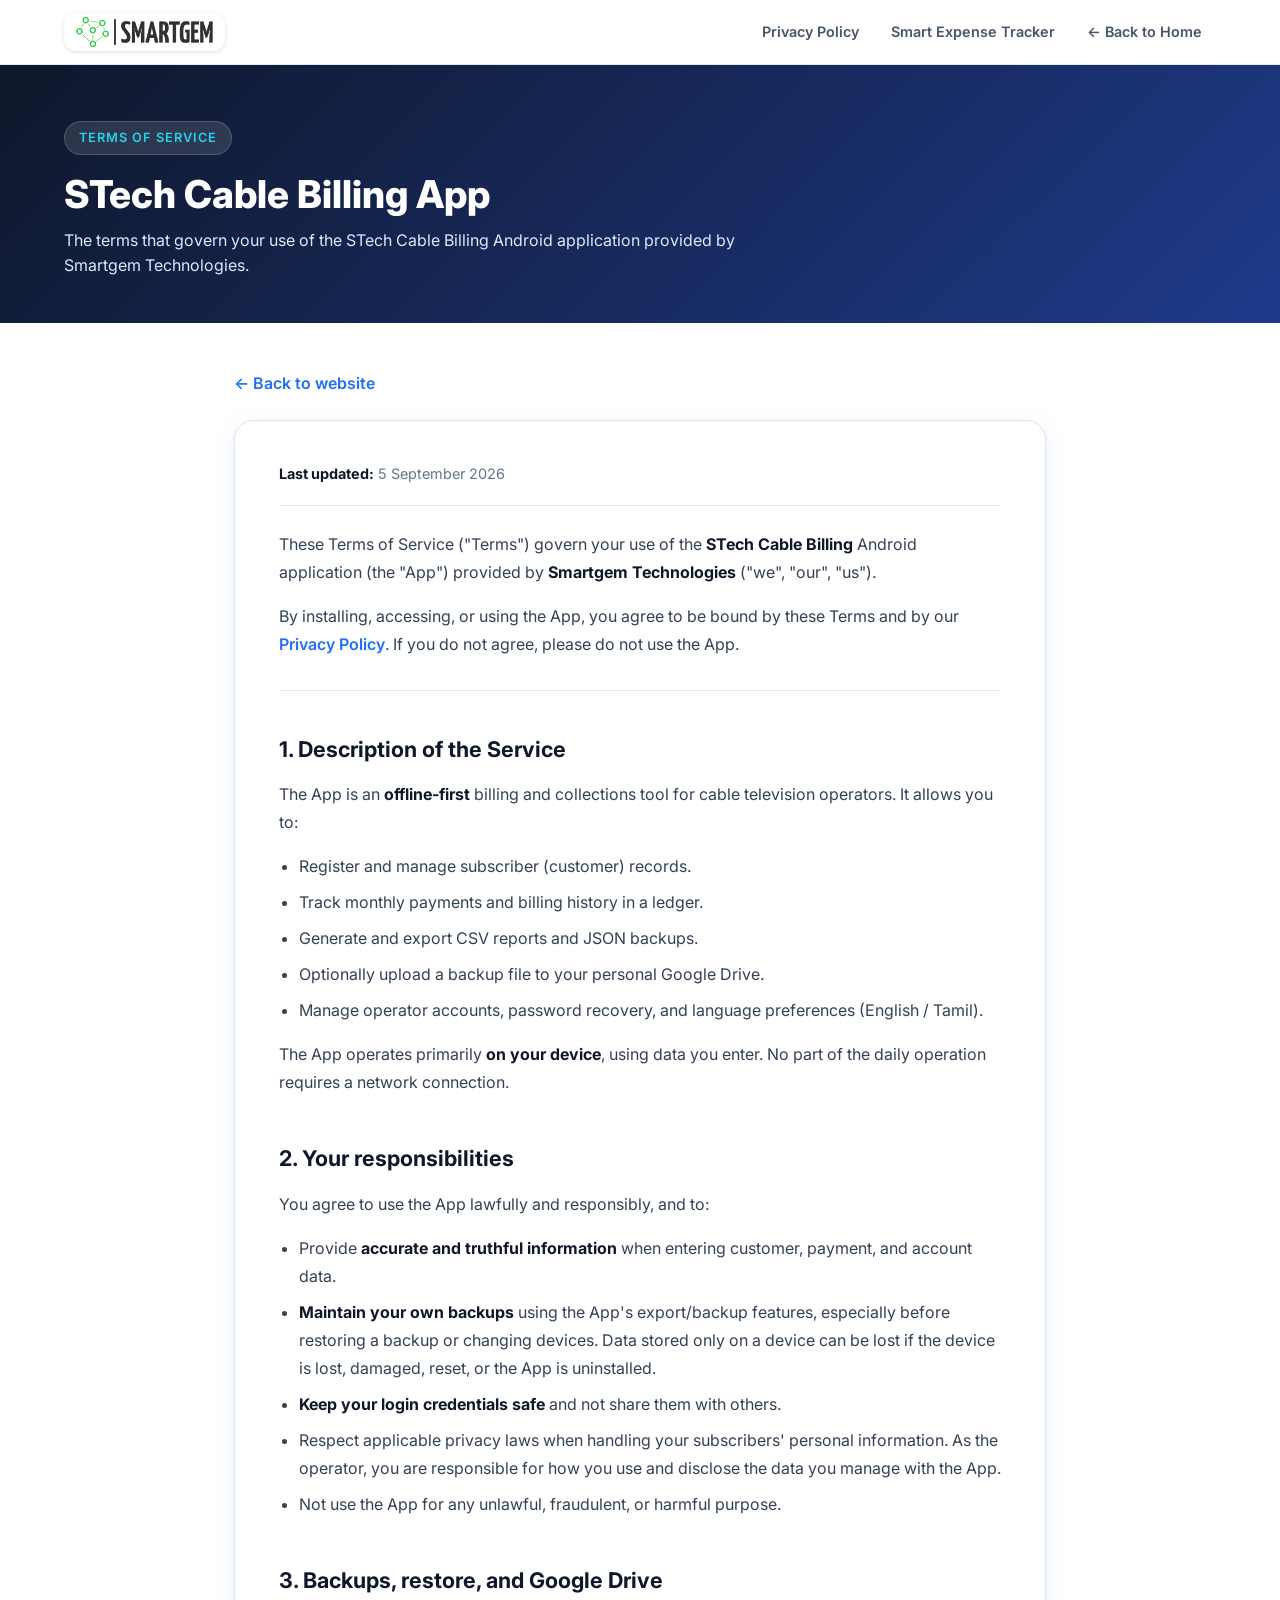
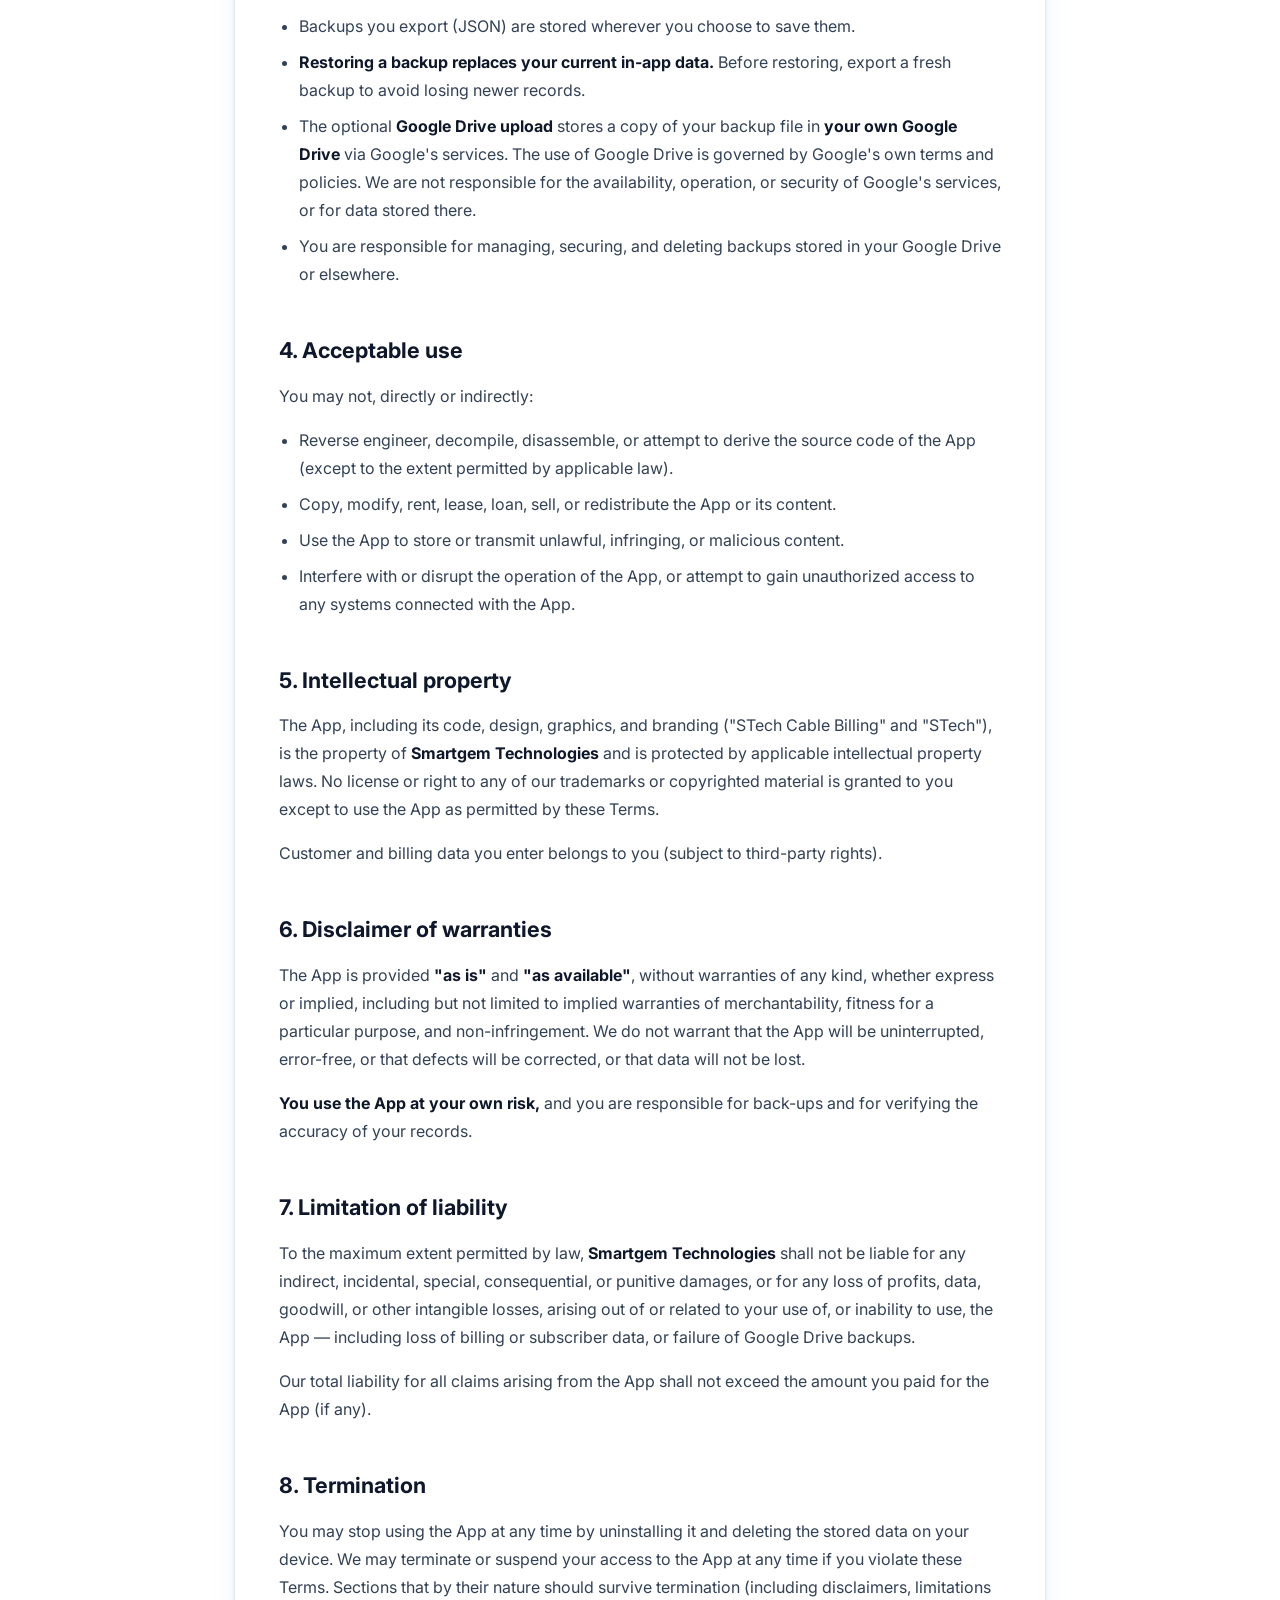
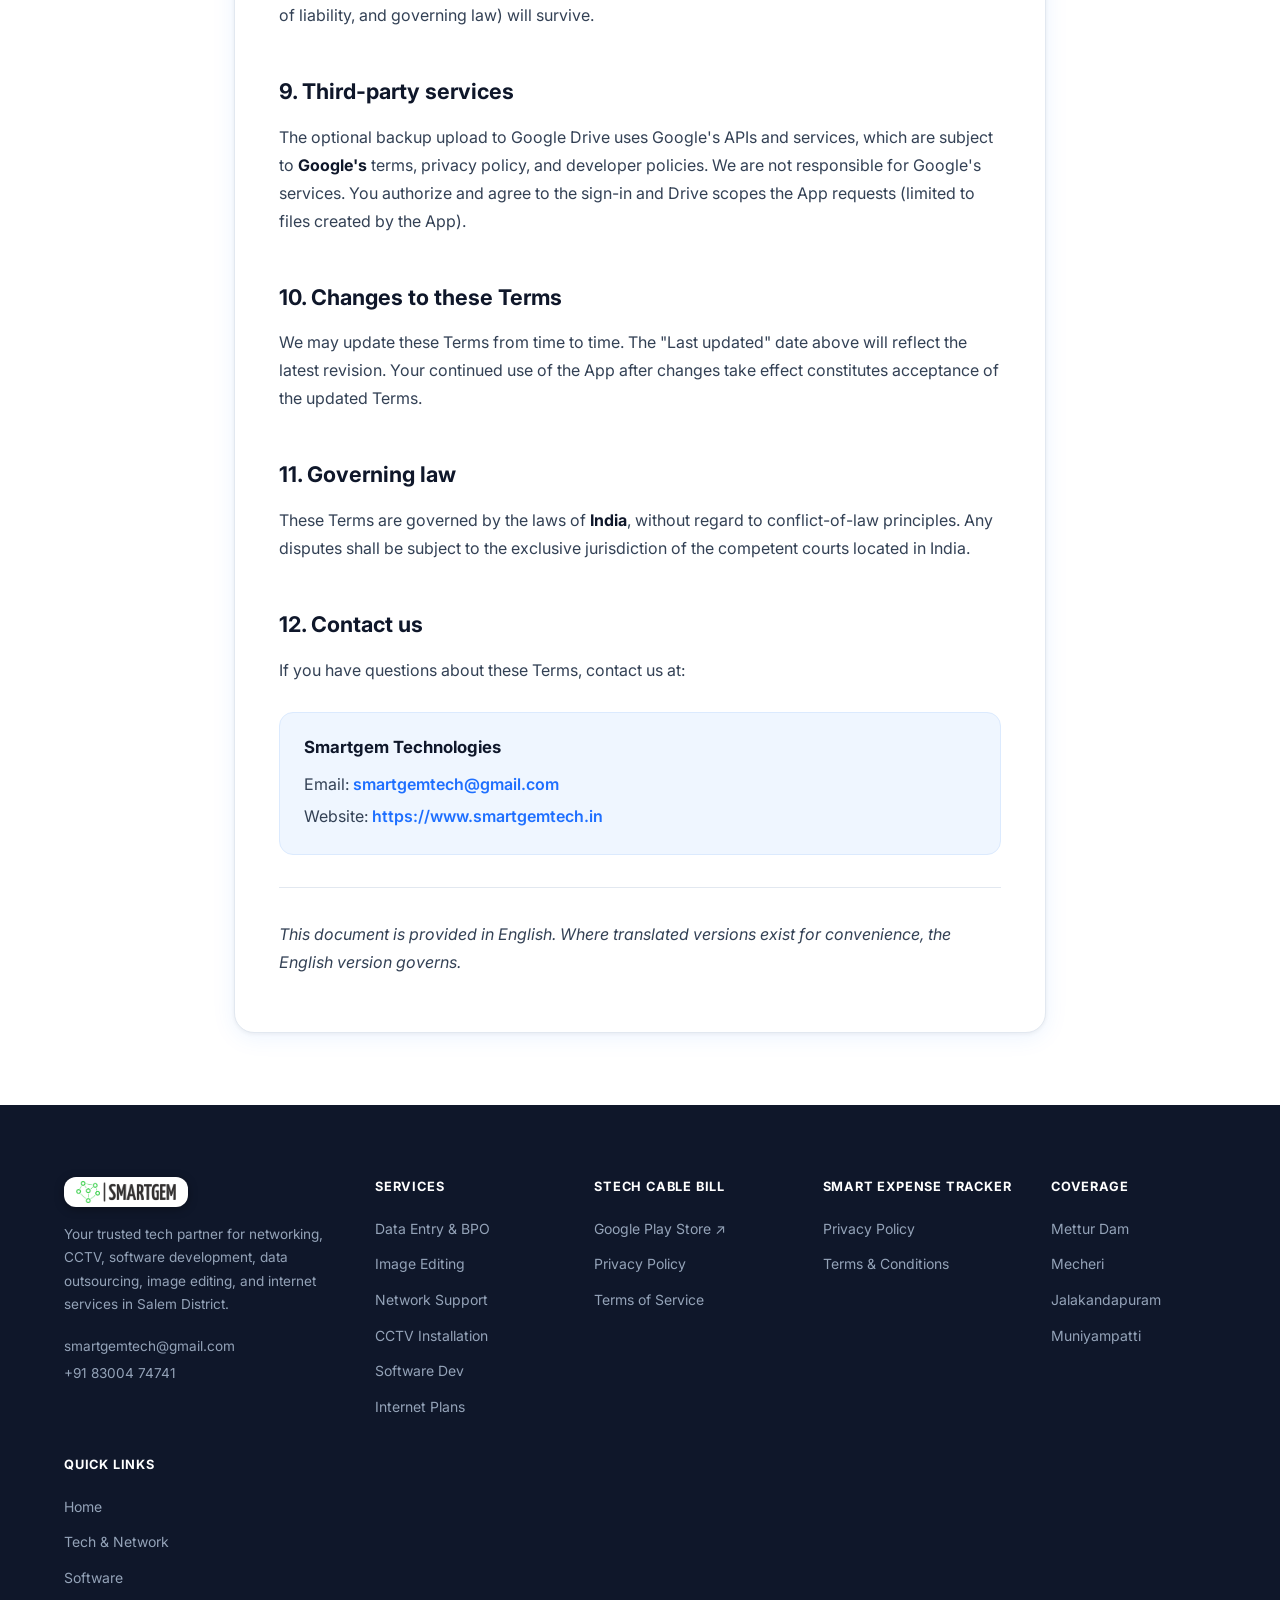
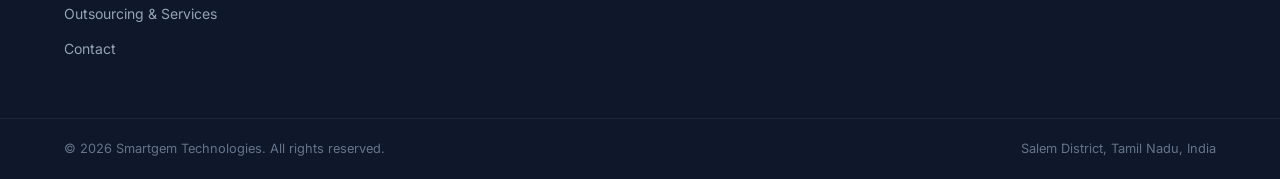
<file: terms-of-service.html>
<!DOCTYPE html>
<html lang="en">
<head>
  <!-- Google tag (gtag.js) -->
  <script async src="https://www.googletagmanager.com/gtag/js?id=G-7BC42029JB"></script>
  <script>
    window.dataLayer = window.dataLayer || [];
    function gtag(){dataLayer.push(arguments);}
    gtag('js', new Date());

    gtag('config', 'G-7BC42029JB');
  </script>
  <meta charset="UTF-8" />
  <meta name="viewport" content="width=device-width, initial-scale=1.0" />
  <title>Terms of Service – Smartgem Technologies | STech Cable Billing</title>
  <meta name="description" content="Terms of Service for the STech Cable Billing Android app by Smartgem Technologies. Understand the terms governing your use of the App." />
  <link rel="icon" type="image/png" href="tab-logo.png" />
  <link rel="preconnect" href="https://fonts.googleapis.com" />
  <link rel="preconnect" href="https://fonts.gstatic.com" crossorigin />
  <link href="https://fonts.googleapis.com/css2?family=Inter:wght@300;400;500;600;700;800;900&family=Plus+Jakarta+Sans:wght@400;500;600;700;800&display=swap" rel="stylesheet" />
  <link rel="stylesheet" href="style.css" />
  <style>
    /* ===== LEGAL PAGE SPECIFIC ===== */
    .legal-navbar {
      position: sticky;
      top: 0;
      z-index: 50;
      background: rgba(255,255,255,.9);
      backdrop-filter: blur(12px);
      border-bottom: 1px solid var(--slate-200);
    }
    .legal-navbar .nav-container {
      display: flex;
      align-items: center;
      justify-content: space-between;
      height: 64px;
    }
    .legal-navbar .logo-img { height: 38px; width: auto; }
    .legal-navbar .nav-link {
      display: inline-flex;
      align-items: center;
      gap: 6px;
      color: var(--slate-600);
      font-weight: 600;
      font-size: 0.9rem;
      padding: 8px 14px;
      border-radius: var(--radius-sm);
      transition: all var(--transition);
    }
    .legal-navbar .nav-link:hover { color: var(--brand); background: var(--blue-50); }

    .legal-hero {
      background: linear-gradient(135deg, var(--slate-900), #1e3a8a);
      color: var(--white);
      padding: 56px 0 44px;
    }
    .legal-hero .badge {
      display: inline-block;
      background: rgba(255,255,255,.12);
      border: 1px solid rgba(255,255,255,.18);
      color: var(--cyan-400);
      font-weight: 600;
      font-size: 0.8rem;
      text-transform: uppercase;
      letter-spacing: .08em;
      padding: 6px 14px;
      border-radius: 999px;
      margin-bottom: 16px;
    }
    .legal-hero h1 { font-size: 2.4rem; font-weight: 800; margin-bottom: 10px; line-height: 1.2; }
    .legal-hero p { color: var(--blue-100); max-width: 720px; }

    .legal-container {
      max-width: 860px;
      margin: 0 auto;
      padding: 48px 24px 72px;
    }
    .legal-card {
      background: var(--white);
      border: 1px solid var(--slate-200);
      border-radius: var(--radius-lg);
      box-shadow: var(--shadow);
      padding: 40px 44px;
      color: var(--slate-700);
      line-height: 1.75;
    }
    .legal-card .last-updated {
      font-size: 0.9rem;
      color: var(--slate-500);
      margin-bottom: 24px;
      padding-bottom: 18px;
      border-bottom: 1px solid var(--slate-200);
    }
    .legal-card p { margin-bottom: 16px; }
    .legal-card h2 {
      font-size: 1.35rem;
      font-weight: 700;
      color: var(--slate-900);
      margin: 36px 0 12px;
      padding-top: 8px;
    }
    .legal-card h2:first-of-type { margin-top: 12px; }
    .legal-card ul { margin: 0 0 16px 20px; }
    .legal-card ol { margin: 0 0 16px 20px; }
    .legal-card li { margin-bottom: 8px; }
    .legal-card strong { color: var(--slate-900); }
    .legal-card a { color: var(--brand); font-weight: 600; }
    .legal-card a:hover { text-decoration: underline; }
    .legal-card hr { border: none; border-top: 1px solid var(--slate-200); margin: 32px 0; }
    .legal-contact {
      background: var(--blue-50);
      border: 1px solid var(--blue-100);
      border-radius: var(--radius);
      padding: 20px 24px;
      margin-top: 28px;
    }
    .legal-contact h3 { color: var(--slate-900); font-size: 1.05rem; margin-bottom: 8px; }
    .legal-contact p { margin-bottom: 4px; }
    .legal-back {
      display: inline-flex;
      align-items: center;
      gap: 8px;
      margin-bottom: 24px;
      color: var(--brand);
      font-weight: 600;
    }
    .legal-back:hover { text-decoration: underline; }

    @media (max-width: 640px) {
      .legal-hero h1 { font-size: 1.8rem; }
      .legal-card { padding: 24px 20px; }
    }
  </style>
</head>
<body>

  <!-- ===== NAVBAR ===== -->
  <header class="legal-navbar">
    <div class="container nav-container">
      <a href="/" class="logo" aria-label="Smartgem Technologies Home">
        <img src="logo.png" alt="Smartgem Technologies" class="logo-img" />
      </a>
      <nav class="nav-links" aria-label="Legal navigation">
        <a href="/privacy-policy.html" class="nav-link">Privacy Policy</a>
        <a href="/smart-expense-terms.html" class="nav-link">Smart Expense Tracker</a>
        <a href="/" class="nav-link">← Back to Home</a>
      </nav>
    </div>
  </header>

  <!-- ===== HERO ===== -->
  <section class="legal-hero">
    <div class="container">
      <span class="badge">Terms of Service</span>
      <h1>STech Cable Billing App</h1>
      <p>The terms that govern your use of the STech Cable Billing Android application provided by Smartgem Technologies.</p>
    </div>
  </section>

  <!-- ===== CONTENT ===== -->
  <main class="legal-container">
    <a class="legal-back" href="/">← Back to website</a>
    <article class="legal-card">
      <p class="last-updated"><strong>Last updated:</strong> 5 September 2026</p>

      <p>These Terms of Service ("Terms") govern your use of the <strong>STech Cable Billing</strong> Android application (the "App") provided by <strong>Smartgem Technologies</strong> ("we", "our", "us").</p>
      <p>By installing, accessing, or using the App, you agree to be bound by these Terms and by our <a href="/privacy-policy">Privacy Policy</a>. If you do not agree, please do not use the App.</p>

      <hr />

      <h2>1. Description of the Service</h2>
      <p>The App is an <strong>offline-first</strong> billing and collections tool for cable television operators. It allows you to:</p>
      <ul>
        <li>Register and manage subscriber (customer) records.</li>
        <li>Track monthly payments and billing history in a ledger.</li>
        <li>Generate and export CSV reports and JSON backups.</li>
        <li>Optionally upload a backup file to your personal Google Drive.</li>
        <li>Manage operator accounts, password recovery, and language preferences (English / Tamil).</li>
      </ul>
      <p>The App operates primarily <strong>on your device</strong>, using data you enter. No part of the daily operation requires a network connection.</p>

      <h2>2. Your responsibilities</h2>
      <p>You agree to use the App lawfully and responsibly, and to:</p>
      <ul>
        <li>Provide <strong>accurate and truthful information</strong> when entering customer, payment, and account data.</li>
        <li><strong>Maintain your own backups</strong> using the App's export/backup features, especially before restoring a backup or changing devices. Data stored only on a device can be lost if the device is lost, damaged, reset, or the App is uninstalled.</li>
        <li><strong>Keep your login credentials safe</strong> and not share them with others.</li>
        <li>Respect applicable privacy laws when handling your subscribers' personal information. As the operator, you are responsible for how you use and disclose the data you manage with the App.</li>
        <li>Not use the App for any unlawful, fraudulent, or harmful purpose.</li>
      </ul>

      <h2>3. Backups, restore, and Google Drive</h2>
      <ul>
        <li>Backups you export (JSON) are stored wherever you choose to save them.</li>
        <li><strong>Restoring a backup replaces your current in-app data.</strong> Before restoring, export a fresh backup to avoid losing newer records.</li>
        <li>The optional <strong>Google Drive upload</strong> stores a copy of your backup file in <strong>your own Google Drive</strong> via Google's services. The use of Google Drive is governed by Google's own terms and policies. We are not responsible for the availability, operation, or security of Google's services, or for data stored there.</li>
        <li>You are responsible for managing, securing, and deleting backups stored in your Google Drive or elsewhere.</li>
      </ul>

      <h2>4. Acceptable use</h2>
      <p>You may not, directly or indirectly:</p>
      <ul>
        <li>Reverse engineer, decompile, disassemble, or attempt to derive the source code of the App (except to the extent permitted by applicable law).</li>
        <li>Copy, modify, rent, lease, loan, sell, or redistribute the App or its content.</li>
        <li>Use the App to store or transmit unlawful, infringing, or malicious content.</li>
        <li>Interfere with or disrupt the operation of the App, or attempt to gain unauthorized access to any systems connected with the App.</li>
      </ul>

      <h2>5. Intellectual property</h2>
      <p>The App, including its code, design, graphics, and branding ("STech Cable Billing" and "STech"), is the property of <strong>Smartgem Technologies</strong> and is protected by applicable intellectual property laws. No license or right to any of our trademarks or copyrighted material is granted to you except to use the App as permitted by these Terms.</p>
      <p>Customer and billing data you enter belongs to you (subject to third-party rights).</p>

      <h2>6. Disclaimer of warranties</h2>
      <p>The App is provided <strong>"as is"</strong> and <strong>"as available"</strong>, without warranties of any kind, whether express or implied, including but not limited to implied warranties of merchantability, fitness for a particular purpose, and non-infringement. We do not warrant that the App will be uninterrupted, error-free, or that defects will be corrected, or that data will not be lost.</p>
      <p><strong>You use the App at your own risk,</strong> and you are responsible for back-ups and for verifying the accuracy of your records.</p>

      <h2>7. Limitation of liability</h2>
      <p>To the maximum extent permitted by law, <strong>Smartgem Technologies</strong> shall not be liable for any indirect, incidental, special, consequential, or punitive damages, or for any loss of profits, data, goodwill, or other intangible losses, arising out of or related to your use of, or inability to use, the App — including loss of billing or subscriber data, or failure of Google Drive backups.</p>
      <p>Our total liability for all claims arising from the App shall not exceed the amount you paid for the App (if any).</p>

      <h2>8. Termination</h2>
      <p>You may stop using the App at any time by uninstalling it and deleting the stored data on your device. We may terminate or suspend your access to the App at any time if you violate these Terms. Sections that by their nature should survive termination (including disclaimers, limitations of liability, and governing law) will survive.</p>

      <h2>9. Third-party services</h2>
      <p>The optional backup upload to Google Drive uses Google's APIs and services, which are subject to <strong>Google's</strong> terms, privacy policy, and developer policies. We are not responsible for Google's services. You authorize and agree to the sign-in and Drive scopes the App requests (limited to files created by the App).</p>

      <h2>10. Changes to these Terms</h2>
      <p>We may update these Terms from time to time. The "Last updated" date above will reflect the latest revision. Your continued use of the App after changes take effect constitutes acceptance of the updated Terms.</p>

      <h2>11. Governing law</h2>
      <p>These Terms are governed by the laws of <strong>India</strong>, without regard to conflict-of-law principles. Any disputes shall be subject to the exclusive jurisdiction of the competent courts located in India.</p>

      <h2>12. Contact us</h2>
      <p>If you have questions about these Terms, contact us at:</p>
      <div class="legal-contact">
        <h3>Smartgem Technologies</h3>
        <p>Email: <a href="mailto:smartgemtech@gmail.com">smartgemtech@gmail.com</a></p>
        <p>Website: <a href="https://www.smartgemtech.in" target="_blank" rel="noopener noreferrer">https://www.smartgemtech.in</a></p>
      </div>

      <hr />
      <p><em>This document is provided in English. Where translated versions exist for convenience, the English version governs.</em></p>
    </article>
  </main>

  <!-- ===== FOOTER ===== -->
  <footer class="footer" id="footer">
    <div class="container footer-container">
      <div class="footer-brand">
        <a href="/" class="logo footer-logo">
          <img src="logo.png" alt="Smartgem Technologies" class="logo-img logo-img-footer" />
        </a>
        <p class="footer-tagline">Your trusted tech partner for networking, CCTV, software development, data outsourcing, image editing, and internet services in Salem District.</p>
        <div class="footer-contact-links">
          <a href="mailto:smartgemtech@gmail.com">smartgemtech@gmail.com</a>
          <a href="tel:+918300474741">+91 83004 74741</a>
        </div>
      </div>
      <div class="footer-links-group">
        <h4 class="footer-heading">Services</h4>
        <ul class="footer-links">
          <li><a href="/#services">Data Entry &amp; BPO</a></li>
          <li><a href="/#services">Image Editing</a></li>
          <li><a href="/#tech-services">Network Support</a></li>
          <li><a href="/#tech-services">CCTV Installation</a></li>
          <li><a href="/#software">Software Dev</a></li>
          <li><a href="/#internet">Internet Plans</a></li>
        </ul>
      </div>
      <div class="footer-links-group">
        <h4 class="footer-heading">STech Cable Bill</h4>
        <ul class="footer-links">
          <li><a href="https://play.google.com/store/apps/details?id=com.stech.cablebilling" target="_blank" rel="noopener noreferrer">Google Play Store ↗</a></li>
          <li><a href="/privacy-policy.html">Privacy Policy</a></li>
          <li><a href="/terms-of-service.html">Terms of Service</a></li>
        </ul>
      </div>
      <div class="footer-links-group">
        <h4 class="footer-heading">Smart Expense Tracker</h4>
        <ul class="footer-links">
          <li><a href="/smart-expense-privacy-policy.html">Privacy Policy</a></li>
          <li><a href="/smart-expense-terms.html">Terms &amp; Conditions</a></li>
        </ul>
      </div>
      <div class="footer-links-group">
        <h4 class="footer-heading">Coverage</h4>
        <ul class="footer-links">
          <li><a href="/#coverage">Mettur Dam</a></li>
          <li><a href="/#coverage">Mecheri</a></li>
          <li><a href="/#coverage">Jalakandapuram</a></li>
          <li><a href="/#coverage">Muniyampatti</a></li>
        </ul>
      </div>
      <div class="footer-links-group">
        <h4 class="footer-heading">Quick Links</h4>
        <ul class="footer-links">
          <li><a href="/">Home</a></li>
          <li><a href="/#tech-services">Tech &amp; Network</a></li>
          <li><a href="/#software">Software</a></li>
          <li><a href="/#services">Outsourcing &amp; Services</a></li>
          <li><a href="/#contact">Contact</a></li>
        </ul>
      </div>
    </div>
    <div class="footer-bottom">
      <div class="container footer-bottom-inner">
        <p>© 2026 Smartgem Technologies. All rights reserved.</p>
        <p>Salem District, Tamil Nadu, India</p>
      </div>
    </div>
  </footer>

</body>
</html>
</file>
<file: style.css>
/* ===== RESET & BASE ===== */
*, *::before, *::after { box-sizing: border-box; margin: 0; padding: 0; }

:root {
  --blue-50:  #eff6ff;
  --blue-100: #dbeafe;
  --blue-200: #bfdbfe;
  --blue-400: #60a5fa;
  --blue-500: #3b82f6;
  --blue-600: #2563eb;
  --blue-700: #1d4ed8;
  --blue-900: #1e3a8a;
  --cyan-400: #22d3ee;
  --cyan-500: #06b6d4;
  --indigo-500: #6366f1;
  --teal-500: #14b8a6;
  --brand:    #1e6fff;
  --brand-dark: #1558e8;
  --brand-light: #93c5fd;
  --accent:   #06b6d4;
  --slate-50:  #f8fafc;
  --slate-100: #f1f5f9;
  --slate-200: #e2e8f0;
  --slate-400: #94a3b8;
  --slate-500: #64748b;
  --slate-600: #475569;
  --slate-700: #334155;
  --slate-800: #1e293b;
  --slate-900: #0f172a;
  --white: #ffffff;

  --font: 'Inter', 'Plus Jakarta Sans', system-ui, sans-serif;
  --radius-sm: 8px;
  --radius: 14px;
  --radius-lg: 20px;
  --radius-xl: 28px;
  --shadow-sm: 0 1px 3px rgba(0,0,0,.08), 0 1px 2px rgba(0,0,0,.04);
  --shadow: 0 4px 24px rgba(30,111,255,.08), 0 1px 4px rgba(0,0,0,.06);
  --shadow-lg: 0 12px 40px rgba(30,111,255,.14), 0 4px 16px rgba(0,0,0,.08);
  --shadow-xl: 0 24px 64px rgba(30,111,255,.18), 0 8px 24px rgba(0,0,0,.1);
  --transition: 0.25s cubic-bezier(0.4, 0, 0.2, 1);
}

html { scroll-behavior: smooth; }

body {
  font-family: var(--font);
  background: var(--white);
  color: var(--slate-800);
  line-height: 1.6;
  overflow-x: hidden;
  -webkit-font-smoothing: antialiased;
}

img { display: block; max-width: 100%; }

a { text-decoration: none; color: inherit; }

/* ===== CONTAINER ===== */
.container {
  max-width: 1200px;
  margin: 0 auto;
  padding: 0 24px;
}

/* ===== BUTTONS ===== */
.btn {
  display: inline-flex;
  align-items: center;
  gap: 8px;
  padding: 11px 24px;
  border-radius: var(--radius-sm);
  font-weight: 600;
  font-size: 0.9rem;
  cursor: pointer;
  border: none;
  transition: all var(--transition);
  white-space: nowrap;
  text-decoration: none;
}
.btn-icon { width: 16px; height: 16px; }

.btn-primary {
  background: linear-gradient(135deg, var(--brand) 0%, var(--brand-dark) 100%);
  color: #fff;
  box-shadow: 0 4px 16px rgba(30,111,255,.35);
}
.btn-primary:hover {
  transform: translateY(-2px);
  box-shadow: 0 8px 24px rgba(30,111,255,.45);
  filter: brightness(1.08);
}
.btn-outline {
  background: rgba(255,255,255,.12);
  color: #fff;
  border: 1.5px solid rgba(255,255,255,.4);
  backdrop-filter: blur(8px);
}
.btn-outline:hover {
  background: rgba(255,255,255,.22);
  border-color: rgba(255,255,255,.7);
  transform: translateY(-2px);
}
.btn-plan {
  background: var(--blue-50);
  color: var(--brand);
  border: 1.5px solid var(--blue-100);
}
.btn-plan:hover {
  background: var(--brand);
  color: #fff;
  border-color: var(--brand);
  transform: translateY(-2px);
  box-shadow: 0 6px 20px rgba(30,111,255,.3);
}
.btn-lg { padding: 14px 32px; font-size: 1rem; border-radius: var(--radius); }
.btn-full { width: 100%; justify-content: center; }

/* ===== GRADIENT TEXT ===== */
.gradient-text {
  background: linear-gradient(135deg, var(--brand) 0%, var(--accent) 100%);
  -webkit-background-clip: text;
  -webkit-text-fill-color: transparent;
  background-clip: text;
}

/* ===== NAVBAR ===== */
.navbar {
  position: fixed;
  top: 0; left: 0; right: 0;
  z-index: 1000;
  padding: 16px 0;
  transition: all 0.4s ease;
}
.navbar.scrolled {
  background: rgba(255,255,255,.95);
  backdrop-filter: blur(20px);
  -webkit-backdrop-filter: blur(20px);
  box-shadow: 0 1px 0 rgba(0,0,0,.08), 0 4px 24px rgba(0,0,0,.06);
  padding: 10px 0;
}
.nav-container {
  display: flex;
  align-items: center;
  justify-content: space-between;
  gap: 24px;
}
.logo {
  display: flex;
  align-items: center;
  gap: 10px;
  flex-shrink: 0;
}
.logo-img {
  height: 30px;
  width: auto;
  object-fit: contain;
  /* Pill keeps the logo readable on the dark hero; more padding so corners don't clip the artwork */
  background: #fff;
  padding: 4px 12px;
  border-radius: 12px;
  box-shadow: 0 1px 4px rgba(0,0,0,.12);
  transition: all var(--transition);
}
/* When navbar is white, no background needed */
.navbar.scrolled .logo-img {
  background: transparent;
  padding: 0;
  border-radius: 0;
  box-shadow: none;
}
/* Footer logo — solid white pill so it is clearly visible on the dark footer */
.logo-img-footer {
  height: 30px;
  background: #fff;
  padding: 4px 12px;
  border-radius: 12px;
  box-shadow: 0 2px 10px rgba(0,0,0,.35);
  transition: all var(--transition);
}
.logo-img-footer:hover {
  transform: scale(1.04);
  box-shadow: 0 4px 14px rgba(0,0,0,.4);
}

/* Badge status inline style */
.badge-status-inline {
  font-size: 0.65rem;
  background: #eff6ff;
  color: var(--brand);
  border: 1.5px solid var(--blue-100);
  padding: 2px 8px;
  border-radius: 50px;
  font-weight: 700;
  margin-left: 8px;
  vertical-align: middle;
}

.nav-links {
  display: flex;
  align-items: center;
  gap: 4px;
}
.nav-link {
  padding: 7px 14px;
  border-radius: 8px;
  font-size: 0.875rem;
  font-weight: 500;
  color: rgba(255,255,255,.85);
  transition: all var(--transition);
}
.nav-link .nav-icon {
  display: none;
}
.nav-icon svg {
  width: 16px;
  height: 16px;
  display: block;
}
.nav-link:hover {
  background: rgba(255,255,255,.15);
  color: #fff;
}
.navbar.scrolled .nav-link { color: var(--slate-600); }
.navbar.scrolled .nav-link:hover { background: var(--blue-50); color: var(--brand); }

.nav-cta { margin-left: 8px; }

.hamburger {
  display: none;
  flex-direction: column;
  gap: 5px;
  cursor: pointer;
  background: none;
  border: none;
  padding: 6px;
}
.hamburger span {
  display: block;
  width: 24px;
  height: 2px;
  background: #fff;
  border-radius: 2px;
  transition: all var(--transition);
}
.navbar.scrolled .hamburger span { background: var(--slate-700); }

/* ===== HERO ===== */
.hero {
  position: relative;
  min-height: 100vh;
  display: flex;
  align-items: center;
  overflow: hidden;
  background: linear-gradient(135deg, #0a1628 0%, #0d2352 40%, #0a1f4e 70%, #071440 100%);
}
.hero-bg {
  position: absolute;
  inset: 0;
  background-image: url('hero-bg.png');
  background-size: cover;
  background-position: center;
  opacity: 0.18;
}
.hero-overlay {
  position: absolute;
  inset: 0;
  background: linear-gradient(135deg, rgba(10,22,40,0.7) 0%, rgba(13,35,82,0.5) 50%, rgba(10,22,40,0.8) 100%);
}
.floating-orb {
  position: absolute;
  border-radius: 50%;
  filter: blur(60px);
  pointer-events: none;
}
.orb-1 { width: 500px; height: 500px; background: rgba(30,111,255,.18); top: -100px; right: -100px; animation: float 8s ease-in-out infinite; }
.orb-2 { width: 300px; height: 300px; background: rgba(6,182,212,.15); bottom: 100px; left: -50px; animation: float 10s ease-in-out infinite reverse; }
.orb-3 { width: 200px; height: 200px; background: rgba(99,102,241,.12); top: 40%; right: 25%; animation: float 6s ease-in-out infinite 2s; }

@keyframes float {
  0%, 100% { transform: translateY(0) scale(1); }
  50% { transform: translateY(-30px) scale(1.04); }
}

.hero-content {
  position: relative;
  z-index: 2;
  padding-top: 100px;
  padding-bottom: 80px;
  max-width: 760px;
}
.hero-badge {
  display: inline-flex;
  align-items: center;
  gap: 8px;
  background: rgba(255,255,255,.1);
  border: 1px solid rgba(255,255,255,.2);
  color: rgba(255,255,255,.9);
  padding: 6px 16px;
  border-radius: 50px;
  font-size: 0.8rem;
  font-weight: 500;
  margin-bottom: 28px;
  backdrop-filter: blur(10px);
  animation: slideInDown 0.7s ease both;
}
.badge-dot {
  width: 7px; height: 7px;
  background: var(--accent);
  border-radius: 50%;
  animation: pulse 2s ease infinite;
}
@keyframes pulse { 0%,100%{opacity:1;transform:scale(1)}50%{opacity:.6;transform:scale(1.3)} }

.hero-title {
  font-family: 'Plus Jakarta Sans', sans-serif;
  font-size: clamp(2.6rem, 6vw, 4.2rem);
  font-weight: 800;
  line-height: 1.15;
  color: #fff;
  letter-spacing: -1.5px;
  margin-bottom: 20px;
  animation: slideInUp 0.7s ease 0.1s both;
}
.hero-subtitle {
  font-size: clamp(1rem, 2vw, 1.15rem);
  color: rgba(255,255,255,.72);
  max-width: 580px;
  line-height: 1.75;
  margin-bottom: 36px;
  animation: slideInUp 0.7s ease 0.2s both;
}
.hero-ctas {
  display: flex;
  gap: 14px;
  flex-wrap: wrap;
  margin-bottom: 56px;
  animation: slideInUp 0.7s ease 0.3s both;
}
.hero-stats {
  display: flex;
  align-items: center;
  gap: 24px;
  animation: slideInUp 0.7s ease 0.4s both;
}
.stat { display: flex; flex-direction: column; }
.stat-number {
  font-family: 'Plus Jakarta Sans', sans-serif;
  font-size: 2rem;
  font-weight: 800;
  color: #fff;
  line-height: 1;
}
.stat-label { font-size: 0.75rem; color: rgba(255,255,255,.55); margin-top: 4px; }
.stat-divider { width: 1px; height: 40px; background: rgba(255,255,255,.2); }

.hero-scroll-indicator {
  position: absolute;
  bottom: 36px;
  left: 50%;
  transform: translateX(-50%);
  z-index: 2;
}
.scroll-dot {
  width: 30px; height: 50px;
  border: 2px solid rgba(255,255,255,.3);
  border-radius: 15px;
  position: relative;
}
.scroll-dot::after {
  content: '';
  position: absolute;
  top: 8px; left: 50%;
  transform: translateX(-50%);
  width: 4px; height: 8px;
  background: rgba(255,255,255,.6);
  border-radius: 2px;
  animation: scrollAnim 2s ease infinite;
}
@keyframes scrollAnim {
  0%   { opacity: 1; transform: translateX(-50%) translateY(0); }
  100% { opacity: 0; transform: translateX(-50%) translateY(18px); }
}

@keyframes slideInDown { from { opacity:0; transform:translateY(-24px) } to { opacity:1; transform:translateY(0) } }
@keyframes slideInUp   { from { opacity:0; transform:translateY(24px)  } to { opacity:1; transform:translateY(0) } }

/* ===== INNER PAGE HERO ===== */
.page-hero {
  position: relative;
  padding: 130px 0 68px;
  background: linear-gradient(135deg, #0a1628 0%, #0d2352 45%, #0a1f4e 75%, #071440 100%);
  color: var(--white);
  overflow: hidden;
}
.page-hero .hero-bg {
  opacity: 0.14;
}
.page-hero .hero-overlay {
  background: linear-gradient(135deg, rgba(10,22,40,0.75) 0%, rgba(13,35,82,0.6) 100%);
}
.page-hero-content {
  position: relative;
  z-index: 2;
  max-width: 840px;
}
.page-breadcrumbs {
  display: inline-flex;
  align-items: center;
  gap: 8px;
  font-size: 0.84rem;
  color: rgba(255, 255, 255, 0.7);
  margin-bottom: 14px;
}
.page-breadcrumbs a {
  color: var(--cyan-400);
  transition: color var(--transition);
}
.page-breadcrumbs a:hover {
  color: #fff;
}
.page-breadcrumbs span {
  color: rgba(255, 255, 255, 0.4);
}
.page-hero-title {
  font-family: 'Plus Jakarta Sans', sans-serif;
  font-size: 2.75rem;
  font-weight: 800;
  line-height: 1.2;
  color: #fff;
  margin-bottom: 16px;
}
.page-hero-subtitle {
  font-size: 1.1rem;
  color: rgba(255, 255, 255, 0.85);
  line-height: 1.7;
  max-width: 740px;
  margin-bottom: 24px;
}
.page-hero-ctas {
  display: flex;
  align-items: center;
  gap: 16px;
  flex-wrap: wrap;
}
.nav-link.active {
  color: #fff !important;
  background: rgba(30, 111, 255, 0.28) !important;
  border: 1px solid rgba(255, 255, 255, 0.18);
  font-weight: 600;
}
.navbar.scrolled .nav-link.active {
  color: var(--brand) !important;
  background: var(--blue-50) !important;
  border-color: var(--blue-200);
}
@media (max-width: 768px) {
  .page-hero { padding: 110px 0 52px; }
  .page-hero-title { font-size: 2rem; }
}

/* ===== SECTIONS ===== */
.section { padding: 96px 0; }
.section-alt { background: var(--slate-50); }

.section-header {
  text-align: center;
  margin-bottom: 64px;
}
.section-badge {
  display: inline-block;
  background: linear-gradient(135deg, var(--blue-50), #e0f2fe);
  color: var(--brand);
  border: 1px solid var(--blue-100);
  padding: 5px 16px;
  border-radius: 50px;
  font-size: 0.75rem;
  font-weight: 700;
  letter-spacing: 1px;
  text-transform: uppercase;
  margin-bottom: 14px;
}
.section-title {
  font-family: 'Plus Jakarta Sans', sans-serif;
  font-size: clamp(1.8rem, 4vw, 2.8rem);
  font-weight: 800;
  letter-spacing: -1px;
  color: var(--slate-900);
  margin-bottom: 16px;
}
.section-subtitle {
  font-size: 1.05rem;
  color: var(--slate-500);
  max-width: 520px;
  margin: 0 auto;
  line-height: 1.7;
}

/* ===== PLANS ===== */
.plans-grid {
  display: grid;
  grid-template-columns: repeat(3, 1fr);
  gap: 24px;
}
.plan-card {
  background: var(--white);
  border: 1.5px solid var(--slate-200);
  border-radius: var(--radius-lg);
  padding: 32px 28px;
  position: relative;
  transition: all var(--transition);
  display: flex;
  flex-direction: column;
  gap: 0;
}
.plan-card:hover {
  border-color: var(--blue-200);
  box-shadow: var(--shadow-lg);
  transform: translateY(-6px);
}
.plan-card.plan-featured {
  border-color: var(--brand);
  background: linear-gradient(160deg, #fff 60%, #eff6ff 100%);
  box-shadow: var(--shadow-lg);
  transform: translateY(-4px);
}
.plan-badge-top {
  position: absolute;
  top: -14px;
  left: 50%;
  transform: translateX(-50%);
  background: linear-gradient(135deg, var(--brand), var(--accent));
  color: #fff;
  font-size: 0.72rem;
  font-weight: 700;
  letter-spacing: .5px;
  padding: 4px 16px;
  border-radius: 50px;
  white-space: nowrap;
}
.plan-icon {
  width: 56px;
  height: 56px;
  flex-shrink: 0;
  background: var(--white);
  border: 1.5px solid var(--slate-200);
  border-radius: var(--radius);
  display: flex;
  align-items: center;
  justify-content: center;
  padding: 6px;
  overflow: hidden;
}
.plan-logo {
  width: 100%;
  height: 100%;
  object-fit: contain;
}
.plan-head {
  display: flex;
  align-items: center;
  gap: 16px;
  margin-bottom: 18px;
}
.plan-name {
  font-family: 'Plus Jakarta Sans', sans-serif;
  font-size: 1.3rem;
  font-weight: 800;
  color: var(--slate-900);
}
.plan-desc {
  font-size: 0.875rem;
  color: var(--slate-500);
  line-height: 1.65;
  margin-bottom: 22px;
}
.plan-features {
  list-style: none;
  margin-bottom: 28px;
  flex: 1;
  display: flex;
  flex-direction: column;
  gap: 10px;
}
.plan-features li {
  display: flex;
  align-items: center;
  gap: 10px;
  font-size: 0.875rem;
  color: var(--slate-600);
}
.check-icon {
  color: var(--brand);
  font-weight: 700;
  font-size: 0.9rem;
  flex-shrink: 0;
  width: 18px; height: 18px;
  background: var(--blue-50);
  border-radius: 50%;
  display: flex;
  align-items: center;
  justify-content: center;
}

/* ===== SERVICES ===== */
.services-grid {
  display: grid;
  grid-template-columns: repeat(3, 1fr);
  gap: 24px;
}
.service-card {
  background: var(--white);
  border: 1.5px solid var(--slate-200);
  border-radius: var(--radius-lg);
  padding: 30px 26px;
  transition: all var(--transition);
  position: relative;
  overflow: hidden;
}
.service-card::before {
  content: '';
  position: absolute;
  inset: 0;
  background: linear-gradient(135deg, var(--blue-50) 0%, transparent 60%);
  opacity: 0;
  transition: opacity var(--transition);
}
.service-card:hover {
  border-color: var(--blue-200);
  box-shadow: var(--shadow-lg);
  transform: translateY(-5px);
}
.service-card:hover::before { opacity: 1; }
.service-icon-wrap {
  width: 52px; height: 52px;
  border-radius: var(--radius-sm);
  display: flex;
  align-items: center;
  justify-content: center;
  margin-bottom: 18px;
  position: relative;
  z-index: 1;
}
.service-icon-wrap svg { width: 28px; height: 28px; }
.service-icon-wrap.blue { background: var(--blue-50); color: var(--brand); }
.service-icon-wrap.cyan { background: #ecfeff; color: var(--cyan-500); }
.service-icon-wrap.indigo { background: #eef2ff; color: var(--indigo-500); }
.service-icon-wrap.teal { background: #f0fdfa; color: var(--teal-500); }

.service-title {
  font-family: 'Plus Jakarta Sans', sans-serif;
  font-size: 1.05rem;
  font-weight: 700;
  color: var(--slate-900);
  margin-bottom: 10px;
  position: relative;
  z-index: 1;
}
.service-desc {
  font-size: 0.85rem;
  color: var(--slate-500);
  line-height: 1.65;
  margin-bottom: 16px;
  position: relative;
  z-index: 1;
}
.service-list {
  list-style: none;
  display: flex;
  flex-direction: column;
  gap: 6px;
  position: relative;
  z-index: 1;
}
.service-list li {
  font-size: 0.8rem;
  color: var(--slate-600);
  padding-left: 14px;
  position: relative;
}
.service-list li::before {
  content: '→';
  position: absolute;
  left: 0;
  color: var(--brand);
  font-size: 0.75rem;
}

/* ===== SOFTWARE DEVELOPMENT ===== */
.software-layout {
  display: grid;
  grid-template-columns: repeat(3, 1fr);
  gap: 24px;
}
.software-feature-card {
  background: var(--white);
  border: 1.5px solid var(--slate-200);
  border-radius: var(--radius-lg);
  padding: 30px 26px;
  transition: all var(--transition);
}
.software-feature-card:hover {
  border-color: var(--blue-200);
  box-shadow: var(--shadow-lg);
  transform: translateY(-5px);
}
.sw-icon-wrap {
  width: 56px;
  height: 56px;
  border-radius: var(--radius);
  background: var(--blue-50);
  display: flex;
  align-items: center;
  justify-content: center;
  flex-shrink: 0;
}
.sw-icon-wrap svg {
  width: 32px;
  height: 32px;
}
.sw-icon-wrap img,
.sw-icon-img {
  width: 34px;
  height: 34px;
  object-fit: contain;
  display: block;
}
.sw-head {
  display: flex;
  align-items: center;
  gap: 14px;
  margin-bottom: 16px;
}
.sw-head h3 {
  font-family: 'Plus Jakarta Sans', sans-serif;
  font-size: 1.05rem;
  font-weight: 700;
  color: var(--slate-900);
  line-height: 1.35;
}
.sw-content p {
  font-size: 0.85rem;
  color: var(--slate-500);
  line-height: 1.65;
  margin-bottom: 16px;
}
.sw-tags {
  display: flex;
  flex-wrap: wrap;
  gap: 6px;
}
.sw-tags span {
  font-size: 0.7rem;
  font-weight: 600;
  color: var(--brand);
  background: var(--blue-50);
  border: 1px solid var(--blue-100);
  padding: 3px 10px;
  border-radius: 50px;
  white-space: nowrap;
}
/* ===== FEATURED PRODUCTS & PROJECTS ===== */
.software-products-container {
  display: flex;
  flex-direction: column;
  gap: 28px;
  margin-top: 48px;
}
.software-products-header {
  text-align: center;
  margin-bottom: 6px;
}
.software-products-title {
  font-family: 'Plus Jakarta Sans', sans-serif;
  font-size: 1.5rem;
  font-weight: 800;
  color: var(--slate-900);
  margin-top: 6px;
}
.software-product-featured {
  display: flex;
  gap: 24px;
  align-items: flex-start;
  background: linear-gradient(135deg, #fff 55%, #eff6ff 100%);
  border: 1.5px solid var(--blue-200);
  border-radius: var(--radius-xl);
  padding: 32px 32px;
  box-shadow: var(--shadow);
  transition: all var(--transition);
  position: relative;
  overflow: hidden;
}
.software-product-featured:hover {
  transform: translateY(-4px);
  box-shadow: var(--shadow-lg);
  border-color: var(--blue-400);
}
.software-product-snoc {
  background: linear-gradient(135deg, #ffffff 40%, #f0fdf4 75%, #eff6ff 100%);
  border-color: #a7f3d0;
}
.software-product-snoc:hover {
  border-color: #34d399;
}
.spf-icon {
  width: 64px;
  height: 64px;
  flex-shrink: 0;
  background: var(--blue-50);
  border-radius: var(--radius);
  display: flex;
  align-items: center;
  justify-content: center;
  box-shadow: 0 2px 8px rgba(30, 111, 255, 0.08);
}
.snoc-icon {
  background: #ecfdf5;
  border: 1px solid #d1fae5;
}
.spf-icon svg { width: 36px; height: 36px; }
.spf-icon img,
.spf-icon-img {
  width: 40px;
  height: 40px;
  object-fit: contain;
  display: block;
}
.spf-content { flex: 1; }
.spf-badge-row {
  display: flex;
  align-items: center;
  gap: 8px;
  flex-wrap: wrap;
  margin-bottom: 12px;
}
.spf-badge {
  display: inline-block;
  font-size: 0.68rem;
  font-weight: 700;
  letter-spacing: 1px;
  text-transform: uppercase;
  color: var(--brand);
  background: var(--blue-50);
  border: 1px solid var(--blue-100);
  padding: 3px 10px;
  border-radius: 50px;
}
.spf-badge-snoc {
  color: #059669;
  background: #ecfdf5;
  border-color: #a7f3d0;
}
.spf-badge-secondary {
  display: inline-block;
  font-size: 0.68rem;
  font-weight: 600;
  letter-spacing: 0.5px;
  color: var(--slate-500);
  background: var(--slate-100);
  border: 1px solid var(--slate-200);
  padding: 3px 10px;
  border-radius: 50px;
}
.badge-snoc {
  background: #ecfdf5;
  color: #059669;
  border-color: #a7f3d0;
}
.spf-content h3 {
  font-family: 'Plus Jakarta Sans', sans-serif;
  font-size: 1.35rem;
  font-weight: 800;
  color: var(--slate-900);
  margin-bottom: 8px;
  display: flex;
  align-items: center;
  flex-wrap: wrap;
  gap: 6px;
}
.spf-content p {
  font-size: 0.92rem;
  color: var(--slate-600);
  line-height: 1.7;
  margin-bottom: 14px;
  max-width: 780px;
}
.spf-highlights-grid {
  display: grid;
  grid-template-columns: repeat(2, 1fr);
  gap: 12px;
  background: rgba(248, 250, 252, 0.85);
  border: 1px solid var(--slate-200);
  border-radius: var(--radius);
  padding: 16px 18px;
  margin: 16px 0 18px 0;
}
.spf-highlight-item {
  display: flex;
  align-items: flex-start;
  gap: 10px;
  font-size: 0.85rem;
  color: var(--slate-700);
  line-height: 1.5;
}
.highlight-icon {
  font-size: 1rem;
  line-height: 1.2;
  flex-shrink: 0;
}
.highlight-text strong {
  color: var(--slate-900);
}
.btn-github {
  background: #0f172a;
  color: #fff;
  box-shadow: 0 4px 16px rgba(15, 23, 42, 0.25);
  border: 1.5px solid #1e293b;
}
.btn-github:hover {
  background: #1e293b;
  color: #fff;
  border-color: #334155;
  transform: translateY(-2px);
  box-shadow: 0 8px 24px rgba(15, 23, 42, 0.35);
}
.btn-playstore {
  background: #0f172a;
  color: #fff;
  box-shadow: 0 4px 16px rgba(15, 23, 42, 0.22);
  border: 1.5px solid #1e293b;
  display: inline-flex;
  align-items: center;
  gap: 8px;
}
.btn-playstore:hover {
  background: #1e293b;
  color: #fff;
  border-color: #38bdf8;
  transform: translateY(-2px);
  box-shadow: 0 8px 24px rgba(15, 23, 42, 0.35);
}
.software-product-stech {
  background: linear-gradient(135deg, #ffffff 40%, #eff6ff 80%, #f0fdf4 100%);
  border-color: #bfdbfe;
}
.software-product-stech:hover {
  border-color: #3b82f6;
}
.software-product-expense {
  background: linear-gradient(135deg, #ffffff 40%, #f0fdfa 75%, #f0fdf4 100%);
  border-color: #99f6e4;
}
.software-product-expense:hover {
  border-color: #14b8a6;
}
.stech-icon {
  background: #eff6ff;
  border: 1px solid #dbeafe;
}
.expense-icon {
  background: #f0fdfa;
  border: 1px solid #ccfbf1;
}
.spf-badge-live {
  color: #15803d;
  background: #dcfce7;
  border-color: #86efac;
}
.badge-live {
  background: #dcfce7;
  color: #15803d;
  border-color: #86efac;
}
.spf-badge-expense {
  color: #0f766e;
  background: #ccfbf1;
  border-color: #99f6e4;
}
.spf-legal-links {
  display: inline-flex;
  align-items: center;
  gap: 10px;
  font-size: 0.84rem;
}
.spf-legal-divider {
  color: var(--slate-300);
}
.spf-legal-link {
  color: var(--slate-600);
  font-weight: 600;
  display: inline-flex;
  align-items: center;
  gap: 4px;
  text-decoration: underline;
  text-underline-offset: 3px;
  transition: color var(--transition);
}
.spf-legal-link:hover {
  color: var(--brand);
}
.btn-legal {
  display: inline-flex;
  align-items: center;
  gap: 7px;
  font-weight: 600;
  font-size: 0.88rem;
  padding: 10px 18px;
  border-radius: var(--radius-sm);
  transition: all var(--transition);
  text-decoration: none;
  cursor: pointer;
}
.btn-legal svg {
  width: 15px;
  height: 15px;
  flex-shrink: 0;
}
.btn-legal-blue {
  background: linear-gradient(135deg, #1e3a8a, #2563eb);
  color: #fff !important;
  border: 1px solid #1d4ed8;
  box-shadow: 0 3px 12px rgba(37, 99, 235, 0.22);
}
.btn-legal-blue:hover {
  background: linear-gradient(135deg, #1d4ed8, #3b82f6);
  color: #fff !important;
  transform: translateY(-2px);
  box-shadow: 0 6px 18px rgba(37, 99, 235, 0.32);
}
.btn-legal-teal {
  background: linear-gradient(135deg, #004d40, #00796b);
  color: #fff !important;
  border: 1px solid #00695c;
  box-shadow: 0 3px 12px rgba(0, 121, 107, 0.22);
}
.btn-legal-teal:hover {
  background: linear-gradient(135deg, #00695c, #00897b);
  color: #fff !important;
  transform: translateY(-2px);
  box-shadow: 0 6px 18px rgba(0, 121, 107, 0.32);
}
.spf-actions {
  display: flex;
  align-items: center;
  gap: 14px;
  flex-wrap: wrap;
  margin-top: 18px;
}
.spf-android {
  font-size: 0.82rem;
  color: var(--slate-500);
}
.spf-android strong { color: var(--brand); }
.software-cta-banner {
  margin-top: 40px;
  background: linear-gradient(135deg, var(--brand) 0%, var(--brand-dark) 60%, #0f3fa8 100%);
  border-radius: var(--radius-xl);
  padding: 36px 40px;
  display: flex;
  align-items: center;
  justify-content: space-between;
  gap: 24px;
  box-shadow: var(--shadow-xl);
}
.software-cta-banner h3 {
  font-family: 'Plus Jakarta Sans', sans-serif;
  font-size: 1.4rem;
  font-weight: 800;
  color: #fff;
  margin-bottom: 6px;
}
.software-cta-banner p {
  font-size: 0.9rem;
  color: rgba(255,255,255,.75);
  max-width: 460px;
  line-height: 1.6;
}
.software-cta-banner .btn-primary {
  background: white;
  color: var(--brand);
  box-shadow: 0 4px 20px rgba(0,0,0,.15);
  flex-shrink: 0;
}
.software-cta-banner .btn-primary:hover { background: var(--blue-50); filter: none; }

@media (max-width: 900px) {
  .software-layout { grid-template-columns: 1fr; max-width: 520px; margin: 0 auto; }
  .software-product-featured { flex-direction: column; align-items: flex-start; }
  .spf-highlights-grid { grid-template-columns: 1fr; }
  .software-cta-banner { flex-direction: column; text-align: center; }
}

/* ===== CORE SERVICES (TECH & NETWORK) ===== */
.core-services-grid {
  display: grid;
  grid-template-columns: repeat(2, 1fr);
  gap: 24px;
}
.core-card {
  background: var(--white);
  border: 1.5px solid var(--slate-200);
  border-radius: var(--radius-lg);
  padding: 30px 26px;
  transition: all var(--transition);
  display: flex;
  flex-direction: column;
}
.core-card:hover {
  border-color: var(--blue-200);
  box-shadow: var(--shadow-lg);
  transform: translateY(-5px);
}
.core-card-featured {
  border-color: var(--brand);
  background: linear-gradient(160deg, #fff 60%, #eff6ff 100%);
  box-shadow: var(--shadow-lg);
}
.core-card-icon {
  width: 56px;
  height: 56px;
  border-radius: var(--radius);
  background: var(--white);
  border: 1.5px solid var(--slate-200);
  display: flex;
  align-items: center;
  justify-content: center;
  flex-shrink: 0;
  overflow: hidden;
  padding: 6px;
}
.core-card-head {
  display: flex;
  align-items: center;
  gap: 14px;
  margin-bottom: 18px;
}
.core-card-icon svg {
  width: 32px;
  height: 32px;
}
.core-card-icon .core-card-img {
  width: 100%;
  height: 100%;
  object-fit: contain;
}
.core-card-body { display: flex; flex-direction: column; flex: 1; }
.core-tag {
  font-size: 0.68rem;
  font-weight: 700;
  letter-spacing: .5px;
  text-transform: uppercase;
  color: var(--brand);
  background: var(--blue-50);
  border: 1px solid var(--blue-100);
  padding: 4px 12px;
  border-radius: 50px;
  white-space: nowrap;
}
.core-title {
  font-family: 'Plus Jakarta Sans', sans-serif;
  font-size: 1.15rem;
  font-weight: 700;
  color: var(--slate-900);
  margin-bottom: 10px;
}
.core-desc {
  font-size: 0.85rem;
  color: var(--slate-500);
  line-height: 1.65;
  margin-bottom: 16px;
}
.core-list {
  list-style: none;
  display: flex;
  flex-direction: column;
  gap: 8px;
  margin-bottom: 22px;
  flex: 1;
}
.core-list li {
  font-size: 0.82rem;
  color: var(--slate-600);
  padding-left: 16px;
  position: relative;
}
.core-list li::before {
  content: '→';
  position: absolute;
  left: 0;
  color: var(--brand);
  font-size: 0.78rem;
}

/* ===== COVERAGE ===== */
.coverage-layout {
  display: grid;
  grid-template-columns: 1fr 1fr;
  gap: 48px;
  align-items: center;
}
.coverage-map-visual { position: relative; }
.map-bg {
  background: linear-gradient(135deg, var(--blue-50) 0%, #e0f2fe 100%);
  border: 1.5px solid var(--blue-100);
  border-radius: var(--radius-xl);
  height: 360px;
  position: relative;
  overflow: hidden;
}
.map-grid {
  position: absolute;
  inset: 0;
  background-image:
    linear-gradient(rgba(30,111,255,.06) 1px, transparent 1px),
    linear-gradient(90deg, rgba(30,111,255,.06) 1px, transparent 1px);
  background-size: 40px 40px;
}
.map-connections {
  position: absolute;
  inset: 0;
  width: 100%;
  height: 100%;
}
.coverage-area-dot {
  position: absolute;
  transform: translate(-50%, -50%);
  z-index: 3;
  cursor: default;
}
.area-pulse {
  width: 16px; height: 16px;
  background: var(--brand);
  border-radius: 50%;
  position: relative;
}
.area-pulse::before, .area-pulse::after {
  content: '';
  position: absolute;
  inset: -4px;
  background: rgba(30,111,255,.3);
  border-radius: 50%;
  animation: areaPulse 2.4s ease infinite;
}
.area-pulse::after { animation-delay: 1.2s; }
@keyframes areaPulse {
  0%   { transform: scale(1); opacity: 0.7; }
  100% { transform: scale(2.8); opacity: 0; }
}
.area-label {
  position: absolute;
  top: 22px;
  left: 50%;
  transform: translateX(-50%);
  white-space: nowrap;
  font-size: 0.72rem;
  font-weight: 600;
  color: var(--brand);
  background: white;
  padding: 3px 8px;
  border-radius: 6px;
  box-shadow: var(--shadow-sm);
  border: 1px solid var(--blue-100);
}

.coverage-list { display: flex; flex-direction: column; gap: 20px; }
.coverage-item {
  display: flex;
  gap: 20px;
  align-items: flex-start;
  padding: 22px;
  background: var(--white);
  border: 1.5px solid var(--slate-200);
  border-radius: var(--radius);
  transition: all var(--transition);
}
.coverage-item:hover {
  border-color: var(--blue-200);
  box-shadow: var(--shadow);
  transform: translateX(4px);
}
.coverage-num {
  font-family: 'Plus Jakarta Sans', sans-serif;
  font-size: 1.5rem;
  font-weight: 800;
  color: var(--blue-100);
  line-height: 1;
  flex-shrink: 0;
}
.coverage-info h3 {
  font-size: 1rem;
  font-weight: 700;
  color: var(--slate-900);
  margin-bottom: 5px;
}
.coverage-info p {
  font-size: 0.82rem;
  color: var(--slate-500);
  line-height: 1.6;
  margin-bottom: 10px;
}
.coverage-tags { display: flex; gap: 6px; flex-wrap: wrap; }
.tag {
  font-size: 0.7rem;
  font-weight: 600;
  color: var(--brand);
  background: var(--blue-50);
  border: 1px solid var(--blue-100);
  padding: 2px 10px;
  border-radius: 50px;
}

/* ===== SHOP ===== */
.shop-grid {
  display: grid;
  grid-template-columns: repeat(3, 1fr);
  gap: 24px;
  margin-bottom: 40px;
}
.shop-item {
  background: var(--white);
  border: 1.5px solid var(--slate-200);
  border-radius: var(--radius-lg);
  padding: 32px 24px;
  text-align: center;
  transition: all var(--transition);
}
.shop-item:hover {
  border-color: var(--blue-200);
  box-shadow: var(--shadow-lg);
  transform: translateY(-5px);
}
.shop-icon {
  width: 64px; height: 64px;
  margin: 0 auto 18px;
}
.shop-item-name {
  font-family: 'Plus Jakarta Sans', sans-serif;
  font-size: 1.05rem;
  font-weight: 700;
  color: var(--slate-900);
  margin-bottom: 10px;
}
.shop-item-desc {
  font-size: 0.85rem;
  color: var(--slate-500);
  line-height: 1.65;
}
.shop-cta-banner {
  background: linear-gradient(135deg, var(--brand) 0%, var(--brand-dark) 60%, #0f3fa8 100%);
  border-radius: var(--radius-xl);
  padding: 40px 48px;
  display: flex;
  align-items: center;
  justify-content: space-between;
  gap: 24px;
  box-shadow: var(--shadow-xl);
}
.shop-banner-content h3 {
  font-family: 'Plus Jakarta Sans', sans-serif;
  font-size: 1.4rem;
  font-weight: 800;
  color: #fff;
  margin-bottom: 8px;
}
.shop-banner-content p {
  font-size: 0.9rem;
  color: rgba(255,255,255,.75);
  max-width: 440px;
  line-height: 1.65;
}
.shop-cta-banner .btn-primary {
  background: white;
  color: var(--brand);
  box-shadow: 0 4px 20px rgba(0,0,0,.15);
  flex-shrink: 0;
}
.shop-cta-banner .btn-primary:hover { background: var(--blue-50); filter: none; }

/* ===== WHY US ===== */
.why-us {
  background: linear-gradient(135deg, #0a1628 0%, #0d2352 50%, #071440 100%);
}
.why-us .section-badge { background: rgba(255,255,255,.1); border-color: rgba(255,255,255,.2); color: var(--cyan-400); }
.why-us .section-title { color: #fff; }
.why-grid {
  display: grid;
  grid-template-columns: repeat(4, 1fr);
  gap: 24px;
}
.why-card {
  background: rgba(255,255,255,.06);
  border: 1px solid rgba(255,255,255,.1);
  border-radius: var(--radius-lg);
  padding: 32px 24px;
  text-align: center;
  transition: all var(--transition);
  backdrop-filter: blur(8px);
}
.why-card:hover {
  background: rgba(255,255,255,.1);
  border-color: rgba(30,111,255,.4);
  transform: translateY(-5px);
  box-shadow: 0 12px 32px rgba(30,111,255,.2);
}
.why-icon { font-size: 2.2rem; margin-bottom: 16px; }
.why-card h4 {
  font-family: 'Plus Jakarta Sans', sans-serif;
  font-size: 1rem;
  font-weight: 700;
  color: #fff;
  margin-bottom: 10px;
}
.why-card p { font-size: 0.85rem; color: rgba(255,255,255,.6); line-height: 1.65; }

/* ===== CONTACT ===== */
.contact-layout {
  display: grid;
  grid-template-columns: 1fr 1.4fr;
  gap: 48px;
  align-items: start;
}
.contact-info { display: flex; flex-direction: column; gap: 18px; }
.contact-card {
  display: flex;
  align-items: center;
  gap: 16px;
  padding: 20px 22px;
  background: var(--white);
  border: 1.5px solid var(--slate-200);
  border-radius: var(--radius);
  transition: all var(--transition);
}
.contact-card:hover { border-color: var(--blue-200); box-shadow: var(--shadow); }
.contact-icon {
  width: 44px; height: 44px;
  background: var(--blue-50);
  color: var(--brand);
  border-radius: 10px;
  display: flex;
  align-items: center;
  justify-content: center;
  flex-shrink: 0;
}
.contact-icon svg { width: 20px; height: 20px; }
.contact-icon.whatsapp-icon { background: #dcfce7; color: #16a34a; }
.contact-detail { display: flex; flex-direction: column; }
.contact-label { font-size: 0.72rem; font-weight: 600; color: var(--slate-400); text-transform: uppercase; letter-spacing: .5px; }
.contact-value {
  font-size: 0.9rem;
  font-weight: 600;
  color: var(--slate-800);
  transition: color var(--transition);
}
.contact-value:hover { color: var(--brand); }
.contact-areas h4 {
  font-size: 0.8rem;
  font-weight: 600;
  color: var(--slate-500);
  text-transform: uppercase;
  letter-spacing: .5px;
  margin-bottom: 10px;
}
.area-chips { display: flex; flex-wrap: wrap; gap: 8px; }
.chip {
  font-size: 0.8rem;
  font-weight: 500;
  background: var(--blue-50);
  color: var(--brand);
  border: 1px solid var(--blue-100);
  padding: 5px 14px;
  border-radius: 50px;
}

/* ===== FORM ===== */
.contact-form {
  background: var(--white);
  border: 1.5px solid var(--slate-200);
  border-radius: var(--radius-xl);
  padding: 36px 32px;
  box-shadow: var(--shadow);
}
.form-title {
  font-family: 'Plus Jakarta Sans', sans-serif;
  font-size: 1.2rem;
  font-weight: 700;
  color: var(--slate-900);
  margin-bottom: 24px;
}
.form-group { margin-bottom: 18px; }
.form-group label {
  display: block;
  font-size: 0.8rem;
  font-weight: 600;
  color: var(--slate-600);
  margin-bottom: 6px;
  letter-spacing: .3px;
}
.form-group input,
.form-group select,
.form-group textarea {
  width: 100%;
  padding: 11px 14px;
  border: 1.5px solid var(--slate-200);
  border-radius: var(--radius-sm);
  font-family: var(--font);
  font-size: 0.875rem;
  color: var(--slate-800);
  background: var(--slate-50);
  transition: all var(--transition);
  outline: none;
}
.form-group input:focus,
.form-group select:focus,
.form-group textarea:focus {
  border-color: var(--brand);
  background: var(--white);
  box-shadow: 0 0 0 3px rgba(30,111,255,.1);
}
.form-group textarea { resize: vertical; min-height: 100px; }
.form-success {
  display: none;
  text-align: center;
  padding: 14px;
  background: #f0fdf4;
  border: 1px solid #bbf7d0;
  border-radius: var(--radius-sm);
  color: #166534;
  font-size: 0.875rem;
  font-weight: 500;
  margin-top: 12px;
  animation: fadeIn 0.3s ease;
}
.form-error {
  display: none;
  text-align: center;
  padding: 14px 16px;
  background: #fef2f2;
  border: 1px solid #fecaca;
  border-radius: var(--radius-sm);
  color: #991b1b;
  font-size: 0.85rem;
  font-weight: 500;
  margin-top: 12px;
  line-height: 1.6;
  animation: fadeIn 0.3s ease;
}
.err-wa-btn {
  display: inline-block;
  margin-top: 6px;
  padding: 6px 14px;
  background: #16a34a;
  color: #fff !important;
  border-radius: 50px;
  font-size: 0.8rem;
  font-weight: 600;
  text-decoration: none !important;
  transition: all var(--transition);
}
.err-wa-btn:hover {
  background: #15803d;
  transform: translateY(-1px);
}

/* ===== FOOTER ===== */
.footer { background: var(--slate-900); padding: 72px 0 0; }
.footer-container {
  display: grid;
  grid-template-columns: 1.5fr 1fr 1.05fr 1.05fr 0.9fr;
  gap: 36px;
  padding-bottom: 56px;
}
.footer-brand { }
.footer-logo { margin-bottom: 16px; }
.footer-tagline {
  font-size: 0.85rem;
  color: var(--slate-400);
  line-height: 1.7;
  margin-bottom: 20px;
  max-width: 280px;
}
.footer-contact-links {
  display: flex;
  flex-direction: column;
  gap: 6px;
}
.footer-contact-links a {
  font-size: 0.85rem;
  color: var(--slate-400);
  transition: color var(--transition);
}
.footer-contact-links a:hover { color: var(--cyan-400); }
.footer-heading {
  font-size: 0.8rem;
  font-weight: 700;
  color: var(--white);
  text-transform: uppercase;
  letter-spacing: .8px;
  margin-bottom: 18px;
}
.footer-links { list-style: none; display: flex; flex-direction: column; gap: 10px; }
.footer-links a {
  font-size: 0.875rem;
  color: var(--slate-400);
  transition: color var(--transition);
}
.footer-links a:hover { color: var(--cyan-400); }
.footer-bottom {
  border-top: 1px solid rgba(255,255,255,.06);
  padding: 20px 0;
}
.footer-bottom-inner {
  display: flex;
  justify-content: space-between;
  align-items: center;
}
.footer-bottom p {
  font-size: 0.8rem;
  color: var(--slate-500);
}

/* ===== SCROLL ANIMATION ===== */
.fade-in {
  opacity: 0;
  transform: translateY(28px);
  transition: opacity 0.6s ease, transform 0.6s ease;
}
.fade-in.visible {
  opacity: 1;
  transform: translateY(0);
}

/* ===== RESPONSIVE ===== */
@media (max-width: 1024px) {
  .why-grid { grid-template-columns: repeat(2, 1fr); }
  .footer-container { grid-template-columns: 1fr 1fr; }
}
@media (max-width: 900px) {
  .plans-grid { grid-template-columns: 1fr; max-width: 460px; margin: 0 auto; }
  .services-grid { grid-template-columns: repeat(2, 1fr); }
  .core-services-grid { grid-template-columns: 1fr; max-width: 560px; margin: 0 auto; }
  .coverage-layout { grid-template-columns: 1fr; }
  .coverage-map-visual { display: none; }
  .contact-layout { grid-template-columns: 1fr; }
  .shop-grid { grid-template-columns: repeat(2, 1fr); }
  .shop-cta-banner { flex-direction: column; text-align: center; }
}
@media (max-width: 768px) {
  .nav-cta { display: none; }
  .hamburger { display: flex; position: relative; z-index: 1002; }
  /* Fade + Scale pop with blurred (blind) page behind */
  .nav-links {
    display: flex;
    flex-direction: column;
    position: fixed;
    top: 0; left: 0; right: 0; bottom: 0;
    background: rgba(13,35,82,.88);
    backdrop-filter: blur(24px) saturate(1.2);
    -webkit-backdrop-filter: blur(24px) saturate(1.2);
    align-items: center;
    justify-content: center;
    gap: 20px;
    z-index: 1001;
    transform: scale(.92);
    opacity: 0;
    visibility: hidden;
    transition: transform .45s cubic-bezier(.22,.61,.36,1), opacity .35s ease, visibility 0s linear .45s;
    pointer-events: none;
  }
  .nav-links.open {
    transform: scale(1);
    opacity: 1;
    visibility: visible;
    pointer-events: auto;
    transition: transform .45s cubic-bezier(.22,.61,.36,1), opacity .3s ease, visibility 0s;
  }
  .nav-links.open .nav-link {
    display: flex;
    align-items: center;
    justify-content: flex-start;
    gap: 14px;
    width: 100%;
    max-width: 340px;
    min-height: 58px;
    font-size: 1.3rem;
    color: #fff;
    padding: 10px 20px;
    animation: menuLink .5s cubic-bezier(.22,.61,.36,1) both;
  }
  .nav-links.open .nav-link .nav-icon {
    display: inline-flex;
    align-items: center;
    justify-content: center;
    width: 40px;
    height: 40px;
    border-radius: 12px;
    background: rgba(255,255,255,.08);
    color: var(--brand-light);
    transition: all .3s cubic-bezier(.22,.61,.36,1);
  }
  .nav-links.open .nav-link .nav-icon svg {
    width: 20px;
    height: 20px;
  }
  .nav-links.open .nav-link:nth-child(1) { animation-delay: .14s; }
  .nav-links.open .nav-link:nth-child(2) { animation-delay: .20s; }
  .nav-links.open .nav-link:nth-child(3) { animation-delay: .26s; }
  .nav-links.open .nav-link:nth-child(4) { animation-delay: .32s; }
  .nav-links.open .nav-link:nth-child(5) { animation-delay: .38s; }
  .nav-links.open .nav-link:nth-child(6) { animation-delay: .44s; }
  .nav-links.open .nav-link:hover {
    background: rgba(255,255,255,.10);
    color: #fff;
  }
  .nav-links.open .nav-link:hover .nav-icon {
    background: var(--brand);
    color: #fff;
    transform: translateX(4px);
  }
  .navbar.menu-open #logo-link { display: none; }
  .navbar.menu-open {
    backdrop-filter: none;
    -webkit-backdrop-filter: none;
  }
  @keyframes menuLink {
    from { opacity: 0; transform: translateY(12px) scale(.96); }
    to { opacity: 1; transform: translateY(0) scale(1); }
  }
  .hero-content { padding-top: 120px; }
  .services-grid { grid-template-columns: 1fr; }
  .shop-grid { grid-template-columns: 1fr; }
  .why-grid { grid-template-columns: 1fr 1fr; }
  .footer-container { grid-template-columns: 1fr 1fr; }
  .footer-bottom-inner { flex-direction: column; gap: 6px; text-align: center; }
}
/* ===== OUTSOURCING & DATA SERVICES ===== */
.outsourcing-grid {
  display: grid;
  grid-template-columns: repeat(3, 1fr);
  gap: 24px;
}
.outsourcing-card {
  background: var(--white);
  border: 1.5px solid var(--slate-200);
  border-radius: var(--radius-lg);
  padding: 30px 26px;
  display: flex;
  flex-direction: column;
  transition: all var(--transition);
  position: relative;
}
.outsourcing-card:hover {
  border-color: var(--blue-200);
  box-shadow: var(--shadow-lg);
  transform: translateY(-5px);
}
.outsourcing-card-highlight {
  border-color: var(--cyan-400);
  background: linear-gradient(170deg, #ffffff 60%, #f0fdfa 100%);
  box-shadow: 0 4px 20px rgba(6, 182, 212, 0.08);
}
.outsourcing-card-highlight:hover {
  border-color: var(--cyan-500);
  box-shadow: 0 12px 36px rgba(6, 182, 212, 0.18);
}
.outsourcing-card-head {
  display: flex;
  align-items: center;
  justify-content: space-between;
  margin-bottom: 20px;
}
.outsourcing-icon-wrap {
  width: 56px;
  height: 56px;
  border-radius: var(--radius);
  background: var(--blue-50);
  display: flex;
  align-items: center;
  justify-content: center;
  flex-shrink: 0;
}
.outsourcing-icon-wrap svg {
  width: 32px;
  height: 32px;
}
.outsourcing-icon-wrap.icon-cyan {
  background: #ecfeff;
}
.outsourcing-badge {
  font-size: 0.72rem;
  font-weight: 700;
  color: var(--brand);
  background: var(--blue-50);
  border: 1px solid var(--blue-100);
  padding: 4px 10px;
  border-radius: 50px;
  letter-spacing: 0.02em;
}
.outsourcing-badge.badge-featured {
  color: #0891b2;
  background: #ecfeff;
  border-color: #a5f3fc;
}
.outsourcing-card-body {
  display: flex;
  flex-direction: column;
  flex-grow: 1;
}
.outsourcing-title {
  font-family: 'Plus Jakarta Sans', sans-serif;
  font-size: 1.18rem;
  font-weight: 700;
  color: var(--slate-900);
  margin-bottom: 10px;
}
.outsourcing-desc {
  font-size: 0.88rem;
  color: var(--slate-600);
  line-height: 1.6;
  margin-bottom: 16px;
}
.outsourcing-list {
  list-style: none;
  display: flex;
  flex-direction: column;
  gap: 7px;
  margin-bottom: 20px;
  flex-grow: 1;
}
.outsourcing-list li {
  font-size: 0.82rem;
  color: var(--slate-700);
  padding-left: 20px;
  position: relative;
  line-height: 1.45;
}
.outsourcing-list li::before {
  content: '✓';
  position: absolute;
  left: 0;
  color: var(--brand);
  font-weight: 700;
  font-size: 0.85rem;
}
.outsourcing-card-highlight .outsourcing-list li::before {
  color: var(--cyan-500);
}
.outsourcing-benefits-bar {
  margin-top: 36px;
  display: grid;
  grid-template-columns: repeat(4, 1fr);
  gap: 20px;
  background: var(--slate-50);
  border: 1.5px solid var(--slate-200);
  border-radius: var(--radius-lg);
  padding: 28px 24px;
}
.benefit-item {
  display: flex;
  gap: 14px;
  align-items: flex-start;
}
.benefit-icon {
  font-size: 1.6rem;
  flex-shrink: 0;
  line-height: 1;
}
.benefit-info h4 {
  font-family: 'Plus Jakarta Sans', sans-serif;
  font-size: 0.95rem;
  font-weight: 700;
  color: var(--slate-900);
  margin-bottom: 4px;
}
.benefit-info p {
  font-size: 0.8rem;
  color: var(--slate-500);
  line-height: 1.5;
}
.outsourcing-cta-banner {
  margin-top: 32px;
  background: linear-gradient(135deg, var(--slate-900) 0%, #1e293b 60%, var(--brand-dark) 100%);
  border-radius: var(--radius-xl);
  padding: 36px 40px;
  display: flex;
  align-items: center;
  justify-content: space-between;
  gap: 24px;
  box-shadow: var(--shadow-xl);
  border: 1px solid rgba(255,255,255,.08);
}
.outsourcing-cta-banner h3 {
  font-family: 'Plus Jakarta Sans', sans-serif;
  font-size: 1.35rem;
  font-weight: 800;
  color: #fff;
  margin-bottom: 6px;
}
.outsourcing-cta-banner p {
  font-size: 0.9rem;
  color: rgba(255,255,255,.75);
  max-width: 480px;
  line-height: 1.6;
}
.outsourcing-cta-banner .btn-primary {
  background: linear-gradient(135deg, var(--accent) 0%, var(--brand) 100%);
  color: #fff;
  flex-shrink: 0;
  box-shadow: 0 4px 20px rgba(6, 182, 212, 0.4);
}
.outsourcing-cta-banner .btn-primary:hover {
  filter: brightness(1.1);
  transform: translateY(-2px);
}

@media (max-width: 1024px) {
  .outsourcing-grid { grid-template-columns: repeat(2, 1fr); }
  .outsourcing-benefits-bar { grid-template-columns: repeat(2, 1fr); gap: 20px; }
}
@media (max-width: 768px) {
  .outsourcing-grid { grid-template-columns: 1fr; }
  .outsourcing-benefits-bar { grid-template-columns: 1fr; }
  .outsourcing-cta-banner { flex-direction: column; text-align: center; padding: 30px 24px; }
}

@media (max-width: 480px) {
  .section { padding: 64px 0; }
  .hero-stats { gap: 14px; }
  .stat-number { font-size: 1.5rem; }
  .why-grid { grid-template-columns: 1fr; }
  .footer-container { grid-template-columns: 1fr; }
  .contact-form { padding: 24px 18px; }
  .shop-cta-banner { padding: 28px 22px; }
}
</file>
